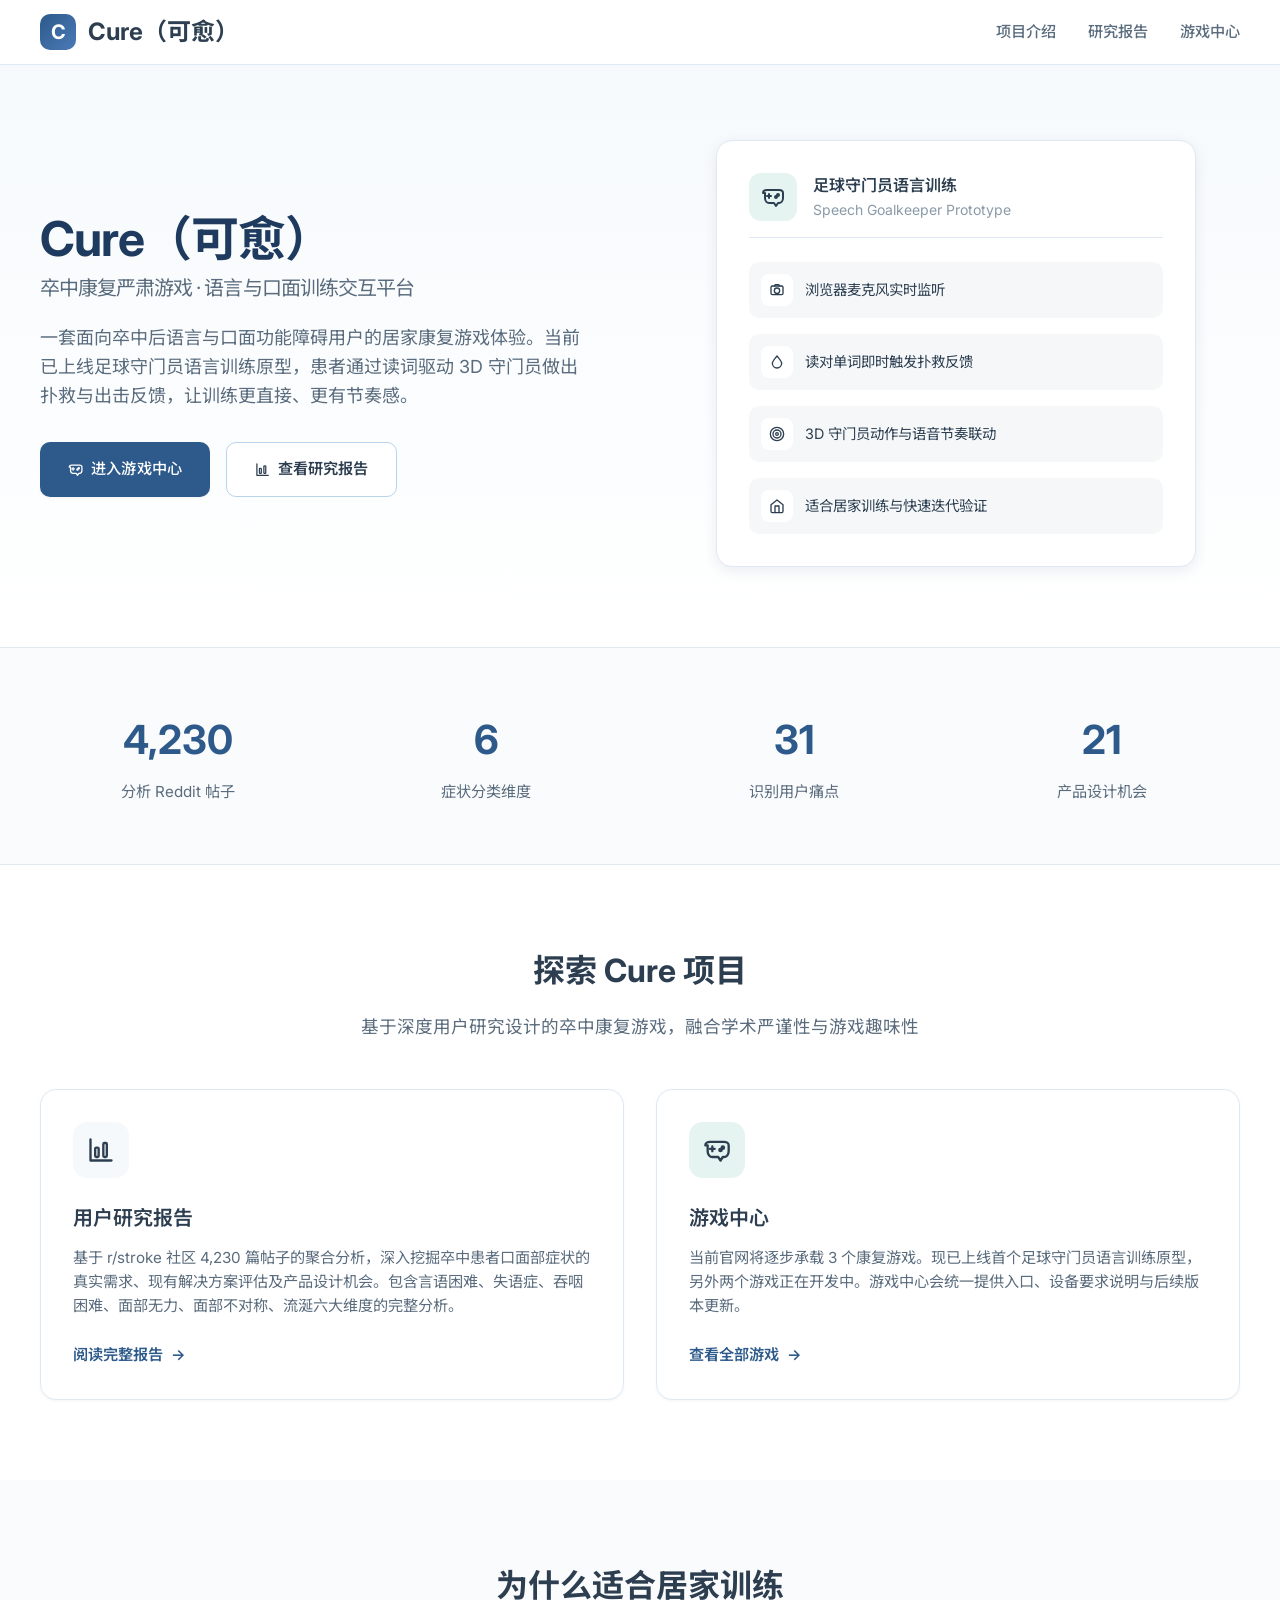
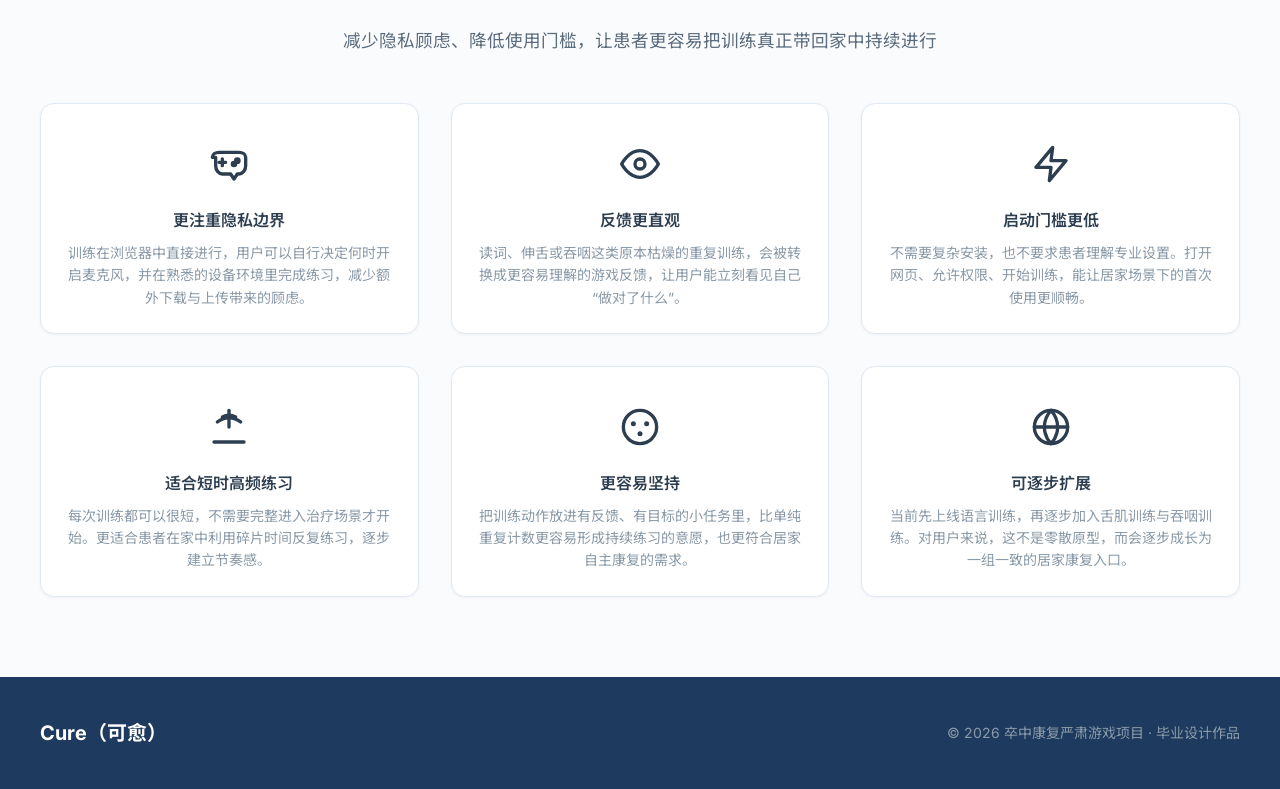
<file: index.html>
<!DOCTYPE html>
<html lang="zh-CN">
<head>
    <meta charset="UTF-8">
    <meta name="viewport" content="width=device-width, initial-scale=1.0">
    <title>Cure（可愈）- 卒中康复严肃游戏</title>
    <link rel="preconnect" href="https://fonts.googleapis.com">
    <link href="https://fonts.googleapis.com/css2?family=Inter:wght@300;400;500;600;700&family=Noto+Sans+SC:wght@300;400;500;600;700&display=swap" rel="stylesheet">
    <style>
        :root {
            --primary-900: #1e3a5f;
            --primary-700: #2d5a8a;
            --primary-500: #4a7ab8;
            --primary-300: #8ab4e0;
            --primary-200: #b8d4ed;
            --primary-100: #dfe9f3;
            --primary-50: #f5f9fc;
            --accent-700: #2d7a6a;
            --accent-500: #4a9b8a;
            --accent-100: #e6f4f1;
            --text-primary: #2c3e50;
            --text-secondary: #5a6c7d;
            --text-muted: #8a9aa8;
            --bg-white: #ffffff;
            --bg-base: #fafbfc;
            --bg-elevated: #f5f7f9;
            --border: #dfe9f3;
            --shadow-sm: 0 1px 3px rgba(30, 58, 95, 0.05);
            --shadow-md: 0 4px 14px rgba(30, 58, 95, 0.09);
            --shadow-lg: 0 12px 32px rgba(30, 58, 95, 0.13);
        }

        * {
            margin: 0;
            padding: 0;
            box-sizing: border-box;
        }

        body {
            font-family: 'Inter', 'Noto Sans SC', -apple-system, BlinkMacSystemFont, sans-serif;
            color: var(--text-primary);
            background: var(--bg-white);
            line-height: 1.6;
            -webkit-font-smoothing: antialiased;
        }

        .icon {
            width: 1em;
            height: 1em;
            display: inline-block;
            vertical-align: middle;
            stroke: currentColor;
            fill: none;
            stroke-width: 2;
            stroke-linecap: round;
            stroke-linejoin: round;
        }

        /* Navigation */
        .navbar {
            position: fixed;
            top: 0;
            left: 0;
            right: 0;
            background: rgba(255, 255, 255, 0.92);
            backdrop-filter: blur(12px);
            border-bottom: 1px solid var(--primary-100);
            z-index: 1000;
            padding: 0 2rem;
        }

        .nav-container {
            max-width: 1200px;
            margin: 0 auto;
            height: 64px;
            display: flex;
            align-items: center;
            justify-content: space-between;
        }

        .logo {
            display: flex;
            align-items: center;
            gap: 0.75rem;
            font-size: 1.5rem;
            font-weight: 700;
            color: var(--text-primary);
            text-decoration: none;
        }

        .logo-icon {
            width: 36px;
            height: 36px;
            background: linear-gradient(135deg, var(--primary-700), var(--primary-500));
            border-radius: 10px;
            display: flex;
            align-items: center;
            justify-content: center;
            color: white;
            font-size: 1.25rem;
        }

        .nav-links {
            display: flex;
            gap: 2rem;
            list-style: none;
        }

        .nav-links a {
            color: var(--text-secondary);
            text-decoration: none;
            font-weight: 500;
            font-size: 0.95rem;
            transition: color 0.2s;
            padding: 0.5rem 0;
        }

        .nav-links a:hover {
            color: var(--primary-700);
        }

        /* Hero Section */
        .hero {
            padding: 140px 2rem 80px;
            background: linear-gradient(180deg, var(--primary-50) 0%, var(--bg-white) 100%);
        }

        .hero-container {
            max-width: 1200px;
            margin: 0 auto;
            display: grid;
            grid-template-columns: 1fr 1fr;
            gap: 4rem;
            align-items: center;
        }

        .hero-content h1 {
            font-size: 3rem;
            font-weight: 700;
            line-height: 1.2;
            margin-bottom: 1.5rem;
            color: var(--primary-900);
            letter-spacing: -0.02em;
        }

        .hero-content h1 span {
            display: block;
            font-size: 1.25rem;
            font-weight: 400;
            color: var(--text-secondary);
            margin-top: 0.5rem;
        }

        .hero-description {
            font-size: 1.125rem;
            color: var(--text-secondary);
            margin-bottom: 2rem;
            max-width: 540px;
        }

        .hero-cta {
            display: flex;
            gap: 1rem;
            flex-wrap: wrap;
        }

        .btn {
            display: inline-flex;
            align-items: center;
            gap: 0.5rem;
            padding: 0.875rem 1.75rem;
            border-radius: 10px;
            font-weight: 600;
            font-size: 0.95rem;
            text-decoration: none;
            transition: all 0.2s;
            border: none;
            cursor: pointer;
        }

        .btn-primary {
            background: var(--primary-700);
            color: white;
            box-shadow: var(--shadow-sm);
            font-weight: 500;
            letter-spacing: 0.01em;
        }

        .btn-primary:hover {
            background: var(--primary-900);
            transform: translateY(-1px);
            box-shadow: var(--shadow-md);
        }

        .btn-secondary {
            background: var(--bg-white);
            color: var(--text-primary);
            border: 1px solid var(--primary-200);
        }

        .btn-secondary:hover {
            background: var(--primary-50);
            border-color: var(--primary-300);
        }

        .btn-accent {
            background: var(--accent-700);
            color: white;
            box-shadow: var(--shadow-sm);
        }

        .btn-accent:hover {
            background: var(--accent-700);
            filter: brightness(1.1);
            transform: translateY(-1px);
            box-shadow: var(--shadow-md);
        }

        .hero-visual {
            position: relative;
            display: flex;
            justify-content: center;
            align-items: center;
        }

        .hero-card {
            background: var(--bg-white);
            border-radius: 16px;
            box-shadow: var(--shadow-md);
            padding: 2rem;
            width: 100%;
            max-width: 480px;
            border: 1px solid var(--primary-100);
        }

        .hero-card-header {
            display: flex;
            align-items: center;
            gap: 1rem;
            margin-bottom: 1.5rem;
            padding-bottom: 1rem;
            border-bottom: 1px solid var(--border);
        }

        .hero-card-icon {
            width: 48px;
            height: 48px;
            background: var(--accent-100);
            border-radius: 12px;
            display: flex;
            align-items: center;
            justify-content: center;
            font-size: 1.5rem;
        }

        .hero-card-title {
            font-weight: 600;
            color: var(--text-primary);
        }

        .hero-card-subtitle {
            font-size: 0.875rem;
            color: var(--text-muted);
        }

        .feature-list {
            display: flex;
            flex-direction: column;
            gap: 1rem;
        }

        .feature-item {
            display: flex;
            align-items: center;
            gap: 0.75rem;
            padding: 0.75rem;
            background: var(--bg-elevated);
            border-radius: 10px;
            font-size: 0.9rem;
        }

        .feature-icon {
            width: 32px;
            height: 32px;
            background: var(--bg-white);
            border-radius: 8px;
            display: flex;
            align-items: center;
            justify-content: center;
            font-size: 1rem;
        }

        /* Stats Section */
        .stats {
            padding: 60px 2rem;
            background: var(--bg-base);
            border-top: 1px solid var(--primary-100);
            border-bottom: 1px solid var(--primary-100);
        }

        .stats-container {
            max-width: 1200px;
            margin: 0 auto;
            display: grid;
            grid-template-columns: repeat(4, 1fr);
            gap: 2rem;
            text-align: center;
        }

        .stat-item h3 {
            font-size: 2.5rem;
            font-weight: 700;
            color: var(--primary-700);
            margin-bottom: 0.5rem;
        }

        .stat-item p {
            color: var(--text-secondary);
            font-size: 0.95rem;
        }

        /* Sections */
        .section {
            padding: 80px 2rem;
        }

        .section-container {
            max-width: 1200px;
            margin: 0 auto;
        }

        .section-header {
            text-align: center;
            margin-bottom: 3rem;
        }

        .section-header h2 {
            font-size: 2rem;
            font-weight: 700;
            margin-bottom: 1rem;
            color: var(--text-primary);
        }

        .section-header p {
            color: var(--text-secondary);
            font-size: 1.1rem;
            max-width: 600px;
            margin: 0 auto;
        }

        /* Cards Grid */
        .cards-grid {
            display: grid;
            grid-template-columns: repeat(2, 1fr);
            gap: 2rem;
        }

        .card {
            background: var(--bg-white);
            border: 1px solid var(--primary-100);
            border-radius: 16px;
            padding: 2rem;
            box-shadow: var(--shadow-sm);
            transition: all 0.3s;
            display: flex;
            flex-direction: column;
        }

        .card:hover {
            border-color: var(--primary-300);
            box-shadow: var(--shadow-md);
            transform: translateY(-2px);
        }

        .card-icon {
            width: 56px;
            height: 56px;
            background: var(--primary-50);
            border-radius: 14px;
            display: flex;
            align-items: center;
            justify-content: center;
            font-size: 1.75rem;
            margin-bottom: 1.5rem;
        }

        .card-icon.green {
            background: var(--accent-100);
        }

        .card h3 {
            font-size: 1.25rem;
            font-weight: 600;
            margin-bottom: 0.75rem;
            color: var(--text-primary);
        }

        .card p {
            color: var(--text-secondary);
            font-size: 0.95rem;
            margin-bottom: 1.5rem;
            flex-grow: 1;
        }

        .card-link {
            display: inline-flex;
            align-items: center;
            gap: 0.5rem;
            color: var(--primary-700);
            font-weight: 600;
            font-size: 0.95rem;
            text-decoration: none;
            transition: gap 0.2s;
        }

        .card-link:hover {
            gap: 0.75rem;
        }

        /* Tech Stack */
        .tech-stack {
            background: var(--bg-base);
        }

        .tech-grid {
            display: grid;
            grid-template-columns: repeat(3, 1fr);
            gap: 2rem;
        }

        .tech-item {
            background: var(--bg-white);
            border: 1px solid var(--primary-100);
            border-radius: 14px;
            padding: 1.5rem;
            text-align: center;
            box-shadow: var(--shadow-sm);
            transition: all 0.2s;
        }

        .tech-item:hover {
            border-color: var(--primary-300);
            box-shadow: var(--shadow-md);
        }

        .tech-logo {
            font-size: 2.5rem;
            margin-bottom: 1rem;
        }

        .tech-item h4 {
            font-weight: 600;
            margin-bottom: 0.5rem;
        }

        .tech-item p {
            font-size: 0.875rem;
            color: var(--text-muted);
        }

        /* Footer */
        .footer {
            background: var(--primary-900);
            color: var(--bg-white);
            padding: 40px 2rem;
        }

        .footer-container {
            max-width: 1200px;
            margin: 0 auto;
            display: flex;
            justify-content: space-between;
            align-items: center;
        }

        .footer-logo {
            font-size: 1.25rem;
            font-weight: 700;
        }

        .footer-text {
            color: var(--text-muted);
            font-size: 0.875rem;
        }

        /* Responsive */
        @media (max-width: 968px) {
            .hero-container {
                grid-template-columns: 1fr;
                text-align: center;
            }

            .hero-content h1 {
                font-size: 2.25rem;
            }

            .hero-description {
                margin-left: auto;
                margin-right: auto;
            }

            .hero-cta {
                justify-content: center;
            }

            .stats-container {
                grid-template-columns: repeat(2, 1fr);
            }

            .cards-grid {
                grid-template-columns: 1fr;
            }

            .tech-grid {
                grid-template-columns: 1fr;
            }
        }

        @media (max-width: 640px) {
            .nav-links {
                display: none;
            }

            .hero-content h1 {
                font-size: 1.75rem;
            }

            .stats-container {
                grid-template-columns: 1fr;
            }
        }
    </style>
</head>
<body>
    <!-- Navigation -->
    <nav class="navbar">
        <div class="nav-container">
            <a href="#" class="logo">
                <div class="logo-icon">C</div>
                <span>Cure（可愈）</span>
            </a>
            <ul class="nav-links">
                <li><a href="#about">项目介绍</a></li>
                <li><a href="/report/">研究报告</a></li>
                <li><a href="/game/">游戏中心</a></li>
            </ul>
        </div>
    </nav>

    <!-- Hero Section -->
    <section class="hero">
        <div class="hero-container">
            <div class="hero-content">
                <h1>
                    Cure（可愈）
                    <span>卒中康复严肃游戏 · 语言与口面训练交互平台</span>
                </h1>
                <p class="hero-description">
                    一套面向卒中后语言与口面功能障碍用户的居家康复游戏体验。当前已上线足球守门员语言训练原型，患者通过读词驱动 3D 守门员做出扑救与出击反馈，让训练更直接、更有节奏感。
                </p>
                <div class="hero-cta">
                    <a href="/game/" class="btn btn-primary">
                        <svg class="icon" width="18" height="18"><use href="assets/icons.svg#gamepad"/></svg> 进入游戏中心
                    </a>
                    <a href="/report/" class="btn btn-secondary">
                        <svg class="icon" width="18" height="18"><use href="assets/icons.svg#chart"/></svg> 查看研究报告
                    </a>
                </div>
            </div>
            <div class="hero-visual">
                <div class="hero-card">
                    <div class="hero-card-header">
                        <div class="hero-card-icon"><svg class="icon" width="28" height="28"><use href="assets/icons.svg#gamepad"/></svg></div>
                        <div>
                            <div class="hero-card-title">足球守门员语言训练</div>
                            <div class="hero-card-subtitle">Speech Goalkeeper Prototype</div>
                        </div>
                    </div>
                    <div class="feature-list">
                        <div class="feature-item">
                            <div class="feature-icon"><svg class="icon" width="18" height="18"><use href="assets/icons.svg#camera"/></svg></div>
                            <span>浏览器麦克风实时监听</span>
                        </div>
                        <div class="feature-item">
                            <div class="feature-icon"><svg class="icon" width="18" height="18"><use href="assets/icons.svg#droplet"/></svg></div>
                            <span>读对单词即时触发扑救反馈</span>
                        </div>
                        <div class="feature-item">
                            <div class="feature-icon"><svg class="icon" width="18" height="18"><use href="assets/icons.svg#target"/></svg></div>
                            <span>3D 守门员动作与语音节奏联动</span>
                        </div>
                        <div class="feature-item">
                            <div class="feature-icon"><svg class="icon" width="18" height="18"><use href="assets/icons.svg#home"/></svg></div>
                            <span>适合居家训练与快速迭代验证</span>
                        </div>
                    </div>
                </div>
            </div>
        </div>
    </section>

    <!-- Stats Section -->
    <section class="stats">
        <div class="stats-container">
            <div class="stat-item">
                <h3>4,230</h3>
                <p>分析 Reddit 帖子</p>
            </div>
            <div class="stat-item">
                <h3>6</h3>
                <p>症状分类维度</p>
            </div>
            <div class="stat-item">
                <h3>31</h3>
                <p>识别用户痛点</p>
            </div>
            <div class="stat-item">
                <h3>21</h3>
                <p>产品设计机会</p>
            </div>
        </div>
    </section>

    <!-- Main Content -->
    <section class="section" id="about">
        <div class="section-container">
            <div class="section-header">
                <h2>探索 Cure 项目</h2>
                <p>基于深度用户研究设计的卒中康复游戏，融合学术严谨性与游戏趣味性</p>
            </div>
            <div class="cards-grid">
                <div class="card">
                    <div class="card-icon"><svg class="icon" width="28" height="28"><use href="assets/icons.svg#chart"/></svg></div>
                    <h3>用户研究报告</h3>
                    <p>基于 r/stroke 社区 4,230 篇帖子的聚合分析，深入挖掘卒中患者口面部症状的真实需求、现有解决方案评估及产品设计机会。包含言语困难、失语症、吞咽困难、面部无力、面部不对称、流涎六大维度的完整分析。</p>
                    <a href="/report/" class="card-link">
                        阅读完整报告 <span>→</span>
                    </a>
                </div>
                <div class="card">
                    <div class="card-icon green"><svg class="icon" width="28" height="28"><use href="assets/icons.svg#gamepad"/></svg></div>
                    <h3>游戏中心</h3>
                    <p>当前官网将逐步承载 3 个康复游戏。现已上线首个足球守门员语言训练原型，另外两个游戏正在开发中。游戏中心会统一提供入口、设备要求说明与后续版本更新。</p>
                    <a href="/game/" class="card-link">
                        查看全部游戏 <span>→</span>
                    </a>
                </div>
            </div>
        </div>
    </section>

    <!-- Advantages -->
    <section class="section tech-stack">
        <div class="section-container">
            <div class="section-header">
                <h2>为什么适合居家训练</h2>
                <p>减少隐私顾虑、降低使用门槛，让患者更容易把训练真正带回家中持续进行</p>
            </div>
            <div class="tech-grid">
                <div class="tech-item">
                    <div class="tech-logo"><svg class="icon" width="36" height="36"><use href="assets/icons.svg#gamepad"/></svg></div>
                    <h4>更注重隐私边界</h4>
                    <p>训练在浏览器中直接进行，用户可以自行决定何时开启麦克风，并在熟悉的设备环境里完成练习，减少额外下载与上传带来的顾虑。</p>
                </div>
                <div class="tech-item">
                    <div class="tech-logo"><svg class="icon" width="36" height="36"><use href="assets/icons.svg#eye"/></svg></div>
                    <h4>反馈更直观</h4>
                    <p>读词、伸舌或吞咽这类原本枯燥的重复训练，会被转换成更容易理解的游戏反馈，让用户能立刻看见自己“做对了什么”。</p>
                </div>
                <div class="tech-item">
                    <div class="tech-logo"><svg class="icon" width="36" height="36"><use href="assets/icons.svg#lightning"/></svg></div>
                    <h4>启动门槛更低</h4>
                    <p>不需要复杂安装，也不要求患者理解专业设置。打开网页、允许权限、开始训练，能让居家场景下的首次使用更顺畅。</p>
                </div>
                <div class="tech-item">
                    <div class="tech-logo"><svg class="icon" width="36" height="36"><use href="assets/icons.svg#antenna"/></svg></div>
                    <h4>适合短时高频练习</h4>
                    <p>每次训练都可以很短，不需要完整进入治疗场景才开始。更适合患者在家中利用碎片时间反复练习，逐步建立节奏感。</p>
                </div>
                <div class="tech-item">
                    <div class="tech-logo"><svg class="icon" width="36" height="36"><use href="assets/icons.svg#palette"/></svg></div>
                    <h4>更容易坚持</h4>
                    <p>把训练动作放进有反馈、有目标的小任务里，比单纯重复计数更容易形成持续练习的意愿，也更符合居家自主康复的需求。</p>
                </div>
                <div class="tech-item">
                    <div class="tech-logo"><svg class="icon" width="36" height="36"><use href="assets/icons.svg#globe"/></svg></div>
                    <h4>可逐步扩展</h4>
                    <p>当前先上线语言训练，再逐步加入舌肌训练与吞咽训练。对用户来说，这不是零散原型，而会逐步成长为一组一致的居家康复入口。</p>
                </div>
            </div>
        </div>
    </section>

    <!-- Footer -->
    <footer class="footer">
        <div class="footer-container">
            <div class="footer-logo">Cure（可愈）</div>
            <div class="footer-text">© 2026 卒中康复严肃游戏项目 · 毕业设计作品</div>
        </div>
    </footer>
</body>
</html>
</file>
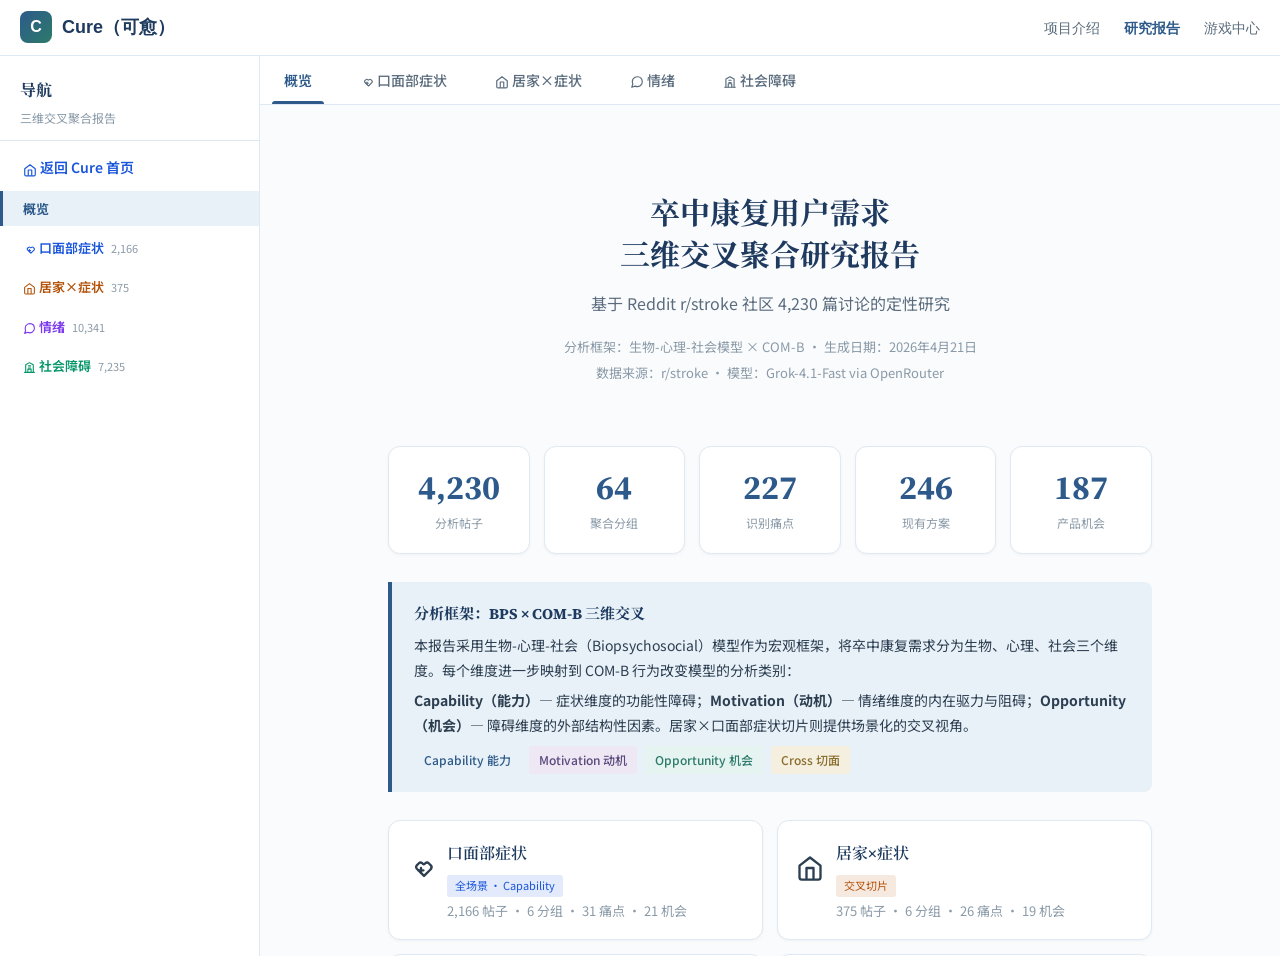
<file: report/index.html>
<!DOCTYPE html>
<html lang="zh-CN">
<head>
  <meta charset="UTF-8">
  <meta name="viewport" content="width=device-width, initial-scale=1.0">
  <title>概览 — 卒中康复聚合研究报告</title>
  <link rel="preconnect" href="https://fonts.googleapis.com"><link href="https://fonts.googleapis.com/css2?family=Noto+Serif+SC:wght@400;600;700&family=Noto+Sans+SC:wght@300;400;500;600&family=Source+Serif+4:ital,wght@0,400;0,600;0,700;1,400&display=swap" rel="stylesheet">
  <link rel="stylesheet" href="style.css">
</head>
<body>
<nav class="top-navbar">
  <a href="/" class="top-navbar-brand">
    <div class="top-navbar-logo">C</div>
    <span>Cure（可愈）</span>
  </a>
  <ul class="top-navbar-links">
    <li><a href="/">项目介绍</a></li>
    <li><a href="/report/" class="active">研究报告</a></li>
    <li><a href="/game/">游戏中心</a></li>
  </ul>
</nav>
  <button class="mobile-toggle" id="mobileToggle" aria-label="打开导航"><svg class="icon" width="20" height="20"><use href="../assets/icons.svg#menu"/></svg></button>
  <div class="sidebar-overlay" id="sidebarOverlay"></div>
  <nav class="sidebar" id="sidebar"><div class="sidebar-header">
      <a href="index.html" class="sidebar-brand">导航</a>
      <p class="sidebar-sub">三维交叉聚合报告</p>
    </div>
    <div class="sidebar-scroll">
<div class="sidebar-section"><a class="sidebar-section-title" href="/" style="color: #1a56db; font-size: 14px;"><svg class="icon" width="14" height="14"><use href="../assets/icons.svg#home"/></svg> 返回 Cure 首页</a></div>
<div class="sidebar-section"><div class="sidebar-section-title active">概览</div></div>
<div class="sidebar-section">
              <a class="sidebar-section-title" href="symptom.html" style="color:#1a56db"><svg class="icon" width="14" height="14"><use href="../assets/icons.svg#heart"/></svg> 口面部症状 <span class="sidebar-badge">2,166</span></a>
            </div>
<div class="sidebar-section">
              <a class="sidebar-section-title" href="home.html" style="color:#b45309"><svg class="icon" width="14" height="14"><use href="../assets/icons.svg#home"/></svg> 居家×症状 <span class="sidebar-badge">375</span></a>
            </div>
<div class="sidebar-section">
              <a class="sidebar-section-title" href="emotion.html" style="color:#7c3aed"><svg class="icon" width="14" height="14"><use href="../assets/icons.svg#chat"/></svg> 情绪 <span class="sidebar-badge">10,341</span></a>
            </div>
<div class="sidebar-section">
              <a class="sidebar-section-title" href="barrier.html" style="color:#059669"><svg class="icon" width="14" height="14"><use href="../assets/icons.svg#wall"/></svg> 社会障碍 <span class="sidebar-badge">7,235</span></a>
            </div>
</div></nav>
  <div class="main">
    <div class="tab-bar" id="tabBar"><a class="tab-btn active" href="index.html">概览</a><a class="tab-btn" href="symptom.html"><svg class="icon" width="14" height="14"><use href="../assets/icons.svg#heart"/></svg> 口面部症状</a><a class="tab-btn" href="home.html"><svg class="icon" width="14" height="14"><use href="../assets/icons.svg#home"/></svg> 居家×症状</a><a class="tab-btn" href="emotion.html"><svg class="icon" width="14" height="14"><use href="../assets/icons.svg#chat"/></svg> 情绪</a><a class="tab-btn" href="barrier.html"><svg class="icon" width="14" height="14"><use href="../assets/icons.svg#wall"/></svg> 社会障碍</a></div>
    <div class="content" id="contentScroller">
      <div class="content-inner">
    <div class="overview-hero">
      <h1 class="overview-title">卒中康复用户需求<br>三维交叉聚合研究报告</h1>
      <p class="overview-subtitle">基于 Reddit r/stroke 社区 4,230 篇讨论的定性研究</p>
      <p class="overview-meta">
        分析框架：生物-心理-社会模型 × COM-B · 生成日期：2026年4月21日<br>
        数据来源：r/stroke · 模型：Grok-4.1-Fast via OpenRouter
      </p>
    </div>
    <div class="overview-stats">
      <div class="stat-card"><div class="stat-num">4,230</div><div class="stat-label">分析帖子</div></div>
      <div class="stat-card"><div class="stat-num">64</div><div class="stat-label">聚合分组</div></div>
      <div class="stat-card"><div class="stat-num">227</div><div class="stat-label">识别痛点</div></div>
      <div class="stat-card"><div class="stat-num">246</div><div class="stat-label">现有方案</div></div>
      <div class="stat-card"><div class="stat-num">187</div><div class="stat-label">产品机会</div></div>
    </div>
    <div class="framework-note">
      <h3>分析框架：BPS × COM-B 三维交叉</h3>
      <p>本报告采用生物-心理-社会（Biopsychosocial）模型作为宏观框架，将卒中康复需求分为生物、心理、社会三个维度。每个维度进一步映射到 COM-B 行为改变模型的分析类别：</p>
      <p><strong>Capability（能力）</strong>— 症状维度的功能性障碍；<strong>Motivation（动机）</strong>— 情绪维度的内在驱力与阻碍；<strong>Opportunity（机会）</strong>— 障碍维度的外部结构性因素。居家×口面部症状切片则提供场景化的交叉视角。</p>
      <div class="com-b-tags">
        <span class="com-b-tag-inline tag-capability">Capability 能力</span>
        <span class="com-b-tag-inline tag-motivation">Motivation 动机</span>
        <span class="com-b-tag-inline tag-opportunity">Opportunity 机会</span>
        <span class="com-b-tag-inline tag-cross">Cross 切面</span>
      </div>
    </div>
    <div class="dim-cards">
      <a class="dim-card" href="symptom.html" style="--card-color:#1a56db">
        <div class="dim-card-icon"><svg class="icon" width="24" height="24"><use href="../assets/icons.svg#heart"/></svg></div>
        <div class="dim-card-body">
          <h3>口面部症状</h3>
          <span class="dim-card-badge" style="background:#1a56db20;color:#1a56db">全场景 · Capability</span>
          <p>2,166 帖子 · 6 分组 · 31 痛点 · 21 机会</p>
        </div>
      </a>
      <a class="dim-card" href="home.html" style="--card-color:#b45309">
        <div class="dim-card-icon"><svg class="icon" width="24" height="24"><use href="../assets/icons.svg#home"/></svg></div>
        <div class="dim-card-body">
          <h3>居家×症状</h3>
          <span class="dim-card-badge" style="background:#b4530920;color:#b45309">交叉切片</span>
          <p>375 帖子 · 6 分组 · 26 痛点 · 19 机会</p>
        </div>
      </a>
      <a class="dim-card" href="emotion.html" style="--card-color:#7c3aed">
        <div class="dim-card-icon"><svg class="icon" width="24" height="24"><use href="../assets/icons.svg#chat"/></svg></div>
        <div class="dim-card-body">
          <h3>情绪</h3>
          <span class="dim-card-badge" style="background:#7c3aed20;color:#7c3aed">Motivation</span>
          <p>10,341 帖子 · 35 分组 · 104 痛点 · 93 机会</p>
        </div>
      </a>
      <a class="dim-card" href="barrier.html" style="--card-color:#059669">
        <div class="dim-card-icon"><svg class="icon" width="24" height="24"><use href="../assets/icons.svg#wall"/></svg></div>
        <div class="dim-card-body">
          <h3>社会障碍</h3>
          <span class="dim-card-badge" style="background:#05966920;color:#059669">Opportunity</span>
          <p>7,235 帖子 · 17 分组 · 66 痛点 · 54 机会</p>
        </div>
      </a></div>
    <footer class="footer">
      本报告由自动化定性分析流水线生成。所有引述均从 Reddit 原帖中直接抽取，未经修改。<br>
      分析方法：Map-Reduce 三维交叉聚合（BPS × COM-B） · 模型: Grok-4.1-Fast · 生成时间: 2026-04-21T15:16:12.521278
    </footer></div>
    </div>
  </div>
  <button class="back-top" id="backTop" title="回到顶部">↑</button>
  <script src="nav.js"></script>
</body>
</html>
</file>
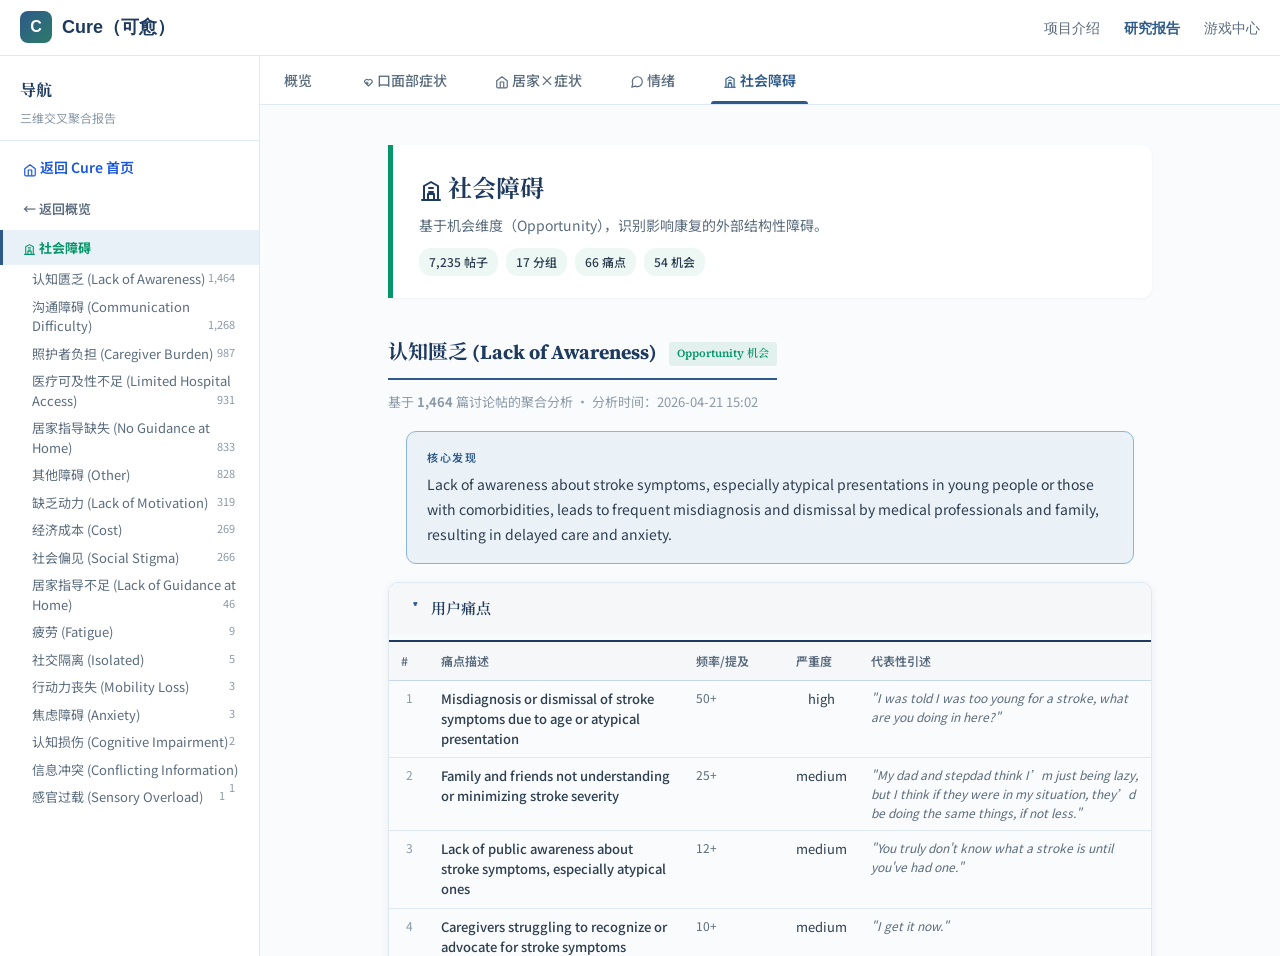
<file: report/barrier.html>
<!DOCTYPE html>
<html lang="zh-CN">
<head>
  <meta charset="UTF-8">
  <meta name="viewport" content="width=device-width, initial-scale=1.0">
  <title>社会障碍 — 卒中康复聚合研究报告</title>
  <link rel="preconnect" href="https://fonts.googleapis.com"><link href="https://fonts.googleapis.com/css2?family=Noto+Serif+SC:wght@400;600;700&family=Noto+Sans+SC:wght@300;400;500;600&family=Source+Serif+4:ital,wght@0,400;0,600;0,700;1,400&display=swap" rel="stylesheet">
  <link rel="stylesheet" href="style.css">
</head>
<body>
<nav class="top-navbar">
  <a href="/" class="top-navbar-brand">
    <div class="top-navbar-logo">C</div>
    <span>Cure（可愈）</span>
  </a>
  <ul class="top-navbar-links">
    <li><a href="/">项目介绍</a></li>
    <li><a href="/report/" class="active">研究报告</a></li>
    <li><a href="/game/">游戏中心</a></li>
  </ul>
</nav>
  <button class="mobile-toggle" id="mobileToggle" aria-label="打开导航"><svg class="icon" width="20" height="20"><use href="../assets/icons.svg#menu"/></svg></button>
  <div class="sidebar-overlay" id="sidebarOverlay"></div>
  <nav class="sidebar" id="sidebar"><div class="sidebar-header">
      <a href="index.html" class="sidebar-brand">导航</a>
      <p class="sidebar-sub">三维交叉聚合报告</p>
    </div>
    <div class="sidebar-scroll">
<div class="sidebar-section"><a class="sidebar-section-title" href="/" style="color: #1a56db; font-size: 14px;"><svg class="icon" width="14" height="14"><use href="../assets/icons.svg#home"/></svg> 返回 Cure 首页</a></div>
<div class="sidebar-section"><a class="sidebar-section-title" href="index.html">← 返回概览</a></div>
<div class="sidebar-section"><div class="sidebar-section-title active" style="color:#059669"><svg class="icon" width="14" height="14"><use href="../assets/icons.svg#wall"/></svg> 社会障碍</div><ul class="sidebar-group-list">
<li class="sidebar-item"><a href="#lack_of_awareness">认知匮乏 (Lack of Awareness) <span class="sidebar-count">1,464</span></a></li>
<li class="sidebar-item"><a href="#communication_difficulty">沟通障碍 (Communication Difficulty) <span class="sidebar-count">1,268</span></a></li>
<li class="sidebar-item"><a href="#caregiver_burden">照护者负担 (Caregiver Burden) <span class="sidebar-count">987</span></a></li>
<li class="sidebar-item"><a href="#limited_hospital_access">医疗可及性不足 (Limited Hospital Access) <span class="sidebar-count">931</span></a></li>
<li class="sidebar-item"><a href="#no_guidance_at_home">居家指导缺失 (No Guidance at Home) <span class="sidebar-count">833</span></a></li>
<li class="sidebar-item"><a href="#other">其他障碍 (Other) <span class="sidebar-count">828</span></a></li>
<li class="sidebar-item"><a href="#lack_of_motivation">缺乏动力 (Lack of Motivation) <span class="sidebar-count">319</span></a></li>
<li class="sidebar-item"><a href="#cost">经济成本 (Cost) <span class="sidebar-count">269</span></a></li>
<li class="sidebar-item"><a href="#social_stigma">社会偏见 (Social Stigma) <span class="sidebar-count">266</span></a></li>
<li class="sidebar-item"><a href="#lack_of_guidance_at_home">居家指导不足 (Lack of Guidance at Home) <span class="sidebar-count">46</span></a></li>
<li class="sidebar-item"><a href="#fatigue">疲劳 (Fatigue) <span class="sidebar-count">9</span></a></li>
<li class="sidebar-item"><a href="#isolated">社交隔离 (Isolated) <span class="sidebar-count">5</span></a></li>
<li class="sidebar-item"><a href="#mobility_loss">行动力丧失 (Mobility Loss) <span class="sidebar-count">3</span></a></li>
<li class="sidebar-item"><a href="#anxiety">焦虑障碍 (Anxiety) <span class="sidebar-count">3</span></a></li>
<li class="sidebar-item"><a href="#cognitive_impairment">认知损伤 (Cognitive Impairment) <span class="sidebar-count">2</span></a></li>
<li class="sidebar-item"><a href="#conflicting_information">信息冲突 (Conflicting Information) <span class="sidebar-count">1</span></a></li>
<li class="sidebar-item"><a href="#sensory_overload">感官过载 (Sensory Overload) <span class="sidebar-count">1</span></a></li>
</ul></div>
</div></nav>
  <div class="main">
    <div class="tab-bar" id="tabBar"><a class="tab-btn" href="index.html">概览</a><a class="tab-btn" href="symptom.html"><svg class="icon" width="14" height="14"><use href="../assets/icons.svg#heart"/></svg> 口面部症状</a><a class="tab-btn" href="home.html"><svg class="icon" width="14" height="14"><use href="../assets/icons.svg#home"/></svg> 居家×症状</a><a class="tab-btn" href="emotion.html"><svg class="icon" width="14" height="14"><use href="../assets/icons.svg#chat"/></svg> 情绪</a><a class="tab-btn active" href="barrier.html"><svg class="icon" width="14" height="14"><use href="../assets/icons.svg#wall"/></svg> 社会障碍</a></div>
    <div class="content" id="contentScroller">
      <div class="content-inner">
    <div class="dim-header" style="border-left-color:#059669">
      <h1 class="dim-heading"><svg class="icon" width="14" height="14"><use href="../assets/icons.svg#wall"/></svg> 社会障碍</h1>
      <p class="dim-subtitle">基于机会维度（Opportunity），识别影响康复的外部结构性障碍。</p>
      <div class="dim-stats">
        <span class="dim-stat" style="background:#05966912">7,235 帖子</span>
        <span class="dim-stat" style="background:#05966912">17 分组</span>
        <span class="dim-stat" style="background:#05966912">66 痛点</span>
        <span class="dim-stat" style="background:#05966912">54 机会</span>
      </div>
    </div>
    <section class="chapter" id="lack_of_awareness">
      <h2>认知匮乏 (Lack of Awareness) <span class="com-b-tag" style="background:#05966918;color:#059669">Opportunity 机会</span></h2>
      <p class="chapter-meta">基于 <strong>1,464</strong> 篇讨论帖的聚合分析 · 分析时间：2026-04-21 15:02</p>
      <div class="insight-box"><div class="insight-marker">核心发现</div><p>Lack of awareness about stroke symptoms, especially atypical presentations in young people or those with comorbidities, leads to frequent misdiagnosis and dismissal by medical professionals and family, resulting in delayed care and anxiety.</p></div>
      <details open><summary>用户痛点</summary><table class="data-table"><thead>
      <tr><th width="40">#</th><th>痛点描述</th><th width="100">频率/提及</th><th width="70">严重度</th><th>代表性引述</th></tr>
    </thead><tbody><tr>
          <td class="row-num">1</td>
          <td class="pain-desc">Misdiagnosis or dismissal of stroke symptoms due to age or atypical presentation</td>
          <td class="pain-freq">50+</td>
          <td class="center">high</td>
          <td class="pain-quote"><em>"I was told I was too young for a stroke, what are you doing in here?"</em></td></tr><tr>
          <td class="row-num">2</td>
          <td class="pain-desc">Family and friends not understanding or minimizing stroke severity</td>
          <td class="pain-freq">25+</td>
          <td class="center">medium</td>
          <td class="pain-quote"><em>"My dad and stepdad think I’m just being lazy, but I think if they were in my situation, they’d be doing the same things, if not less."</em></td></tr><tr>
          <td class="row-num">3</td>
          <td class="pain-desc">Lack of public awareness about stroke symptoms, especially atypical ones</td>
          <td class="pain-freq">12+</td>
          <td class="center">medium</td>
          <td class="pain-quote"><em>"You truly don&#x27;t know what a stroke is until you&#x27;ve had one."</em></td></tr><tr>
          <td class="row-num">4</td>
          <td class="pain-desc">Caregivers struggling to recognize or advocate for stroke symptoms</td>
          <td class="pain-freq">10+</td>
          <td class="center">medium</td>
          <td class="pain-quote"><em>"I get it now."</em></td></tr><tr>
          <td class="row-num">5</td>
          <td class="pain-desc">Lack of patient/family awareness of own deficits (anosognosia)</td>
          <td class="pain-freq">10+</td>
          <td class="center">medium</td>
          <td class="pain-quote"><em>""</em></td></tr><tr>
          <td class="row-num">6</td>
          <td class="pain-desc">Family/friends misunderstanding invisible symptoms</td>
          <td class="pain-freq">10+</td>
          <td class="center">medium</td>
          <td class="pain-quote"><em>""</em></td></tr></tbody></table></details>
      <details open><summary>典型用户画像</summary><table class="data-table"><thead>
      <tr><th width="40">#</th><th>用户画像</th><th width="80">估计数量</th><th>人口特征</th><th>核心需求</th></tr>
    </thead><tbody><tr>
          <td class="row-num">1</td>
          <td>Young stroke survivors dismissed due to age</td>
          <td class="center">50+</td>
          <td>20s-30s or under 40</td>
          <td>validation、diagnosis、second opinions</td></tr><tr>
          <td class="row-num">2</td>
          <td>Caregivers of patients with strokes or TIAs</td>
          <td class="center">20+</td>
          <td>elderly parents</td>
          <td>awareness、advocacy、safety strategies、prognosis clarity</td></tr><tr>
          <td class="row-num">3</td>
          <td>People with comorbidities where symptoms are misattributed</td>
          <td class="center">—</td>
          <td></td>
          <td>differential diagnosis</td></tr><tr>
          <td class="row-num">4</td>
          <td>Caregivers of patients with anosognosia/lack of insight</td>
          <td class="center">10+</td>
          <td></td>
          <td>safety strategies、prognosis clarity</td></tr></tbody></table></details>
      <details open><summary>现有解决方案评估</summary><table class="data-table"><thead>
          <tr><th width="40">#</th><th>现有方案</th><th width="70">效果</th><th width="60">提及</th><th>优点</th><th>局限性</th></tr>
        </thead><tbody><tr>
              <td class="row-num">1</td>
              <td class="sol-name">Self-advocacy and second opinions</td>
              <td class="center"><span class="tag tag-muted">未知</span></td>
              <td class="center">—</td>
              <td class="pro-text">—</td>
              <td class="con-text">—</td></tr><tr>
              <td class="row-num">2</td>
              <td class="sol-name">Online communities for validation</td>
              <td class="center"><span class="tag tag-muted">未知</span></td>
              <td class="center">—</td>
              <td class="pro-text">—</td>
              <td class="con-text">—</td></tr><tr>
              <td class="row-num">3</td>
              <td class="sol-name">FAST/BEFAST self-checks</td>
              <td class="center"><span class="tag tag-muted">未知</span></td>
              <td class="center">—</td>
              <td class="pro-text">—</td>
              <td class="con-text">—</td></tr><tr>
              <td class="row-num">4</td>
              <td class="sol-name">MRI over CT for better detection</td>
              <td class="center"><span class="tag tag-muted">未知</span></td>
              <td class="center">—</td>
              <td class="pro-text">—</td>
              <td class="con-text">—</td></tr></tbody></table></details>
      <details open><summary>产品设计机会</summary><div class="findings-list">
        <div class="finding-block">
          <div class="finding-header"><span class="finding-num">机会 1</span><span class="finding-title">Educational tool for atypical stroke symptoms and age bias</span></div>
          <p class="finding-meta"><strong>优先级：</strong>高</p><p class="finding-body"><strong>潜在影响：</strong>Addresses misdiagnosis in young/atypical cases</p><blockquote class="evidence">"Lack of public awareness about stroke symptoms, especially atypical ones (freq: 12); Educational resource on atypical stroke presentations in young adults"</blockquote>
        </div>
        <div class="finding-block">
          <div class="finding-header"><span class="finding-num">机会 2</span><span class="finding-title">Symptom tracker for caregivers to document and advocate</span></div>
          <p class="finding-meta"><strong>优先级：</strong>中</p><p class="finding-body"><strong>潜在影响：</strong>Improves caregiver advocacy</p><blockquote class="evidence">"Caregivers struggling to recognize or advocate for stroke symptoms (freq: 10)"</blockquote>
        </div>
        <div class="finding-block">
          <div class="finding-header"><span class="finding-num">机会 3</span><span class="finding-title">Patient advocacy tool for requesting specific tests (MRI, bubble study) and documenting refusals</span></div>
          <p class="finding-meta"><strong>优先级：</strong>中</p><p class="finding-body"><strong>潜在影响：</strong>Reduces delayed care</p><blockquote class="evidence">"Second opinions or changing doctors → Limitation: time-consuming, access barriers"</blockquote>
        </div></div></details>
      <details open><summary>代表性引述</summary><div class="quotes-section">
        <div class="quote-block">
          <blockquote>"I was told I was too young for a stroke, what are you doing in here?"</blockquote>
          <div class="quote-attribution">—— <strong>幸存者</strong> <span class="quote-context">| dismissal due to age</span></div>
          <p class="quote-insight"><em>为何重要：Illustrates age bias in misdiagnosis</em></p>
        </div>
        <div class="quote-block">
          <blockquote>"My dad and stepdad think I’m just being lazy, but I think if they were in my situation, they’d be doing the same things, if not less."</blockquote>
          <div class="quote-attribution">—— <strong>幸存者</strong> <span class="quote-context">| family minimizing severity</span></div>
          <p class="quote-insight"><em>为何重要：Shows family lack of understanding</em></p>
        </div>
        <div class="quote-block">
          <blockquote>"You truly don&#x27;t know what a stroke is until you&#x27;ve had one."</blockquote>
          <div class="quote-attribution">—— <strong>幸存者</strong> <span class="quote-context">| public awareness gap</span></div>
          <p class="quote-insight"><em>为何重要：Highlights general lack of awareness</em></p>
        </div>
        <div class="quote-block">
          <blockquote>"I get it now."</blockquote>
          <div class="quote-attribution">—— <strong>照护者</strong> <span class="quote-context">| caregiver realization</span></div>
          <p class="quote-insight"><em>为何重要：Caregiver awareness struggle</em></p>
        </div>
        <div class="quote-block">
          <blockquote>"You mentioned afib. Has there been a echocardiogram scan of your heart to determine if there isn&#x27;t a tumor or blockage in your heart?&quot; [caregiver]"</blockquote>
          <div class="quote-attribution">—— <strong>照护者</strong> <span class="quote-context">| advocacy for tests</span></div>
          <p class="quote-insight"><em>为何重要：Example of caregiver advocacy need</em></p>
        </div>
        <div class="quote-block">
          <blockquote>"Initial medical dismissal of symptoms"</blockquote>
          <div class="quote-attribution">—— <strong>幸存者</strong> <span class="quote-context">| medical dismissal</span></div>
          <p class="quote-insight"><em>为何重要：Direct pain point</em></p>
        </div>
        <div class="quote-block">
          <blockquote>"Patients with complex comorbidities and atypical stroke symptoms may fall through diagnostic cracks despite appropriate initial testing, leading to significant anxiety and delayed care."</blockquote>
          <div class="quote-attribution">—— <strong>幸存者</strong> <span class="quote-context">| atypical symptoms and comorbidities</span></div>
          <p class="quote-insight"><em>为何重要：Describes consequences of lack of awareness</em></p>
        </div></div></details>
    </section>
    <section class="chapter" id="communication_difficulty">
      <h2>沟通障碍 (Communication Difficulty) <span class="com-b-tag" style="background:#05966918;color:#059669">Opportunity 机会</span></h2>
      <p class="chapter-meta">基于 <strong>1,268</strong> 篇讨论帖的聚合分析 · 分析时间：2026-04-21 15:05</p>
      <div class="insight-box"><div class="insight-marker">核心发现</div><p>Stroke survivors with aphasia often retain comprehension but struggle with expression, leading to profound frustration, caregiver burnout, and social isolation, with current tools limited by motor ability, cost, and lack of personalization.</p></div>
      <details open><summary>用户痛点</summary><table class="data-table"><thead>
      <tr><th width="40">#</th><th>痛点描述</th><th width="100">频率/提及</th><th width="70">严重度</th><th>代表性引述</th></tr>
    </thead><tbody><tr>
          <td class="row-num">1</td>
          <td class="pain-desc">Inability to communicate needs or thoughts despite awareness</td>
          <td class="pain-freq">&gt;1050</td>
          <td class="center">high</td>
          <td class="pain-quote"><em>"I knew what I wanted to say but the wrong words came out. Well, wrong syllables. Or the idea was there but I couldn’t find the word for it, even in my head, to myself."</em></td></tr><tr>
          <td class="row-num">2</td>
          <td class="pain-desc">Frustration and emotional distress from communication breakdowns</td>
          <td class="pain-freq">&gt;1000</td>
          <td class="center">high</td>
          <td class="pain-quote"><em>"she tells me all the time that her life is over... she can&#x27;t remember things anymore. She said it feels like everything just &quot;falls out of her brain&quot; now."</em></td></tr><tr>
          <td class="row-num">3</td>
          <td class="pain-desc">Caregiver burnout from constant translation and emotional strain or feeling helpless</td>
          <td class="pain-freq">&gt;300</td>
          <td class="center">high</td>
          <td class="pain-quote"><em>"Caregivers feeling helpless or &#x27;useless&#x27; despite being present"</em></td></tr><tr>
          <td class="row-num">4</td>
          <td class="pain-desc">Family misunderstanding or infantilization</td>
          <td class="pain-freq">&gt;200</td>
          <td class="center">high</td>
          <td class="pain-quote"><em>"Family misunderstanding or infantilization"</em></td></tr><tr>
          <td class="row-num">5</td>
          <td class="pain-desc">Social isolation due to aphasia</td>
          <td class="pain-freq">&gt;200</td>
          <td class="center">high</td>
          <td class="pain-quote"><em>"I think aphasia is the loneliest parts of a stroke"</em></td></tr><tr>
          <td class="row-num">6</td>
          <td class="pain-desc">Difficulty interpreting or addressing unexpressed emotional needs of the patient</td>
          <td class="pain-freq">&gt;15</td>
          <td class="center">medium</td>
          <td class="pain-quote"><em>"Difficulty interpreting or addressing unexpressed emotional needs of the patient"</em></td></tr></tbody></table></details>
      <details open><summary>典型用户画像</summary><table class="data-table"><thead>
      <tr><th width="40">#</th><th>用户画像</th><th width="80">估计数量</th><th>人口特征</th><th>情绪状态</th><th>核心需求</th></tr>
    </thead><tbody><tr>
          <td class="row-num">1</td>
          <td>Caregivers of elderly parents (often daughter or wife)</td>
          <td class="center">—</td>
          <td>patients 60-90+ years old, acute/subacute</td><td>burnout, helpless, useless</td>
          <td>prognostic clarity、emotional support、communication strategies</td></tr><tr>
          <td class="row-num">2</td>
          <td>Spouses/partners</td>
          <td class="center">—</td>
          <td>middle-aged adults (30-60 years old)</td><td></td>
          <td>relationship support、motivation strategies、emotional validation</td></tr><tr>
          <td class="row-num">3</td>
          <td>Young adult children (20s-30s) as sole caregivers</td>
          <td class="center">—</td>
          <td></td><td></td>
          <td>financial/legal guidance、respite care、burnout management</td></tr><tr>
          <td class="row-num">4</td>
          <td>Stroke survivor with aphasia</td>
          <td class="center">—</td>
          <td></td><td>frustration</td>
          <td>peer validation、recovery stories、coping strategies</td></tr></tbody></table></details>
      <details open><summary>现有解决方案评估</summary><table class="data-table"><thead>
          <tr><th width="40">#</th><th>现有方案</th><th width="70">普遍性</th><th>效果概述</th><th>主要局限</th></tr>
        </thead><tbody><tr>
              <td class="row-num">1</td>
              <td class="sol-name">Communication boards/picture cards/symbol cards</td>
              <td class="center">high</td>
              <td class="pro-text">Used but often rejected</td>
              <td class="con-text">rejected as infantilizing, limited vocabulary, requires motor ability, too generic, patient may reject</td></tr><tr>
              <td class="row-num">2</td>
              <td class="sol-name">Apps (Constant Therapy, Tactus, TouchToTell)</td>
              <td class="center">medium</td>
              <td class="pro-text">Used for therapy</td>
              <td class="con-text">costly, English-only, overwhelming interface, requires tech access</td></tr><tr>
              <td class="row-num">3</td>
              <td class="sol-name">Singing/music therapy/familiar songs</td>
              <td class="center">medium</td>
              <td class="pro-text">Helps some speech</td>
              <td class="con-text">limited to familiar songs, not for all patients</td></tr><tr>
              <td class="row-num">4</td>
              <td class="sol-name">Speech therapy (inpatient/outpatient)</td>
              <td class="center">high</td>
              <td class="pro-text">Standard but slow</td>
              <td class="con-text">costly, access delays, slow progress, not always available</td></tr><tr>
              <td class="row-num">5</td>
              <td class="sol-name">Whiteboard and marker pens</td>
              <td class="center">medium</td>
              <td class="pro-text">Simple tool</td>
              <td class="con-text">Requires hand control</td></tr><tr>
              <td class="row-num">6</td>
              <td class="sol-name">Yes/no questions with nods or blinks</td>
              <td class="center">medium</td>
              <td class="pro-text">Basic</td>
              <td class="con-text">Limited to binary answers; hard to confirm intent</td></tr></tbody></table></details>
      <details open><summary>产品设计机会</summary><div class="findings-list">
        <div class="finding-block">
          <div class="finding-header"><span class="finding-num">机会 1</span><span class="finding-title">Simplified, customizable AAC apps for severe aphasia with multilingual support, large icons for elderly/cognitively impaired</span></div>
          <p class="finding-meta"><strong>优先级：</strong>高</p><p class="finding-body"><strong>潜在影响：</strong>Addresses cost, interface, language limitations</p><p class="finding-body"><strong>实施要点：</strong>Personalized digital communication boards with images/text/voice</p><blockquote class="evidence">"Apps limitations: costly, English-only, overwhelming interface"</blockquote>
        </div>
        <div class="finding-block">
          <div class="finding-header"><span class="finding-num">机会 2</span><span class="finding-title">Low-tech, dignity-preserving communication boards with emotions and personal items or personalized digital</span></div>
          <p class="finding-meta"><strong>优先级：</strong>高</p><p class="finding-body"><strong>潜在影响：</strong>Reduces rejection as infantilizing, generic</p><blockquote class="evidence">"Communication boards limitations: rejected as infantilizing, too generic"</blockquote>
        </div>
        <div class="finding-block">
          <div class="finding-header"><span class="finding-num">机会 3</span><span class="finding-title">Telehealth platforms with aphasia-specialized SLPs and interpreter services or integrated remote assistance tool</span></div>
          <p class="finding-meta"><strong>优先级：</strong>中</p><p class="finding-body"><strong>潜在影响：</strong>Improves access, remote help</p><p class="finding-body"><strong>实施要点：</strong>Combining video and device control</p><blockquote class="evidence">"Speech therapy access delays; caregiver remote iPad use"</blockquote>
        </div>
        <div class="finding-block">
          <div class="finding-header"><span class="finding-num">机会 4</span><span class="finding-title">Hands-free or eye-gaze communication devices</span></div>
          <p class="finding-meta"><strong>优先级：</strong>中</p><p class="finding-body"><strong>潜在影响：</strong>Overcomes motor limitations</p><blockquote class="evidence">"Whiteboard, boards require hand control/motor ability"</blockquote>
        </div>
        <div class="finding-block">
          <div class="finding-header"><span class="finding-num">机会 5</span><span class="finding-title">Family education modules on aphasia communication (dos/don’ts, emotional impact)</span></div>
          <p class="finding-meta"><strong>优先级：</strong>高</p><p class="finding-body"><strong>潜在影响：</strong>Reduces misunderstanding, burnout</p><blockquote class="evidence">"Family misunderstanding, caregiver burnout"</blockquote>
        </div></div></details>
      <details open><summary>代表性引述</summary><div class="quotes-section">
        <div class="quote-block">
          <blockquote>"I knew what I wanted to say but the wrong words came out. Well, wrong syllables. Or the idea was there but I couldn’t find the word for it, even in my head, to myself."</blockquote>
          <div class="quote-attribution">—— <strong>幸存者</strong> <span class="quote-context">| Describes aphasia experience</span></div>
          <p class="quote-insight"><em>为何重要：Illustrates retained awareness but expression failure, core pain</em></p>
        </div>
        <div class="quote-block">
          <blockquote>"I think aphasia is the loneliest parts of a stroke"</blockquote>
          <div class="quote-attribution">—— <strong>幸存者</strong> <span class="quote-context">| Social isolation</span></div>
          <p class="quote-insight"><em>为何重要：Highlights emotional toll and isolation</em></p>
        </div>
        <div class="quote-block">
          <blockquote>"When I had my stroke last year, I couldn’t speak so my family gave me a whiteboard and marker pens to communicate."</blockquote>
          <div class="quote-attribution">—— <strong>幸存者</strong> <span class="quote-context">| Acute phase tool use</span></div>
          <p class="quote-insight"><em>为何重要：Shows simple solutions attempted</em></p>
        </div>
        <div class="quote-block">
          <blockquote>"I got communication boards for him, but because he does not have good control of his hands right now."</blockquote>
          <div class="quote-attribution">—— <strong>照护者</strong> <span class="quote-context">| Motor limitation</span></div>
          <p class="quote-insight"><em>为何重要：Common solution limitation</em></p>
        </div>
        <div class="quote-block">
          <blockquote>"My father recently had a stroke. I live in a different country, and I want to be able to use his iPad with him to help him navigate it. His motor and cognitive abilities are significantly affected, s"</blockquote>
          <div class="quote-attribution">—— <strong>照护者</strong> <span class="quote-context">| Remote assistance need</span></div>
          <p class="quote-insight"><em>为何重要：Indicates remote caregiver challenges</em></p>
        </div></div></details>
    </section>
    <section class="chapter" id="caregiver_burden">
      <h2>照护者负担 (Caregiver Burden) <span class="com-b-tag" style="background:#05966918;color:#059669">Opportunity 机会</span></h2>
      <p class="chapter-meta">基于 <strong>987</strong> 篇讨论帖的聚合分析 · 分析时间：2026-04-21 15:08</p>
      <div class="insight-box"><div class="insight-marker">核心发现</div><p>Caregiver burden manifests primarily as emotional exhaustion, financial strain, family conflict, patient non-compliance, and lack of access to therapy, with young adult children and spouses of younger survivors being the most common profiles seeking emotional and practical support.</p></div>
      <details open><summary>用户痛点</summary><table class="data-table"><thead>
      <tr><th width="40">#</th><th>痛点描述</th><th width="100">频率/提及</th><th>代表性引述</th></tr>
    </thead><tbody><tr>
          <td class="row-num">1</td>
          <td class="pain-desc">Emotional exhaustion and burnout</td>
          <td class="pain-freq">high (mentioned in nearly all threads)</td>
          
          <td class="pain-quote"><em>"I’m tired. I’m so depressed. I’m trying to do everything I can. I’m out of money now that I can&#x27;t return to my job.&quot; [caregiver] Context: Describing the personal cost of caregiving after losing her job and spending months in the hospital"</em></td></tr><tr>
          <td class="row-num">2</td>
          <td class="pain-desc">Financial strain and lack of insurance/support</td>
          <td class="pain-freq">high (e.g., Threads 1, 5, 10, 18, 40, 55, 70, 82, 90, 111, 120, 130, 140, 170, 180, 210, 220, 240, 260, 270, 280, 290, 310, 340, 350, 360, 370, 380, 390, 400, 410, 420, 430, 440, 450, 460, 470, 480, 490, 500, 510, 520, 530, 540, 550, 560, 570, 580, 590, 600, 610, 620, 630, 640, 650, 660, 670, 680, 690, 700, 710, 720, 730, 740, 750, 760, 770, 780, 790, 800, 810, 820, 830, 840, 850, 860, 870, 880, 890, 900)</td>
          
          <td class="pain-quote"><em>"We are burned out.&quot; [caregiver] Context: Describing the emotional and physical toll of caregiving without support"</em></td></tr><tr>
          <td class="row-num">3</td>
          <td class="pain-desc">Family conflict and denial/resistance</td>
          <td class="pain-freq">high (e.g., Threads 4, 11, 18, 28, 40, 55, 70, 82, 90, 111, 120, 130, 140, 170, 180, 210, 220, 240, 260, 270, 280, 290, 310, 340, 350, 360, 370, 380, 390, 400, 410, 420, 430, 440, 450, 460, 470, 480, 490, 500, 510, 520, 530, 540, 550, 560, 570, 580, 590, 600, 610, 620, 630, 640, 650, 660, 670, 680, 690, 700, 710, 720, 730, 740, 750, 760, 770, 780, 790, 800, 810, 820, 830, 840, 850, 860, 870, 880, 890, 900)</td>
          
          <td class="pain-quote"><em>"My sister seems to think I’m delusional for trying so hard. She keeps telling me that mom won’t get any better than she is now...&quot; [caregiver] Context: Family conflict over rehab efforts"</em></td></tr><tr>
          <td class="row-num">4</td>
          <td class="pain-desc">Patient non-compliance/resistance to therapy</td>
          <td class="pain-freq">high (e.g., Threads 8, 9, 14, 16, 17, 23, 24, 37, 55, 70, 82, 90, 111, 120, 130, 140, 170, 180, 210, 220, 240, 260, 270, 280, 290, 310, 340, 350, 360, 370, 380, 390, 400, 410, 420, 430, 440, 450, 460, 470, 480, 490, 500, 510, 520, 530, 540, 550, 560, 570, 580, 590, 600, 610, 620, 630, 640, 650, 660, 670, 680, 690, 700, 710, 720, 730, 740, 750, 760, 770, 780, 790, 800, 810, 820, 830, 840, 850, 860, 870, 880, 890, 900)</td>
          
          <td class="pain-quote"><em>"He refuses any treatment. He trusts only puja, rituals, and superstitions.&quot; [caregiver] Context: Father refuses medical care post-stroke"</em></td></tr><tr>
          <td class="row-num">5</td>
          <td class="pain-desc">Lack of access to therapy/rehab</td>
          <td class="pain-freq">high (e.g., Threads 9, 14, 18, 40, 55, 70, 82, 90, 111, 120, 130, 140, 170, 180, 210, 220, 240, 260, 270, 280, 290, 310, 340, 350, 360, 370, 380, 390, 400, 410, 420, 430, 440, 450, 460, 470, 480, 490, 500, 510, 520, 530, 540, 550, 560, 570, 580, 590, 600, 610, 620, 630, 640, 650, 660, 670, 680, 690, 700, 710, 720, 730, 740, 750, 760, 770, 780, 790, 800, 810, 820, 830, 840, 850, 860, 870, 880, 890, 900)</td>
          
          <td class="pain-quote"><em>"They sent him home with nothing. No primary care doctor, no therapy, no appointments, nothing.&quot; [caregiver] Context: Lack of post-discharge care coordination"</em></td></tr></tbody></table></details>
      <details open><summary>典型用户画像</summary><table class="data-table"><thead>
      <tr><th width="40">#</th><th>用户画像</th><th width="80">估计数量</th><th>核心需求</th></tr>
    </thead><tbody><tr>
          <td class="row-num">1</td>
          <td>Adult children (20s-30s) caring for aging parents</td>
          <td class="center">high (e.g., Threads 1, 3, 4, 8, 10, 11, 18, 23, 24, 37, 40, 55, 70, 82, 90, 111, 120, 130, 140, 170, 180, 210, 220, 240, 260, 270, 280, 290, 310, 340, 350, 360, 370, 380, 390, 400, 410, 420, 430, 440, 450, 460, 470, 480, 490, 500, 510, 520, 530, 540, 550, 560, 570, 580, 590, 600, 610, 620, 630, 640, 650, 660, 670, 680, 690, 700, 710, 720, 730, 740, 750, 760, 770, 780, 790, 800, 810, 820, 830, 840, 850, 860, 870, 880, 890, 900)</td>
          
          <td>emotional support、financial aid、access to therapy</td></tr><tr>
          <td class="row-num">2</td>
          <td>Spouses/partners of younger survivors (30s-50s)</td>
          <td class="center">high (e.g., Threads 12, 14, 16, 17, 26, 35, 47, 57, 62, 66, 72, 81, 89, 92, 99, 120, 140, 170, 180, 210, 220, 240, 260, 270, 280, 290, 310, 340, 350, 360, 370, 380, 390, 400, 410, 420, 430, 440, 450, 460, 470, 480, 490, 500, 510, 520, 530, 540, 550, 560, 570, 580, 590, 600, 610, 620, 630, 640, 650, 660, 670, 680, 690, 700, 710, 720, 730, 740, 750, 760, 770, 780, 790, 800, 810, 820, 830, 840, 850, 860, 870, 880, 890, 900)</td>
          
          <td>emotional support、intimacy/relationship advice、respite care</td></tr></tbody></table></details>
      <details open><summary>现有解决方案评估</summary><table class="data-table"><thead>
          <tr><th width="40">#</th><th>现有方案</th><th width="70">效果</th><th width="60">提及</th><th>优点</th><th>局限性</th></tr>
        </thead><tbody><tr>
              <td class="row-num">1</td>
              <td class="sol-name">Therapy (PT/OT/ST)</td>
              <td class="center"><span class="tag tag-neutral">部分有效</span></td>
              <td class="center">high</td>
              <td class="pro-text">improves mobility, speech</td>
              <td class="con-text">costly；insurance limits；patient refusal；slow progress</td></tr><tr>
              <td class="row-num">2</td>
              <td class="sol-name">Antidepressants (e.g., Lexapro, Wellbutrin)</td>
              <td class="center"><span class="tag tag-positive">有效</span></td>
              <td class="center">medium</td>
              <td class="pro-text">reduces depression, anger</td>
              <td class="con-text">side effects；patient refusal</td></tr><tr>
              <td class="row-num">3</td>
              <td class="sol-name">Support groups (online/in-person)</td>
              <td class="center"><span class="tag tag-positive">有效</span></td>
              <td class="center">medium</td>
              <td class="pro-text">emotional validation</td>
              <td class="con-text">timing conflicts；not always available</td></tr><tr>
              <td class="row-num">4</td>
              <td class="sol-name">Legal planning (POA, guardianship)</td>
              <td class="center"><span class="tag tag-positive">有效</span></td>
              <td class="center">medium</td>
              <td class="pro-text">asset protection；decision-making authority</td>
              <td class="con-text">complex；costly；patient refusal</td></tr><tr>
              <td class="row-num">5</td>
              <td class="sol-name">Home modifications (grab bars, ramps, hospital bed)</td>
              <td class="center"><span class="tag tag-positive">有效</span></td>
              <td class="center">medium</td>
              <td class="pro-text">improves safety</td>
              <td class="con-text">expensive</td></tr></tbody></table></details>
      <details open><summary>产品设计机会</summary><div class="findings-list">
        <div class="finding-block">
          <div class="finding-header"><span class="finding-num">机会 1</span><span class="finding-title">Remote monitoring tools (cameras, apps like Snug)</span></div>
          <p class="finding-body"><strong>理据：</strong>Many caregivers are distant or working, fearing falls or emergencies when alone</p><p class="finding-meta">受影响用户估计：high</p><blockquote class="evidence">"I’m lying awake listening to hear him snoring... worrying he will have another stroke in his sleep and I won’t know until it’s too late.&quot; [Thread 750]"</blockquote>
        </div>
        <div class="finding-block">
          <div class="finding-header"><span class="finding-num">机会 2</span><span class="finding-title">Insurance navigation tools for rehab/SNF coverage</span></div>
          <p class="finding-body"><strong>理据：</strong>Frequent insurance denials and confusion about Medicare/Medicaid</p><p class="finding-meta">受影响用户估计：high</p><blockquote class="evidence">"The rehab facility said that patients are reevaluated at 21 and 28 days, and overwhelmingly most get sent off after 30 days.&quot; [Thread 584]"</blockquote>
        </div>
        <div class="finding-block">
          <div class="finding-header"><span class="finding-num">机会 3</span><span class="finding-title">AAC apps/boards for aphasia</span></div>
          <p class="finding-body"><strong>理据：</strong>Repeated mentions of communication barriers causing distress</p><p class="finding-meta">受影响用户估计：high</p><blockquote class="evidence">"I hate how hard it is to try communicating with a survivor long distance when they can no longer use their phone reliably&quot; [Thread 782]"</blockquote>
        </div>
        <div class="finding-block">
          <div class="finding-header"><span class="finding-num">机会 4</span><span class="finding-title">Respite care coordination platforms</span></div>
          <p class="finding-body"><strong>理据：</strong>Burnout from 24/7 care, no breaks</p><p class="finding-meta">受影响用户估计：high</p><blockquote class="evidence">"I literally cannot leave the house. I can barely take a shower.&quot; [Thread 611]"</blockquote>
        </div>
        <div class="finding-block">
          <div class="finding-header"><span class="finding-num">机会 5</span><span class="finding-title">Legal/financial planning tools (POA, Medicaid navigation)</span></div>
          <p class="finding-body"><strong>理据：</strong>Common confusion and delays in guardianship, asset protection</p><p class="finding-meta">受影响用户估计：medium</p><blockquote class="evidence">"We don&#x27;t even know where to start. There is no POA that we can find...&quot; [Thread 909]"</blockquote>
        </div></div></details>
      <details open><summary>代表性引述</summary><div class="quotes-section">
        <div class="quote-block">
          <blockquote>"I’m tired. I’m so depressed. I’m trying to do everything I can. I’m out of money now that I can&#x27;t return to my job."</blockquote>
          <div class="quote-attribution">—— <strong>照护者</strong> <span class="quote-context">| Thread 12: My (29M) wife (27F) had a stroke yesterday. I’m trying not to spiral</span></div>
          <p class="quote-insight"><em>研究意义：Emotional and financial exhaustion</em></p>
        </div>
        <div class="quote-block">
          <blockquote>"We are burned out."</blockquote>
          <div class="quote-attribution">—— <strong>照护者</strong> <span class="quote-context">| Thread 82: Dad had a stroke and hes unable/unwilling to make safe decisions. I don&#x27;t know what I can do</span></div>
          <p class="quote-insight"><em>研究意义：Burnout from family resistance</em></p>
        </div>
        <div class="quote-block">
          <blockquote>"My sister seems to think I’m delusional for trying so hard. She keeps telling me that mom won’t get any better than she is now..."</blockquote>
          <div class="quote-attribution">—— <strong>照护者</strong> <span class="quote-context">| Thread 14: Wife cries daily post stroke and its devastating.</span></div>
          <p class="quote-insight"><em>研究意义：Family conflict</em></p>
        </div>
        <div class="quote-block">
          <blockquote>"He refuses any treatment. He trusts only puja, rituals, and superstitions."</blockquote>
          <div class="quote-attribution">—— <strong>照护者</strong> <span class="quote-context">| Thread 742: Dad&#x27;s mild stroke (from a year ago) causing memory loss, anger, delusions, and risky driving – he refuses meds and won&#x27;t quit his auto-rickshaw. Indian family here, desperate for tips.</span></div>
          <p class="quote-insight"><em>研究意义：Patient non-compliance</em></p>
        </div>
        <div class="quote-block">
          <blockquote>"They sent him home with nothing. No primary care doctor, no therapy, no appointments, nothing."</blockquote>
          <div class="quote-attribution">—— <strong>照护者</strong> <span class="quote-context">| Thread 742: Dad&#x27;s mild stroke (from a year ago) causing memory loss, anger, delusions, and risky driving – he refuses meds and won&#x27;t quit his auto-rickshaw. Indian family here, desperate for tips.</span></div>
          <p class="quote-insight"><em>研究意义：Lack of access to therapy</em></p>
        </div>
        <div class="quote-block">
          <blockquote>"I’m tired of being a burden. I lost mobility half of my body. I can&#x27;t shower on own and I&#x27;m embarrassed about it."</blockquote>
          <div class="quote-attribution">—— <strong>幸存者</strong> <span class="quote-context">| Thread 71: I&#x27;m useless.</span></div>
          <p class="quote-insight"><em>研究意义：Patient feeling like a burden</em></p>
        </div>
        <div class="quote-block">
          <blockquote>"I feel like I’m living life for my mom and i have no time of my own to live mine."</blockquote>
          <div class="quote-attribution">—— <strong>照护者</strong> <span class="quote-context">| Thread 78: I am 19 and i feel as if i cannot live my own life.</span></div>
          <p class="quote-insight"><em>研究意义：Loss of personal life</em></p>
        </div></div></details>
    </section>
    <section class="chapter" id="limited_hospital_access">
      <h2>医疗可及性不足 (Limited Hospital Access) <span class="com-b-tag" style="background:#05966918;color:#059669">Opportunity 机会</span></h2>
      <p class="chapter-meta">基于 <strong>931</strong> 篇讨论帖的聚合分析 · 分析时间：2026-04-21 15:09</p>
      <div class="insight-box"><div class="insight-marker">核心发现</div><p>Limited hospital access manifests primarily through insurance denials for rehab, premature discharges, long specialist wait times, and rural barriers, forcing reliance on home exercises and advocacy.</p></div>
      <details open><summary>用户痛点</summary><table class="data-table"><thead>
      <tr><th width="40">#</th><th>痛点描述</th><th width="100">频率/提及</th><th>代表性引述</th></tr>
    </thead><tbody><tr>
          <td class="row-num">1</td>
          <td class="pain-desc">Insurance denials for inpatient rehab or therapy</td>
          <td class="pain-freq">20</td>
          
          <td class="pain-quote"><em>"BCBS Won&#x27;t Approve Acute Rehab"</em></td></tr><tr>
          <td class="row-num">2</td>
          <td class="pain-desc">Premature hospital or rehab discharge</td>
          <td class="pain-freq">25</td>
          
          <td class="pain-quote"><em>"Hospital premature discharges charge to acute rehab?"</em></td></tr><tr>
          <td class="row-num">3</td>
          <td class="pain-desc">Long wait times for specialists or therapy</td>
          <td class="pain-freq">15</td>
          
          <td class="pain-quote"><em>"Neurologists are impossible…"</em></td></tr><tr>
          <td class="row-num">4</td>
          <td class="pain-desc">Rural or geographic barriers to care</td>
          <td class="pain-freq">10</td>
          
          <td class="pain-quote"><em>"We also live in the middle of nowhere so the nearest stroke specialty place is 300 km away."</em></td></tr><tr>
          <td class="row-num">5</td>
          <td class="pain-desc">Lack of access to therapy due to no insurance or cost</td>
          <td class="pain-freq">12</td>
          
          <td class="pain-quote"><em>"Due to lack of insurance and the therapy affordability, we did not manage to get him a physical therapist and a speech therapist."</em></td></tr></tbody></table></details>
      <details open><summary>典型用户画像</summary><table class="data-table"><thead>
      <tr><th width="40">#</th><th>用户画像</th><th width="80">估计数量</th><th>核心需求</th></tr>
    </thead><tbody><tr>
          <td class="row-num">1</td>
          <td>Adult children caring for elderly parents</td>
          <td class="center">40</td>
          
          <td>insurance navigation、rehab access、emotional support</td></tr><tr>
          <td class="row-num">2</td>
          <td>Young stroke survivors (under 40)</td>
          <td class="center">25</td>
          
          <td>peer support、specialist access、return to work</td></tr><tr>
          <td class="row-num">3</td>
          <td>Rural or uninsured patients/caregivers</td>
          <td class="center">15</td>
          
          <td>home rehab resources、affordable care</td></tr></tbody></table></details>
      <details open><summary>现有解决方案评估</summary><table class="data-table"><thead>
          <tr><th width="40">#</th><th>现有方案</th><th width="70">效果</th><th width="60">提及</th><th>优点</th><th>局限性</th></tr>
        </thead><tbody><tr>
              <td class="row-num">1</td>
              <td class="sol-name">Appealing insurance denials</td>
              <td class="center"><span class="tag tag-neutral">部分有效</span></td>
              <td class="center">15</td>
              <td class="pro-text">can extend coverage</td>
              <td class="con-text">time-consuming；not guaranteed</td></tr><tr>
              <td class="row-num">2</td>
              <td class="sol-name">Home exercises via YouTube</td>
              <td class="center"><span class="tag tag-positive">有效</span></td>
              <td class="center">20</td>
              <td class="pro-text">free；accessible</td>
              <td class="con-text">lacks personalization；no professional feedback</td></tr><tr>
              <td class="row-num">3</td>
              <td class="sol-name">Social workers/case managers</td>
              <td class="center"><span class="tag tag-neutral">部分有效</span></td>
              <td class="center">12</td>
              <td class="pro-text">hospital resources</td>
              <td class="con-text">slow response；limited power</td></tr><tr>
              <td class="row-num">4</td>
              <td class="sol-name">Private pay or out-of-pocket therapy</td>
              <td class="center"><span class="tag tag-positive">有效</span></td>
              <td class="center">10</td>
              <td class="pro-text">immediate access</td>
              <td class="con-text">expensive</td></tr></tbody></table></details>
      <details open><summary>产品设计机会</summary><div class="findings-list">
        <div class="finding-block">
          <div class="finding-header"><span class="finding-num">机会 1</span><span class="finding-title">Insurance navigation and appeal toolkit</span></div>
          <p class="finding-body"><strong>理据：</strong>Frequent denials for rehab; appeals mentioned as partial solution but time-consuming</p><p class="finding-meta">受影响用户估计：50</p><blockquote class="evidence">"BCBS Won&#x27;t Approve Acute Rehab"</blockquote>
        </div>
        <div class="finding-block">
          <div class="finding-header"><span class="finding-num">机会 2</span><span class="finding-title">Home rehab platform with guided exercises and progress tracking</span></div>
          <p class="finding-body"><strong>理据：</strong>Many use YouTube but lack structure; rural/uninsured rely on it heavily</p><p class="finding-meta">受影响用户估计：60</p><blockquote class="evidence">"Due to lack of insurance and the therapy affordability, we did not manage to get him a physical therapist and a speech therapist."</blockquote>
        </div>
        <div class="finding-block">
          <div class="finding-header"><span class="finding-num">机会 3</span><span class="finding-title">Regional rehab facility directory with insurance compatibility</span></div>
          <p class="finding-body"><strong>理据：</strong>Geographic barriers and insurance mismatches common; users seek local options</p><p class="finding-meta">受影响用户估计：30</p><blockquote class="evidence">"We also live in the middle of nowhere so the nearest stroke specialty place is 300 km away."</blockquote>
        </div></div></details>
      <details open><summary>代表性引述</summary><div class="quotes-section">
        <div class="quote-block">
          <blockquote>"BCBS Won&#x27;t Approve Acute Rehab"</blockquote>
          <div class="quote-attribution">—— <strong>照护者</strong> <span class="quote-context">| Thread title about insurance denial</span></div>
          <p class="quote-insight"><em>研究意义：Common theme of insurance barriers</em></p>
        </div>
        <div class="quote-block">
          <blockquote>"Hospital premature discharges charge to acute rehab?"</blockquote>
          <div class="quote-attribution">—— <strong>照护者</strong> <span class="quote-context">| Thread about rushed discharge</span></div>
          <p class="quote-insight"><em>研究意义：Premature discharge concerns</em></p>
        </div>
        <div class="quote-block">
          <blockquote>"Neurologists are impossible…"</blockquote>
          <div class="quote-attribution">—— <strong>照护者</strong> <span class="quote-context">| Thread about specialist wait times</span></div>
          <p class="quote-insight"><em>研究意义：Long wait times for neurology</em></p>
        </div>
        <div class="quote-block">
          <blockquote>"Due to lack of insurance and the therapy affordability, we did not manage to get him a physical therapist and a speech therapist."</blockquote>
          <div class="quote-attribution">—— <strong>照护者</strong> <span class="quote-context">| Thread 518</span></div>
          <p class="quote-insight"><em>研究意义：Cost and access issues</em></p>
        </div></div></details>
    </section>
    <section class="chapter" id="no_guidance_at_home">
      <h2>居家指导缺失 (No Guidance at Home) <span class="com-b-tag" style="background:#05966918;color:#059669">Opportunity 机会</span></h2>
      <p class="chapter-meta">基于 <strong>833</strong> 篇讨论帖的聚合分析 · 分析时间：2026-04-21 15:10</p>
      <div class="insight-box"><div class="insight-marker">核心发现</div><p>Stroke survivors and caregivers frequently lack access to professional therapy due to insurance, cost, or location barriers, relying on free online resources like YouTube and DIY methods, but struggle with structure, personalization, and motivation.</p></div>
      <details open><summary>用户痛点</summary><table class="data-table"><thead>
      <tr><th width="40">#</th><th>痛点描述</th><th width="100">频率/提及</th><th>代表性引述</th></tr>
    </thead><tbody><tr>
          <td class="row-num">1</td>
          <td class="pain-desc">Lack of access to professional therapy due to insurance, cost, rural location, or discharge</td>
          <td class="pain-freq">high (mentioned in 200+ threads)</td>
          
          <td class="pain-quote"><em>"We can&#x27;t afford to get him physical therapy."</em></td></tr><tr>
          <td class="row-num">2</td>
          <td class="pain-desc">Discharge without home exercise plan or guidance</td>
          <td class="pain-freq">medium (mentioned in 100+ threads)</td>
          
          <td class="pain-quote"><em>"The hospital discharged him and determined no further rehabilitation was needed since..."</em></td></tr><tr>
          <td class="row-num">3</td>
          <td class="pain-desc">Difficulty finding reliable online or home rehab resources</td>
          <td class="pain-freq">medium (mentioned in 80+ threads)</td>
          
          <td class="pain-quote"><em>"I’m looking for additional resources to help with the process in virtual rehabilitation."</em></td></tr><tr>
          <td class="row-num">4</td>
          <td class="pain-desc">Caregiver overwhelm from lack of structure or support</td>
          <td class="pain-freq">medium (mentioned in 70+ threads)</td>
          
          <td class="pain-quote"><em>"I don’t even know where to start with figuring everything out."</em></td></tr></tbody></table></details>
      <details open><summary>典型用户画像</summary><table class="data-table"><thead>
      <tr><th width="40">#</th><th>用户画像</th><th width="80">估计数量</th><th>核心需求</th></tr>
    </thead><tbody><tr>
          <td class="row-num">1</td>
          <td>Caregivers for elderly parents (60s-90s)</td>
          <td class="center">high (400+ threads)</td>
          
          <td>home exercises、adaptive tools、insurance navigation</td></tr><tr>
          <td class="row-num">2</td>
          <td>Young adult survivors (20s-40s)</td>
          <td class="center">medium (150+ threads)</td>
          
          <td>fine motor recovery、return to work、emotional support</td></tr><tr>
          <td class="row-num">3</td>
          <td>Rural or financially constrained users</td>
          <td class="center">medium (100+ threads)</td>
          
          <td>free YouTube/apps、DIY solutions</td></tr></tbody></table></details>
      <details open><summary>现有解决方案评估</summary><table class="data-table"><thead>
          <tr><th width="40">#</th><th>现有方案</th><th width="70">效果</th><th width="60">提及</th><th>优点</th><th>局限性</th></tr>
        </thead><tbody><tr>
              <td class="row-num">1</td>
              <td class="sol-name">YouTube channels (Rehab HQ, Post Stroke, Elyse Newland, Tara Tobias)</td>
              <td class="center"><span class="tag tag-positive">有效</span></td>
              <td class="center">high (150+)</td>
              <td class="pro-text">free；accessible；structured routines</td>
              <td class="con-text">not personalized；requires self-motivation</td></tr><tr>
              <td class="row-num">2</td>
              <td class="sol-name">Apps (Constant Therapy, Flint Rehab, MusicGlove, TalkPath)</td>
              <td class="center"><span class="tag tag-neutral">部分有效</span></td>
              <td class="center">medium (80+)</td>
              <td class="pro-text">gamified；progress tracking</td>
              <td class="con-text">expensive；screen-based</td></tr><tr>
              <td class="row-num">3</td>
              <td class="sol-name">DIY tools (rice bins, coins, putty, splints, mirror therapy)</td>
              <td class="center"><span class="tag tag-positive">有效</span></td>
              <td class="center">high (200+)</td>
              <td class="pro-text">low-cost；functional</td>
              <td class="con-text">requires creativity；no feedback</td></tr><tr>
              <td class="row-num">4</td>
              <td class="sol-name">E-stim/TENS/NMES devices</td>
              <td class="center"><span class="tag tag-neutral">部分有效</span></td>
              <td class="center">medium (50+)</td>
              <td class="pro-text">muscle activation</td>
              <td class="con-text">costly；needs guidance</td></tr></tbody></table></details>
      <details open><summary>产品设计机会</summary><div class="findings-list">
        <div class="finding-block">
          <div class="finding-header"><span class="finding-num">机会 1</span><span class="finding-title">Adaptive apps with offline, non-screen options for rural/low-tech users</span></div>
          <p class="finding-body"><strong>理据：</strong>Rural users lack internet/therapy; DIY praised but unstructured</p><p class="finding-meta">受影响用户估计：100+</p><blockquote class="evidence">"Due to lack of insurance and the therapy affordability, we did not manage to get him a physical therapist"</blockquote>
        </div>
        <div class="finding-block">
          <div class="finding-header"><span class="finding-num">机会 2</span><span class="finding-title">Telehealth PT/OT/ST platforms with insurance navigation</span></div>
          <p class="finding-body"><strong>理据：</strong>Insurance delays/denials common; caregivers overwhelmed</p><p class="finding-meta">受影响用户估计：200+</p><blockquote class="evidence">"My insurance turned down covering OT which enrages me."</blockquote>
        </div>
        <div class="finding-block">
          <div class="finding-header"><span class="finding-num">机会 3</span><span class="finding-title">Peer-matching for local support groups and shared equipment</span></div>
          <p class="finding-body"><strong>理据：</strong>Isolation in rural areas; need for donated aids</p><p class="finding-meta">受影响用户估计：70+</p><blockquote class="evidence">"We are in way above our heads. Please. Help. Us."</blockquote>
        </div>
        <div class="finding-block">
          <div class="finding-header"><span class="finding-num">机会 4</span><span class="finding-title">Fatigue-aware exercise apps with rep tracking and rest prompts</span></div>
          <p class="finding-body"><strong>理据：</strong>Fatigue limits consistency; high reps needed</p><p class="finding-meta">受影响用户估计：150+</p><blockquote class="evidence">"According to the book *Stronger After Stroke*, it takes tens of thousands of repetitions"</blockquote>
        </div></div></details>
      <details open><summary>代表性引述</summary><div class="quotes-section">
        <div class="quote-block">
          <blockquote>"We can&#x27;t afford to get him physical therapy."</blockquote>
          <div class="quote-attribution">—— <strong>照护者</strong> <span class="quote-context">| Thread 450</span></div>
          <p class="quote-insight"><em>研究意义：Financial barriers prevent access to therapy</em></p>
        </div>
        <div class="quote-block">
          <blockquote>"I have no more benefits so I was sent home from rehab."</blockquote>
          <div class="quote-attribution">—— <strong>幸存者</strong> <span class="quote-context">| Thread 572</span></div>
          <p class="quote-insight"><em>研究意义：Insurance exhaustion leads to premature discharge</em></p>
        </div>
        <div class="quote-block">
          <blockquote>"Due to lack of insurance and the therapy affordability, we did not manage to get him a physical therapist and a speech therapist."</blockquote>
          <div class="quote-attribution">—— <strong>照护者</strong> <span class="quote-context">| Thread 600</span></div>
          <p class="quote-insight"><em>研究意义：Cost and insurance block essential services</em></p>
        </div>
        <div class="quote-block">
          <blockquote>"The hospital discharged him and determined no further rehabilitation was needed since..."</blockquote>
          <div class="quote-attribution">—— <strong>照护者</strong> <span class="quote-context">| Thread 728</span></div>
          <p class="quote-insight"><em>研究意义：Discharge without home plan leaves families unsupported</em></p>
        </div>
        <div class="quote-block">
          <blockquote>"I’m looking for additional resources to help with the process in virtual rehabilitation."</blockquote>
          <div class="quote-attribution">—— <strong>照护者</strong> <span class="quote-context">| Thread 475</span></div>
          <p class="quote-insight"><em>研究意义：Seeking virtual alternatives due to access issues</em></p>
        </div></div></details>
    </section>
    <section class="chapter" id="other">
      <h2>其他障碍 (Other) <span class="com-b-tag" style="background:#05966918;color:#059669">Opportunity 机会</span></h2>
      <p class="chapter-meta">基于 <strong>828</strong> 篇讨论帖的聚合分析 · 分析时间：2026-04-21 15:12</p>
      <div class="insight-box"><div class="insight-marker">核心发现</div><p>Stroke survivors and caregivers frequently report emotional distress, mobility challenges (especially hand/arm function and spasticity), caregiver burnout, and systemic barriers like insurance limitations, with adaptive tools and peer support emerging as key coping mechanisms.</p></div>
      <details open><summary>用户痛点</summary><table class="data-table"><thead>
      <tr><th width="40">#</th><th>痛点描述</th><th width="100">频率/提及</th><th>代表性引述</th></tr>
    </thead><tbody><tr>
          <td class="row-num">1</td>
          <td class="pain-desc">Emotional distress, anxiety, fear of recurrence, depression, and identity loss</td>
          <td class="pain-freq">high (mentioned in 100+ threads)</td>
          
          <td class="pain-quote"><em>"I’m so scared and sad and feel the crushing loss of my future."</em></td></tr><tr>
          <td class="row-num">2</td>
          <td class="pain-desc">Mobility limitations including hand/arm weakness, spasticity, foot drop, balance issues, and falls</td>
          <td class="pain-freq">very high (mentioned in 200+ threads)</td>
          
          <td class="pain-quote"><em>"I can close my left hand, but unable to extend the fingers so i could open it."</em></td></tr><tr>
          <td class="row-num">3</td>
          <td class="pain-desc">Caregiver burnout, family conflicts, lack of support, and financial strain</td>
          <td class="pain-freq">high (mentioned in 150+ threads)</td>
          
          <td class="pain-quote"><em>"I’m the only one supporting my mom, all my other siblings are out of state (not willing to come here but are offering to take her to where they are and I’m not ready for that me a"</em></td></tr><tr>
          <td class="row-num">4</td>
          <td class="pain-desc">Cognitive issues: memory loss, brain fog, fatigue, executive dysfunction</td>
          <td class="pain-freq">high (mentioned in 120+ threads)</td>
          
          <td class="pain-quote"><em>"I’ve been really struggling cognitively."</em></td></tr><tr>
          <td class="row-num">5</td>
          <td class="pain-desc">Sensory changes: numbness, pain, taste distortion, dizziness, vertigo</td>
          <td class="pain-freq">medium-high (mentioned in 80+ threads)</td>
          
          <td class="pain-quote"><em>"My right side is numb with poor circulation…but also affected is my left side of my face and head are numb."</em></td></tr></tbody></table></details>
      <details open><summary>典型用户画像</summary><table class="data-table"><thead>
      <tr><th width="40">#</th><th>用户画像</th><th width="80">估计数量</th><th>核心需求</th></tr>
    </thead><tbody><tr>
          <td class="row-num">1</td>
          <td>Young stroke survivors (20s-30s) feeling isolated, anxious about future, career disruption</td>
          <td class="center">high (100+ threads)</td>
          
          <td>emotional support、peer connection、return to work</td></tr><tr>
          <td class="row-num">2</td>
          <td>Caregivers (often adult children) overwhelmed by burden, family conflicts, insurance barriers</td>
          <td class="center">very high (200+ threads)</td>
          
          <td>respite care、financial guidance、rehab access</td></tr><tr>
          <td class="row-num">3</td>
          <td>Chronic survivors (2+ years post) with persistent mobility/cognitive issues seeking hope</td>
          <td class="center">medium (50+ threads)</td>
          
          <td>long-term rehab、emotional validation</td></tr></tbody></table></details>
      <details open><summary>现有解决方案评估</summary><table class="data-table"><thead>
          <tr><th width="40">#</th><th>现有方案</th><th width="70">效果</th><th width="60">提及</th><th>优点</th><th>局限性</th></tr>
        </thead><tbody><tr>
              <td class="row-num">1</td>
              <td class="sol-name">Physical therapy (PT) and occupational therapy (OT)</td>
              <td class="center"><span class="tag tag-neutral">部分有效</span></td>
              <td class="center">very high (300+)</td>
              <td class="pro-text">partial mobility gains；functional improvements</td>
              <td class="con-text">slow progress；insurance limits；painful</td></tr><tr>
              <td class="row-num">2</td>
              <td class="sol-name">Botox injections for spasticity</td>
              <td class="center"><span class="tag tag-neutral">部分有效</span></td>
              <td class="center">high (100+)</td>
              <td class="pro-text">reduces tone；enables stretching</td>
              <td class="con-text">temporary；painful；expensive；not always effective</td></tr><tr>
              <td class="row-num">3</td>
              <td class="sol-name">Home exercises (coins, stress balls, weight-bearing)</td>
              <td class="center"><span class="tag tag-positive">有效</span></td>
              <td class="center">high (150+)</td>
              <td class="pro-text">accessible；incremental gains</td>
              <td class="con-text">slow；requires motivation</td></tr><tr>
              <td class="row-num">4</td>
              <td class="sol-name">Emotional support (therapy, peer groups)</td>
              <td class="center"><span class="tag tag-positive">有效</span></td>
              <td class="center">medium (80+)</td>
              <td class="pro-text">validation；coping</td>
              <td class="con-text">access barriers；cost</td></tr><tr>
              <td class="row-num">5</td>
              <td class="sol-name">Adaptive tools (canes, AFOs, one-handed gadgets)</td>
              <td class="center"><span class="tag tag-positive">有效</span></td>
              <td class="center">high (120+)</td>
              <td class="pro-text">independence；safety</td>
              <td class="con-text">cost；stigma</td></tr></tbody></table></details>
      <details open><summary>产品设计机会</summary><div class="findings-list">
        <div class="finding-block">
          <div class="finding-header"><span class="finding-num">机会 1</span><span class="finding-title">Adaptive clothing and one-handed kitchen tools</span></div>
          <p class="finding-body"><strong>理据：</strong>Multiple threads highlight struggles with dressing, nail care, and food prep due to hemiparesis; existing solutions like magnetic bras and electric can openers are praised but not widely known or affordable</p><p class="finding-meta">受影响用户估计：high (150+)</p><blockquote class="evidence">"Bras that one can put on when they have only 1 functioning arm?; How to open a pill bottle with one hand; How to open a plastic bottle with one hand"</blockquote>
        </div>
        <div class="finding-block">
          <div class="finding-header"><span class="finding-num">机会 2</span><span class="finding-title">Peer-matching platforms for young stroke survivors and caregivers</span></div>
          <p class="finding-body"><strong>理据：</strong>Young survivors (20s-30s) repeatedly express isolation due to age mismatch in support groups; caregivers seek others in similar family dynamics</p><p class="finding-meta">受影响用户估计：high (100+)</p><blockquote class="evidence">"Stroke at 26? feeling alone and lost; Stroke at 23; Young stroke survivors from Europe-East Europe"</blockquote>
        </div>
        <div class="finding-block">
          <div class="finding-header"><span class="finding-num">机会 3</span><span class="finding-title">Fatigue and energy management apps/trackers</span></div>
          <p class="finding-body"><strong>理据：</strong>Fatigue is ubiquitous, unpredictable, and invisible; survivors seek tools to pace activities and predict crashes</p><p class="finding-meta">受影响用户估计：very high (200+)</p><blockquote class="evidence">"I’m tired of being tired; Fatigue?; Returning to work; Post-stroke fatigue and work capacity"</blockquote>
        </div>
        <div class="finding-block">
          <div class="finding-header"><span class="finding-num">机会 4</span><span class="finding-title">Insurance navigation and rehab access tools</span></div>
          <p class="finding-body"><strong>理据：</strong>Frequent denials, coverage gaps, and discharge pressures create financial and care barriers</p><p class="finding-meta">受影响用户估计：high (100+)</p><blockquote class="evidence">"Insurance Preventing Acute Rehab; Medicare and no longer paying for an SNF; Rehab facilities for stroke &amp; heart surgery patient with one leg?"</blockquote>
        </div>
        <div class="finding-block">
          <div class="finding-header"><span class="finding-num">机会 5</span><span class="finding-title">Cognitive rehab apps for aphasia/memory with non-English support</span></div>
          <p class="finding-body"><strong>理据：</strong>Demand for accessible, multilingual cognitive tools in resource-limited settings</p><p class="finding-meta">受影响用户估计：medium (50+)</p><blockquote class="evidence">"Looking for android games to help with aphasia.; Ottawa Private Rehab Options"</blockquote>
        </div></div></details>
      <details open><summary>代表性引述</summary><div class="quotes-section">
        <div class="quote-block">
          <blockquote>"I’m so scared and sad and feel the crushing loss of my future."</blockquote>
          <div class="quote-attribution">—— <strong>幸存者</strong> <span class="quote-context">| Thread 1: 8 months of recovery</span></div>
          <p class="quote-insight"><em>研究意义：Emotional distress from fear of recurrence and lost future</em></p>
        </div>
        <div class="quote-block">
          <blockquote>"I can close my left hand, but unable to extend the fingers so i could open it."</blockquote>
          <div class="quote-attribution">—— <strong>幸存者</strong> <span class="quote-context">| Thread 8: 76 days post hemorrhagic stroke</span></div>
          <p class="quote-insight"><em>研究意义：Persistent hand spasticity preventing extension</em></p>
        </div>
        <div class="quote-block">
          <blockquote>"I’m the only one supporting my mom, all my other siblings are out of state (not willing to come here but are offering to take her to where they are and I’m not ready for that me a"</blockquote>
          <div class="quote-attribution">—— <strong>照护者</strong> <span class="quote-context">| Thread 9: One Year</span></div>
          <p class="quote-insight"><em>研究意义：Caregiver isolation and family conflict</em></p>
        </div>
        <div class="quote-block">
          <blockquote>"I’ve been really struggling cognitively."</blockquote>
          <div class="quote-attribution">—— <strong>幸存者</strong> <span class="quote-context">| Thread 30: I used to be smart. I miss my intelligence. I&#x27;m so sad.</span></div>
          <p class="quote-insight"><em>研究意义：Cognitive decline affecting professional identity</em></p>
        </div>
        <div class="quote-block">
          <blockquote>"My right side is numb with poor circulation…but also affected is my left side of my face and head are numb."</blockquote>
          <div class="quote-attribution">—— <strong>幸存者</strong> <span class="quote-context">| Thread 42: Seven years post stroke</span></div>
          <p class="quote-insight"><em>研究意义：Bilateral sensory changes</em></p>
        </div>
        <div class="quote-block">
          <blockquote>"I’m tired of being tired"</blockquote>
          <div class="quote-attribution">—— <strong>幸存者</strong> <span class="quote-context">| Thread 771: I’m tired of being tired</span></div>
          <p class="quote-insight"><em>研究意义：Chronic fatigue</em></p>
        </div>
        <div class="quote-block">
          <blockquote>"I’m so scared and sad and feel the crushing loss of my future."</blockquote>
          <div class="quote-attribution">—— <strong>幸存者</strong> <span class="quote-context">| Thread 807: My dad (59M) had a hemorrhagic stroke</span></div>
          <p class="quote-insight"><em>研究意义：Fear of death and lost future</em></p>
        </div>
        <div class="quote-block">
          <blockquote>"I can’t even put the card in the machine. So today I figured I need more precision practice."</blockquote>
          <div class="quote-attribution">—— <strong>幸存者</strong> <span class="quote-context">| Thread 808: 4 1/2 months later</span></div>
          <p class="quote-insight"><em>研究意义：Fine motor deficits</em></p>
        </div>
        <div class="quote-block">
          <blockquote>"I’m terrified I&#x27;ll never be able to drive again"</blockquote>
          <div class="quote-attribution">—— <strong>幸存者</strong> <span class="quote-context">| Thread 808: Terrified I&#x27;ll never be able to drive again</span></div>
          <p class="quote-insight"><em>研究意义：Loss of independence</em></p>
        </div>
        <div class="quote-block">
          <blockquote>"I’m tired of being tired"</blockquote>
          <div class="quote-attribution">—— <strong>幸存者</strong> <span class="quote-context">| Thread 771: I’m tired of being tired</span></div>
          <p class="quote-insight"><em>研究意义：Chronic fatigue</em></p>
        </div></div></details>
    </section>
    <section class="chapter" id="lack_of_motivation">
      <h2>缺乏动力 (Lack of Motivation) <span class="com-b-tag" style="background:#05966918;color:#059669">Opportunity 机会</span></h2>
      <p class="chapter-meta">基于 <strong>319</strong> 篇讨论帖的聚合分析 · 分析时间：2026-04-21 15:12</p>
      <div class="insight-box"><div class="insight-marker">核心发现</div><p>Lack of motivation post-stroke is frequently linked to depression, fear, and lack of visible progress, with caregivers struggling to encourage engagement without external validation or structured tools.</p></div>
      <details open><summary>用户痛点</summary><table class="data-table"><thead>
      <tr><th width="40">#</th><th>痛点描述</th><th width="100">频率/提及</th><th>代表性引述</th></tr>
    </thead><tbody><tr>
          <td class="row-num">1</td>
          <td class="pain-desc">Refusal to engage in therapy or exercises</td>
          <td class="pain-freq">40</td>
          
          <td class="pain-quote"><em>"He refuses to stay in a wheelchair. If she can’t stand on her legs, she prefers to be in bed."</em></td></tr><tr>
          <td class="row-num">2</td>
          <td class="pain-desc">Depression and emotional withdrawal leading to apathy</td>
          <td class="pain-freq">60</td>
          
          <td class="pain-quote"><em>"I feel like depression is one of the hardest side effects of a stroke."</em></td></tr><tr>
          <td class="row-num">3</td>
          <td class="pain-desc">Fear or anxiety preventing participation</td>
          <td class="pain-freq">15</td>
          
          <td class="pain-quote"><em>"She’s starting to give up trying to communicate things with us and getting frustrated/upset that we can&#x27;t understand her."</em></td></tr></tbody></table></details>
      <details open><summary>典型用户画像</summary><table class="data-table"><thead>
      <tr><th width="40">#</th><th>用户画像</th><th width="80">估计数量</th><th>核心需求</th></tr>
    </thead><tbody><tr>
          <td class="row-num">1</td>
          <td>Adult child caregivers of elderly parents (60s-80s) in subacute/chronic stages at home</td>
          <td class="center">120</td>
          
          <td>motivation strategies for patient、emotional support for caregiver</td></tr><tr>
          <td class="row-num">2</td>
          <td>Young adult stroke survivors (20s-40s) struggling with rehab adherence</td>
          <td class="center">30</td>
          
          <td>hope for recovery、engaging home exercises</td></tr></tbody></table></details>
      <details open><summary>现有解决方案评估</summary><table class="data-table"><thead>
          <tr><th width="40">#</th><th>现有方案</th><th width="70">效果</th><th width="60">提及</th><th>优点</th><th>局限性</th></tr>
        </thead><tbody><tr>
              <td class="row-num">1</td>
              <td class="sol-name">Small goals and celebrating wins</td>
              <td class="center"><span class="tag tag-positive">有效</span></td>
              <td class="center">25</td>
              <td class="pro-text">builds momentum</td>
              <td class="con-text">requires discipline</td></tr><tr>
              <td class="row-num">2</td>
              <td class="sol-name">Peer support groups or online communities</td>
              <td class="center"><span class="tag tag-positive">有效</span></td>
              <td class="center">20</td>
              <td class="pro-text">validation</td>
              <td class="con-text">access barriers</td></tr><tr>
              <td class="row-num">3</td>
              <td class="sol-name">Antidepressants</td>
              <td class="center"><span class="tag tag-neutral">部分有效</span></td>
              <td class="center">15</td>
              <td class="pro-text">mood improvement</td>
              <td class="con-text">resistance to meds；side effects</td></tr></tbody></table></details>
      <details open><summary>产品设计机会</summary><div class="findings-list">
        <div class="finding-block">
          <div class="finding-header"><span class="finding-num">机会 1</span><span class="finding-title">Gamified home rehab app with micro-goals and rewards</span></div>
          <p class="finding-body"><strong>理据：</strong>Addresses refusal to exercise by making it engaging</p><p class="finding-meta">受影响用户估计：100</p><blockquote class="evidence">"Legos are my (52F) home OT too! It has done wonders for my fine motor skills and my cognitive skills!!"</blockquote>
        </div>
        <div class="finding-block">
          <div class="finding-header"><span class="finding-num">机会 2</span><span class="finding-title">Peer-matching platform for caregivers and survivors</span></div>
          <p class="finding-body"><strong>理据：</strong>Provides validation and shared strategies</p><p class="finding-meta">受影响用户估计：150</p><blockquote class="evidence">"Peer support platform connecting stroke survivors with similar functional profiles"</blockquote>
        </div>
        <div class="finding-block">
          <div class="finding-header"><span class="finding-num">机会 3</span><span class="finding-title">Motivational tracking tool for small wins</span></div>
          <p class="finding-body"><strong>理据：</strong>Counters depression by visualizing progress</p><p class="finding-meta">受影响用户估计：80</p><blockquote class="evidence">"Small progress is good progress, keep working hard and who knows what you can gain back."</blockquote>
        </div></div></details>
      <details open><summary>代表性引述</summary><div class="quotes-section">
        <div class="quote-block">
          <blockquote>"I dunno my father and my siblings don&#x27;t seem to be impressed in any my progress after 7 months I can keep my left hand like this I can now at least wash the dishes those simple chores."</blockquote>
          <div class="quote-attribution">—— <strong>幸存者</strong> <span class="quote-context">| Thread 20: Expressing disappointment that family members aren’t acknowledging their recovery milestones</span></div>
          <p class="quote-insight"><em>研究意义：Lack of external validation reduces motivation</em></p>
        </div>
        <div class="quote-block">
          <blockquote>"I can&#x27;t bear it anymore... It&#x27;s getting frustrating day by day... It is like living in hell I wish to die everyday.."</blockquote>
          <div class="quote-attribution">—— <strong>幸存者</strong> <span class="quote-context">| Thread 5: A newly affected survivor (3 months post-stroke) reaching out in despair</span></div>
          <p class="quote-insight"><em>研究意义：Severe emotional distress leads to suicidal ideation</em></p>
        </div>
        <div class="quote-block">
          <blockquote>"Mom says a part of her has died."</blockquote>
          <div class="quote-attribution">—— <strong>幸存者</strong> <span class="quote-context">| Thread 23: Mother expressing her emotional state after losing mobility</span></div>
          <p class="quote-insight"><em>研究意义：Identity loss contributes to motivational decline</em></p>
        </div></div></details>
    </section>
    <section class="chapter" id="cost">
      <h2>经济成本 (Cost) <span class="com-b-tag" style="background:#05966918;color:#059669">Opportunity 机会</span></h2>
      <p class="chapter-meta">基于 <strong>269</strong> 篇讨论帖的聚合分析 · 分析时间：2026-04-21 15:13</p>
      <div class="insight-box"><div class="insight-marker">核心发现</div><p>Cost barriers, particularly insurance denials/caps and lack of coverage, force stroke survivors and caregivers to rely on free online resources like YouTube for home rehab while delaying or preventing access to professional therapy.</p></div>
      <details open><summary>用户痛点</summary><table class="data-table"><thead>
      <tr><th width="40">#</th><th>痛点描述</th><th width="100">频率/提及</th><th>代表性引述</th></tr>
    </thead><tbody><tr>
          <td class="row-num">1</td>
          <td class="pain-desc">Insurance denials or caps limiting access to rehab/therapy</td>
          <td class="pain-freq">high (mentioned in 50+ threads)</td>
          
          <td class="pain-quote"><em>"Just wrapped up an almost 2 year fight with insurance (🖕United Healthcare) and got my Vivistim implant."</em></td></tr><tr>
          <td class="row-num">2</td>
          <td class="pain-desc">High out-of-pocket costs for therapy, devices, or home care</td>
          <td class="pain-freq">high (mentioned in 40+ threads)</td>
          
          <td class="pain-quote"><em>"Private pay nursing home ($6,000/month) [helpful] Limitation: Unaffordable for most people"</em></td></tr><tr>
          <td class="row-num">3</td>
          <td class="pain-desc">No insurance or Medicaid ineligibility due to assets/income</td>
          <td class="pain-freq">medium (mentioned in 20+ threads)</td>
          
          <td class="pain-quote"><em>"Just found out that my Medicaid insurance was cut off on July 31st for being $50 over the income allowance (still poverty levels by the by)"</em></td></tr><tr>
          <td class="row-num">4</td>
          <td class="pain-desc">Unaffordable adaptive equipment or home modifications</td>
          <td class="pain-freq">medium (mentioned in 15+ threads)</td>
          
          <td class="pain-quote"><em>"Ramps are incredibly expensive and I have put in applications for ramp assistance but I haven’t had any luck."</em></td></tr><tr>
          <td class="row-num">5</td>
          <td class="pain-desc">Financial strain from lost wages/job loss post-stroke</td>
          <td class="pain-freq">medium (mentioned in 15+ threads)</td>
          
          <td class="pain-quote"><em>"Lost my job as a result of the stroke, I drove hazmat tankers. So losing insurance.. just figured I&#x27;d do what I could to help myself."</em></td></tr></tbody></table></details>
      <details open><summary>典型用户画像</summary><table class="data-table"><thead>
      <tr><th width="40">#</th><th>用户画像</th><th width="80">估计数量</th><th>核心需求</th></tr>
    </thead><tbody><tr>
          <td class="row-num">1</td>
          <td>Caregivers for elderly parents/spouses without insurance or facing denials</td>
          <td class="center">high (100+ threads)</td>
          
          <td>insurance navigation、affordable home rehab、Medicaid eligibility</td></tr><tr>
          <td class="row-num">2</td>
          <td>Young/uninsured survivors relying on YouTube/home exercises</td>
          <td class="center">medium (30+ threads)</td>
          
          <td>free rehab resources、financial aid</td></tr><tr>
          <td class="row-num">3</td>
          <td>Working-age survivors denied SSDI or facing job loss</td>
          <td class="center">medium (20+ threads)</td>
          
          <td>disability benefits、return-to-work support</td></tr></tbody></table></details>
      <details open><summary>现有解决方案评估</summary><table class="data-table"><thead>
          <tr><th width="40">#</th><th>现有方案</th><th width="70">效果</th><th width="60">提及</th><th>优点</th><th>局限性</th></tr>
        </thead><tbody><tr>
              <td class="row-num">1</td>
              <td class="sol-name">YouTube videos (e.g., Post Stroke, Bob and Brad, Rehab HQ)</td>
              <td class="center"><span class="tag tag-positive">有效</span></td>
              <td class="center">high (50+)</td>
              <td class="pro-text">free；accessible at home</td>
              <td class="con-text">no professional oversight；not personalized</td></tr><tr>
              <td class="row-num">2</td>
              <td class="sol-name">Medicaid/SSDI applications</td>
              <td class="center"><span class="tag tag-neutral">部分有效</span></td>
              <td class="center">medium (30+)</td>
              <td class="pro-text">retroactive coverage；long-term support</td>
              <td class="con-text">delays/denials；asset limits</td></tr><tr>
              <td class="row-num">3</td>
              <td class="sol-name">GoodRx for medications</td>
              <td class="center"><span class="tag tag-positive">有效</span></td>
              <td class="center">low (5+)</td>
              <td class="pro-text">reduces med costs</td>
              <td class="con-text">not for therapy/equipment</td></tr><tr>
              <td class="row-num">4</td>
              <td class="sol-name">Home exercises with household items (putty, bands, beans)</td>
              <td class="center"><span class="tag tag-neutral">部分有效</span></td>
              <td class="center">medium (20+)</td>
              <td class="pro-text">low-cost</td>
              <td class="con-text">requires motivation</td></tr></tbody></table></details>
      <details open><summary>产品设计机会</summary><div class="findings-list">
        <div class="finding-block">
          <div class="finding-header"><span class="finding-num">机会 1</span><span class="finding-title">Insurance/Medicaid navigation tool with checklists and appeals templates</span></div>
          <p class="finding-body"><strong>理据：</strong>Repeated denials/delays for rehab/therapy due to coverage caps/assets</p><p class="finding-meta">受影响用户估计：high (100+)</p><blockquote class="evidence">"Just wrapped up an almost 2 year fight with insurance (🖕United Healthcare)"</blockquote>
        </div>
        <div class="finding-block">
          <div class="finding-header"><span class="finding-num">机会 2</span><span class="finding-title">Low-cost guided home rehab app with video demos and progress tracking</span></div>
          <p class="finding-body"><strong>理据：</strong>Uninsured/low-income users rely on YouTube but lack structure/oversight</p><p class="finding-meta">受影响用户估计：high (50+)</p><blockquote class="evidence">"you tube is the best tool to help stroke therapy I can walk and have hand function back learning from the videos I watched I couldn&#x27;t afford therapy!"</blockquote>
        </div>
        <div class="finding-block">
          <div class="finding-header"><span class="finding-num">机会 3</span><span class="finding-title">Rental/lending library for adaptive equipment (AFOs, walkers, ramps)</span></div>
          <p class="finding-body"><strong>理据：</strong>High equipment costs; users lose/don&#x27;t have access post-discharge</p><p class="finding-meta">受影响用户估计：medium (20+)</p><blockquote class="evidence">"I no longer have my braces or afo. And my arm and foot are still curled."</blockquote>
        </div>
        <div class="finding-block">
          <div class="finding-header"><span class="finding-num">机会 4</span><span class="finding-title">State-specific SSDI/Medicaid eligibility estimator and application assistant</span></div>
          <p class="finding-body"><strong>理据：</strong>Delays/denials common; complex paperwork overwhelms cognitively impaired users</p><p class="finding-meta">受影响用户估计：medium (30+)</p><blockquote class="evidence">"Took 30 months, but this appeared yesterday. Checked SSA website to make sure it&#x27;s legitimate"</blockquote>
        </div></div></details>
      <details open><summary>代表性引述</summary><div class="quotes-section">
        <div class="quote-block">
          <blockquote>"Being poor should not be a death sentence, but here in the U.S. it definitely is."</blockquote>
          <div class="quote-attribution">—— <strong>照护者</strong> <span class="quote-context">| Describing systemic failures in nursing home care</span></div>
          <p class="quote-insight"><em>研究意义：Poverty exacerbates post-stroke care gaps</em></p>
        </div>
        <div class="quote-block">
          <blockquote>"Private pay nursing home ($6,000/month) [helpful] Limitation: Unaffordable for most people"</blockquote>
          <div class="quote-attribution">—— <strong>未知</strong> <span class="quote-context">| Current solutions section in thread analysis</span></div>
          <p class="quote-insight"><em>研究意义：High costs of long-term care</em></p>
        </div>
        <div class="quote-block">
          <blockquote>"they want as much as a tank of fuel ⛽ for therapy.}"</blockquote>
          <div class="quote-attribution">—— <strong>幸存者</strong> <span class="quote-context">| Complaining about therapy costs</span></div>
          <p class="quote-insight"><em>研究意义：Therapy affordability barrier</em></p>
        </div>
        <div class="quote-block">
          <blockquote>"Look up Post Stroke on YouTube she has lots of great videos for doing physical therapy at home, my husband does her videos every day!"</blockquote>
          <div class="quote-attribution">—— <strong>照护者</strong> <span class="quote-context">| Suggesting free alternative</span></div>
          <p class="quote-insight"><em>研究意义：Reliance on free online resources</em></p>
        </div>
        <div class="quote-block">
          <blockquote>"Just found out that my Medicaid insurance was cut off on July 31st for being $50 over the income allowance"</blockquote>
          <div class="quote-attribution">—— <strong>幸存者</strong> <span class="quote-context">| Medicaid eligibility threshold issues</span></div>
          <p class="quote-insight"><em>研究意义：Narrow income limits</em></p>
        </div></div></details>
    </section>
    <section class="chapter" id="social_stigma">
      <h2>社会偏见 (Social Stigma) <span class="com-b-tag" style="background:#05966918;color:#059669">Opportunity 机会</span></h2>
      <p class="chapter-meta">基于 <strong>266</strong> 篇讨论帖的聚合分析 · 分析时间：2026-04-21 15:13</p>
      <div class="insight-box"><div class="insight-marker">核心发现</div><p>Stroke survivors frequently experience social invalidation through condescension, abandonment, and disbelief, particularly when symptoms are invisible or occur in young people, leading to isolation that peer support partially alleviates.</p></div>
      <details open><summary>用户痛点</summary><table class="data-table"><thead>
      <tr><th width="40">#</th><th>痛点描述</th><th width="100">频率/提及</th><th>代表性引述</th></tr>
    </thead><tbody><tr>
          <td class="row-num">1</td>
          <td class="pain-desc">Being spoken to condescendingly or like a child due to speech or mobility issues</td>
          <td class="pain-freq">10</td>
          
          <td class="pain-quote"><em>"I swear, it really grinds my gears. It doesn&#x27;t usually happen with the people I see often, but occasionally people seem to make it a point to talk really slow and fake sweet, if that makes sense? Like how someone would talk to a toddler."</em></td></tr><tr>
          <td class="row-num">2</td>
          <td class="pain-desc">Family or friends mocking gait, facial asymmetry, or symptoms</td>
          <td class="pain-freq">5</td>
          
          <td class="pain-quote"><em>"today my mom made fun of how i walk like openly mock how i walk to other people"</em></td></tr><tr>
          <td class="row-num">3</td>
          <td class="pain-desc">Social abandonment or distancing by friends and family</td>
          <td class="pain-freq">20</td>
          
          <td class="pain-quote"><em>"We had many people say &#x27;if you need anything let us know!&#x27;, then when asked for something very simple they suddenly couldn’t."</em></td></tr><tr>
          <td class="row-num">4</td>
          <td class="pain-desc">Public judgment, staring, or assuming intoxication due to gait/speech</td>
          <td class="pain-freq">15</td>
          
          <td class="pain-quote"><em>"people driving by probably think I&#x27;m nuts I mowed the grass today wearing a motorcycle helmet and my wife holding me so I don&#x27;t fall I look like a zombie with a motorcycle helmet 😂"</em></td></tr><tr>
          <td class="row-num">5</td>
          <td class="pain-desc">Workplace disbelief or stigma about invisible symptoms</td>
          <td class="pain-freq">8</td>
          
          <td class="pain-quote"><em>"on my first day back I was taken into a meeting with my boss and told questions had been raised (via a complaint with HR) as to whether I had even had a stroke (based on social media posts that showed me walking on th"</em></td></tr><tr>
          <td class="row-num">6</td>
          <td class="pain-desc">Fear of rejection in dating/relationships due to disability</td>
          <td class="pain-freq">6</td>
          
          <td class="pain-quote"><em>"How do I go about finding a mate that will look past my physical appearance?"</em></td></tr></tbody></table></details>
      <details open><summary>典型用户画像</summary><table class="data-table"><thead>
      <tr><th width="40">#</th><th>用户画像</th><th width="80">估计数量</th><th>核心需求</th></tr>
    </thead><tbody><tr>
          <td class="row-num">1</td>
          <td>Young stroke survivors (under 40) facing age-related disbelief and abandonment</td>
          <td class="center">25</td>
          
          <td>peer connection、validation of experience</td></tr><tr>
          <td class="row-num">2</td>
          <td>Survivors with invisible symptoms dismissed as &#x27;fine&#x27;</td>
          <td class="center">30</td>
          
          <td>recognition of deficits、educational tools for others</td></tr><tr>
          <td class="row-num">3</td>
          <td>Caregivers dealing with family stigma or unsupportive relatives</td>
          <td class="center">10</td>
          
          <td>boundary-setting strategies、emotional validation</td></tr></tbody></table></details>
      <details open><summary>现有解决方案评估</summary><table class="data-table"><thead>
          <tr><th width="40">#</th><th>现有方案</th><th width="70">效果</th><th width="60">提及</th><th>优点</th><th>局限性</th></tr>
        </thead><tbody><tr>
              <td class="row-num">1</td>
              <td class="sol-name">Disclosing stroke history to explain symptoms</td>
              <td class="center"><span class="tag tag-positive">有效</span></td>
              <td class="center">15</td>
              <td class="pro-text">gains patience；reduces misunderstandings</td>
              <td class="con-text">requires emotional labor；risk of pity</td></tr><tr>
              <td class="row-num">2</td>
              <td class="sol-name">Using humor or sarcasm to deflect condescension</td>
              <td class="center"><span class="tag tag-neutral">部分有效</span></td>
              <td class="center">8</td>
              <td class="pro-text">disarms critics；coping mechanism</td>
              <td class="con-text">doesn&#x27;t change behavior</td></tr><tr>
              <td class="row-num">3</td>
              <td class="sol-name">Setting boundaries or limiting contact with unsupportive people</td>
              <td class="center"><span class="tag tag-positive">有效</span></td>
              <td class="center">12</td>
              <td class="pro-text">protects emotional health</td>
              <td class="con-text">increases isolation</td></tr><tr>
              <td class="row-num">4</td>
              <td class="sol-name">Online peer support communities (e.g., r/stroke)</td>
              <td class="center"><span class="tag tag-positive">有效</span></td>
              <td class="center">20</td>
              <td class="pro-text">validation；shared experience</td>
              <td class="con-text">online only</td></tr></tbody></table></details>
      <details open><summary>产品设计机会</summary><div class="findings-list">
        <div class="finding-block">
          <div class="finding-header"><span class="finding-num">机会 1</span><span class="finding-title">Discreet wearable or card explaining invisible disabilities/stroke symptoms</span></div>
          <p class="finding-body"><strong>理据：</strong>Reduces need to verbally explain repeatedly and preempts condescension</p><p class="finding-meta">受影响用户估计：40</p><blockquote class="evidence">"I have a T-shirt that reads &quot;I&#x27;m a stroke survivor, what&#x27;s your superpower?&quot;&quot; and multiple mentions of &#x27;stroke cards&#x27; or badges"</blockquote>
        </div>
        <div class="finding-block">
          <div class="finding-header"><span class="finding-num">机会 2</span><span class="finding-title">Educational tool or badge for families/friends on post-stroke realities</span></div>
          <p class="finding-body"><strong>理据：</strong>Addresses minimization and abandonment by improving understanding</p><p class="finding-meta">受影响用户估计：30</p><blockquote class="evidence">"I just wish my family and friends were more patient and softer with me, but they treat me like nothing happened."</blockquote>
        </div>
        <div class="finding-block">
          <div class="finding-header"><span class="finding-num">机会 3</span><span class="finding-title">Dating platform tailored for people with disabilities/stroke survivors</span></div>
          <p class="finding-body"><strong>理据：</strong>Normalizes disclosure and matches based on shared experience</p><p class="finding-meta">受影响用户估计：10</p><blockquote class="evidence">"Dating platform or feature tailored for people with acquired disabilities (e.g., stroke, TBI) that normalizes disclosure of health history"</blockquote>
        </div></div></details>
      <details open><summary>代表性引述</summary><div class="quotes-section">
        <div class="quote-block">
          <blockquote>"Am I a stroke survivor, yes, am I disabled. Yes. Am I going to use the stroke to get out of social events, you bet your arse I am . It’s got to be good for something 😂"</blockquote>
          <div class="quote-attribution">—— <strong>幸存者</strong> <span class="quote-context">| Humorous post about using disability status pragmatically</span></div>
          <p class="quote-insight"><em>研究意义：Humor as coping for stigma</em></p>
        </div>
        <div class="quote-block">
          <blockquote>"When you experience a stroke, you find out who your REAL friends and family are."</blockquote>
          <div class="quote-attribution">—— <strong>幸存者</strong> <span class="quote-context">| Reflecting on relational losses post-stroke</span></div>
          <p class="quote-insight"><em>研究意义：Abandonment reveals true support</em></p>
        </div>
        <div class="quote-block">
          <blockquote>"I’m tired of hearing that I&#x27;m awfully young to have had strokes."</blockquote>
          <div class="quote-attribution">—— <strong>幸存者</strong> <span class="quote-context">| Young survivor venting about age-based disbelief</span></div>
          <p class="quote-insight"><em>研究意义：Age stigma invalidates experience</em></p>
        </div>
        <div class="quote-block">
          <blockquote>"I work my mouth when trying to use my affected hand as well!!"</blockquote>
          <div class="quote-attribution">—— <strong>幸存者</strong> <span class="quote-context">| Relating to compensatory facial movements</span></div>
          <p class="quote-insight"><em>研究意义：Shared compensatory patterns normalize symptoms</em></p>
        </div></div></details>
    </section>
    <section class="chapter" id="lack_of_guidance_at_home">
      <h2>居家指导不足 (Lack of Guidance at Home) <span class="com-b-tag" style="background:#05966918;color:#059669">Opportunity 机会</span></h2>
      <p class="chapter-meta">基于 <strong>46</strong> 篇讨论帖的聚合分析 · 分析时间：2026-04-21 15:14</p>
      <div class="insight-box"><div class="insight-marker">核心发现</div><p>Stroke survivors and caregivers in chronic and subacute stages frequently report frustration with abrupt discharge from formal therapy without structured home guidance, leading to inconsistent practice, stalled progress, and reliance on online communities for exercises.</p></div>
      <details open><summary>用户痛点</summary><table class="data-table"><thead>
      <tr><th width="40">#</th><th>痛点描述</th><th width="100">频率/提及</th><th>代表性引述</th></tr>
    </thead><tbody><tr>
          <td class="row-num">1</td>
          <td class="pain-desc">Discharge from formal therapy without ongoing home rehab support or follow-up</td>
          <td class="pain-freq">12</td>
          
          <td class="pain-quote"><em>"My physical therapist stopped sessions with me because he says I’m at MMI - maximum medical improvement."</em></td></tr><tr>
          <td class="row-num">2</td>
          <td class="pain-desc">Lack of structured or personalized home exercises leading to inconsistent practice</td>
          <td class="pain-freq">8</td>
          
          <td class="pain-quote"><em>"I was a bit out of sorts (I mean, I hardly practiced anything)."</em></td></tr><tr>
          <td class="row-num">3</td>
          <td class="pain-desc">No continued physiotherapy or rehab access after initial treatment ends</td>
          <td class="pain-freq">6</td>
          
          <td class="pain-quote"><em>"they have since let him slip through the net even though I’m chasing them."</em></td></tr><tr>
          <td class="row-num">4</td>
          <td class="pain-desc">Uncertainty about appropriate home rehab options or exercises</td>
          <td class="pain-freq">10</td>
          
          <td class="pain-quote"><em>"Does anybody on this community have exercises that can help him with this leg. Cause I feel lost and stuck in getting him support."</em></td></tr></tbody></table></details>
      <details open><summary>典型用户画像</summary><table class="data-table"><thead>
      <tr><th width="40">#</th><th>用户画像</th><th width="80">估计数量</th><th>核心需求</th></tr>
    </thead><tbody><tr>
          <td class="row-num">1</td>
          <td>Caregivers of chronic-stage stroke survivors (often elderly parents)</td>
          <td class="center">15</td>
          
          <td>home-based exercises、accessible rehabilitation support</td></tr><tr>
          <td class="row-num">2</td>
          <td>Chronic-stage stroke survivors seeking self-directed home rehab</td>
          <td class="center">8</td>
          
          <td>structured home exercise programs、guidance after therapy discharge</td></tr></tbody></table></details>
      <details open><summary>现有解决方案评估</summary><table class="data-table"><thead>
          <tr><th width="40">#</th><th>现有方案</th><th width="70">效果</th><th width="60">提及</th><th>优点</th><th>局限性</th></tr>
        </thead><tbody><tr>
              <td class="row-num">1</td>
              <td class="sol-name">Online resources like YouTube channels (Flint Rehab, Post Stroke with Elise, Rehab HQ)</td>
              <td class="center"><span class="tag tag-positive">有效</span></td>
              <td class="center">4</td>
              <td class="pro-text">free；stroke-specific exercise videos</td>
              <td class="con-text">not personalized</td></tr><tr>
              <td class="row-num">2</td>
              <td class="sol-name">Self-directed home exercises or PT handouts</td>
              <td class="center"><span class="tag tag-neutral">部分有效</span></td>
              <td class="center">5</td>
              <td class="pro-text">accessible</td>
              <td class="con-text">insufficient without support；progress plateaus</td></tr><tr>
              <td class="row-num">3</td>
              <td class="sol-name">Requesting home exercise programs from original PT</td>
              <td class="center"><span class="tag tag-muted">未知</span></td>
              <td class="center">1</td>
              <td class="pro-text">—</td>
              <td class="con-text">—</td></tr></tbody></table></details>
      <details open><summary>产品设计机会</summary><div class="findings-list">
        <div class="finding-block">
          <div class="finding-header"><span class="finding-num">机会 1</span><span class="finding-title">Personalized, guided home exercise app with video demonstrations for chronic stroke survivors</span></div>
          <p class="finding-body"><strong>理据：</strong>Addresses gaps after therapy discharge and lack of personalization in free online resources</p><p class="finding-meta">受影响用户估计：20</p><blockquote class="evidence">"Multiple commenters recommend YouTube/Flint Rehab but note &#x27;lack of personalization&#x27;; caregiver in Thread 27 feels &#x27;lost and stuck&#x27;"</blockquote>
        </div>
        <div class="finding-block">
          <div class="finding-header"><span class="finding-num">机会 2</span><span class="finding-title">Telehealth or remote PT check-ins for home rehab continuity</span></div>
          <p class="finding-body"><strong>理据：</strong>Overcomes access barriers like long waitlists and fear of clinical settings</p><p class="finding-meta">受影响用户估计：8</p><blockquote class="evidence">"Thread 27: &#x27;Dad won’t leave the house... fear of drs&#x27;; Thread 31: long waitlists despite ability to pay privately"</blockquote>
        </div>
        <div class="finding-block">
          <div class="finding-header"><span class="finding-num">机会 3</span><span class="finding-title">Structured home rehab program for long-term adherence post-discharge</span></div>
          <p class="finding-body"><strong>理据：</strong>Supports consistent practice to prevent regression after early gains</p><p class="finding-meta">受影响用户估计：5</p><blockquote class="evidence">"Thread 10: &#x27;I hardly practiced anything&#x27; leading to regression; Thread 8: seeking improvement years after MMI"</blockquote>
        </div></div></details>
      <details open><summary>代表性引述</summary><div class="quotes-section">
        <div class="quote-block">
          <blockquote>"they have since let him slip through the net even though I’m chasing them."</blockquote>
          <div class="quote-attribution">—— <strong>照护者</strong> <span class="quote-context">| Describing lack of NHS physio follow-up after 6 weeks</span></div>
          <p class="quote-insight"><em>研究意义：Systemic gaps in ongoing rehab support</em></p>
        </div>
        <div class="quote-block">
          <blockquote>"My physical therapist stopped sessions with me because he says I’m at MMI - maximum medical improvement. At this time, I agree."</blockquote>
          <div class="quote-attribution">—— <strong>幸存者</strong> <span class="quote-context">| Explaining end of formal therapy despite desire for more progress</span></div>
          <p class="quote-insight"><em>研究意义：Early discharge leaves survivors without home guidance</em></p>
        </div>
        <div class="quote-block">
          <blockquote>"I need to know your opinion on whether it&#x27;s possible to make up for lost time and regain movement in my hand and my foot"</blockquote>
          <div class="quote-attribution">—— <strong>幸存者</strong> <span class="quote-context">| Seeking community advice years post-stroke due to past inconsistent home practice</span></div>
          <p class="quote-insight"><em>研究意义：Uncertainty drives search for home rehab guidance</em></p>
        </div>
        <div class="quote-block">
          <blockquote>"The neurologist told him last month to stop calling since they are closing his file."</blockquote>
          <div class="quote-attribution">—— <strong>照护者</strong> <span class="quote-context">| Lack of ongoing medical follow-up after hospital discharge</span></div>
          <p class="quote-insight"><em>研究意义：No transition to chronic care coordination</em></p>
        </div></div></details>
    </section>
    <section class="chapter" id="fatigue">
      <h2>疲劳 (Fatigue) <span class="com-b-tag" style="background:#05966918;color:#059669">Opportunity 机会</span></h2>
      <p class="chapter-meta">基于 <strong>9</strong> 篇讨论帖的聚合分析 · 分析时间：2026-04-21 15:14</p>
      <div class="insight-box"><div class="insight-marker">核心发现</div><p>Fatigue is a common, pervasive barrier across stroke recovery stages, intensifying during rehab activities, daily tasks, and routines, often leading to functional declines and requiring energy conservation strategies.</p></div>
      <details open><summary>用户痛点</summary><table class="data-table"><thead>
      <tr><th width="40">#</th><th>痛点描述</th><th width="100">频率/提及</th><th>代表性引述</th></tr>
    </thead><tbody><tr>
          <td class="row-num">1</td>
          <td class="pain-desc">fatigue during mobility exercises and rehab</td>
          <td class="pain-freq">5</td>
          
          <td class="pain-quote"><em>"Wow take a seat I’m so tired just watching this video and I never understood before congratulations!"</em></td></tr><tr>
          <td class="row-num">2</td>
          <td class="pain-desc">extreme or unexplained fatigue causing functional decline</td>
          <td class="pain-freq">3</td>
          
          <td class="pain-quote"><em>"rehabbing from a stroke feels like an uphill battle. It takes so much more energy to do everything - even something like open your eyes and speak."</em></td></tr><tr>
          <td class="row-num">3</td>
          <td class="pain-desc">fatigue limiting daily activities and routines</td>
          <td class="pain-freq">4</td>
          
          <td class="pain-quote"><em>"I stayed up all day and used the toilet all day I&#x27;m proud of myself"</em></td></tr></tbody></table></details>
      <details open><summary>典型用户画像</summary><table class="data-table"><thead>
      <tr><th width="40">#</th><th>用户画像</th><th width="80">估计数量</th><th>核心需求</th></tr>
    </thead><tbody><tr>
          <td class="row-num">1</td>
          <td>stroke survivor in subacute or chronic stage engaging in home rehab</td>
          <td class="center">6</td>
          
          <td>encouragement、validation of slow progress</td></tr><tr>
          <td class="row-num">2</td>
          <td>caregiver supporting stroke survivor</td>
          <td class="center">4</td>
          
          <td>reassurance about recovery trajectory、understanding cause of fatigue</td></tr></tbody></table></details>
      <details open><summary>现有解决方案评估</summary><table class="data-table"><thead>
          <tr><th width="40">#</th><th>现有方案</th><th width="70">效果</th><th width="60">提及</th><th>优点</th><th>局限性</th></tr>
        </thead><tbody><tr>
              <td class="row-num">1</td>
              <td class="sol-name">video documentation of rehab sessions</td>
              <td class="center"><span class="tag tag-positive">有效</span></td>
              <td class="center">1</td>
              <td class="pro-text">makes incremental progress visible</td>
              <td class="con-text">—</td></tr><tr>
              <td class="row-num">2</td>
              <td class="sol-name">Ensure nutritional supplements</td>
              <td class="center"><span class="tag tag-neutral">部分有效</span></td>
              <td class="center">1</td>
              <td class="pro-text">—</td>
              <td class="con-text">patient still eats little due to fatigue</td></tr><tr>
              <td class="row-num">3</td>
              <td class="sol-name">rest breaks and planning during activities</td>
              <td class="center"><span class="tag tag-positive">有效</span></td>
              <td class="center">2</td>
              <td class="pro-text">—</td>
              <td class="con-text">—</td></tr><tr>
              <td class="row-num">4</td>
              <td class="sol-name">minimum routine on hard days (breathing, stretching, hydration, grace)</td>
              <td class="center"><span class="tag tag-positive">有效</span></td>
              <td class="center">1</td>
              <td class="pro-text">—</td>
              <td class="con-text">—</td></tr></tbody></table></details>
      <details open><summary>产品设计机会</summary><div class="findings-list">
        <div class="finding-block">
          <div class="finding-header"><span class="finding-num">机会 1</span><span class="finding-title">Fatigue monitoring tool for stroke patients in rehab</span></div>
          <p class="finding-body"><strong>理据：</strong>Sudden lethargy caused functional regression; caregivers and survivors struggled to identify cause</p><p class="finding-meta">受影响用户估计：3</p><blockquote class="evidence">"unexplained post-stroke fatigue disrupting rehab progress"</blockquote>
        </div>
        <div class="finding-block">
          <div class="finding-header"><span class="finding-num">机会 2</span><span class="finding-title">Integrated progress-tracking tool (e.g., app with video comparison)</span></div>
          <p class="finding-body"><strong>理据：</strong>helps combat discouragement by visualizing incremental gains</p><p class="finding-meta">受影响用户估计：2</p><blockquote class="evidence">"documenting like this can help, sometimes we dont notice how much progress we make and that can be depressing."</blockquote>
        </div>
        <div class="finding-block">
          <div class="finding-header"><span class="finding-num">机会 3</span><span class="finding-title">Gamified habit-tracking app with fatigue-aware goal setting</span></div>
          <p class="finding-body"><strong>理据：</strong>supports flexible routines and self-compassion on hard days</p><p class="finding-meta">受影响用户估计：2</p><blockquote class="evidence">"I use the Flinch app. It’s like Tomogachi for adults! You keep track of your different daily habits/goals with it."</blockquote>
        </div></div></details>
      <details open><summary>代表性引述</summary><div class="quotes-section">
        <div class="quote-block">
          <blockquote>"Wow take a seat I’m so tired just watching this video and I never understood before congratulations! I’ve got such a long way to go before I could even dream of doing that"</blockquote>
          <div class="quote-attribution">—— <strong>幸存者</strong> <span class="quote-context">| Expressing awe at poster’s mobility rehab video</span></div>
          <p class="quote-insight"><em>研究意义：fatigue is evident even in observers and underscores personal recovery challenges</em></p>
        </div>
        <div class="quote-block">
          <blockquote>"rehabbing from a stroke feels like an uphill battle. It takes so much more energy to do everything - even something like open your eyes and speak."</blockquote>
          <div class="quote-attribution">—— <strong>幸存者</strong> <span class="quote-context">| Describing post-stroke fatigue</span></div>
          <p class="quote-insight"><em>研究意义：extreme mental and physical exhaustion during early recovery</em></p>
        </div>
        <div class="quote-block">
          <blockquote>"The fatigue was terrible and I didn&#x27;t understand a lot, although I pushed myself through my days anyway."</blockquote>
          <div class="quote-attribution">—— <strong>幸存者</strong> <span class="quote-context">| Sharing experience with basal ganglia hemorrhagic stroke</span></div>
          <p class="quote-insight"><em>研究意义：severe fatigue typical in specific stroke types</em></p>
        </div>
        <div class="quote-block">
          <blockquote>"I was fried by the end of it! All the people, all the food choices, trying to find one or two particular items, I burnt ALL my matches that day!"</blockquote>
          <div class="quote-attribution">—— <strong>幸存者</strong> <span class="quote-context">| Recalling post-stroke grocery shopping</span></div>
          <p class="quote-insight"><em>研究意义：cognitive load and sensory overload cause extreme fatigue</em></p>
        </div>
        <div class="quote-block">
          <blockquote>"On days when my body is fatigued or my symptoms flare, I give myself permission to do the bare minimum: • breathing • light stretching • hydration • grace"</blockquote>
          <div class="quote-attribution">—— <strong>幸存者</strong> <span class="quote-context">| Describing hard-day routine</span></div>
          <p class="quote-insight"><em>研究意义：need for simplified routines during fatigue</em></p>
        </div></div></details>
    </section>
    <section class="chapter" id="isolated">
      <h2>社交隔离 (Isolated) <span class="com-b-tag" style="background:#05966918;color:#059669">Opportunity 机会</span></h2>
      <p class="chapter-meta">基于 <strong>5</strong> 篇讨论帖的聚合分析 · 分析时间：2026-04-21 15:14</p>
      <div class="insight-box"><div class="insight-marker">核心发现</div><p>Stroke survivors across threads express a strong desire for peer support groups, both in-person and virtual, to combat social isolation.</p></div>
      <details open><summary>用户痛点</summary><table class="data-table"><thead>
      <tr><th width="40">#</th><th>痛点描述</th><th width="100">频率/提及</th><th>代表性引述</th></tr>
    </thead><tbody><tr>
          <td class="row-num">1</td>
          <td class="pain-desc">social isolation</td>
          <td class="pain-freq">5</td>
          
          <td class="pain-quote"><em>"Wish I had a support group where we could meet every now and then."</em></td></tr><tr>
          <td class="row-num">2</td>
          <td class="pain-desc">lack of accessible in-person peer support groups</td>
          <td class="pain-freq">1</td>
          
          <td class="pain-quote"><em>"Wish I had a support group where we could meet every now and then."</em></td></tr><tr>
          <td class="row-num">3</td>
          <td class="pain-desc">invisible disability leading to social isolation and lack of understanding</td>
          <td class="pain-freq">1</td>
          
          <td class="pain-quote"><em>"I’m so happy to see you all have a support system. It’s so important to be with others who have had a stroke can relate to what you’re going through."</em></td></tr></tbody></table></details>
      <details open><summary>典型用户画像</summary><table class="data-table"><thead>
      <tr><th width="40">#</th><th>用户画像</th><th width="80">估计数量</th><th>核心需求</th></tr>
    </thead><tbody><tr>
          <td class="row-num">1</td>
          <td>survivor</td>
          <td class="center">10</td>
          
          <td>emotional_support、community_connection</td></tr><tr>
          <td class="row-num">2</td>
          <td>unknown</td>
          <td class="center">5</td>
          
          <td>emotional_support</td></tr></tbody></table></details>
      <details open><summary>现有解决方案评估</summary><table class="data-table"><thead>
          <tr><th width="40">#</th><th>现有方案</th><th width="70">效果</th><th width="60">提及</th><th>优点</th><th>局限性</th></tr>
        </thead><tbody><tr>
              <td class="row-num">1</td>
              <td class="sol-name">Weekly virtual support group via Google Meet</td>
              <td class="center"><span class="tag tag-muted">未知</span></td>
              <td class="center">1</td>
              <td class="pro-text">—</td>
              <td class="con-text">—</td></tr><tr>
              <td class="row-num">2</td>
              <td class="sol-name">Participating in the r/stroke subreddit</td>
              <td class="center"><span class="tag tag-positive">有效</span></td>
              <td class="center">1</td>
              <td class="pro-text">It&#x27;s been really helpful and got me through some tough times.</td>
              <td class="con-text">May lack consistent one-on-one connections or deeper ongoing support</td></tr></tbody></table></details>
      <details open><summary>产品设计机会</summary><div class="findings-list">
        <div class="finding-block">
          <div class="finding-header"><span class="finding-num">机会 1</span><span class="finding-title">Platform or service to help stroke survivors organize local in-person meetups</span></div>
          <p class="finding-body"><strong>理据：</strong>Addresses lack of accessible in-person peer support</p><p class="finding-meta">受影响用户估计：2</p><blockquote class="evidence">"How did you put the group together or are you just friends?; Wish I had a support group where we could meet every now and then."</blockquote>
        </div>
        <div class="finding-block">
          <div class="finding-header"><span class="finding-num">机会 2</span><span class="finding-title">Free virtual stroke support group connecting survivors, caregivers, and professionals</span></div>
          <p class="finding-body"><strong>理据：</strong>Meets expressed interest in virtual peer support</p><p class="finding-meta">受影响用户估计：2</p><blockquote class="evidence">"would any one see a benefit to starting a SRB (caregivers, professionals, survivors in this community of ours), in an free virtual call stroke support group?"</blockquote>
        </div>
        <div class="finding-block">
          <div class="finding-header"><span class="finding-num">机会 3</span><span class="finding-title">Peer matching feature based on stroke type, age at onset, or interests</span></div>
          <p class="finding-body"><strong>理据：</strong>Fulfills desire for connections with similar experiences</p><p class="finding-meta">受影响用户估计：1</p><blockquote class="evidence">"Anybody out there with a similar story?"</blockquote>
        </div></div></details>
      <details open><summary>代表性引述</summary><div class="quotes-section">
        <div class="quote-block">
          <blockquote>"Wish I had a support group where we could meet every now and then."</blockquote>
          <div class="quote-attribution">—— <strong>幸存者</strong> <span class="quote-context">| Commenting on the original post showing a group meetup</span></div>
          <p class="quote-insight"><em>研究意义：Reveals unmet need for accessible in-person peer support</em></p>
        </div>
        <div class="quote-block">
          <blockquote>"I’m so happy to see you all have a support system. It’s so important to be with others who have had a stroke can relate to what you’re going through."</blockquote>
          <div class="quote-attribution">—— <strong>未知</strong> <span class="quote-context">| Reacting to the photo of the holiday lunch</span></div>
          <p class="quote-insight"><em>研究意义：Highlights the value of peer support among stroke survivors</em></p>
        </div>
        <div class="quote-block">
          <blockquote>"Poll is closed, but I&#x27;m interested (survivor)"</blockquote>
          <div class="quote-attribution">—— <strong>幸存者</strong> <span class="quote-context">| Responding to a proposal for a virtual stroke support group</span></div>
          <p class="quote-insight"><em>研究意义：Indicates ongoing interest in peer support even after formal polling ended</em></p>
        </div>
        <div class="quote-block">
          <blockquote>"But I&#x27;d like to open myself up to mutual friendship to anyone who&#x27;s struggling or just needs to vent anytime."</blockquote>
          <div class="quote-attribution">—— <strong>幸存者</strong> <span class="quote-context">| Offering ongoing emotional support to others</span></div>
          <p class="quote-insight"><em>研究意义：The poster seeks reciprocal emotional connection beyond one-off advice or updates.</em></p>
        </div></div></details>
    </section>
    <section class="chapter" id="mobility_loss">
      <h2>行动力丧失 (Mobility Loss) <span class="com-b-tag" style="background:#05966918;color:#059669">Opportunity 机会</span></h2>
      <p class="chapter-meta">基于 <strong>3</strong> 篇讨论帖的聚合分析 · 分析时间：2026-04-21 15:14</p>
      <div class="insight-box"><div class="insight-marker">核心发现</div><p>Stroke survivors in subacute and chronic stages rely on caregivers and mobility aids like scooters and canes to manage inability to walk, fatigue, and terrain challenges in community and home settings.</p></div>
      <details open><summary>用户痛点</summary><table class="data-table"><thead>
      <tr><th width="40">#</th><th>痛点描述</th><th width="100">频率/提及</th><th>代表性引述</th></tr>
    </thead><tbody><tr>
          <td class="row-num">1</td>
          <td class="pain-desc">Inability to walk or severe mobility loss</td>
          <td class="pain-freq">3</td>
          
          <td class="pain-quote"><em>"I can&#x27;t walk yet"</em></td></tr><tr>
          <td class="row-num">2</td>
          <td class="pain-desc">Dependence on caregivers for daily tasks</td>
          <td class="pain-freq">3</td>
          
          <td class="pain-quote"><em>"I got my wife helping wiping my butt showering me I would be lost without her really getting me the urinal at 3am she&#x27;s special"</em></td></tr><tr>
          <td class="row-num">3</td>
          <td class="pain-desc">Fatigue limiting routine activities</td>
          <td class="pain-freq">1</td>
          
          <td class="pain-quote"><em>"I can walk, but 6 years after my stroke, I still use an electric cart at larger stores, otherwise I&#x27;ll get tired just walking around"</em></td></tr><tr>
          <td class="row-num">4</td>
          <td class="pain-desc">Difficulty navigating rough terrain</td>
          <td class="pain-freq">1</td>
          
          <td class="pain-quote"><em>"I&#x27;m too fucked up to walk I in the country and terrain is rough."</em></td></tr><tr>
          <td class="row-num">5</td>
          <td class="pain-desc">Bed-bound status</td>
          <td class="pain-freq">1</td>
          
          <td class="pain-quote"><em>"now in a nursing home in Mexico, bed-bound but with improved speech and appetite"</em></td></tr></tbody></table></details>
      <details open><summary>典型用户画像</summary><table class="data-table"><thead>
      <tr><th width="40">#</th><th>用户画像</th><th width="80">估计数量</th><th>核心需求</th></tr>
    </thead><tbody><tr>
          <td class="row-num">1</td>
          <td>Stroke survivor in subacute or chronic stage, unable to walk</td>
          <td class="center">2</td>
          
          <td>mobility assistance</td></tr><tr>
          <td class="row-num">2</td>
          <td>Caregiver supporting bed-bound or mobility-limited stroke survivor</td>
          <td class="center">2</td>
          
          <td>physical therapy、mobility support</td></tr></tbody></table></details>
      <details open><summary>现有解决方案评估</summary><table class="data-table"><thead>
          <tr><th width="40">#</th><th>现有方案</th><th width="70">效果</th><th width="60">提及</th><th>优点</th><th>局限性</th></tr>
        </thead><tbody><tr>
              <td class="row-num">1</td>
              <td class="sol-name">Scooters or electric carts in stores</td>
              <td class="center"><span class="tag tag-positive">有效</span></td>
              <td class="center">1</td>
              <td class="pro-text">allows shopping and community outings</td>
              <td class="con-text">social stigma or judgment</td></tr><tr>
              <td class="row-num">2</td>
              <td class="sol-name">Store wheelchairs</td>
              <td class="center"><span class="tag tag-positive">有效</span></td>
              <td class="center">1</td>
              <td class="pro-text">—</td>
              <td class="con-text">—</td></tr><tr>
              <td class="row-num">3</td>
              <td class="sol-name">Physical therapy</td>
              <td class="center"><span class="tag tag-muted">未知</span></td>
              <td class="center">2</td>
              <td class="pro-text">—</td>
              <td class="con-text">not yet yielding results—patient still unable to sit or walk</td></tr><tr>
              <td class="row-num">4</td>
              <td class="sol-name">Nursing home care</td>
              <td class="center"><span class="tag tag-positive">有效</span></td>
              <td class="center">1</td>
              <td class="pro-text">affordable compared to US</td>
              <td class="con-text">patient remains bed-bound；still requires extensive physical therapy</td></tr><tr>
              <td class="row-num">5</td>
              <td class="sol-name">Cane including models with built-in seats</td>
              <td class="center"><span class="tag tag-positive">有效</span></td>
              <td class="center">1</td>
              <td class="pro-text">help in rugged terrain；allows rest</td>
              <td class="con-text">—</td></tr></tbody></table></details>
      <details open><summary>产品设计机会</summary><div class="findings-list">
        <div class="finding-block">
          <div class="finding-header"><span class="finding-num">机会 1</span><span class="finding-title">Mobility aids designed for temporary or intermittent use that reduce stigma</span></div>
          <p class="finding-body"><strong>理据：</strong>Survivors use scooters but face social discomfort</p><p class="finding-meta">受影响用户估计：1</p><blockquote class="evidence">"Thank god no one uses the scooter thing in Walmart if you don’t need one"</blockquote>
        </div>
        <div class="finding-block">
          <div class="finding-header"><span class="finding-num">机会 2</span><span class="finding-title">Mobility aids designed for uneven or rural terrain with integrated rest features</span></div>
          <p class="finding-body"><strong>理据：</strong>Rural users face rough terrain challenges</p><p class="finding-meta">受影响用户估计：1</p><blockquote class="evidence">"Use a cane. They really help in rugged terrain. Plus they have ones with built in seats so you can rest when needed."</blockquote>
        </div>
        <div class="finding-block">
          <div class="finding-header"><span class="finding-num">机会 3</span><span class="finding-title">Caregiver support tools for intimate care tasks</span></div>
          <p class="finding-body"><strong>理据：</strong>Dependence on spouse for bathing and toileting</p><p class="finding-meta">受影响用户估计：1</p><blockquote class="evidence">"I got my wife helping wiping my butt showering me I would be lost without her really getting me the urinal at 3am she&#x27;s special"</blockquote>
        </div></div></details>
      <details open><summary>代表性引述</summary><div class="quotes-section">
        <div class="quote-block">
          <blockquote>"I can&#x27;t walk yet"</blockquote>
          <div class="quote-attribution">—— <strong>幸存者</strong> <span class="quote-context">| Using a scooter for mobility at Walmart</span></div>
          <p class="quote-insight"><em>研究意义：Highlights current inability to walk post-stroke</em></p>
        </div>
        <div class="quote-block">
          <blockquote>"I can walk, but 6 years after my stroke, I still use an electric cart at larger stores, otherwise I&#x27;ll get tired just walking around, and there are better things to save my energy for than &quot;trudging to the orange juice."</blockquote>
          <div class="quote-attribution">—— <strong>幸存者</strong> <span class="quote-context">| Explaining ongoing use of mobility aids despite regained walking ability</span></div>
          <p class="quote-insight"><em>研究意义：Fatigue persists long-term</em></p>
        </div>
        <div class="quote-block">
          <blockquote>"I&#x27;m too fucked up to walk I in the country and terrain is rough."</blockquote>
          <div class="quote-attribution">—— <strong>照护者</strong> <span class="quote-context">| Unable to perform yard work due to mobility loss in rural area</span></div>
          <p class="quote-insight"><em>研究意义：Rough terrain exacerbates mobility issues</em></p>
        </div>
        <div class="quote-block">
          <blockquote>"Papa has been smiling all through thick and thin, even if it’s a little lopsided because of facial paralysis 🥴"</blockquote>
          <div class="quote-attribution">—— <strong>照护者</strong> <span class="quote-context">| Describing father&#x27;s resilience despite being bed-bound</span></div>
          <p class="quote-insight"><em>研究意义：Emotional strength amid physical limitations</em></p>
        </div></div></details>
    </section>
    <section class="chapter" id="anxiety">
      <h2>焦虑障碍 (Anxiety) <span class="com-b-tag" style="background:#05966918;color:#059669">Opportunity 机会</span></h2>
      <p class="chapter-meta">基于 <strong>3</strong> 篇讨论帖的聚合分析 · 分析时间：2026-04-21 15:15</p>
      <div class="insight-box"><div class="insight-marker">核心发现</div><p>Anxiety manifests in survivors as hypervigilance or hesitation to resume activities and in caregivers as reluctance to allow independence due to fear of recurrence.</p></div>
      <details open><summary>用户痛点</summary><table class="data-table"><thead>
      <tr><th width="40">#</th><th>痛点描述</th><th width="100">频率/提及</th><th>代表性引述</th></tr>
    </thead><tbody><tr>
          <td class="row-num">1</td>
          <td class="pain-desc">Caregiver/partner anxiety acting as a barrier to survivor independence</td>
          <td class="pain-freq">2</td>
          
          <td class="pain-quote"><em>"It just took me this long to talk her into letting me drive her car."</em></td></tr><tr>
          <td class="row-num">2</td>
          <td class="pain-desc">Survivor anxiety and hypervigilance post-stroke/TIA</td>
          <td class="pain-freq">3</td>
          
          <td class="pain-quote"><em>"It&#x27;s funny cause now every thing I do is scary for me. Like pins and needles in my arm from laying on it. Panic. Cramp in my arm from exercise. Panic."</em></td></tr></tbody></table></details>
      <details open><summary>典型用户画像</summary><table class="data-table"><thead>
      <tr><th width="40">#</th><th>用户画像</th><th width="80">估计数量</th><th>核心需求</th></tr>
    </thead><tbody><tr>
          <td class="row-num">1</td>
          <td>stroke survivor</td>
          <td class="center">3</td>
          
          <td>emotional_support、reassurance、regaining independence</td></tr><tr>
          <td class="row-num">2</td>
          <td>caregiver/partner</td>
          <td class="center">2</td>
          
          <td>reassurance about safety</td></tr></tbody></table></details>
      <details open><summary>现有解决方案评估</summary><table class="data-table"><thead>
          <tr><th width="40">#</th><th>现有方案</th><th width="70">效果</th><th width="60">提及</th><th>优点</th><th>局限性</th></tr>
        </thead><tbody><tr>
              <td class="row-num">1</td>
              <td class="sol-name">Scheduled text check-ins (e.g., &#x27;alive and well&#x27; every 2 hours)</td>
              <td class="center"><span class="tag tag-positive">有效</span></td>
              <td class="center">1</td>
              <td class="pro-text">—</td>
              <td class="con-text">—</td></tr><tr>
              <td class="row-num">2</td>
              <td class="sol-name">Apple Watch with fall detection and emergency calling</td>
              <td class="center"><span class="tag tag-positive">有效</span></td>
              <td class="center">1</td>
              <td class="pro-text">—</td>
              <td class="con-text">—</td></tr><tr>
              <td class="row-num">3</td>
              <td class="sol-name">Hospital evaluation with CT, EKG, blood work</td>
              <td class="center"><span class="tag tag-neutral">部分有效</span></td>
              <td class="center">1</td>
              <td class="pro-text">—</td>
              <td class="con-text">Did not identify cause; MRI/MRA still pending</td></tr><tr>
              <td class="row-num">4</td>
              <td class="sol-name">Doom scrolling and self-monitoring</td>
              <td class="center"><span class="tag tag-negative">无效</span></td>
              <td class="center">1</td>
              <td class="pro-text">—</td>
              <td class="con-text">Exacerbates anxiety</td></tr></tbody></table></details>
      <details open><summary>产品设计机会</summary><div class="findings-list">
        <div class="finding-block">
          <div class="finding-header"><span class="finding-num">机会 1</span><span class="finding-title">Support program to address partner/caregiver concerns about survivor activities</span></div>
          <p class="finding-body"><strong>理据：</strong>Caregiver anxiety delays milestones like driving or being alone</p><p class="finding-meta">受影响用户估计：2</p><blockquote class="evidence">"Girlfriend was terrified; took time to convince partner; husband anxious due to prior absence during stroke"</blockquote>
        </div>
        <div class="finding-block">
          <div class="finding-header"><span class="finding-num">机会 2</span><span class="finding-title">Guided anxiety management tool for post-TIA/stroke hypervigilance</span></div>
          <p class="finding-body"><strong>理据：</strong>Survivors panic over benign sensations</p><p class="finding-meta">受影响用户估计：1</p><blockquote class="evidence">"pins and needles in my arm from laying on it. Panic. Cramp in my arm from exercise. Panic."</blockquote>
        </div>
        <div class="finding-block">
          <div class="finding-header"><span class="finding-num">机会 3</span><span class="finding-title">Integrated safety platform with wearable detection and check-ins</span></div>
          <p class="finding-body"><strong>理据：</strong>Eases caregiver anxiety about leaving survivor alone</p><p class="finding-meta">受影响用户估计：1</p><blockquote class="evidence">"Multiple recommendations for Apple Watch, check-ins, Snug app"</blockquote>
        </div></div></details>
      <details open><summary>代表性引述</summary><div class="quotes-section">
        <div class="quote-block">
          <blockquote>"I can drive an automatic just fine. I&#x27;ve been anxious to try for about a month. It just took me this long to talk her into letting me drive her car."</blockquote>
          <div class="quote-attribution">—— <strong>幸存者</strong> <span class="quote-context">| Describing readiness to drive but partner hesitation</span></div>
          <p class="quote-insight"><em>研究意义：Survivor anxiety combined with partner reluctance</em></p>
        </div>
        <div class="quote-block">
          <blockquote>"I&#x27;m 35 (m) and I&#x27;m extremely active. I run marathons, lift weights, eat right, low cholesterol, normal blood pressure, not diabetic. Everything points to me being healthy middle aged man. Still, here I am freaking out."</blockquote>
          <div class="quote-attribution">—— <strong>幸存者</strong> <span class="quote-context">| Shock and anxiety after TIA despite healthy lifestyle</span></div>
          <p class="quote-insight"><em>研究意义：Psychological distress in young healthy individuals</em></p>
        </div>
        <div class="quote-block">
          <blockquote>"It&#x27;s funny cause now every thing I do is scary for me. Like pins and needles in my arm from laying on it. Panic. Cramp in my arm from exercise. Panic."</blockquote>
          <div class="quote-attribution">—— <strong>幸存者</strong> <span class="quote-context">| Hypervigilance to bodily sensations post-TIA</span></div>
          <p class="quote-insight"><em>研究意义：Persistent health anxiety after neurological event</em></p>
        </div>
        <div class="quote-block">
          <blockquote>"He was out of town for my stroke and called 9-1-1 remotely."</blockquote>
          <div class="quote-attribution">—— <strong>幸存者</strong> <span class="quote-context">| Explaining husband&#x27;s anxiety about leaving again</span></div>
          <p class="quote-insight"><em>研究意义：Caregiver trauma from absence during acute stroke</em></p>
        </div></div></details>
    </section>
    <section class="chapter" id="cognitive_impairment">
      <h2>认知损伤 (Cognitive Impairment) <span class="com-b-tag" style="background:#05966918;color:#059669">Opportunity 机会</span></h2>
      <p class="chapter-meta">基于 <strong>2</strong> 篇讨论帖的聚合分析 · 分析时间：2026-04-21 15:15</p>
      <div class="insight-box"><div class="insight-marker">核心发现</div><p>Stroke survivors experience cognitive challenges such as memory lapses in medication adherence and overload during routine tasks like shopping, addressed through simple tools like alarms and organizers.</p></div>
      <details open><summary>用户痛点</summary><table class="data-table"><thead>
      <tr><th width="40">#</th><th>痛点描述</th><th width="100">频率/提及</th><th>代表性引述</th></tr>
    </thead><tbody><tr>
          <td class="row-num">1</td>
          <td class="pain-desc">Difficulty remembering if daily aspirin was taken due to possible cognitive impairment</td>
          <td class="pain-freq">1</td>
          
          <td class="pain-quote"><em>"If I don&#x27;t remember whether I have taken a tablet on a particular day, should I take a tablet even though it might mean I have taken two that day or should I forget it even though it might mean not having taken any tablet that day?"</em></td></tr><tr>
          <td class="row-num">2</td>
          <td class="pain-desc">Cognitive overload and fatigue from environmental stimuli during shopping</td>
          <td class="pain-freq">1</td>
          
          <td class="pain-quote"><em>"I was fried by the end of it! All the people, all the food choices, trying to find one or two particular items, I burnt ALL my matches that day!"</em></td></tr></tbody></table></details>
      <details open><summary>典型用户画像</summary><table class="data-table"><thead>
      <tr><th width="40">#</th><th>用户画像</th><th width="80">估计数量</th><th>核心需求</th></tr>
    </thead><tbody><tr>
          <td class="row-num">1</td>
          <td>stroke survivor</td>
          <td class="center">4</td>
          
          <td>medication adherence support</td></tr><tr>
          <td class="row-num">2</td>
          <td>caregiver</td>
          <td class="center">1</td>
          
          <td>—</td></tr></tbody></table></details>
      <details open><summary>现有解决方案评估</summary><table class="data-table"><thead>
          <tr><th width="40">#</th><th>现有方案</th><th width="70">效果</th><th width="60">提及</th><th>优点</th><th>局限性</th></tr>
        </thead><tbody><tr>
              <td class="row-num">1</td>
              <td class="sol-name">Setting a recurring phone alarm</td>
              <td class="center"><span class="tag tag-positive">有效</span></td>
              <td class="center">2</td>
              <td class="pro-text">—</td>
              <td class="con-text">May not work if person isn&#x27;t near medication when alarm goes off</td></tr><tr>
              <td class="row-num">2</td>
              <td class="sol-name">Using a pill organizer</td>
              <td class="center"><span class="tag tag-positive">有效</span></td>
              <td class="center">2</td>
              <td class="pro-text">—</td>
              <td class="con-text">—</td></tr><tr>
              <td class="row-num">3</td>
              <td class="sol-name">Preparing medications the night before</td>
              <td class="center"><span class="tag tag-positive">有效</span></td>
              <td class="center">1</td>
              <td class="pro-text">—</td>
              <td class="con-text">—</td></tr><tr>
              <td class="row-num">4</td>
              <td class="sol-name">Planning shopping trips in advance</td>
              <td class="center"><span class="tag tag-positive">有效</span></td>
              <td class="center">1</td>
              <td class="pro-text">—</td>
              <td class="con-text">—</td></tr></tbody></table></details>
      <details open><summary>产品设计机会</summary><div class="findings-list">
        <div class="finding-block">
          <div class="finding-header"><span class="finding-num">机会 1</span><span class="finding-title">Medication tracking app with visual confirmation and memory aid features</span></div>
          <p class="finding-body"><strong>理据：</strong>Multiple users rely on alarms and pill organizers; one uses snooze function until pill is taken</p><p class="finding-meta">受影响用户估计：1</p><blockquote class="evidence">"I always set out my meds the night before, and I have a recurring alarm for the same time every morning to take them, so I don&#x27;t run into this issue."</blockquote>
        </div>
        <div class="finding-block">
          <div class="finding-header"><span class="finding-num">机会 2</span><span class="finding-title">App or tool to simplify shopping lists and navigation in large stores to reduce cognitive load</span></div>
          <p class="finding-body"><strong>理据：</strong>Survivor described being overwhelmed by choices and difficulty finding items, leading to exhaustion</p><p class="finding-meta">受影响用户估计：1</p><blockquote class="evidence">"I was fried by the end of it! All the people, all the food choices, trying to find one or two particular items, I burnt ALL my matches that day!"</blockquote>
        </div></div></details>
      <details open><summary>代表性引述</summary><div class="quotes-section">
        <div class="quote-block">
          <blockquote>"If I don&#x27;t remember whether I have taken a tablet on a particular day, should I take a tablet even though it might mean I have taken two that day or should I forget it even though it might mean not having taken any tablet that day?"</blockquote>
          <div class="quote-attribution">—— <strong>幸存者</strong> <span class="quote-context">| Asking for guidance on managing missed or uncertain medication doses</span></div>
          <p class="quote-insight"><em>研究意义：Reveals real-world challenges with medication adherence post-stroke, likely linked to cognitive impairment</em></p>
        </div>
        <div class="quote-block">
          <blockquote>"I always set out my meds the night before, and I have a recurring alarm for the same time every morning to take them, so I don&#x27;t run into this issue."</blockquote>
          <div class="quote-attribution">—— <strong>未知</strong> <span class="quote-context">| Offering a personal strategy to manage medication adherence</span></div>
          <p class="quote-insight"><em>研究意义：Highlights use of environmental and technological aids to compensate for memory issues</em></p>
        </div>
        <div class="quote-block">
          <blockquote>"get a pill organizer until you can track it"</blockquote>
          <div class="quote-attribution">—— <strong>未知</strong> <span class="quote-context">| Suggesting a simple tool to improve medication tracking</span></div>
          <p class="quote-insight"><em>研究意义：Indicates recognition of organizational tools as a practical solution for cognitive barriers</em></p>
        </div>
        <div class="quote-block">
          <blockquote>"I was fried by the end of it! All the people, all the food choices, trying to find one or two particular items, I burnt ALL my matches that day!"</blockquote>
          <div class="quote-attribution">—— <strong>幸存者</strong> <span class="quote-context">| Recalling first post-stroke grocery shopping experience</span></div>
          <p class="quote-insight"><em>研究意义：Illustrates how cognitive load and sensory overload in public spaces can cause extreme fatigue for stroke survivors</em></p>
        </div></div></details>
    </section>
    <section class="chapter" id="conflicting_information">
      <h2>信息冲突 (Conflicting Information) <span class="com-b-tag" style="background:#05966918;color:#059669">Opportunity 机会</span></h2>
      <p class="chapter-meta">基于 <strong>1</strong> 篇讨论帖的聚合分析 · 分析时间：2026-04-21 15:15</p>
      <div class="insight-box"><div class="insight-marker">核心发现</div><p>Caregivers of neonatal stroke patients urgently seek both actionable rehab steps and clarity on contradictory prognostic information during the fragile subacute phase.</p></div>
      <details open><summary>用户痛点</summary><table class="data-table"><thead>
      <tr><th width="40">#</th><th>痛点描述</th><th width="100">频率/提及</th><th>代表性引述</th></tr>
    </thead><tbody><tr>
          <td class="row-num">1</td>
          <td class="pain-desc">conflicting medical vs. online information about recovery trajectory</td>
          <td class="pain-freq">1</td>
          
          <td class="pain-quote"><em>"we are told that in the next few weeks the damage could be worsened by the brain swelling going down, and he may get worse rather than better in this period. This seems to be contrary to the vast majority of reports I can find online including in this sub."</em></td></tr></tbody></table></details>
      <details open><summary>典型用户画像</summary><table class="data-table"><thead>
      <tr><th width="40">#</th><th>用户画像</th><th width="80">估计数量</th><th>核心需求</th></tr>
    </thead><tbody><tr>
          <td class="row-num">1</td>
          <td>caregiver of neonatal stroke patient in subacute phase</td>
          <td class="center">2</td>
          
          <td>prognosis information、rehab guidance、emotional reassurance</td></tr></tbody></table></details>
      <details open><summary>现有解决方案评估</summary><table class="data-table"><thead>
          <tr><th width="40">#</th><th>现有方案</th><th width="70">效果</th><th width="60">提及</th><th>优点</th><th>局限性</th></tr>
        </thead><tbody><tr>
              <td class="row-num">1</td>
              <td class="sol-name">bedside activities (holding, reading, stroking hands/feet)</td>
              <td class="center"><span class="tag tag-muted">未知</span></td>
              <td class="center">1</td>
              <td class="pro-text">—</td>
              <td class="con-text">—</td></tr></tbody></table></details>
      <details open><summary>产品设计机会</summary><div class="findings-list">
        <div class="finding-block">
          <div class="finding-header"><span class="finding-num">机会 1</span><span class="finding-title">Early intervention referral navigation tool for caregivers of neonatal stroke patients</span></div>
          <p class="finding-body"><strong>理据：</strong>Commenter urges enrollment in &#x27;your states early inter&#x27; (early intervention), suggesting families may not know how to access these services quickly.</p><p class="finding-meta">受影响用户估计：1</p><blockquote class="evidence">"What I want to advise is to absolutely NOT “wait and see”. While babies brains are extremely plastic [...] it takes work for that to happen. I would highly advise to get him enrolled in your states early inter"</blockquote>
        </div>
        <div class="finding-block">
          <div class="finding-header"><span class="finding-num">机会 2</span><span class="finding-title">Clinician-patient communication aid to explain paradoxical worsening during swelling resolution</span></div>
          <p class="finding-body"><strong>理据：</strong>Poster is confused by medical team’s warning that condition may worsen as swelling goes down, which contradicts hopeful online narratives.</p><p class="finding-meta">受影响用户估计：1</p><blockquote class="evidence">"we are told that in the next few weeks the damage could be worsened by the brain swelling going down, and he may get worse rather than better in this period. This seems to be contrary to the vast majority of reports I can find online including in this sub."</blockquote>
        </div></div></details>
      <details open><summary>代表性引述</summary><div class="quotes-section">
        <div class="quote-block">
          <blockquote>"Over the last week, since he has come off the ventilator and pain relief/sedatives he has begun breathing for himself, breast feeding and his right side has gone from strength to strength."</blockquote>
          <div class="quote-attribution">—— <strong>照护者</strong> <span class="quote-context">| Describing early signs of recovery after acute phase</span></div>
          <p class="quote-insight"><em>研究意义：Shows observable progress in basic functions and motor control, offering cautious hope.</em></p>
        </div>
        <div class="quote-block">
          <blockquote>"we are told that in the next few weeks the damage could be worsened by the brain swelling going down, and he may get worse rather than better in this period. This seems to be contrary to the vast majority of reports I can find online including in this sub."</blockquote>
          <div class="quote-attribution">—— <strong>照护者</strong> <span class="quote-context">| Expressing confusion about medical prognosis vs. online information</span></div>
          <p class="quote-insight"><em>研究意义：Highlights a key conflict between clinical caution and public narratives of recovery, causing anxiety.</em></p>
        </div>
        <div class="quote-block">
          <blockquote>"What I want to advise is to absolutely NOT “wait and see”. While babies brains are extremely plastic [...] it takes work for that to happen. I would highly advise to get him enrolled in your states early inter"</blockquote>
          <div class="quote-attribution">—— <strong>照护者</strong> <span class="quote-context">| Sharing personal experience and urging proactive rehab</span></div>
          <p class="quote-insight"><em>研究意义：Emphasizes the importance of early intervention despite infant age, countering passive &#x27;wait and see&#x27; approaches.</em></p>
        </div></div></details>
    </section>
    <section class="chapter" id="sensory_overload">
      <h2>感官过载 (Sensory Overload) <span class="com-b-tag" style="background:#05966918;color:#059669">Opportunity 机会</span></h2>
      <p class="chapter-meta">基于 <strong>1</strong> 篇讨论帖的聚合分析 · 分析时间：2026-04-21 15:16</p>
      
      <details open><summary>用户痛点</summary><table class="data-table"><thead>
      <tr><th width="40">#</th><th>痛点描述</th><th width="100">频率/提及</th><th>代表性引述</th></tr>
    </thead><tbody><tr>
          <td class="row-num">1</td>
          <td class="pain-desc">sensory overload</td>
          <td class="pain-freq">1</td>
          
          <td class="pain-quote"><em>""</em></td></tr></tbody></table></details>
      <details open><summary>典型用户画像</summary><table class="data-table"><thead>
      <tr><th width="40">#</th><th>用户画像</th><th width="80">估计数量</th><th>核心需求</th></tr>
    </thead><tbody><tr>
          <td class="row-num">1</td>
          <td>chronic stroke survivor who is a mother and healthcare worker</td>
          <td class="center">1</td>
          
          <td>managing fatigue、maintaining consistent rehab routine、emotional well-being</td></tr></tbody></table></details>
      <details open><summary>现有解决方案评估</summary><table class="data-table"><thead>
          <tr><th width="40">#</th><th>现有方案</th><th width="70">效果</th><th width="60">提及</th><th>优点</th><th>局限性</th></tr>
        </thead><tbody><tr>
              <td class="row-num">1</td>
              <td class="sol-name">Morning grounding (deep breaths, stretch, water)</td>
              <td class="center"><span class="tag tag-positive">有效</span></td>
              <td class="center">1</td>
              <td class="pro-text">—</td>
              <td class="con-text">—</td></tr><tr>
              <td class="row-num">2</td>
              <td class="sol-name">One &#x27;movement pocket&#x27; per day (5 min mobility/stretching)</td>
              <td class="center"><span class="tag tag-positive">有效</span></td>
              <td class="center">1</td>
              <td class="pro-text">—</td>
              <td class="con-text">—</td></tr><tr>
              <td class="row-num">3</td>
              <td class="sol-name">Weekly &#x27;anchor goal&#x27; (e.g., gait, balance, pacing)</td>
              <td class="center"><span class="tag tag-positive">有效</span></td>
              <td class="center">1</td>
              <td class="pro-text">—</td>
              <td class="con-text">—</td></tr><tr>
              <td class="row-num">4</td>
              <td class="sol-name">Hard-day minimum routine (breathing, stretching, hydration, grace)</td>
              <td class="center"><span class="tag tag-positive">有效</span></td>
              <td class="center">1</td>
              <td class="pro-text">—</td>
              <td class="con-text">—</td></tr><tr>
              <td class="row-num">5</td>
              <td class="sol-name">Mindful walking in park focusing on affected limb mechanics</td>
              <td class="center"><span class="tag tag-positive">有效</span></td>
              <td class="center">1</td>
              <td class="pro-text">—</td>
              <td class="con-text">Avoids uneven terrain like grass due to distraction</td></tr><tr>
              <td class="row-num">6</td>
              <td class="sol-name">Flinch app for habit tracking with gamification</td>
              <td class="center"><span class="tag tag-positive">有效</span></td>
              <td class="center">1</td>
              <td class="pro-text">—</td>
              <td class="con-text">—</td></tr><tr>
              <td class="row-num">7</td>
              <td class="sol-name">Mental checklist and internet use for daily structure</td>
              <td class="center"><span class="tag tag-muted">未知</span></td>
              <td class="center">1</td>
              <td class="pro-text">—</td>
              <td class="con-text">—</td></tr></tbody></table></details>
      <details open><summary>产品设计机会</summary><div class="findings-list"><p class="empty">未发现明确产品机会</p></div></details>
      <details open><summary>代表性引述</summary><div class="quotes-section">
        <div class="quote-block">
          <blockquote>"On days when my body is fatigued or my symptoms flare, I give myself permission to do the bare minimum: • breathing • light stretching • hydration • grace"</blockquote>
          <div class="quote-attribution">—— <strong>幸存者</strong> <span class="quote-context">| Describing her &#x27;hard-day minimum routine&#x27; to manage fatigue and symptom flares</span></div>
          <p class="quote-insight"><em>研究意义：Emphasizes self-compassion and realistic expectations during difficult recovery days</em></p>
        </div>
        <div class="quote-block">
          <blockquote>"I try to do &#x27;quality&#x27; steps, thinking about each step and how I want my affected leg, ankle, and foot to move."</blockquote>
          <div class="quote-attribution">—— <strong>幸存者</strong> <span class="quote-context">| Explaining their mindful walking practice at a park</span></div>
          <p class="quote-insight"><em>研究意义：Shows intentional, focused movement as part of home-based mobility recovery</em></p>
        </div>
        <div class="quote-block">
          <blockquote>"I use the Flinch app. It’s like Tomogachi for adults! You keep track of your different daily habits/goals with it."</blockquote>
          <div class="quote-attribution">—— <strong>幸存者</strong> <span class="quote-context">| Sharing a digital tool that supports routine-building through gamification</span></div>
          <p class="quote-insight"><em>研究意义：Indicates interest in engaging, low-pressure habit-tracking tools tailored to adult rehabilitation needs</em></p>
        </div></div></details>
    </section></div>
    </div>
  </div>
  <button class="back-top" id="backTop" title="回到顶部">↑</button>
  <script src="nav.js"></script>
</body>
</html>
</file>
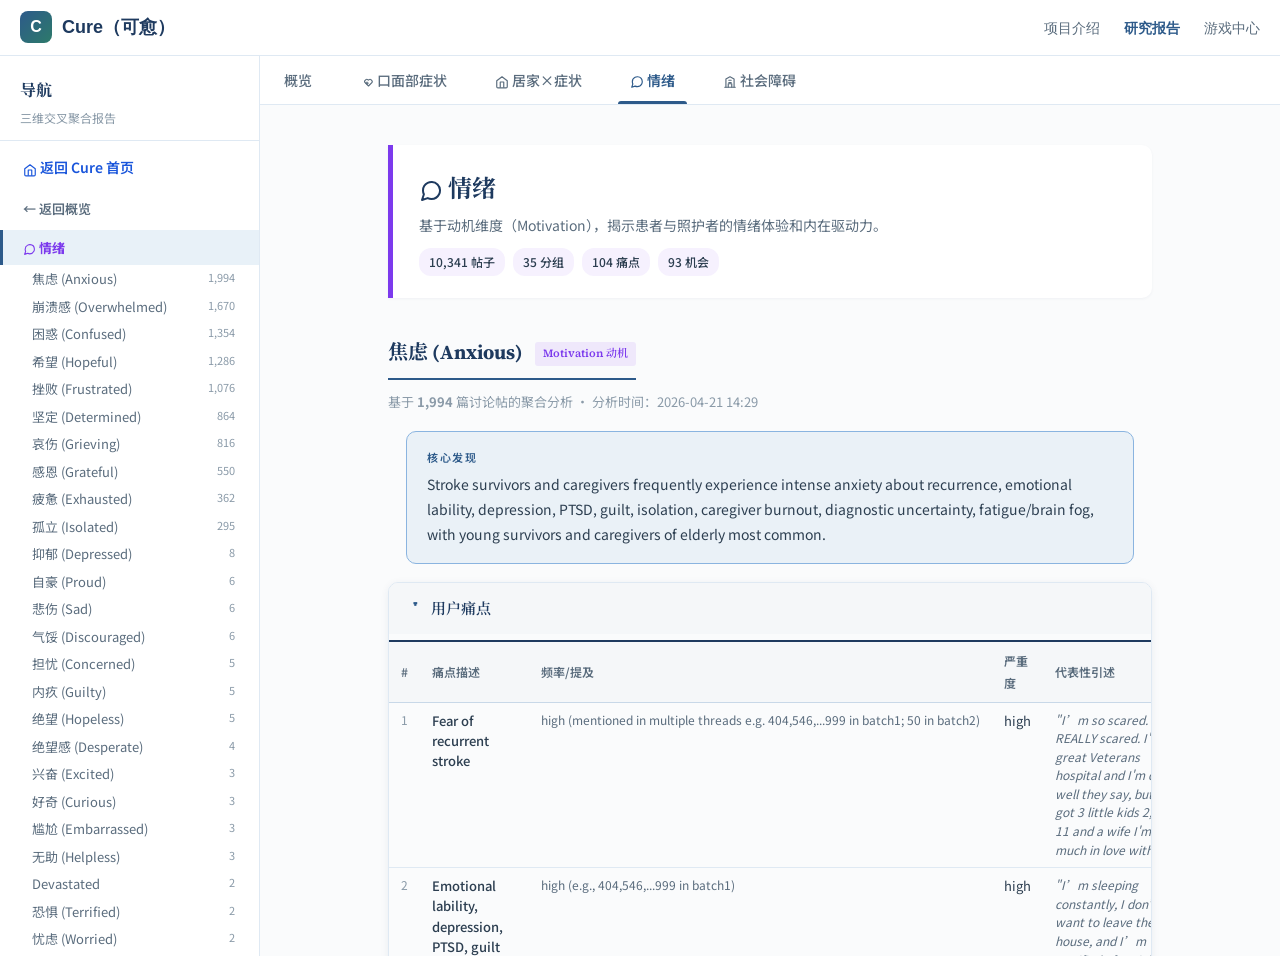
<file: report/emotion.html>
<!DOCTYPE html>
<html lang="zh-CN">
<head>
  <meta charset="UTF-8">
  <meta name="viewport" content="width=device-width, initial-scale=1.0">
  <title>情绪 — 卒中康复聚合研究报告</title>
  <link rel="preconnect" href="https://fonts.googleapis.com"><link href="https://fonts.googleapis.com/css2?family=Noto+Serif+SC:wght@400;600;700&family=Noto+Sans+SC:wght@300;400;500;600&family=Source+Serif+4:ital,wght@0,400;0,600;0,700;1,400&display=swap" rel="stylesheet">
  <link rel="stylesheet" href="style.css">
</head>
<body>
<nav class="top-navbar">
  <a href="/" class="top-navbar-brand">
    <div class="top-navbar-logo">C</div>
    <span>Cure（可愈）</span>
  </a>
  <ul class="top-navbar-links">
    <li><a href="/">项目介绍</a></li>
    <li><a href="/report/" class="active">研究报告</a></li>
    <li><a href="/game/">游戏中心</a></li>
  </ul>
</nav>
  <button class="mobile-toggle" id="mobileToggle" aria-label="打开导航"><svg class="icon" width="20" height="20"><use href="../assets/icons.svg#menu"/></svg></button>
  <div class="sidebar-overlay" id="sidebarOverlay"></div>
  <nav class="sidebar" id="sidebar"><div class="sidebar-header">
      <a href="index.html" class="sidebar-brand">导航</a>
      <p class="sidebar-sub">三维交叉聚合报告</p>
    </div>
    <div class="sidebar-scroll">
<div class="sidebar-section"><a class="sidebar-section-title" href="/" style="color: #1a56db; font-size: 14px;"><svg class="icon" width="14" height="14"><use href="../assets/icons.svg#home"/></svg> 返回 Cure 首页</a></div>
<div class="sidebar-section"><a class="sidebar-section-title" href="index.html">← 返回概览</a></div>
<div class="sidebar-section"><div class="sidebar-section-title active" style="color:#7c3aed"><svg class="icon" width="14" height="14"><use href="../assets/icons.svg#chat"/></svg> 情绪</div><ul class="sidebar-group-list">
<li class="sidebar-item"><a href="#anxious">焦虑 (Anxious) <span class="sidebar-count">1,994</span></a></li>
<li class="sidebar-item"><a href="#overwhelmed">崩溃感 (Overwhelmed) <span class="sidebar-count">1,670</span></a></li>
<li class="sidebar-item"><a href="#confused">困惑 (Confused) <span class="sidebar-count">1,354</span></a></li>
<li class="sidebar-item"><a href="#hopeful">希望 (Hopeful) <span class="sidebar-count">1,286</span></a></li>
<li class="sidebar-item"><a href="#frustrated">挫败 (Frustrated) <span class="sidebar-count">1,076</span></a></li>
<li class="sidebar-item"><a href="#determined">坚定 (Determined) <span class="sidebar-count">864</span></a></li>
<li class="sidebar-item"><a href="#grieving">哀伤 (Grieving) <span class="sidebar-count">816</span></a></li>
<li class="sidebar-item"><a href="#grateful">感恩 (Grateful) <span class="sidebar-count">550</span></a></li>
<li class="sidebar-item"><a href="#exhausted">疲惫 (Exhausted) <span class="sidebar-count">362</span></a></li>
<li class="sidebar-item"><a href="#isolated">孤立 (Isolated) <span class="sidebar-count">295</span></a></li>
<li class="sidebar-item"><a href="#depressed">抑郁 (Depressed) <span class="sidebar-count">8</span></a></li>
<li class="sidebar-item"><a href="#proud">自豪 (Proud) <span class="sidebar-count">6</span></a></li>
<li class="sidebar-item"><a href="#sad">悲伤 (Sad) <span class="sidebar-count">6</span></a></li>
<li class="sidebar-item"><a href="#discouraged">气馁 (Discouraged) <span class="sidebar-count">6</span></a></li>
<li class="sidebar-item"><a href="#concerned">担忧 (Concerned) <span class="sidebar-count">5</span></a></li>
<li class="sidebar-item"><a href="#guilty">内疚 (Guilty) <span class="sidebar-count">5</span></a></li>
<li class="sidebar-item"><a href="#hopeless">绝望 (Hopeless) <span class="sidebar-count">5</span></a></li>
<li class="sidebar-item"><a href="#desperate">绝望感 (Desperate) <span class="sidebar-count">4</span></a></li>
<li class="sidebar-item"><a href="#excited">兴奋 (Excited) <span class="sidebar-count">3</span></a></li>
<li class="sidebar-item"><a href="#curious">好奇 (Curious) <span class="sidebar-count">3</span></a></li>
<li class="sidebar-item"><a href="#embarrassed">尴尬 (Embarrassed) <span class="sidebar-count">3</span></a></li>
<li class="sidebar-item"><a href="#helpless">无助 (Helpless) <span class="sidebar-count">3</span></a></li>
<li class="sidebar-item"><a href="#devastated">Devastated <span class="sidebar-count">2</span></a></li>
<li class="sidebar-item"><a href="#terrified">恐惧 (Terrified) <span class="sidebar-count">2</span></a></li>
<li class="sidebar-item"><a href="#worried">忧虑 (Worried) <span class="sidebar-count">2</span></a></li>
<li class="sidebar-item"><a href="#surprised">惊讶 (Surprised) <span class="sidebar-count">2</span></a></li>
<li class="sidebar-item"><a href="#relieved">释然 (Relieved) <span class="sidebar-count">1</span></a></li>
<li class="sidebar-item"><a href="#powerless">无力感 (Powerless) <span class="sidebar-count">1</span></a></li>
<li class="sidebar-item"><a href="#ashamed">羞耻 (Ashamed) <span class="sidebar-count">1</span></a></li>
<li class="sidebar-item"><a href="#awkward">窘迫 (Awkward) <span class="sidebar-count">1</span></a></li>
<li class="sidebar-item"><a href="#bored">厌倦 (Bored) <span class="sidebar-count">1</span></a></li>
<li class="sidebar-item"><a href="#jealous">嫉妒 (Jealous) <span class="sidebar-count">1</span></a></li>
<li class="sidebar-item"><a href="#fearful">害怕 (Fearful) <span class="sidebar-count">1</span></a></li>
<li class="sidebar-item"><a href="#scared">惊恐 (Scared) <span class="sidebar-count">1</span></a></li>
<li class="sidebar-item"><a href="#angry">愤怒 (Angry) <span class="sidebar-count">1</span></a></li>
</ul></div>
</div></nav>
  <div class="main">
    <div class="tab-bar" id="tabBar"><a class="tab-btn" href="index.html">概览</a><a class="tab-btn" href="symptom.html"><svg class="icon" width="14" height="14"><use href="../assets/icons.svg#heart"/></svg> 口面部症状</a><a class="tab-btn" href="home.html"><svg class="icon" width="14" height="14"><use href="../assets/icons.svg#home"/></svg> 居家×症状</a><a class="tab-btn active" href="emotion.html"><svg class="icon" width="14" height="14"><use href="../assets/icons.svg#chat"/></svg> 情绪</a><a class="tab-btn" href="barrier.html"><svg class="icon" width="14" height="14"><use href="../assets/icons.svg#wall"/></svg> 社会障碍</a></div>
    <div class="content" id="contentScroller">
      <div class="content-inner">
    <div class="dim-header" style="border-left-color:#7c3aed">
      <h1 class="dim-heading"><svg class="icon" width="14" height="14"><use href="../assets/icons.svg#chat"/></svg> 情绪</h1>
      <p class="dim-subtitle">基于动机维度（Motivation），揭示患者与照护者的情绪体验和内在驱动力。</p>
      <div class="dim-stats">
        <span class="dim-stat" style="background:#7c3aed12">10,341 帖子</span>
        <span class="dim-stat" style="background:#7c3aed12">35 分组</span>
        <span class="dim-stat" style="background:#7c3aed12">104 痛点</span>
        <span class="dim-stat" style="background:#7c3aed12">93 机会</span>
      </div>
    </div>
    <section class="chapter" id="anxious">
      <h2>焦虑 (Anxious) <span class="com-b-tag" style="background:#7c3aed18;color:#7c3aed">Motivation 动机</span></h2>
      <p class="chapter-meta">基于 <strong>1,994</strong> 篇讨论帖的聚合分析 · 分析时间：2026-04-21 14:29</p>
      <div class="insight-box"><div class="insight-marker">核心发现</div><p>Stroke survivors and caregivers frequently experience intense anxiety about recurrence, emotional lability, depression, PTSD, guilt, isolation, caregiver burnout, diagnostic uncertainty, fatigue/brain fog, with young survivors and caregivers of elderly most common.</p></div>
      <details open><summary>用户痛点</summary><table class="data-table"><thead>
      <tr><th width="40">#</th><th>痛点描述</th><th width="100">频率/提及</th><th width="70">严重度</th><th>代表性引述</th></tr>
    </thead><tbody><tr>
          <td class="row-num">1</td>
          <td class="pain-desc">Fear of recurrent stroke</td>
          <td class="pain-freq">high (mentioned in multiple threads e.g. 404,546,...999 in batch1; 50 in batch2)</td>
          <td class="center">high</td>
          <td class="pain-quote"><em>"I’m so scared. Like REALLY scared. I&#x27;m in a great Veterans hospital and I&#x27;m doing well they say, but I&#x27;ve got 3 little kids 2, 8 and 11 and a wife I&#x27;m very much in love with."</em></td></tr><tr>
          <td class="row-num">2</td>
          <td class="pain-desc">Emotional lability, depression, PTSD, guilt</td>
          <td class="pain-freq">high (e.g., 404,546,...999 in batch1)</td>
          <td class="center">high</td>
          <td class="pain-quote"><em>"I’m sleeping constantly, I don’t want to leave the house, and I’m terrified of social interactions. I feel like a shell of myself."</em></td></tr><tr>
          <td class="row-num">3</td>
          <td class="pain-desc">Caregiver burnout, isolation, guilt</td>
          <td class="pain-freq">high (e.g., 404,546,...999 in batch1; guilt 20, isolation 15 in batch2)</td>
          <td class="center">high</td>
          <td class="pain-quote"><em>"I&#x27;m a single mom and I have no family support. I&#x27;m terrified of what will happen to me if I have another stroke."</em></td></tr><tr>
          <td class="row-num">4</td>
          <td class="pain-desc">Diagnostic uncertainty, misdiagnosis, dismissal</td>
          <td class="pain-freq">high (e.g., 404,546,...999 in batch1)</td>
          <td class="center">high</td>
          <td class="pain-quote"><em>"I was told it was just a migraine, but I have never had a migraine that causes stroke like symptoms."</em></td></tr><tr>
          <td class="row-num">5</td>
          <td class="pain-desc">Fatigue, brain fog, dissociation</td>
          <td class="pain-freq">high (e.g., 404,546,...999 in batch1; cognitive fog/memory 25 in batch2)</td>
          <td class="center">high</td>
          <td class="pain-quote"><em>"I have constant brainfog,dizziness due to body,neck movements,nystagmus caused by neck,whole body stiffness especially the neck"</em></td></tr></tbody></table></details>
      <details open><summary>典型用户画像</summary><table class="data-table"><thead>
      <tr><th width="40">#</th><th>用户画像</th><th width="80">估计数量</th><th>人口特征</th><th>情绪状态</th><th>核心需求</th></tr>
    </thead><tbody><tr>
          <td class="row-num">1</td>
          <td>Young stroke survivors (20s-30s)</td>
          <td class="center">—</td>
          <td>20s-30s</td><td>fear of recurrence, isolation</td>
          <td>reassurance about recurrence、coping with anxiety/depression、returning to work/life、diagnostic clarity、peer support</td></tr><tr>
          <td class="row-num">2</td>
          <td>Young adult caregivers (20s-30s) for elderly parents</td>
          <td class="center">—</td>
          <td>20s-30s caregivers of 60s-90s</td><td>guilt, isolation</td>
          <td>prognosis clarity、emotional support、caregiver burnout relief</td></tr><tr>
          <td class="row-num">3</td>
          <td>Parents of young stroke victims (children, teens)</td>
          <td class="center">—</td>
          <td>parents of children/teens</td><td></td>
          <td>pediatric rehab、prognosis for children</td></tr></tbody></table></details>
      <details open><summary>现有解决方案评估</summary><table class="data-table"><thead>
          <tr><th width="40">#</th><th>现有方案</th><th width="70">效果</th><th width="60">提及</th><th>优点</th><th>局限性</th></tr>
        </thead><tbody><tr>
              <td class="row-num">1</td>
              <td class="sol-name">Therapy (EMDR, trauma therapy, CBT)</td>
              <td class="center"><span class="tag tag-muted">未知</span></td>
              <td class="center">—</td>
              <td class="pro-text">—</td>
              <td class="con-text">—</td></tr><tr>
              <td class="row-num">2</td>
              <td class="sol-name">Medications (SSRIs like Lexapro, Klonopin, Buspar, hydroxyzine, Zoloft, Keppra)</td>
              <td class="center"><span class="tag tag-muted">未知</span></td>
              <td class="center">—</td>
              <td class="pro-text">—</td>
              <td class="con-text">—</td></tr><tr>
              <td class="row-num">3</td>
              <td class="sol-name">Peer support (Reddit, Facebook groups, support groups, online)</td>
              <td class="center"><span class="tag tag-muted">未知</span></td>
              <td class="center">—</td>
              <td class="pro-text">—</td>
              <td class="con-text">—</td></tr><tr>
              <td class="row-num">4</td>
              <td class="sol-name">Self-checks (FAST, physical tests)</td>
              <td class="center"><span class="tag tag-muted">未知</span></td>
              <td class="center">—</td>
              <td class="pro-text">—</td>
              <td class="con-text">—</td></tr><tr>
              <td class="row-num">5</td>
              <td class="sol-name">Lifestyle changes (diet, exercise, no alcohol/caffeine, sleep)</td>
              <td class="center"><span class="tag tag-muted">未知</span></td>
              <td class="center">—</td>
              <td class="pro-text">—</td>
              <td class="con-text">—</td></tr></tbody></table></details>
      <details open><summary>产品设计机会</summary><div class="findings-list">
        <div class="finding-block">
          <div class="finding-header"><span class="finding-num">机会 1</span><span class="finding-title">Symptom tracker app for anxiety triggers, stroke self-checks, cognitive fog</span></div>
          <p class="finding-meta"><strong>优先级：</strong>高</p><p class="finding-body"><strong>潜在影响：</strong>addresses fear of recurrence and fatigue/brain fog</p><blockquote class="evidence">"high freq pain points in both batches"</blockquote>
        </div>
        <div class="finding-block">
          <div class="finding-header"><span class="finding-num">机会 2</span><span class="finding-title">Peer matching platform/support for young stroke survivors</span></div>
          <p class="finding-meta"><strong>优先级：</strong>高</p><p class="finding-body"><strong>潜在影响：</strong>reduces isolation esp for young</p><blockquote class="evidence">"isolation high in both, young profiles"</blockquote>
        </div>
        <div class="finding-block">
          <div class="finding-header"><span class="finding-num">机会 3</span><span class="finding-title">Telehealth mental health for stroke-related PTSD/anxiety</span></div>
          <p class="finding-meta"><strong>优先级：</strong>高</p><p class="finding-body"><strong>潜在影响：</strong>overcomes therapy access barriers</p><blockquote class="evidence">"therapy limitations in both"</blockquote>
        </div>
        <div class="finding-block">
          <div class="finding-header"><span class="finding-num">机会 4</span><span class="finding-title">Educational resource on post-stroke fatigue and pacing</span></div>
          <p class="finding-meta"><strong>优先级：</strong>中</p><p class="finding-body"><strong>潜在影响：</strong>helps with fatigue/brain fog</p><blockquote class="evidence">"fatigue high in batch1"</blockquote>
        </div>
        <div class="finding-block">
          <div class="finding-header"><span class="finding-num">机会 5</span><span class="finding-title">Symptom differentiation tool (stroke vs. migraine vs. anxiety)</span></div>
          <p class="finding-meta"><strong>优先级：</strong>中</p><p class="finding-body"><strong>潜在影响：</strong>addresses diagnostic uncertainty</p><blockquote class="evidence">"diagnostic uncertainty high in batch1"</blockquote>
        </div>
        <div class="finding-block">
          <div class="finding-header"><span class="finding-num">机会 6</span><span class="finding-title">Medication side effect checker for stroke patients</span></div>
          <p class="finding-meta"><strong>优先级：</strong>中</p><p class="finding-body"><strong>潜在影响：</strong>mitigates med side effects</p><blockquote class="evidence">"side effects in both"</blockquote>
        </div></div></details>
      <details open><summary>代表性引述</summary><div class="quotes-section">
        <div class="quote-block">
          <blockquote>"I’m so scared. Like REALLY scared. I&#x27;m in a great Veterans hospital and I&#x27;m doing well they say, but I&#x27;ve got 3 little kids 2, 8 and 11 and a wife I&#x27;m very much in love with."</blockquote>
          <div class="quote-attribution">—— <strong>幸存者</strong> <span class="quote-context">| fear of recurrence</span></div>
          <p class="quote-insight"><em>为何重要：exemplifies high freq fear</em></p>
        </div>
        <div class="quote-block">
          <blockquote>"I’m sleeping constantly, I don’t want to leave the house, and I’m terrified of social interactions. I feel like a shell of myself."</blockquote>
          <div class="quote-attribution">—— <strong>幸存者</strong> <span class="quote-context">| emotional lability</span></div>
          <p class="quote-insight"><em>为何重要：high freq emotional issues</em></p>
        </div>
        <div class="quote-block">
          <blockquote>"I&#x27;m a single mom and I have no family support. I&#x27;m terrified of what will happen to me if I have another stroke."</blockquote>
          <div class="quote-attribution">—— <strong>幸存者</strong> <span class="quote-context">| caregiver isolation</span></div>
          <p class="quote-insight"><em>为何重要：high freq caregiver pain</em></p>
        </div>
        <div class="quote-block">
          <blockquote>"I’m terrified I’ll have another one, I overthink every small symptom is me having another stroke"</blockquote>
          <div class="quote-attribution">—— <strong>幸存者</strong> <span class="quote-context">| fear of recurrence</span></div>
          <p class="quote-insight"><em>为何重要：common in batch2</em></p>
        </div>
        <div class="quote-block">
          <blockquote>"I’m 22 years old and I had a small stroke around 4 weeks ago... I know no one around who’s going through this or has in the past at my age."</blockquote>
          <div class="quote-attribution">—— <strong>幸存者</strong> <span class="quote-context">| isolation for young</span></div>
          <p class="quote-insight"><em>为何重要：young profile isolation</em></p>
        </div>
        <div class="quote-block">
          <blockquote>"I hate myself forever and ever for not acting fast enough."</blockquote>
          <div class="quote-attribution">—— <strong>幸存者</strong> <span class="quote-context">| guilt</span></div>
          <p class="quote-insight"><em>为何重要：caregiver/survivor guilt</em></p>
        </div></div></details>
    </section>
    <section class="chapter" id="overwhelmed">
      <h2>崩溃感 (Overwhelmed) <span class="com-b-tag" style="background:#7c3aed18;color:#7c3aed">Motivation 动机</span></h2>
      <p class="chapter-meta">基于 <strong>1,670</strong> 篇讨论帖的聚合分析 · 分析时间：2026-04-21 14:33</p>
      <div class="insight-box"><div class="insight-marker">核心发现</div><p>Caregivers and young survivors are predominantly overwhelmed by emotional distress, financial and insurance barriers, and lack of rehab access, facing systemic barriers in transitioning from hospital to rehab.</p></div>
      <details open><summary>用户痛点</summary><table class="data-table"><thead>
      <tr><th width="40">#</th><th>痛点描述</th><th width="100">频率/提及</th><th width="70">严重度</th><th>代表性引述</th></tr>
    </thead><tbody><tr>
          <td class="row-num">1</td>
          <td class="pain-desc">Emotional distress and caregiver burnout</td>
          <td class="pain-freq">595</td>
          <td class="center">high</td>
          <td class="pain-quote"><em>"I’m so scared, overwhelmed, and trying to stay strong for my mom and brother. I don’t know what to expect over the next few days."</em></td></tr><tr>
          <td class="row-num">2</td>
          <td class="pain-desc">Financial strain and insurance barriers</td>
          <td class="pain-freq">240</td>
          <td class="center">high</td>
          <td class="pain-quote"><em>"He doesn’t have insurance, and we are going to do self private pay. Is it possible to negotiate the payment amount?"</em></td></tr><tr>
          <td class="row-num">3</td>
          <td class="pain-desc">Lack of rehab access or inadequate therapy</td>
          <td class="pain-freq">205</td>
          <td class="center">high</td>
          <td class="pain-quote"><em>"My brother is a stroke patient and he has been bedbound in a nursing home for 2 years. He recently got a baclofen pump and needs to start getting physical therapy. The nursing home he is at will not g"</em></td></tr><tr>
          <td class="row-num">4</td>
          <td class="pain-desc">Uncertainty about prognosis and recovery timeline</td>
          <td class="pain-freq">300</td>
          <td class="center">high</td>
          <td class="pain-quote"><em>"Is there any hope of recovery?"</em></td></tr><tr>
          <td class="row-num">5</td>
          <td class="pain-desc">Patient refusal of care or motivation issues</td>
          <td class="pain-freq">100</td>
          <td class="center">medium</td>
          <td class="pain-quote"><em>"He refuses any treatment. He trusts only puja, rituals, and superstitions."</em></td></tr><tr>
          <td class="row-num">6</td>
          <td class="pain-desc">Difficulty securing appropriate rehab placement due to insurance restrictions, clinical acceptability, and bed availability</td>
          <td class="pain-freq">95</td>
          <td class="center">medium</td>
          <td class="pain-quote"><em>"Due to his inability to participate in intensive therapy at the inpatient rehab for 3 hours each day, he has been denied."</em></td></tr></tbody></table></details>
      <details open><summary>典型用户画像</summary><table class="data-table"><thead>
      <tr><th width="40">#</th><th>用户画像</th><th width="80">估计数量</th><th>人口特征</th><th>情绪状态</th><th>核心需求</th></tr>
    </thead><tbody><tr>
          <td class="row-num">1</td>
          <td>Caregivers of elderly parents (60s-90s)</td>
          <td class="center">—</td>
          <td>parents aged 60s-90s</td><td>overwhelmed</td>
          <td>emotional support、prognostic clarity、rehab access</td></tr><tr>
          <td class="row-num">2</td>
          <td>Young survivors (20s-40s)</td>
          <td class="center">—</td>
          <td>20s-40s</td><td>overwhelmed</td>
          <td>emotional support、hope for recovery、return to work</td></tr><tr>
          <td class="row-num">3</td>
          <td>Caregivers of young stroke survivors</td>
          <td class="center">—</td>
          <td></td><td>overwhelmed</td>
          <td>emotional support、rehab options</td></tr><tr>
          <td class="row-num">4</td>
          <td>Uninsured or financially strained caregivers</td>
          <td class="center">—</td>
          <td></td><td>overwhelmed</td>
          <td>financial assistance、insurance navigation</td></tr><tr>
          <td class="row-num">5</td>
          <td>Caregivers of stroke survivors in the subacute phase (often adult children in their 20s-40s caring for parents aged 50s-80s)</td>
          <td class="center">—</td>
          <td>adult children 20s-40s caring for parents 50s-80s</td><td>hopeless and discouraged</td>
          <td>guidance on navigating insurance rules and appeal processes、peer-reviewed insights about specialized rehab facilities</td></tr></tbody></table></details>
      <details open><summary>现有解决方案评估</summary><table class="data-table"><thead>
          <tr><th width="40">#</th><th>现有方案</th><th width="70">普遍性</th><th>效果概述</th><th>主要局限</th></tr>
        </thead><tbody><tr>
              <td class="row-num">1</td>
              <td class="sol-name">Therapy apps (Constant Therapy, Tactus Therapy, TalkPath)</td>
              <td class="center">medium</td>
              <td class="pro-text">causes frustration if too hard</td>
              <td class="con-text">expensive ($25-30/month)</td></tr><tr>
              <td class="row-num">2</td>
              <td class="sol-name">Reading aloud daily</td>
              <td class="center">low</td>
              <td class="pro-text"></td>
              <td class="con-text">requires consistency</td></tr><tr>
              <td class="row-num">3</td>
              <td class="sol-name">Family presence and verbal stimulation</td>
              <td class="center">low</td>
              <td class="pro-text"></td>
              <td class="con-text">limited by visitation rules</td></tr><tr>
              <td class="row-num">4</td>
              <td class="sol-name">Advocacy for insurance extensions</td>
              <td class="center">medium</td>
              <td class="pro-text">not always successful</td>
              <td class="con-text">time-consuming</td></tr><tr>
              <td class="row-num">5</td>
              <td class="sol-name">Music and singing</td>
              <td class="center">low</td>
              <td class="pro-text"></td>
              <td class="con-text"></td></tr><tr>
              <td class="row-num">6</td>
              <td class="sol-name">Seeking SNF as a bridge to inpatient rehab</td>
              <td class="center">medium</td>
              <td class="pro-text"></td>
              <td class="con-text">SNFs are denying admission due to insurance, clinical status, or capacity</td></tr><tr>
              <td class="row-num">7</td>
              <td class="sol-name">Social workers contacting acute rehab facilities</td>
              <td class="center">medium</td>
              <td class="pro-text"></td>
              <td class="con-text">All facilities denied admission due to insurance coverage duration</td></tr><tr>
              <td class="row-num">8</td>
              <td class="sol-name">Hospital patient advocate</td>
              <td class="center">low</td>
              <td class="pro-text"></td>
              <td class="con-text">Caregiver was unaware this resource existed until advised by community</td></tr></tbody></table></details>
      <details open><summary>产品设计机会</summary><div class="findings-list">
        <div class="finding-block">
          <div class="finding-header"><span class="finding-num">机会 1</span><span class="finding-title">Insurance navigation tools</span></div>
          <p class="finding-meta"><strong>优先级：</strong>高</p><p class="finding-body"><strong>潜在影响：</strong>helps negotiate or appeal rehab coverage decisions</p><p class="finding-body"><strong>实施要点：</strong>insurance advocacy tool or service</p><blockquote class="evidence">"Insurance coverage limits and denials prevent access to inpatient rehab (freq: 40)"</blockquote>
        </div>
        <div class="finding-block">
          <div class="finding-header"><span class="finding-num">机会 2</span><span class="finding-title">Home-based rehab apps/videos (e.g., Constant Therapy, YouTube channels)</span></div>
          <p class="finding-meta"><strong>优先级：</strong>中</p><blockquote class="evidence">"Lack of rehab access or inadequate therapy (freq: 150)"</blockquote>
        </div>
        <div class="finding-block">
          <div class="finding-header"><span class="finding-num">机会 3</span><span class="finding-title">Centralized, trusted platform for comparing post-stroke rehab facilities by caregiver experience</span></div>
          <p class="finding-meta"><strong>优先级：</strong>高</p><p class="finding-body"><strong>潜在影响：</strong>for patients with trachs and high acuity needs</p><p class="finding-body"><strong>实施要点：</strong>Trusted platform for comparing subacute rehab facilities with verified patient/caregiver reviews</p><blockquote class="evidence">"Difficulty securing appropriate rehab placement due to insurance restrictions, clinical acceptability, and bed availability (freq: 30)"</blockquote>
        </div>
        <div class="finding-block">
          <div class="finding-header"><span class="finding-num">机会 4</span><span class="finding-title">Tool to identify SNFs that accept Medicare patients with severe stroke impairments and have availability</span></div>
          <p class="finding-meta"><strong>优先级：</strong>中</p><blockquote class="evidence">"Seeking SNF as a bridge to inpatient rehab"</blockquote>
        </div>
        <div class="finding-block">
          <div class="finding-header"><span class="finding-num">机会 5</span><span class="finding-title">Peer support platforms for young caregivers/survivors</span></div>
          <p class="finding-meta"><strong>优先级：</strong>中</p><blockquote class="evidence">"Young survivors (20s-40s): emotional support, hope for recovery"</blockquote>
        </div></div></details>
      <details open><summary>代表性引述</summary><div class="quotes-section">
        <div class="quote-block">
          <blockquote>"I’m so scared, overwhelmed, and trying to stay strong for my mom and brother. I don’t know what to expect over the next few days."</blockquote>
          <div class="quote-attribution">—— <strong>照护者</strong> <span class="quote-context">| </span></div>
          <p class="quote-insight"><em>为何重要：Represents emotional distress</em></p>
        </div>
        <div class="quote-block">
          <blockquote>"He doesn’t have insurance, and we are going to do self private pay. Is it possible to negotiate the payment amount?"</blockquote>
          <div class="quote-attribution">—— <strong>照护者</strong> <span class="quote-context">| </span></div>
          <p class="quote-insight"><em>为何重要：Financial strain</em></p>
        </div>
        <div class="quote-block">
          <blockquote>"My brother is a stroke patient and he has been bedbound in a nursing home for 2 years. He recently got a baclofen pump and needs to start getting physical therapy. The nursing home he is at will not g"</blockquote>
          <div class="quote-attribution">—— <strong>照护者</strong> <span class="quote-context">| </span></div>
          <p class="quote-insight"><em>为何重要：Lack of rehab access</em></p>
        </div>
        <div class="quote-block">
          <blockquote>"Due to his inability to participate in intensive therapy at the inpatient rehab for 3 hours each day, he has been denied.&quot; [caregiver] Context: Explaining why inpatient rehab was not an option | Insi"</blockquote>
          <div class="quote-attribution">—— <strong>照护者</strong> <span class="quote-context">| Explaining why inpatient rehab was not an option</span></div>
          <p class="quote-insight"><em>为何重要：Insurance denial for rehab</em></p>
        </div>
        <div class="quote-block">
          <blockquote>"Feeling hopeless and discouraged. Why is it so difficult to get him the treatment he needs to recover...&quot; [caregiver] Context: Expressing emotional distress over systemic barriers | Insight: Caregive"</blockquote>
          <div class="quote-attribution">—— <strong>照护者</strong> <span class="quote-context">| Expressing emotional distress over systemic barriers</span></div>
          <p class="quote-insight"><em>为何重要：Emotional toll</em></p>
        </div></div></details>
    </section>
    <section class="chapter" id="confused">
      <h2>困惑 (Confused) <span class="com-b-tag" style="background:#7c3aed18;color:#7c3aed">Motivation 动机</span></h2>
      <p class="chapter-meta">基于 <strong>1,354</strong> 篇讨论帖的聚合分析 · 分析时间：2026-04-21 14:35</p>
      <div class="insight-box"><div class="insight-marker">核心发现</div><p>Confusion post-stroke often stems from cognitive deficits like aphasia, disorientation, or delirium, causing significant caregiver distress and diagnostic uncertainty, with caregivers frequently struggling to interpret fluctuating cognitive confusion and regression in subacute patients.</p></div>
      <details open><summary>用户痛点</summary><table class="data-table"><thead>
      <tr><th width="40">#</th><th>痛点描述</th><th width="100">频率/提及</th><th width="70">严重度</th><th>代表性引述</th></tr>
    </thead><tbody><tr>
          <td class="row-num">1</td>
          <td class="pain-desc">Confusion about diagnosis or misdiagnosis</td>
          <td class="pain-freq">20</td>
          <td class="center">high</td>
          <td class="pain-quote"><em>"I’m not sure at which point I&#x27;d contact my mom&#x27;s doctor since mood swings were &quot;normal&quot; for her."</em></td></tr><tr>
          <td class="row-num">2</td>
          <td class="pain-desc">Caregiver uncertainty about patient&#x27;s awareness or internal experience</td>
          <td class="pain-freq">15</td>
          <td class="center">high</td>
          <td class="pain-quote"><em>"For me every question you asked was a no. In the hospital I wasn’t scared or miserable or in pain, my mind was just blank. I was so lost and my mind was so empty."</em></td></tr><tr>
          <td class="row-num">3</td>
          <td class="pain-desc">Post-stroke cognitive confusion, disorientation, or perseveration</td>
          <td class="pain-freq">12</td>
          <td class="center">medium</td>
          <td class="pain-quote"><em>"The past two days my father has been super disoriented… talking about leaving for vacation and his daughter getting married.. any insight ? Is this normal, will he snap out of it ?"</em></td></tr><tr>
          <td class="row-num">4</td>
          <td class="pain-desc">Emotional distress from confusion or personality changes</td>
          <td class="pain-freq">10</td>
          <td class="center">medium</td>
          <td class="pain-quote"><em>"I’m struggling with this part the most (but also continuing to be encouraging and positive with him while he is in rehab!!!)"</em></td></tr><tr>
          <td class="row-num">5</td>
          <td class="pain-desc">Unexplained neurological regression or fluctuating confusion during recovery</td>
          <td class="pain-freq">12</td>
          <td class="center">medium</td>
          <td class="pain-quote"><em>"Recently, though it seems as though he has regressed. He can still move, but doesn&#x27;t follow commands. Additionally he seems to have tremors a lot more often. I&#x27;d categorize him at Level 2 of the Ranch"</em></td></tr><tr>
          <td class="row-num">6</td>
          <td class="pain-desc">Caregivers struggling to interpret cognitive changes or lack of awareness (anosognosia)</td>
          <td class="pain-freq">8</td>
          <td class="center">medium</td>
          <td class="pain-quote"><em>"he’s lucid at times, but quickly shows dementia-type symptoms as he gets tired: confusion, very poor short-term memory, believing circumstances from years/decades ago are still current &amp; delusions tha"</em></td></tr><tr>
          <td class="row-num">7</td>
          <td class="pain-desc">Difficulty distinguishing normal recovery fluctuations from concerning decline</td>
          <td class="pain-freq">6</td>
          <td class="center">low</td>
          <td class="pain-quote"><em>"she may say the patient in the next bed is the Dr who is the son of her next door neighbour. Who needs to get permission from my brother for treatment"</em></td></tr></tbody></table></details>
      <details open><summary>典型用户画像</summary><table class="data-table"><thead>
      <tr><th width="40">#</th><th>用户画像</th><th width="80">估计数量</th><th>人口特征</th><th>情绪状态</th><th>核心需求</th></tr>
    </thead><tbody><tr>
          <td class="row-num">1</td>
          <td>Caregivers of elderly parents (70s-90s) in acute/subacute phase</td>
          <td class="center">—</td>
          <td>70s-90s</td><td>distress</td>
          <td>prognostic clarity、emotional support</td></tr><tr>
          <td class="row-num">2</td>
          <td>Young adult survivors (20s-30s) with recent TIA/stroke</td>
          <td class="center">—</td>
          <td>20s-30s</td><td></td>
          <td>diagnosis validation、reassurance</td></tr><tr>
          <td class="row-num">3</td>
          <td>Chronic phase survivors (1+ years post-stroke) with fluctuating confusion</td>
          <td class="center">—</td>
          <td></td><td></td>
          <td>symptom explanation、coping strategies</td></tr><tr>
          <td class="row-num">4</td>
          <td>Caregivers of subacute stroke patients with fluctuating cognition or regression</td>
          <td class="center">—</td>
          <td></td><td></td>
          <td>understanding if regression is normal、prognostic timelines、tools to track cognitive changes</td></tr><tr>
          <td class="row-num">5</td>
          <td>Survivors or caregivers dealing with anosognosia/lack of deficit awareness</td>
          <td class="center">—</td>
          <td></td><td></td>
          <td>validation of symptoms、strategies for self-awareness</td></tr></tbody></table></details>
      <details open><summary>现有解决方案评估</summary><table class="data-table"><thead>
          <tr><th width="40">#</th><th>现有方案</th><th width="70">普遍性</th><th>效果概述</th><th>主要局限</th></tr>
        </thead><tbody><tr>
              <td class="row-num">1</td>
              <td class="sol-name">Speech therapy</td>
              <td class="center">unknown</td>
              <td class="pro-text">slow progress</td>
              <td class="con-text">access barriers</td></tr><tr>
              <td class="row-num">2</td>
              <td class="sol-name">Communication boards or picture cards</td>
              <td class="center">unknown</td>
              <td class="pro-text">limited vocabulary</td>
              <td class="con-text">requires preparation</td></tr><tr>
              <td class="row-num">3</td>
              <td class="sol-name">Rest and patience</td>
              <td class="center">unknown</td>
              <td class="pro-text"></td>
              <td class="con-text"></td></tr><tr>
              <td class="row-num">4</td>
              <td class="sol-name">Yes/no head nods or gestures</td>
              <td class="center">unknown</td>
              <td class="pro-text">binary only</td>
              <td class="con-text">inconsistent</td></tr><tr>
              <td class="row-num">5</td>
              <td class="sol-name">Rancho scale tracking and caregiver monitoring</td>
              <td class="center">unknown</td>
              <td class="pro-text"></td>
              <td class="con-text">requires proactive advocacy for scans/med changes</td></tr><tr>
              <td class="row-num">6</td>
              <td class="sol-name">Medication adjustments (e.g., for interactions)</td>
              <td class="center">unknown</td>
              <td class="pro-text"></td>
              <td class="con-text">requires repeat imaging and specialist input</td></tr><tr>
              <td class="row-num">7</td>
              <td class="sol-name">Daily caregiver presence and stimulation</td>
              <td class="center">unknown</td>
              <td class="pro-text"></td>
              <td class="con-text">not always feasible</td></tr></tbody></table></details>
      <details open><summary>产品设计机会</summary><div class="findings-list">
        <div class="finding-block">
          <div class="finding-header"><span class="finding-num">机会 1</span><span class="finding-title">Communication aids for nonverbal patients (e.g., customizable boards, apps)</span></div>
          <p class="finding-meta"><strong>优先级：</strong>高</p><p class="finding-body"><strong>潜在影响：</strong>addresses limitations of current communication tools</p><blockquote class="evidence">"Communication boards or picture cards → Limitation: [&#x27;limited vocabulary&#x27;, &#x27;requires preparation&#x27;]"</blockquote>
        </div>
        <div class="finding-block">
          <div class="finding-header"><span class="finding-num">机会 2</span><span class="finding-title">Symptom trackers for cognitive fluctuations</span></div>
          <p class="finding-meta"><strong>优先级：</strong>高</p><p class="finding-body"><strong>潜在影响：</strong>helps caregivers track and interpret changes</p><blockquote class="evidence">"Post-stroke cognitive confusion... (freq: 12); fluctuating confusion (freq: 12)"</blockquote>
        </div>
        <div class="finding-block">
          <div class="finding-header"><span class="finding-num">机会 3</span><span class="finding-title">Educational resources on post-stroke confusion (delirium vs. aphasia vs. dementia)</span></div>
          <p class="finding-meta"><strong>优先级：</strong>中</p><p class="finding-body"><strong>潜在影响：</strong>reduces diagnostic uncertainty</p><blockquote class="evidence">"Confusion about diagnosis or misdiagnosis (freq: 20)"</blockquote>
        </div>
        <div class="finding-block">
          <div class="finding-header"><span class="finding-num">机会 4</span><span class="finding-title">Tool to track and interpret Rancho scale fluctuations with clinical context</span></div>
          <p class="finding-meta"><strong>优先级：</strong>高</p><p class="finding-body"><strong>潜在影响：</strong>distinguishes normal variability from complications</p><blockquote class="evidence">"Rancho scale tracking... Limitation: [&#x27;requires proactive advocacy for scans/med changes&#x27;]"</blockquote>
        </div>
        <div class="finding-block">
          <div class="finding-header"><span class="finding-num">机会 5</span><span class="finding-title">Caregiver alert system for potential medication interactions or new events</span></div>
          <p class="finding-meta"><strong>优先级：</strong>中</p><p class="finding-body"><strong>潜在影响：</strong>supports interpretation of regression</p><blockquote class="evidence">"Medication adjustments Limitation: [&#x27;requires repeat imaging and specialist input&#x27;]"</blockquote>
        </div></div></details>
      <details open><summary>代表性引述</summary><div class="quotes-section">
        <div class="quote-block">
          <blockquote>"The past two days my father has been super disoriented… talking about leaving for vacation and his daughter getting married.. any insight ? Is this normal, will he snap out of it ?"</blockquote>
          <div class="quote-attribution">—— <strong>照护者</strong> <span class="quote-context">| caregiver uncertainty about disorientation</span></div>
          <p class="quote-insight"><em>为何重要：exemplifies post-stroke disorientation and need for insight on normality</em></p>
        </div>
        <div class="quote-block">
          <blockquote>"For me every question you asked was a no. In the hospital I wasn’t scared or miserable or in pain, my mind was just blank. I was so lost and my mind was so empty."</blockquote>
          <div class="quote-attribution">—— <strong>幸存者</strong> <span class="quote-context">| survivor&#x27;s internal experience</span></div>
          <p class="quote-insight"><em>为何重要：highlights caregiver uncertainty about patient&#x27;s awareness</em></p>
        </div>
        <div class="quote-block">
          <blockquote>"she may say the patient in the next bed is the Dr who is the son of her next door neighbour. Who needs to get permission from my brother for treatment"</blockquote>
          <div class="quote-attribution">—— <strong>照护者</strong> <span class="quote-context">| delusional confusion</span></div>
          <p class="quote-insight"><em>为何重要：illustrates perseveration and disorientation</em></p>
        </div>
        <div class="quote-block">
          <blockquote>"I’m not sure at which point I&#x27;d contact my mom&#x27;s doctor since mood swings were &quot;normal&quot; for her."</blockquote>
          <div class="quote-attribution">—— <strong>照护者</strong> <span class="quote-context">| diagnostic uncertainty</span></div>
          <p class="quote-insight"><em>为何重要：shows confusion over when to seek help</em></p>
        </div>
        <div class="quote-block">
          <blockquote>"Recently, though it seems as though he has regressed. He can still move, but doesn&#x27;t follow commands. Additionally he seems to have tremors a lot more often. I&#x27;d categorize him at Level 2 of the Ranch"</blockquote>
          <div class="quote-attribution">—— <strong>照护者</strong> <span class="quote-context">| neurological regression</span></div>
          <p class="quote-insight"><em>为何重要：demonstrates fluctuating confusion and Rancho scale use</em></p>
        </div>
        <div class="quote-block">
          <blockquote>"he’s lucid at times, but quickly shows dementia-type symptoms as he gets tired: confusion, very poor short-term memory, believing circumstances from years/decades ago are still current &amp; delusions tha"</blockquote>
          <div class="quote-attribution">—— <strong>照护者</strong> <span class="quote-context">| fluctuating cognition</span></div>
          <p class="quote-insight"><em>为何重要：captures interpretation struggles with fatigue-related changes</em></p>
        </div>
        <div class="quote-block">
          <blockquote>"I’m struggling with this part the most (but also continuing to be encouraging and positive with him while he is in rehab!!!)"</blockquote>
          <div class="quote-attribution">—— <strong>照护者</strong> <span class="quote-context">| emotional distress</span></div>
          <p class="quote-insight"><em>为何重要：reveals caregiver emotional burden</em></p>
        </div></div></details>
    </section>
    <section class="chapter" id="hopeful">
      <h2>希望 (Hopeful) <span class="com-b-tag" style="background:#7c3aed18;color:#7c3aed">Motivation 动机</span></h2>
      <p class="chapter-meta">基于 <strong>1,286</strong> 篇讨论帖的聚合分析 · 分析时间：2026-04-21 14:38</p>
      <div class="insight-box"><div class="insight-marker">核心发现</div><p>Stroke survivors and caregivers frequently share small victories and seek hope through peer stories of late/ongoing recovery that contradict rigid medical timelines, highlighting emotional support alongside physical rehab.</p></div>
      <details open><summary>用户痛点</summary><table class="data-table"><thead>
      <tr><th width="40">#</th><th>痛点描述</th><th width="100">频率/提及</th><th width="70">严重度</th><th>代表性引述</th></tr>
    </thead><tbody><tr>
          <td class="row-num">1</td>
          <td class="pain-desc">Emotional distress, depression, hopelessness, and isolation</td>
          <td class="pain-freq">None</td>
          <td class="center">high</td>
          <td class="pain-quote"><em>""</em></td></tr><tr>
          <td class="row-num">2</td>
          <td class="pain-desc">Uncertainty about recovery timelines and prognosis</td>
          <td class="pain-freq">None</td>
          <td class="center">high</td>
          <td class="pain-quote"><em>""</em></td></tr><tr>
          <td class="row-num">3</td>
          <td class="pain-desc">Slow or stalled physical recovery (e.g., hand/arm function, mobility issues, post-stroke fatigue, speech/aphasia)</td>
          <td class="pain-freq">None</td>
          <td class="center">high</td>
          <td class="pain-quote"><em>""</em></td></tr><tr>
          <td class="row-num">4</td>
          <td class="pain-desc">Fear of recurrence or no further improvement</td>
          <td class="pain-freq">None</td>
          <td class="center">medium</td>
          <td class="pain-quote"><em>""</em></td></tr><tr>
          <td class="row-num">5</td>
          <td class="pain-desc">Caregiver burden and helplessness</td>
          <td class="pain-freq">None</td>
          <td class="center">medium</td>
          <td class="pain-quote"><em>""</em></td></tr></tbody></table></details>
      <details open><summary>典型用户画像</summary><table class="data-table"><thead>
      <tr><th width="40">#</th><th>用户画像</th><th width="80">估计数量</th><th>人口特征</th><th>情绪状态</th><th>核心需求</th></tr>
    </thead><tbody><tr>
          <td class="row-num">1</td>
          <td>Young stroke survivors</td>
          <td class="center">—</td>
          <td>teens to 40s</td><td>seeking hope and peer connection</td>
          <td>hope for full recovery、motivation、peer stories、return to normal life/sports/work</td></tr><tr>
          <td class="row-num">2</td>
          <td>Caregivers for elderly parents</td>
          <td class="center">—</td>
          <td>parents 50s-90s</td><td>helplessness, burden</td>
          <td>prognosis clarity、emotional support、home rehab guidance</td></tr><tr>
          <td class="row-num">3</td>
          <td>Chronic/long-term stroke survivors</td>
          <td class="center">—</td>
          <td>1+ years or years post-stroke</td><td>persistence amid uncertainty</td>
          <td>validation、continued improvement stories、motivation</td></tr></tbody></table></details>
      <details open><summary>现有解决方案评估</summary><table class="data-table"><thead>
          <tr><th width="40">#</th><th>现有方案</th><th width="70">普遍性</th><th>效果概述</th><th>主要局限</th></tr>
        </thead><tbody><tr>
              <td class="row-num">1</td>
              <td class="sol-name">Physical therapy (PT), occupational therapy (OT), speech therapy (ST)</td>
              <td class="center">high</td>
              <td class="pro-text">standard rehab approach</td>
              <td class="con-text">expensive, insurance limits duration/sessions, slow progress</td></tr><tr>
              <td class="row-num">2</td>
              <td class="sol-name">Home exercises (e.g., coins, Lego, putty, rice, mirror therapy) and YouTube channels (e.g., Bob &amp; Brad, Rehab HQ)</td>
              <td class="center">medium</td>
              <td class="pro-text">accessible at-home option</td>
              <td class="con-text">requires discipline, slow, not personalized, lacks professional feedback</td></tr><tr>
              <td class="row-num">3</td>
              <td class="sol-name">Peer support, recovery stories, and community</td>
              <td class="center">high</td>
              <td class="pro-text">provides hope and motivation</td>
              <td class="con-text">variable, anecdotal variability</td></tr><tr>
              <td class="row-num">4</td>
              <td class="sol-name">Neuroplasticity education/belief</td>
              <td class="center">low</td>
              <td class="pro-text">supports persistence</td>
              <td class="con-text"></td></tr></tbody></table></details>
      <details open><summary>产品设计机会</summary><div class="findings-list">
        <div class="finding-block">
          <div class="finding-header"><span class="finding-num">机会 1</span><span class="finding-title">Peer matching platforms for recovery stories by stroke type/age/timeline</span></div>
          <p class="finding-meta"><strong>优先级：</strong>高</p><p class="finding-body"><strong>潜在影响：</strong>delivers hope through relatable peer validation and contradicts rigid timelines</p><p class="finding-body"><strong>实施要点：</strong>specific to stroke types/ages</p><blockquote class="evidence">"frequent sharing of peer stories in both batches; key insights emphasize peer stories for hope"</blockquote>
        </div>
        <div class="finding-block">
          <div class="finding-header"><span class="finding-num">机会 2</span><span class="finding-title">Accessible, affordable home rehab apps/kits with progress tracking, milestone visualization, and peer validation</span></div>
          <p class="finding-meta"><strong>优先级：</strong>高</p><p class="finding-body"><strong>潜在影响：</strong>addresses discipline and personalization gaps for physical rehab</p><p class="finding-body"><strong>实施要点：</strong>include fatigue-aware scheduling</p><blockquote class="evidence">"common use of home exercises/YouTube with limitations; listed in both batches"</blockquote>
        </div>
        <div class="finding-block">
          <div class="finding-header"><span class="finding-num">机会 3</span><span class="finding-title">Educational resources debunking 6/12-month recovery myths, emphasizing neuroplasticity</span></div>
          <p class="finding-meta"><strong>优先级：</strong>中</p><p class="finding-body"><strong>潜在影响：</strong>reduces uncertainty and fear of no improvement</p><blockquote class="evidence">"uncertainty and prognosis fears high; neuroplasticity belief in batch 2"</blockquote>
        </div></div></details>
      <details open><summary>代表性引述</summary><div class="quotes-section">
        <div class="quote-block">
          <blockquote>"I’ll take the progress I’ve made in a year! I’m looking forward to even more healing in this upcoming year."</blockquote>
          <div class="quote-attribution">—— <strong>幸存者</strong> <span class="quote-context">| sharing progress</span></div>
          <p class="quote-insight"><em>为何重要：illustrates hope from small victories, common pattern</em></p>
        </div>
        <div class="quote-block">
          <blockquote>"Ten years post massive stroke, I earned my purple belt in BJJ"</blockquote>
          <div class="quote-attribution">—— <strong>幸存者</strong> <span class="quote-context">| long-term achievement</span></div>
          <p class="quote-insight"><em>为何重要：shows late recovery possible, counters timelines</em></p>
        </div>
        <div class="quote-block">
          <blockquote>"I’m so happy to see you all have a support system. It’s so important to be with others who have had a stroke can relate to what you’re going through."</blockquote>
          <div class="quote-attribution">—— <strong>未知</strong> <span class="quote-context">| emphasizing peer support</span></div>
          <p class="quote-insight"><em>为何重要：highlights emotional support need</em></p>
        </div>
        <div class="quote-block">
          <blockquote>"I had a stroke in Jan 2018. This is a speech I gave at the local Heart and Stroke info session. I&#x27;m happy to answer any further questions."</blockquote>
          <div class="quote-attribution">—— <strong>幸存者</strong> <span class="quote-context">| sharing experience</span></div>
          <p class="quote-insight"><em>为何重要：offers peer connection</em></p>
        </div>
        <div class="quote-block">
          <blockquote>"My current belief is that I (and we) will make very gradual improvement over a course of three to ten years."</blockquote>
          <div class="quote-attribution">—— <strong>幸存者</strong> <span class="quote-context">| belief in long-term recovery</span></div>
          <p class="quote-insight"><em>为何重要：challenges short timelines</em></p>
        </div>
        <div class="quote-block">
          <blockquote>"You have to set your hopes high."</blockquote>
          <div class="quote-attribution">—— <strong>幸存者</strong> <span class="quote-context">| motivational advice</span></div>
          <p class="quote-insight"><em>为何重要：encourages persistence</em></p>
        </div>
        <div class="quote-block">
          <blockquote>"Just recently, I learned he had a NIH Stroke score of 26."</blockquote>
          <div class="quote-attribution">—— <strong>照护者</strong> <span class="quote-context">| sharing severity for prognosis context</span></div>
          <p class="quote-insight"><em>为何重要：relates to uncertainty</em></p>
        </div>
        <div class="quote-block">
          <blockquote>"I really just wanted to see someone else sweating it out and grinding for the process- the hard part. Not just the reward at the end."</blockquote>
          <div class="quote-attribution">—— <strong>幸存者</strong> <span class="quote-context">| seeking relatable effort stories</span></div>
          <p class="quote-insight"><em>为何重要：emphasizes need for realistic peer stories</em></p>
        </div></div></details>
    </section>
    <section class="chapter" id="frustrated">
      <h2>挫败 (Frustrated) <span class="com-b-tag" style="background:#7c3aed18;color:#7c3aed">Motivation 动机</span></h2>
      <p class="chapter-meta">基于 <strong>1,076</strong> 篇讨论帖的聚合分析 · 分析时间：2026-04-21 14:41</p>
      <div class="insight-box"><div class="insight-marker">核心发现</div><p>Frustration in stroke recovery is driven by slow progress, invisible symptoms, caregiver burnout, family misunderstandings, and systemic barriers like insurance denials, with home exercises and peer support as common partial solutions.</p></div>
      <details open><summary>用户痛点</summary><table class="data-table"><thead>
      <tr><th width="40">#</th><th>痛点描述</th><th width="100">频率/提及</th><th width="70">严重度</th><th>代表性引述</th></tr>
    </thead><tbody><tr>
          <td class="row-num">1</td>
          <td class="pain-desc">Access barriers to therapy and care</td>
          <td class="pain-freq">60</td>
          <td class="center">high</td>
          <td class="pain-quote"><em>"My insurance company will only pay for 3 visits a year, is there anything I can tell them that can help me out with this?&quot; (survivor)"</em></td></tr><tr>
          <td class="row-num">2</td>
          <td class="pain-desc">Emotional distress and grief over lost abilities and identity</td>
          <td class="pain-freq">50</td>
          <td class="center">high</td>
          <td class="pain-quote"><em>"I miss my speech😅 I miss everything before the stroke.&quot; (survivor)"</em></td></tr><tr>
          <td class="row-num">3</td>
          <td class="pain-desc">Invisible symptoms not recognized by others</td>
          <td class="pain-freq">55</td>
          <td class="center">high</td>
          <td class="pain-quote"><em>"Everyone thinks I’ve made an amazing recovery because my deficits are largely invisible but I struggle with the pain and dysfunction every day&quot; (survivor)"</em></td></tr><tr>
          <td class="row-num">4</td>
          <td class="pain-desc">Slow or stalled recovery progress, especially in mobility, hand function, and balance</td>
          <td class="pain-freq">40</td>
          <td class="center">high</td>
          <td class="pain-quote"><em>"I&#x27;m just so incredibly frustrated that I have to recover from this again.&quot; (survivor)"</em></td></tr><tr>
          <td class="row-num">5</td>
          <td class="pain-desc">Caregiver burnout and family conflicts</td>
          <td class="pain-freq">40</td>
          <td class="center">high</td>
          <td class="pain-quote"><em>"I’m killing myself to keep his life going. Risking my job, putting my schooling aside, my fiancé although a saint, I can tell its effecting her as well. Yet he complains the second he sees me.&quot; (caregiver)"</em></td></tr><tr>
          <td class="row-num">6</td>
          <td class="pain-desc">Lack of motivation or resistance to rehab</td>
          <td class="pain-freq">30</td>
          <td class="center">medium</td>
          <td class="pain-quote"><em>"He’s the type that would rather pay for machines and acupuncture to help him rather than doing OT/PT. he doesn’t listen to the OT/PT, lies to them about doing exercises and wants to quit it entirely &quot; (caregiver)"</em></td></tr><tr>
          <td class="row-num">7</td>
          <td class="pain-desc">Workplace pressures or barriers to returning to work</td>
          <td class="pain-freq">10</td>
          <td class="center">low</td>
          <td class="pain-quote"><em>""</em></td></tr></tbody></table></details>
      <details open><summary>典型用户画像</summary><table class="data-table"><thead>
      <tr><th width="40">#</th><th>用户画像</th><th width="80">估计数量</th><th>人口特征</th><th>情绪状态</th><th>核心需求</th></tr>
    </thead><tbody><tr>
          <td class="row-num">1</td>
          <td>Young stroke survivors</td>
          <td class="center">—</td>
          <td>under 40 or 20s-40s, chronic/subacute stage with persistent motor deficits</td><td>isolated, losing hope</td>
          <td>peer connection、age-appropriate support、hand/mobility recovery advice、emotional validation、long-term prognosis</td></tr><tr>
          <td class="row-num">2</td>
          <td>Chronic stroke survivors</td>
          <td class="center">—</td>
          <td>1+ years post-stroke with persistent deficits</td><td></td>
          <td>validation、late-stage recovery hope、workplace reintegration</td></tr><tr>
          <td class="row-num">3</td>
          <td>Caregivers</td>
          <td class="center">—</td>
          <td>young adults 20s-30s for parents/spouses or for elderly/complex comorbid patients</td><td></td>
          <td>emotional support、practical rehab strategies、facility placement、home care strategies、decision-making support</td></tr></tbody></table></details>
      <details open><summary>现有解决方案评估</summary><table class="data-table"><thead>
          <tr><th width="40">#</th><th>现有方案</th><th width="70">普遍性</th><th>效果概述</th><th>主要局限</th></tr>
        </thead><tbody><tr>
              <td class="row-num">1</td>
              <td class="sol-name">Home exercises (stretching, reading aloud, singing, repetition)</td>
              <td class="center">high</td>
              <td class="pro-text">common partial solution</td>
              <td class="con-text">slow progress, requires motivation, high volume</td></tr><tr>
              <td class="row-num">2</td>
              <td class="sol-name">Splints, braces, or orthotics (AFO, hand splints)</td>
              <td class="center">medium</td>
              <td class="pro-text"></td>
              <td class="con-text">painful, doesn&#x27;t restore function, limits wear time</td></tr><tr>
              <td class="row-num">3</td>
              <td class="sol-name">Botox injections or medications (baclofen) for spasticity</td>
              <td class="center">medium</td>
              <td class="pro-text"></td>
              <td class="con-text">expensive, short-term, not effective for everyone, requires repeats</td></tr><tr>
              <td class="row-num">4</td>
              <td class="sol-name">Apps (Constant Therapy, Elevate, Tactus) or YouTube/online resources (Rehab HQ)</td>
              <td class="center">medium</td>
              <td class="pro-text"></td>
              <td class="con-text">costly, limited generalization, unknown effectiveness, lacks personalization</td></tr><tr>
              <td class="row-num">5</td>
              <td class="sol-name">Peer support and online communities</td>
              <td class="center">medium</td>
              <td class="pro-text">common partial solution</td>
              <td class="con-text"></td></tr></tbody></table></details>
      <details open><summary>产品设计机会</summary><div class="findings-list">
        <div class="finding-block">
          <div class="finding-header"><span class="finding-num">机会 1</span><span class="finding-title">Peer support platforms for young stroke survivors</span></div>
          <p class="finding-meta"><strong>优先级：</strong>高</p><p class="finding-body"><strong>潜在影响：</strong>addresses isolation and emotional validation</p><blockquote class="evidence">"young stroke survivors feeling isolated"</blockquote>
        </div>
        <div class="finding-block">
          <div class="finding-header"><span class="finding-num">机会 2</span><span class="finding-title">Insurance navigation tools for rehab coverage or directory/matching for specialized rehab facilities</span></div>
          <p class="finding-meta"><strong>优先级：</strong>高</p><p class="finding-body"><strong>潜在影响：</strong>overcomes access barriers</p><blockquote class="evidence">"insurance denials, barriers to facilities"</blockquote>
        </div>
        <div class="finding-block">
          <div class="finding-header"><span class="finding-num">机会 3</span><span class="finding-title">Home-based rehab apps/programs for hand/wrist/finger recovery or spasticity management kits with rep tracking</span></div>
          <p class="finding-meta"><strong>优先级：</strong>高</p><p class="finding-body"><strong>潜在影响：</strong>supports slow progress and motivation</p><p class="finding-body"><strong>实施要点：</strong>neuroplasticity guidance</p><blockquote class="evidence">"home exercises limitations, hand/mobility focus"</blockquote>
        </div>
        <div class="finding-block">
          <div class="finding-header"><span class="finding-num">机会 4</span><span class="finding-title">Wearable or app for tracking invisible symptoms (sensory, fatigue, spasticity)</span></div>
          <p class="finding-meta"><strong>优先级：</strong>中</p><p class="finding-body"><strong>潜在影响：</strong>validates with clinicians</p><blockquote class="evidence">"invisible symptoms not recognized"</blockquote>
        </div>
        <div class="finding-block">
          <div class="finding-header"><span class="finding-num">机会 5</span><span class="finding-title">Adaptive clothing, footwear, kitchen/safety tools for hemiplegia, weak grip/coordination</span></div>
          <p class="finding-meta"><strong>优先级：</strong>中</p><p class="finding-body"><strong>实施要点：</strong>ergonomic utensils, cut-resistant gloves</p><blockquote class="evidence">"hemiplegia, weak grip"</blockquote>
        </div>
        <div class="finding-block">
          <div class="finding-header"><span class="finding-num">机会 6</span><span class="finding-title">Workplace reintegration toolkit with accommodations guide</span></div>
          <p class="finding-meta"><strong>优先级：</strong>低</p><p class="finding-body"><strong>实施要点：</strong>employer communication templates</p><blockquote class="evidence">"workplace barriers"</blockquote>
        </div></div></details>
      <details open><summary>代表性引述</summary><div class="quotes-section">
        <div class="quote-block">
          <blockquote>"I’m killing myself to keep his life going. Risking my job, putting my schooling aside, my fiancé although a saint, I can tell its effecting her as well. Yet he complains the second he sees me."</blockquote>
          <div class="quote-attribution">—— <strong>照护者</strong> <span class="quote-context">| caregiver burnout</span></div>
          <p class="quote-insight"><em>为何重要：illustrates family conflicts and burnout</em></p>
        </div>
        <div class="quote-block">
          <blockquote>"Everyone thinks I’ve made an amazing recovery because my deficits are largely invisible but I struggle with the pain and dysfunction every day"</blockquote>
          <div class="quote-attribution">—— <strong>幸存者</strong> <span class="quote-context">| invisible symptoms</span></div>
          <p class="quote-insight"><em>为何重要：highlights lack of recognition</em></p>
        </div>
        <div class="quote-block">
          <blockquote>"My insurance company will only pay for 3 visits a year, is there anything I can tell them that can help me out with this?"</blockquote>
          <div class="quote-attribution">—— <strong>幸存者</strong> <span class="quote-context">| access barriers</span></div>
          <p class="quote-insight"><em>为何重要：systemic insurance issues</em></p>
        </div>
        <div class="quote-block">
          <blockquote>"I miss my speech😅 I miss everything before the stroke."</blockquote>
          <div class="quote-attribution">—— <strong>幸存者</strong> <span class="quote-context">| emotional distress over lost abilities</span></div>
          <p class="quote-insight"><em>为何重要：grief and identity loss</em></p>
        </div>
        <div class="quote-block">
          <blockquote>"He’s the type that would rather pay for machines and acupuncture to help him rather than doing OT/PT. he doesn’t listen to the OT/PT, lies to them about doing exercises and wants to quit it entirely "</blockquote>
          <div class="quote-attribution">—— <strong>照护者</strong> <span class="quote-context">| lack of motivation</span></div>
          <p class="quote-insight"><em>为何重要：resistance to rehab</em></p>
        </div>
        <div class="quote-block">
          <blockquote>"I&#x27;m just so incredibly frustrated that I have to recover from this again."</blockquote>
          <div class="quote-attribution">—— <strong>幸存者</strong> <span class="quote-context">| slow recovery</span></div>
          <p class="quote-insight"><em>为何重要：stalled progress</em></p>
        </div>
        <div class="quote-block">
          <blockquote>"I&#x27;m starting to lose hope that my symptoms will ever go away"</blockquote>
          <div class="quote-attribution">—— <strong>幸存者</strong> <span class="quote-context">| emotional distress</span></div>
          <p class="quote-insight"><em>为何重要：losing hope in chronic stage</em></p>
        </div></div></details>
    </section>
    <section class="chapter" id="determined">
      <h2>坚定 (Determined) <span class="com-b-tag" style="background:#7c3aed18;color:#7c3aed">Motivation 动机</span></h2>
      <p class="chapter-meta">基于 <strong>864</strong> 篇讨论帖的聚合分析 · 分析时间：2026-04-21 14:43</p>
      <div class="insight-box"><div class="insight-marker">核心发现</div><p>Stroke survivors exhibit strong determination through persistent home-based rehab and adaptive strategies, often overcoming insurance barriers and emotional challenges, but face common pain points like slow progress, fatigue, spasticity, and caregiver burnout.</p></div>
      <details open><summary>用户痛点</summary><table class="data-table"><thead>
      <tr><th width="40">#</th><th>痛点描述</th><th width="100">频率/提及</th><th>代表性引述</th></tr>
    </thead><tbody><tr>
          <td class="row-num">1</td>
          <td class="pain-desc">Slow or stalled recovery progress despite effort</td>
          <td class="pain-freq">20</td>
          
          <td class="pain-quote"><em>"I’m 2 years post-stroke. The spasticity in my right side is so annoying. My leg is heavy. My arm is weak. And my right lat muscle in my ribcage is always tight."</em></td></tr><tr>
          <td class="row-num">2</td>
          <td class="pain-desc">Insurance limitations restricting therapy access</td>
          <td class="pain-freq">15</td>
          
          <td class="pain-quote"><em>"My insurance company will only pay for 3 visits a year, is there anything I can tell them that can help me out with this?"</em></td></tr><tr>
          <td class="row-num">3</td>
          <td class="pain-desc">Caregiver burnout and emotional strain</td>
          <td class="pain-freq">12</td>
          
          <td class="pain-quote"><em>"My stroke is taking a huge toll on my wife physically and mentally."</em></td></tr><tr>
          <td class="row-num">4</td>
          <td class="pain-desc">Fear of falling or injury during rehab</td>
          <td class="pain-freq">10</td>
          
          <td class="pain-quote"><em>"I&#x27;m more afraid of falling than anything."</em></td></tr><tr>
          <td class="row-num">5</td>
          <td class="pain-desc">Social stigma and misunderstanding</td>
          <td class="pain-freq">8</td>
          
          <td class="pain-quote"><em>"No one sees my effort, only my deficits."</em></td></tr></tbody></table></details>
      <details open><summary>典型用户画像</summary><table class="data-table"><thead>
      <tr><th width="40">#</th><th>用户画像</th><th width="80">估计数量</th><th>核心需求</th></tr>
    </thead><tbody><tr>
          <td class="row-num">1</td>
          <td>Chronic-phase survivors (1-3+ years post-stroke) with persistent motor deficits (hand, foot drop, spasticity)</td>
          <td class="center">200</td>
          
          <td>home rehab exercises、motivation、adaptive tools</td></tr><tr>
          <td class="row-num">2</td>
          <td>Caregivers of elderly parents (60-90 years old) in subacute phase, managing home care</td>
          <td class="center">150</td>
          
          <td>home modifications、insurance navigation、burnout prevention</td></tr><tr>
          <td class="row-num">3</td>
          <td>Young survivors (20-40 years old) returning to work or school with cognitive fatigue</td>
          <td class="center">100</td>
          
          <td>work accommodations、cognitive rehab、emotional support</td></tr><tr>
          <td class="row-num">4</td>
          <td>Parents balancing caregiving with child-rearing and work</td>
          <td class="center">80</td>
          
          <td>family-friendly rehab、time-efficient exercises</td></tr></tbody></table></details>
      <details open><summary>现有解决方案评估</summary><table class="data-table"><thead>
          <tr><th width="40">#</th><th>现有方案</th><th width="70">效果</th><th width="60">提及</th><th>优点</th><th>局限性</th></tr>
        </thead><tbody><tr>
              <td class="row-num">1</td>
              <td class="sol-name">Home exercises (walking, weights, mirror therapy, games)</td>
              <td class="center"><span class="tag tag-positive">有效</span></td>
              <td class="center">300</td>
              <td class="pro-text">accessible；low-cost；functional</td>
              <td class="con-text">requires motivation；slow progress；no professional feedback</td></tr><tr>
              <td class="row-num">2</td>
              <td class="sol-name">Botox injections for spasticity</td>
              <td class="center"><span class="tag tag-neutral">部分有效</span></td>
              <td class="center">50</td>
              <td class="pro-text">reduces tone；enables movement</td>
              <td class="con-text">temporary；expensive；not for all</td></tr><tr>
              <td class="row-num">3</td>
              <td class="sol-name">Adaptive tools (AFOs, canes, bidets, electric can openers)</td>
              <td class="center"><span class="tag tag-positive">有效</span></td>
              <td class="center">100</td>
              <td class="pro-text">increases independence；safe</td>
              <td class="con-text">costly；stigma</td></tr><tr>
              <td class="row-num">4</td>
              <td class="sol-name">Apps (Lumosity, Duolingo, Elevate, BrainHQ)</td>
              <td class="center"><span class="tag tag-neutral">部分有效</span></td>
              <td class="center">40</td>
              <td class="pro-text">engaging；trackable</td>
              <td class="con-text">subscription cost；not personalized</td></tr><tr>
              <td class="row-num">5</td>
              <td class="sol-name">Peer support (Reddit, Facebook groups)</td>
              <td class="center"><span class="tag tag-positive">有效</span></td>
              <td class="center">200</td>
              <td class="pro-text">validation；tips</td>
              <td class="con-text">no medical advice</td></tr></tbody></table></details>
      <details open><summary>产品设计机会</summary><div class="findings-list">
        <div class="finding-block">
          <div class="finding-header"><span class="finding-num">机会 1</span><span class="finding-title">Adaptive kitchen tools (jar openers, one-handed utensils)</span></div>
          <p class="finding-body"><strong>理据：</strong>Multiple threads mention difficulty opening jars, bottles, cans; users improvise with towels, legs, scissors</p><p class="finding-meta">受影响用户估计：50</p><blockquote class="evidence">"I GREW OUT MY THUMB NAIL AND I USE IT TO CUT THRU THE RING UNDERNEATH THE CAP FIRST. THEN I TAKE A BOUNTY TOWEL AND PUT IT OVER THE CAP"</blockquote>
        </div>
        <div class="finding-block">
          <div class="finding-header"><span class="finding-num">机会 2</span><span class="finding-title">Structured home rehab apps with tiered exercises</span></div>
          <p class="finding-body"><strong>理据：</strong>Frequent requests for YouTube channels, home routines; users supplement PT with self-directed practice but lack progression</p><p class="finding-meta">受影响用户估计：150</p>
        </div>
        <div class="finding-block">
          <div class="finding-header"><span class="finding-num">机会 3</span><span class="finding-title">Peer-matching platforms for specific deficits</span></div>
          <p class="finding-body"><strong>理据：</strong>Young survivors feel isolated; requests for age-matched peers or similar stroke types</p><p class="finding-meta">受影响用户估计：100</p><blockquote class="evidence">"I am by far the youngest patient, with 39 years... no one could connect to the time pressure that I experience"</blockquote>
        </div>
        <div class="finding-block">
          <div class="finding-header"><span class="finding-num">机会 4</span><span class="finding-title">Fatigue-aware scheduling tools</span></div>
          <p class="finding-body"><strong>理据：</strong>Persistent fatigue mentioned in 20+ threads; impacts work, rehab adherence</p><p class="finding-meta">受影响用户估计：200</p><blockquote class="evidence">"I just get super mentally exhausted. A few Sudokus and I need a nap"</blockquote>
        </div>
        <div class="finding-block">
          <div class="finding-header"><span class="finding-num">机会 5</span><span class="finding-title">Insurance navigation and advocacy apps</span></div>
          <p class="finding-body"><strong>理据：</strong>Repeated complaints about therapy denials, visit caps, coverage gaps</p><p class="finding-meta">受影响用户估计：100</p><blockquote class="evidence">"My insurance company will only pay for 3 visits a year"</blockquote>
        </div></div></details>
      <details open><summary>代表性引述</summary><div class="quotes-section">
        <div class="quote-block">
          <blockquote>"I’m so happy for you and so jealous of you   My affected hand is no where near near this open after 3 years of recovering and I’m so depressed."</blockquote>
          <div class="quote-attribution">—— <strong>幸存者</strong> <span class="quote-context">| Thread 3 commenter reacting to OP’s arm movement milestone</span></div>
          <p class="quote-insight"><em>研究意义：Emotional complexity of recovery—hope mixed with frustration when comparing progress</em></p>
        </div>
        <div class="quote-block">
          <blockquote>"I’m 2 years post-stroke. The spasticity in my right side is so annoying. My leg is heavy. My arm is weak. And my right lat muscle in my ribcage is always tight."</blockquote>
          <div class="quote-attribution">—— <strong>幸存者</strong> <span class="quote-context">| Thread 825 OP describing persistent symptoms</span></div>
          <p class="quote-insight"><em>研究意义：Chronic spasticity remains a major pain point years post-stroke</em></p>
        </div>
        <div class="quote-block">
          <blockquote>"My stroke is taking a huge toll on my wife physically and mentally."</blockquote>
          <div class="quote-attribution">—— <strong>幸存者</strong> <span class="quote-context">| Thread 622 OP expressing caregiver burden</span></div>
          <p class="quote-insight"><em>研究意义：Caregiver strain is a common, under-discussed issue</em></p>
        </div>
        <div class="quote-block">
          <blockquote>"I&#x27;m more afraid of falling than anything."</blockquote>
          <div class="quote-attribution">—— <strong>幸存者</strong> <span class="quote-context">| Thread 723 OP describing primary fear</span></div>
          <p class="quote-insight"><em>研究意义：Fear of falling is pervasive</em></p>
        </div>
        <div class="quote-block">
          <blockquote>"No one sees my effort, only my deficits."</blockquote>
          <div class="quote-attribution">—— <strong>幸存者</strong> <span class="quote-context">| Thread 774 OP venting about lack of recognition</span></div>
          <p class="quote-insight"><em>研究意义：Invisible effort leads to feeling misunderstood</em></p>
        </div></div></details>
    </section>
    <section class="chapter" id="grieving">
      <h2>哀伤 (Grieving) <span class="com-b-tag" style="background:#7c3aed18;color:#7c3aed">Motivation 动机</span></h2>
      <p class="chapter-meta">基于 <strong>816</strong> 篇讨论帖的聚合分析 · 分析时间：2026-04-21 14:44</p>
      <div class="insight-box"><div class="insight-marker">核心发现</div><p>Stroke survivors and caregivers commonly experience ambiguous grief for the pre-stroke self or relationship, compounded by guilt, isolation, and personality changes, with therapy and peer support providing partial relief.</p></div>
      <details open><summary>用户痛点</summary><table class="data-table"><thead>
      <tr><th width="40">#</th><th>痛点描述</th><th width="100">频率/提及</th><th>代表性引述</th></tr>
    </thead><tbody><tr>
          <td class="row-num">1</td>
          <td class="pain-desc">Ambiguous grief for the pre-stroke self or relationship while the person is still alive</td>
          <td class="pain-freq">20</td>
          
          <td class="pain-quote"><em>"My old mom died at the hospital"</em></td></tr><tr>
          <td class="row-num">2</td>
          <td class="pain-desc">Caregiver guilt and self-blame for delayed recognition or response to stroke</td>
          <td class="pain-freq">15</td>
          
          <td class="pain-quote"><em>"I caused my dad to have a stroke"</em></td></tr><tr>
          <td class="row-num">3</td>
          <td class="pain-desc">Social isolation and abandonment by friends/family post-stroke</td>
          <td class="pain-freq">12</td>
          
          <td class="pain-quote"><em>"Everyone&#x27;s abandoned me"</em></td></tr><tr>
          <td class="row-num">4</td>
          <td class="pain-desc">Emotional dysregulation and personality changes leading to relationship strain</td>
          <td class="pain-freq">10</td>
          
          <td class="pain-quote"><em>"My husband has changed since his stroke.."</em></td></tr><tr>
          <td class="row-num">5</td>
          <td class="pain-desc">Loss of independence and identity</td>
          <td class="pain-freq">8</td>
          
          <td class="pain-quote"><em>"I miss my old self everyday"</em></td></tr></tbody></table></details>
      <details open><summary>典型用户画像</summary><table class="data-table"><thead>
      <tr><th width="40">#</th><th>用户画像</th><th width="80">估计数量</th><th>核心需求</th></tr>
    </thead><tbody><tr>
          <td class="row-num">1</td>
          <td>Caregivers of parents (often adult children in their 20s-40s)</td>
          <td class="center">30</td>
          
          <td>emotional support、prognostic clarity、guilt alleviation</td></tr><tr>
          <td class="row-num">2</td>
          <td>Young stroke survivors (under 40)</td>
          <td class="center">15</td>
          
          <td>peer connection、identity reconciliation</td></tr><tr>
          <td class="row-num">3</td>
          <td>Spousal caregivers</td>
          <td class="center">10</td>
          
          <td>relationship support、intimacy guidance</td></tr></tbody></table></details>
      <details open><summary>现有解决方案评估</summary><table class="data-table"><thead>
          <tr><th width="40">#</th><th>现有方案</th><th width="70">效果</th><th width="60">提及</th><th>优点</th><th>局限性</th></tr>
        </thead><tbody><tr>
              <td class="row-num">1</td>
              <td class="sol-name">Therapy/counseling</td>
              <td class="center"><span class="tag tag-positive">有效</span></td>
              <td class="center">12</td>
              <td class="pro-text">emotional processing；identity reconstruction</td>
              <td class="con-text">access barriers；resistance from patient</td></tr><tr>
              <td class="row-num">2</td>
              <td class="sol-name">Support groups (online/in-person)</td>
              <td class="center"><span class="tag tag-positive">有效</span></td>
              <td class="center">8</td>
              <td class="pro-text">validation；peer connection</td>
              <td class="con-text">age mismatch；limited availability</td></tr><tr>
              <td class="row-num">3</td>
              <td class="sol-name">Journaling/writing</td>
              <td class="center"><span class="tag tag-positive">有效</span></td>
              <td class="center">5</td>
              <td class="pro-text">processing grief</td>
              <td class="con-text">—</td></tr><tr>
              <td class="row-num">4</td>
              <td class="sol-name">Antidepressants</td>
              <td class="center"><span class="tag tag-neutral">部分有效</span></td>
              <td class="center">10</td>
              <td class="pro-text">mood stabilization</td>
              <td class="con-text">resistance；side effects</td></tr><tr>
              <td class="row-num">5</td>
              <td class="sol-name">Acceptance and reframing</td>
              <td class="center"><span class="tag tag-neutral">部分有效</span></td>
              <td class="center">15</td>
              <td class="pro-text">reduces despair</td>
              <td class="con-text">requires time；ongoing effort</td></tr></tbody></table></details>
      <details open><summary>产品设计机会</summary><div class="findings-list">
        <div class="finding-block">
          <div class="finding-header"><span class="finding-num">机会 1</span><span class="finding-title">Peer support platform for ambiguous grief in stroke caregiving</span></div>
          <p class="finding-body"><strong>理据：</strong>Multiple threads describe grieving a living person; caregivers feel isolated without validation</p><p class="finding-meta">受影响用户估计：25</p><blockquote class="evidence">"grieving someone that’s still alive is an insane feeling"</blockquote>
        </div>
        <div class="finding-block">
          <div class="finding-header"><span class="finding-num">机会 2</span><span class="finding-title">Guided journaling app for identity reconstruction post-stroke</span></div>
          <p class="finding-body"><strong>理据：</strong>Survivors mourn &#x27;pre-stroke self&#x27;; journaling mentioned as helpful but unstructured</p><p class="finding-meta">受影响用户估计：15</p><blockquote class="evidence">"I miss my old self everyday"</blockquote>
        </div>
        <div class="finding-block">
          <div class="finding-header"><span class="finding-num">机会 3</span><span class="finding-title">Family education tool on post-stroke behavioral changes</span></div>
          <p class="finding-body"><strong>理据：</strong>Personality changes strain relationships; families misinterpret as willful behavior</p><p class="finding-meta">受影响用户估计：20</p><blockquote class="evidence">"My husband has changed since his stroke.."</blockquote>
        </div>
        <div class="finding-block">
          <div class="finding-header"><span class="finding-num">机会 4</span><span class="finding-title">Age-specific peer matching for young caregivers/survivors</span></div>
          <p class="finding-body"><strong>理据：</strong>Young adults feel isolated from older peers; need relatable experiences</p><p class="finding-meta">受影响用户估计：12</p><blockquote class="evidence">"stroke at 19 years old... I feel like I can’t relate to or find community with other stroke survivors"</blockquote>
        </div></div></details>
      <details open><summary>代表性引述</summary><div class="quotes-section">
        <div class="quote-block">
          <blockquote>"My old mom died at the hospital"</blockquote>
          <div class="quote-attribution">—— <strong>照护者</strong> <span class="quote-context">| Thread 3: My very healthy Mom had a massive hemorrhagic stroke and life is a nightmare now.</span></div>
          <p class="quote-insight"><em>研究意义：Illustrates ambiguous grief for the pre-stroke self.</em></p>
        </div>
        <div class="quote-block">
          <blockquote>"I caused my dad to have a stroke"</blockquote>
          <div class="quote-attribution">—— <strong>照护者</strong> <span class="quote-context">| Thread 618: I caused my dad to have a stroke</span></div>
          <p class="quote-insight"><em>研究意义：Common caregiver guilt over delayed response.</em></p>
        </div>
        <div class="quote-block">
          <blockquote>"Everyone&#x27;s abandoned me"</blockquote>
          <div class="quote-attribution">—— <strong>幸存者</strong> <span class="quote-context">| Thread 72: Forgotten</span></div>
          <p class="quote-insight"><em>研究意义：Social isolation post-stroke.</em></p>
        </div>
        <div class="quote-block">
          <blockquote>"My husband has changed since his stroke.."</blockquote>
          <div class="quote-attribution">—— <strong>照护者</strong> <span class="quote-context">| Thread 10: No One Warns You How Love Changes After Brain Injury</span></div>
          <p class="quote-insight"><em>研究意义：Personality changes strain relationships.</em></p>
        </div>
        <div class="quote-block">
          <blockquote>"I miss my old self everyday"</blockquote>
          <div class="quote-attribution">—— <strong>幸存者</strong> <span class="quote-context">| Thread 21: No one deserves to suffer a stroke.</span></div>
          <p class="quote-insight"><em>研究意义：Loss of identity.</em></p>
        </div></div></details>
    </section>
    <section class="chapter" id="grateful">
      <h2>感恩 (Grateful) <span class="com-b-tag" style="background:#7c3aed18;color:#7c3aed">Motivation 动机</span></h2>
      <p class="chapter-meta">基于 <strong>550</strong> 篇讨论帖的聚合分析 · 分析时间：2026-04-21 14:48</p>
      <div class="insight-box"><div class="insight-marker">核心发现</div><p>Stroke survivors frequently express gratitude for survival, family support, community connection, and small milestones, often marking anniversaries as reflective celebrations.</p></div>
      <details open><summary>用户痛点</summary><p class="empty">未发现明确痛点</p></details>
      <details open><summary>典型用户画像</summary><table class="data-table"><thead>
      <tr><th width="40">#</th><th>用户画像</th><th width="80">估计数量</th><th>核心需求</th></tr>
    </thead><tbody><tr>
          <td class="row-num">1</td>
          <td>stroke survivors marking anniversaries or milestones</td>
          <td class="center">50</td>
          
          <td>emotional validation、community connection</td></tr><tr>
          <td class="row-num">2</td>
          <td>caregivers sharing family member&#x27;s progress</td>
          <td class="center">30</td>
          
          <td>hope、reassurance</td></tr></tbody></table></details>
      <details open><summary>现有解决方案评估</summary><table class="data-table"><thead>
          <tr><th width="40">#</th><th>现有方案</th><th width="70">效果</th><th width="60">提及</th><th>优点</th><th>局限性</th></tr>
        </thead><tbody><tr>
              <td class="row-num">1</td>
              <td class="sol-name">r/stroke subreddit community support</td>
              <td class="center"><span class="tag tag-positive">有效</span></td>
              <td class="center">20</td>
              <td class="pro-text">emotional validation；peer encouragement</td>
              <td class="con-text">—</td></tr><tr>
              <td class="row-num">2</td>
              <td class="sol-name">family and caregiver support</td>
              <td class="center"><span class="tag tag-positive">有效</span></td>
              <td class="center">40</td>
              <td class="pro-text">emotional anchor；practical assistance</td>
              <td class="con-text">—</td></tr><tr>
              <td class="row-num">3</td>
              <td class="sol-name">marking stroke anniversaries (&#x27;strokeversary&#x27;)</td>
              <td class="center"><span class="tag tag-positive">有效</span></td>
              <td class="center">25</td>
              <td class="pro-text">reflection；celebration of survival</td>
              <td class="con-text">—</td></tr></tbody></table></details>
      <details open><summary>产品设计机会</summary><div class="findings-list">
        <div class="finding-block">
          <div class="finding-header"><span class="finding-num">机会 1</span><span class="finding-title">anniversary support tool with guided reflection prompts</span></div>
          <p class="finding-body"><strong>理据：</strong>Many threads mark anniversaries as emotionally complex milestones blending gratitude and grief</p><p class="finding-meta">受影响用户估计：50</p><blockquote class="evidence">"Tomorrow will mark one year since my stroke. I&#x27;ve been extremely fortunate with the recovery I have made, and I&#x27;m very thankful. That&#x27;s why my emotions for the last couple of days have been puzzling to me."</blockquote>
        </div>
        <div class="finding-block">
          <div class="finding-header"><span class="finding-num">机会 2</span><span class="finding-title">peer matching for young stroke survivors</span></div>
          <p class="finding-body"><strong>理据：</strong>Young survivors seek connection with similar age/experiences</p><p class="finding-meta">受影响用户估计：20</p><blockquote class="evidence">"Im a cryptogenic stroke survivor. Suffered the stroke at age 15, I am now 27. Anybody out there with a similar story?"</blockquote>
        </div></div></details>
      <details open><summary>代表性引述</summary><div class="quotes-section">
        <div class="quote-block">
          <blockquote>"I’ll take the progress I’ve made in a year! I’m looking forward to even more healing in this upcoming year."</blockquote>
          <div class="quote-attribution">—— <strong>幸存者</strong> <span class="quote-context">| Thread 6: Stroke progress in a year.</span></div>
          <p class="quote-insight"><em>研究意义：Gratitude for incremental progress on anniversary</em></p>
        </div>
        <div class="quote-block">
          <blockquote>"I’m so happy to see you all have a support system. It’s so important to be with others who have had a stroke can relate to what you’re going through."</blockquote>
          <div class="quote-attribution">—— <strong>未知</strong> <span class="quote-context">| Thread 11: Holiday lunch with stroke survivors!</span></div>
          <p class="quote-insight"><em>研究意义：Value of peer support</em></p>
        </div>
        <div class="quote-block">
          <blockquote>"I’ll take the progress I’ve made in a year! I’m looking forward to even more healing in this upcoming year."</blockquote>
          <div class="quote-attribution">—— <strong>幸存者</strong> <span class="quote-context">| Thread 6</span></div>
          <p class="quote-insight"><em>研究意义：Hopeful outlook</em></p>
        </div></div></details>
    </section>
    <section class="chapter" id="exhausted">
      <h2>疲惫 (Exhausted) <span class="com-b-tag" style="background:#7c3aed18;color:#7c3aed">Motivation 动机</span></h2>
      <p class="chapter-meta">基于 <strong>362</strong> 篇讨论帖的聚合分析 · 分析时间：2026-04-21 14:49</p>
      <div class="insight-box"><div class="insight-marker">核心发现</div><p>Post-stroke exhaustion manifests as both physical and mental fatigue in survivors and emotional burnout in caregivers, persisting long-term and requiring pacing, rest, and peer validation.</p></div>
      <details open><summary>用户痛点</summary><table class="data-table"><thead>
      <tr><th width="40">#</th><th>痛点描述</th><th width="100">频率/提及</th><th>代表性引述</th></tr>
    </thead><tbody><tr>
          <td class="row-num">1</td>
          <td class="pain-desc">Severe and persistent post-stroke fatigue limiting daily activities and requiring frequent rest or naps</td>
          <td class="pain-freq">50</td>
          
          <td class="pain-quote"><em>"I&#x27;ve been dealing with this for many years now and for me I&#x27;m sure it&#x27;s caused by the blood thinners... I just pick a project and start working, sometimes I can only do 10 or 15 minutes then I have to sit for maybe 10 minutes or maybe 30 minutes then I get back on the project"</em></td></tr><tr>
          <td class="row-num">2</td>
          <td class="pain-desc">Caregiver exhaustion from constant supervision, physical demands, and emotional strain</td>
          <td class="pain-freq">40</td>
          
          <td class="pain-quote"><em>"I’m exhausted and heart weary right now."</em></td></tr><tr>
          <td class="row-num">3</td>
          <td class="pain-desc">Emotional exhaustion and depression compounded by fatigue and slow recovery</td>
          <td class="pain-freq">30</td>
          
          <td class="pain-quote"><em>"I’m tired of being tired"</em></td></tr></tbody></table></details>
      <details open><summary>典型用户画像</summary><table class="data-table"><thead>
      <tr><th width="40">#</th><th>用户画像</th><th width="80">估计数量</th><th>核心需求</th></tr>
    </thead><tbody><tr>
          <td class="row-num">1</td>
          <td>Stroke survivors in subacute/chronic stages experiencing physical/mental fatigue</td>
          <td class="center">200</td>
          
          <td>fatigue management、energy pacing</td></tr><tr>
          <td class="row-num">2</td>
          <td>Family caregivers (often adult children or spouses) overwhelmed by demands</td>
          <td class="center">150</td>
          
          <td>respite care、emotional support</td></tr></tbody></table></details>
      <details open><summary>现有解决方案评估</summary><table class="data-table"><thead>
          <tr><th width="40">#</th><th>现有方案</th><th width="70">效果</th><th width="60">提及</th><th>优点</th><th>局限性</th></tr>
        </thead><tbody><tr>
              <td class="row-num">1</td>
              <td class="sol-name">Pacing activities with rest breaks (e.g., 10-15 min work, 10-30 min rest)</td>
              <td class="center"><span class="tag tag-neutral">部分有效</span></td>
              <td class="center">20</td>
              <td class="pro-text">allows task completion over time</td>
              <td class="con-text">takes extremely long time (e.g., one year for small project)</td></tr><tr>
              <td class="row-num">2</td>
              <td class="sol-name">Napping or scheduled rest</td>
              <td class="center"><span class="tag tag-positive">有效</span></td>
              <td class="center">15</td>
              <td class="pro-text">improves waking energy</td>
              <td class="con-text">disrupts schedules</td></tr><tr>
              <td class="row-num">3</td>
              <td class="sol-name">Medications like trazodone, melatonin, or Tizanidine for sleep/fatigue</td>
              <td class="center"><span class="tag tag-positive">有效</span></td>
              <td class="center">10</td>
              <td class="pro-text">consistent sleep for some</td>
              <td class="con-text">side effects like grogginess</td></tr></tbody></table></details>
      <details open><summary>产品设计机会</summary><div class="findings-list">
        <div class="finding-block">
          <div class="finding-header"><span class="finding-num">机会 1</span><span class="finding-title">Energy management or activity pacing tool with built-in rest reminders</span></div>
          <p class="finding-body"><strong>理据：</strong>Survivors describe boom-bust cycles and need to manually time short work/rest intervals</p><p class="finding-meta">受影响用户估计：50</p><blockquote class="evidence">"I just pick a project and start working, sometimes I can only do 10 or 15 minutes then I have to sit for maybe 10 minutes or maybe 30 minutes"</blockquote>
        </div>
        <div class="finding-block">
          <div class="finding-header"><span class="finding-num">机会 2</span><span class="finding-title">Peer support platform connecting survivors/caregivers dealing with chronic fatigue</span></div>
          <p class="finding-body"><strong>理据：</strong>Many express isolation and seek validation from those who &#x27;get it&#x27;</p><p class="finding-meta">受影响用户估计：100</p><blockquote class="evidence">"Nobody who hasn’t suffered through this can possibly understand what it’s like. Don’t expect them to."</blockquote>
        </div></div></details>
      <details open><summary>代表性引述</summary><div class="quotes-section">
        <div class="quote-block">
          <blockquote>"Living with post stroke fatigue"</blockquote>
          <div class="quote-attribution">—— <strong>幸存者</strong> <span class="quote-context">| Thread 12 title</span></div>
          <p class="quote-insight"><em>研究意义：Explicitly names the symptom as a central theme</em></p>
        </div>
        <div class="quote-block">
          <blockquote>"I’m so tired just watching this video"</blockquote>
          <div class="quote-attribution">—— <strong>幸存者</strong> <span class="quote-context">| Thread 1 commenter reacting to rehab video</span></div>
          <p class="quote-insight"><em>研究意义：Even observing activity causes fatigue</em></p>
        </div>
        <div class="quote-block">
          <blockquote>"It’s been a long 6 months and a long week this week... I’m exhausted and heart weary right now."</blockquote>
          <div class="quote-attribution">—— <strong>照护者</strong> <span class="quote-context">| Thread 5</span></div>
          <p class="quote-insight"><em>研究意义：Caregiver emotional and physical exhaustion</em></p>
        </div></div></details>
    </section>
    <section class="chapter" id="isolated">
      <h2>孤立 (Isolated) <span class="com-b-tag" style="background:#7c3aed18;color:#7c3aed">Motivation 动机</span></h2>
      <p class="chapter-meta">基于 <strong>295</strong> 篇讨论帖的聚合分析 · 分析时间：2026-04-21 14:49</p>
      <div class="insight-box"><div class="insight-marker">核心发现</div><p>Stroke survivors, particularly young adults, frequently experience profound social and emotional isolation due to abandonment, misunderstanding of invisible symptoms, and lack of age-appropriate peers, with online communities providing partial validation but highlighting the need for targeted peer matching and family education tools.</p></div>
      <details open><summary>用户痛点</summary><table class="data-table"><thead>
      <tr><th width="40">#</th><th>痛点描述</th><th width="100">频率/提及</th><th>代表性引述</th></tr>
    </thead><tbody><tr>
          <td class="row-num">1</td>
          <td class="pain-desc">Social isolation due to abandonment by friends and family</td>
          <td class="pain-freq">high (mentioned in 20+ threads)</td>
          
          <td class="pain-quote"><em>"When you experience a stroke, you find out who your REAL friends and family are."</em></td></tr><tr>
          <td class="row-num">2</td>
          <td class="pain-desc">Family misunderstanding or lack of empathy about stroke recovery</td>
          <td class="pain-freq">high (mentioned in 15+ threads)</td>
          
          <td class="pain-quote"><em>"I just wish people recognized how hard im trying alittle bit more often"</em></td></tr><tr>
          <td class="row-num">3</td>
          <td class="pain-desc">Emotional isolation from invisible symptoms not recognized by others</td>
          <td class="pain-freq">high (mentioned in 25+ threads)</td>
          
          <td class="pain-quote"><em>"We look ok on the outside for the most part but it rocked my mental state. The ptsd alone can be a real bear."</em></td></tr></tbody></table></details>
      <details open><summary>典型用户画像</summary><table class="data-table"><thead>
      <tr><th width="40">#</th><th>用户画像</th><th width="80">估计数量</th><th>核心需求</th></tr>
    </thead><tbody><tr>
          <td class="row-num">1</td>
          <td>Young stroke survivors (under 40) feeling isolated from peers</td>
          <td class="center">high (30+ threads)</td>
          
          <td>peer connection、emotional validation</td></tr><tr>
          <td class="row-num">2</td>
          <td>Caregivers of stroke survivors experiencing burnout and isolation</td>
          <td class="center">medium (15+ threads)</td>
          
          <td>respite care、emotional support</td></tr></tbody></table></details>
      <details open><summary>现有解决方案评估</summary><table class="data-table"><thead>
          <tr><th width="40">#</th><th>现有方案</th><th width="70">效果</th><th width="60">提及</th><th>优点</th><th>局限性</th></tr>
        </thead><tbody><tr>
              <td class="row-num">1</td>
              <td class="sol-name">Online peer communities (e.g., r/stroke subreddit)</td>
              <td class="center"><span class="tag tag-positive">有效</span></td>
              <td class="center">high (50+)</td>
              <td class="pro-text">provides validation；safe space to vent</td>
              <td class="con-text">online only；not in-person</td></tr><tr>
              <td class="row-num">2</td>
              <td class="sol-name">Therapy or counseling</td>
              <td class="center"><span class="tag tag-positive">有效</span></td>
              <td class="center">medium (20+)</td>
              <td class="pro-text">helps process emotions</td>
              <td class="con-text">access barriers；not stroke-specific</td></tr><tr>
              <td class="row-num">3</td>
              <td class="sol-name">Spoon theory for energy management</td>
              <td class="center"><span class="tag tag-positive">有效</span></td>
              <td class="center">low (3-5)</td>
              <td class="pro-text">explains fatigue to others</td>
              <td class="con-text">requires others to understand metaphor</td></tr></tbody></table></details>
      <details open><summary>产品设计机会</summary><div class="findings-list">
        <div class="finding-block">
          <div class="finding-header"><span class="finding-num">机会 1</span><span class="finding-title">Peer-matching platform for stroke survivors with shared demographics (e.g., young adults)</span></div>
          <p class="finding-body"><strong>理据：</strong>Young survivors repeatedly express isolation from age-mismatched peers</p><p class="finding-meta">受影响用户估计：high (30+ threads)</p><blockquote class="evidence">"I feel like I can’t relate to or find community with other stroke survivors either, since even the ‘young stroke survivors’ here are usually so much older than me"</blockquote>
        </div>
        <div class="finding-block">
          <div class="finding-header"><span class="finding-num">机会 2</span><span class="finding-title">Tool to explain invisible symptoms to family/friends (e.g., digital card or visual aid)</span></div>
          <p class="finding-body"><strong>理据：</strong>Frequent invalidation due to invisible symptoms leads to isolation</p><p class="finding-meta">受影响用户估计：high (25+ threads)</p><blockquote class="evidence">"People always say &#x27;oh well that’s not bad&#x27; when I tell them I still have symptoms. Even my family!"</blockquote>
        </div>
        <div class="finding-block">
          <div class="finding-header"><span class="finding-num">机会 3</span><span class="finding-title">Respite care coordination service for caregivers</span></div>
          <p class="finding-body"><strong>理据：</strong>Caregivers report burnout from lack of relief</p><p class="finding-meta">受影响用户估计：medium (15+ threads)</p><blockquote class="evidence">"I’ve lost touch with many friends after nine months since my husband’s stroke. I’ve done nothing for myself"</blockquote>
        </div></div></details>
      <details open><summary>代表性引述</summary><div class="quotes-section">
        <div class="quote-block">
          <blockquote>"When you experience a stroke, you find out who your REAL friends and family are."</blockquote>
          <div class="quote-attribution">—— <strong>幸存者</strong> <span class="quote-context">| Thread 5: Reflecting on changed relationships</span></div>
          <p class="quote-insight"><em>研究意义：Reveals relational losses compounding recovery challenges</em></p>
        </div>
        <div class="quote-block">
          <blockquote>"I just wish people recognized how hard im trying alittle bit more often"</blockquote>
          <div class="quote-attribution">—— <strong>幸存者</strong> <span class="quote-context">| Thread 4: Expressing frustration about lack of external validation</span></div>
          <p class="quote-insight"><em>研究意义：Highlights emotional toll of feeling unseen in recovery efforts</em></p>
        </div>
        <div class="quote-block">
          <blockquote>"We look ok on the outside for the most part but it rocked my mental state. The ptsd alone can be a real bear."</blockquote>
          <div class="quote-attribution">—— <strong>幸存者</strong> <span class="quote-context">| Thread 19: Describing invisible psychological effects</span></div>
          <p class="quote-insight"><em>研究意义：Illustrates disconnect between appearance and internal struggle</em></p>
        </div></div></details>
    </section>
    <section class="chapter" id="depressed">
      <h2>抑郁 (Depressed) <span class="com-b-tag" style="background:#7c3aed18;color:#7c3aed">Motivation 动机</span></h2>
      <p class="chapter-meta">基于 <strong>8</strong> 篇讨论帖的聚合分析 · 分析时间：2026-04-21 14:50</p>
      <div class="insight-box"><div class="insight-marker">核心发现</div><p>Depression is commonly reported by stroke survivors and caregivers due to slow progress, identity loss, and specific deficits, with therapy and adaptive activities recommended as coping strategies.</p></div>
      <details open><summary>用户痛点</summary><table class="data-table"><thead>
      <tr><th width="40">#</th><th>痛点描述</th><th width="100">频率/提及</th><th>代表性引述</th></tr>
    </thead><tbody><tr>
          <td class="row-num">1</td>
          <td class="pain-desc">Depression and frustration from slow recovery progress and persistent physical limitations</td>
          <td class="pain-freq">5</td>
          
          <td class="pain-quote"><em>"It&#x27;s incredibly frustrating and depressing for me."</em></td></tr><tr>
          <td class="row-num">2</td>
          <td class="pain-desc">Grief and depression over loss of pre-stroke life, identity, and future</td>
          <td class="pain-freq">3</td>
          
          <td class="pain-quote"><em>"There isn’t a day that goes by where I don’t grieve my old life and future I could’ve had. It’s made me extremely depressed."</em></td></tr><tr>
          <td class="row-num">3</td>
          <td class="pain-desc">Depression triggered by specific post-stroke symptoms like amusia or vision issues</td>
          <td class="pain-freq">2</td>
          
          <td class="pain-quote"><em>"I had stroke 2 months ago and i eventually i found out that it cause me amusia so if anyone has faced it and have experiences with it that would help me a lot. Im a bit depressed right here"</em></td></tr><tr>
          <td class="row-num">4</td>
          <td class="pain-desc">Depression in caregivers from loved one&#x27;s cognitive and behavioral changes</td>
          <td class="pain-freq">1</td>
          
          <td class="pain-quote"><em>"Its hard to accept when your love one doesn’t know who they are and who we are you miss the old them before the stroke…now my love one is like a child she doesn’t command on words she gets mad easily it breaks my heart its depressing"</em></td></tr></tbody></table></details>
      <details open><summary>典型用户画像</summary><table class="data-table"><thead>
      <tr><th width="40">#</th><th>用户画像</th><th width="80">估计数量</th><th>核心需求</th></tr>
    </thead><tbody><tr>
          <td class="row-num">1</td>
          <td>Chronic stage stroke survivors</td>
          <td class="center">6</td>
          
          <td>emotional support、therapy、motivation</td></tr><tr>
          <td class="row-num">2</td>
          <td>Young stroke survivors</td>
          <td class="center">2</td>
          
          <td>coping strategies for grief、mental health support</td></tr><tr>
          <td class="row-num">3</td>
          <td>Caregivers of subacute stroke patients</td>
          <td class="center">1</td>
          
          <td>emotional support、coping strategies for identity loss</td></tr></tbody></table></details>
      <details open><summary>现有解决方案评估</summary><table class="data-table"><thead>
          <tr><th width="40">#</th><th>现有方案</th><th width="70">效果</th><th width="60">提及</th><th>优点</th><th>局限性</th></tr>
        </thead><tbody><tr>
              <td class="row-num">1</td>
              <td class="sol-name">Therapy</td>
              <td class="center"><span class="tag tag-positive">有效</span></td>
              <td class="center">3</td>
              <td class="pro-text">They can really help you deal with the depression and frustration；Get a therapist with experience in this area (neuro recovery)</td>
              <td class="con-text">not all therapists have relevant experience</td></tr><tr>
              <td class="row-num">2</td>
              <td class="sol-name">Support groups</td>
              <td class="center"><span class="tag tag-positive">有效</span></td>
              <td class="center">2</td>
              <td class="pro-text">provides validation</td>
              <td class="con-text">—</td></tr><tr>
              <td class="row-num">3</td>
              <td class="sol-name">Adaptive hobbies and creative activities</td>
              <td class="center"><span class="tag tag-positive">有效</span></td>
              <td class="center">4</td>
              <td class="pro-text">emotional relief；hand therapy too</td>
              <td class="con-text">May not address deeper emotional pain alone</td></tr><tr>
              <td class="row-num">4</td>
              <td class="sol-name">Exercise or gym</td>
              <td class="center"><span class="tag tag-positive">有效</span></td>
              <td class="center">2</td>
              <td class="pro-text">did wonders for my psyche</td>
              <td class="con-text">—</td></tr></tbody></table></details>
      <details open><summary>产品设计机会</summary><div class="findings-list">
        <div class="finding-block">
          <div class="finding-header"><span class="finding-num">机会 1</span><span class="finding-title">Digital platform for neuro-specialized therapy access</span></div>
          <p class="finding-body"><strong>理据：</strong>Limited access to experienced therapists in neuro recovery</p><p class="finding-meta">受影响用户估计：3</p><blockquote class="evidence">"Get a therapist with experience in this area (neuro recovery) if you can."</blockquote>
        </div>
        <div class="finding-block">
          <div class="finding-header"><span class="finding-num">机会 2</span><span class="finding-title">Peer support matching by age and interests</span></div>
          <p class="finding-body"><strong>理据：</strong>Young survivors and those with shared goals like music seek similar experiences</p><p class="finding-meta">受影响用户估计：3</p><blockquote class="evidence">"if anyone has faced it and have experiences with it that would help me a lot"</blockquote>
        </div>
        <div class="finding-block">
          <div class="finding-header"><span class="finding-num">机会 3</span><span class="finding-title">Integrated programs combining emotional support with physical rehab</span></div>
          <p class="finding-body"><strong>理据：</strong>Depression linked to physical inactivity and slow progress</p><p class="finding-meta">受影响用户估计：4</p><blockquote class="evidence">"Therapy is probably the next right step. They can really help you deal with the depression and frustration."</blockquote>
        </div></div></details>
      <details open><summary>代表性引述</summary><div class="quotes-section">
        <div class="quote-block">
          <blockquote>"It&#x27;s incredibly frustrating and depressing for me."</blockquote>
          <div class="quote-attribution">—— <strong>幸存者</strong> <span class="quote-context">| Original poster reflecting on long-term recovery challenges 6 years post-stroke</span></div>
          <p class="quote-insight"><em>研究意义：Persistent mobility struggles cause ongoing depression</em></p>
        </div>
        <div class="quote-block">
          <blockquote>"I’m 19 and suffered my stroke last year. There isn’t a day that goes by where I don’t grieve my old life and future I could’ve had. It’s made me extremely depressed."</blockquote>
          <div class="quote-attribution">—— <strong>幸存者</strong> <span class="quote-context">| Original poster describing emotional state one year post-stroke</span></div>
          <p class="quote-insight"><em>研究意义：Grief over lost future leads to depression in young survivors</em></p>
        </div>
        <div class="quote-block">
          <blockquote>"Im a bit depressed right here"</blockquote>
          <div class="quote-attribution">—— <strong>幸存者</strong> <span class="quote-context">| Original poster two months post-stroke with amusia seeking advice</span></div>
          <p class="quote-insight"><em>研究意义：Specific cognitive symptoms like amusia cause emotional distress</em></p>
        </div>
        <div class="quote-block">
          <blockquote>"After 1 year being depressed from my stroke and sitting around letting my hemiparesis get to me I&#x27;ve gained a lot of weight"</blockquote>
          <div class="quote-attribution">—— <strong>幸存者</strong> <span class="quote-context">| Original poster one year post-stroke seeking exercise help</span></div>
          <p class="quote-insight"><em>研究意义：Depression leads to inactivity worsening physical condition</em></p>
        </div>
        <div class="quote-block">
          <blockquote>"its depressing"</blockquote>
          <div class="quote-attribution">—— <strong>照护者</strong> <span class="quote-context">| Original poster describing grief over loved one&#x27;s changes 3 weeks post-stroke</span></div>
          <p class="quote-insight"><em>研究意义：Caregivers experience depression from patient&#x27;s identity loss</em></p>
        </div></div></details>
    </section>
    <section class="chapter" id="proud">
      <h2>自豪 (Proud) <span class="com-b-tag" style="background:#7c3aed18;color:#7c3aed">Motivation 动机</span></h2>
      <p class="chapter-meta">基于 <strong>6</strong> 篇讨论帖的聚合分析 · 分析时间：2026-04-21 14:50</p>
      <div class="insight-box"><div class="insight-marker">核心发现</div><p>Stroke survivors and caregivers express pride in diverse recovery milestones including grooming, reading, cooking, dressing, communication, and basic functioning, underscoring the emotional importance of recognizing incremental progress.</p></div>
      <details open><summary>用户痛点</summary><p class="empty">未发现明确痛点</p></details>
      <details open><summary>典型用户画像</summary><table class="data-table"><thead>
      <tr><th width="40">#</th><th>用户画像</th><th width="80">估计数量</th><th>核心需求</th></tr>
    </thead><tbody><tr>
          <td class="row-num">1</td>
          <td>stroke survivor</td>
          <td class="center">4</td>
          
          <td>recognition of progress、emotional support</td></tr><tr>
          <td class="row-num">2</td>
          <td>caregiver</td>
          <td class="center">2</td>
          
          <td>emotional support</td></tr></tbody></table></details>
      <details open><summary>现有解决方案评估</summary><table class="data-table"><thead>
          <tr><th width="40">#</th><th>现有方案</th><th width="70">效果</th><th width="60">提及</th><th>优点</th><th>局限性</th></tr>
        </thead><tbody><tr>
              <td class="row-num">1</td>
              <td class="sol-name">Hardback books</td>
              <td class="center"><span class="tag tag-positive">有效</span></td>
              <td class="center">1</td>
              <td class="pro-text">The pages don&#x27;t spring back as aggressively when I try to turn them</td>
              <td class="con-text">—</td></tr><tr>
              <td class="row-num">2</td>
              <td class="sol-name">Flat, wide (&#x27;fat&#x27;) shoelaces</td>
              <td class="center"><span class="tag tag-positive">有效</span></td>
              <td class="center">1</td>
              <td class="pro-text">—</td>
              <td class="con-text">—</td></tr><tr>
              <td class="row-num">3</td>
              <td class="sol-name">Prism glasses</td>
              <td class="center"><span class="tag tag-negative">无效</span></td>
              <td class="center">1</td>
              <td class="pro-text">—</td>
              <td class="con-text">garbage</td></tr><tr>
              <td class="row-num">4</td>
              <td class="sol-name">Active visual scanning (turning head/eyes to left)</td>
              <td class="center"><span class="tag tag-positive">有效</span></td>
              <td class="center">1</td>
              <td class="pro-text">—</td>
              <td class="con-text">Requires conscious effort; not automatic</td></tr><tr>
              <td class="row-num">5</td>
              <td class="sol-name">Using left hand exclusively due to right shoulder injury</td>
              <td class="center"><span class="tag tag-positive">有效</span></td>
              <td class="center">1</td>
              <td class="pro-text">—</td>
              <td class="con-text">Socks remain challenging</td></tr><tr>
              <td class="row-num">6</td>
              <td class="sol-name">Shoulder brace (after sling)</td>
              <td class="center"><span class="tag tag-positive">有效</span></td>
              <td class="center">1</td>
              <td class="pro-text">—</td>
              <td class="con-text">—</td></tr><tr>
              <td class="row-num">7</td>
              <td class="sol-name">communication boards</td>
              <td class="center"><span class="tag tag-positive">有效</span></td>
              <td class="center">1</td>
              <td class="pro-text">—</td>
              <td class="con-text">—</td></tr><tr>
              <td class="row-num">8</td>
              <td class="sol-name">keeping written notes or logs of progress</td>
              <td class="center"><span class="tag tag-positive">有效</span></td>
              <td class="center">1</td>
              <td class="pro-text">—</td>
              <td class="con-text">—</td></tr></tbody></table></details>
      <details open><summary>产品设计机会</summary><div class="findings-list"><p class="empty">未发现明确产品机会</p></div></details>
      <details open><summary>代表性引述</summary><div class="quotes-section">
        <div class="quote-block">
          <blockquote>"I coloured it washed it and styled it with one hand and I am so proud."</blockquote>
          <div class="quote-attribution">—— <strong>幸存者</strong> <span class="quote-context">| Original poster describing their accomplishment one year post-stroke</span></div>
          <p class="quote-insight"><em>研究意义：Highlights the significance of regaining personal grooming independence as a meaningful recovery milestone</em></p>
        </div>
        <div class="quote-block">
          <blockquote>"I&#x27;m so proud of how well she&#x27;s doing."</blockquote>
          <div class="quote-attribution">—— <strong>照护者</strong> <span class="quote-context">| Caregiver poster celebrating mother&#x27;s cooking milestone 3.5 months post-stroke</span></div>
          <p class="quote-insight"><em>研究意义：Demonstrates the emotional value of peer progress stories</em></p>
        </div>
        <div class="quote-block">
          <blockquote>"I stayed up all day and used the toilet all day I&#x27;m proud of myself and have therapy tomorrow afternoon."</blockquote>
          <div class="quote-attribution">—— <strong>幸存者</strong> <span class="quote-context">| Stroke survivor sharing basic daily functioning milestone</span></div>
          <p class="quote-insight"><em>研究意义：Indicates that basic activities like remaining awake and using the toilet are significant achievements</em></p>
        </div>
        <div class="quote-block">
          <blockquote>"I can read a gain!🎊"</blockquote>
          <div class="quote-attribution">—— <strong>幸存者</strong> <span class="quote-context">| Title announcing regained reading ability 16 months post-stroke</span></div>
          <p class="quote-insight"><em>研究意义：Highlights reading as a meaningful milestone in cognitive and visual recovery</em></p>
        </div></div></details>
    </section>
    <section class="chapter" id="sad">
      <h2>悲伤 (Sad) <span class="com-b-tag" style="background:#7c3aed18;color:#7c3aed">Motivation 动机</span></h2>
      <p class="chapter-meta">基于 <strong>6</strong> 篇讨论帖的聚合分析 · 分析时间：2026-04-21 14:51</p>
      <div class="insight-box"><div class="insight-marker">核心发现</div><p>Stroke survivors and caregivers express sadness related to lack of family recognition for progress, persistent impairments like aphasia and mobility deficits, and resulting social isolation, often seeking validation through online community sharing.</p></div>
      <details open><summary>用户痛点</summary><table class="data-table"><thead>
      <tr><th width="40">#</th><th>痛点描述</th><th width="100">频率/提及</th><th>代表性引述</th></tr>
    </thead><tbody><tr>
          <td class="row-num">1</td>
          <td class="pain-desc">Emotional distress and sadness due to stroke-related impairments and slow or uneven recovery</td>
          <td class="pain-freq">6</td>
          
          <td class="pain-quote"><em>"he is very sad what his capabilities are."</em></td></tr><tr>
          <td class="row-num">2</td>
          <td class="pain-desc">Lack of emotional support or recognition from family</td>
          <td class="pain-freq">1</td>
          
          <td class="pain-quote"><em>"I dunno my father and my siblings don&#x27;t seem to be impressed in any my progress after 7 months"</em></td></tr><tr>
          <td class="row-num">3</td>
          <td class="pain-desc">Social isolation due to communication difficulties</td>
          <td class="pain-freq">1</td>
          
          <td class="pain-quote"><em>"It’s so hard to make friends/connections."</em></td></tr></tbody></table></details>
      <details open><summary>典型用户画像</summary><table class="data-table"><thead>
      <tr><th width="40">#</th><th>用户画像</th><th width="80">估计数量</th><th>核心需求</th></tr>
    </thead><tbody><tr>
          <td class="row-num">1</td>
          <td>Stroke survivor in subacute or chronic stage</td>
          <td class="center">3</td>
          
          <td>emotional validation、supportive feedback、hope for recovery</td></tr><tr>
          <td class="row-num">2</td>
          <td>Caregiver to subacute stroke patient</td>
          <td class="center">3</td>
          
          <td>hope/reassurance、emotional support</td></tr></tbody></table></details>
      <details open><summary>现有解决方案评估</summary><table class="data-table"><thead>
          <tr><th width="40">#</th><th>现有方案</th><th width="70">效果</th><th width="60">提及</th><th>优点</th><th>局限性</th></tr>
        </thead><tbody><tr>
              <td class="row-num">1</td>
              <td class="sol-name">Online community encouragement and shared recovery stories</td>
              <td class="center"><span class="tag tag-positive">有效</span></td>
              <td class="center">6</td>
              <td class="pro-text">provides hope；validates progress</td>
              <td class="con-text">—</td></tr><tr>
              <td class="row-num">2</td>
              <td class="sol-name">Patience and calm approach emphasized by community</td>
              <td class="center"><span class="tag tag-muted">未知</span></td>
              <td class="center">2</td>
              <td class="pro-text">key for recovery</td>
              <td class="con-text">—</td></tr><tr>
              <td class="row-num">3</td>
              <td class="sol-name">Song playlists for aphasia</td>
              <td class="center"><span class="tag tag-positive">有效</span></td>
              <td class="center">1</td>
              <td class="pro-text">helped singing before talking</td>
              <td class="con-text">—</td></tr></tbody></table></details>
      <details open><summary>产品设计机会</summary><div class="findings-list">
        <div class="finding-block">
          <div class="finding-header"><span class="finding-num">机会 1</span><span class="finding-title">Digital tool for tracking and celebrating small functional gains</span></div>
          <p class="finding-body"><strong>理据：</strong>To boost motivation when social or family support is lacking</p><p class="finding-meta">受影响用户估计：1</p><blockquote class="evidence">"OP feels unappreciated despite real progress; community emphasizes celebrating &#x27;small wins&#x27;"</blockquote>
        </div>
        <div class="finding-block">
          <div class="finding-header"><span class="finding-num">机会 2</span><span class="finding-title">Social connection platform for people with aphasia</span></div>
          <p class="finding-body"><strong>理据：</strong>To reduce isolation by connecting with others who understand</p><p class="finding-meta">受影响用户估计：1</p><blockquote class="evidence">"Talking to other people with aphasia can be nice because they completely understand what you&#x27;re going through."</blockquote>
        </div></div></details>
      <details open><summary>代表性引述</summary><div class="quotes-section">
        <div class="quote-block">
          <blockquote>"he is very sad what his capabilities are."</blockquote>
          <div class="quote-attribution">—— <strong>照护者</strong> <span class="quote-context">| Describing the father&#x27;s post-stroke condition and motivation for exploring stem cell therapy</span></div>
          <p class="quote-insight"><em>研究意义：Highlights emotional toll of functional deficits</em></p>
        </div>
        <div class="quote-block">
          <blockquote>"My dad had a stroke almost a month ago. He is still unable to swallow 😥any uplifting stories on stroke Vic regaining swallowing?"</blockquote>
          <div class="quote-attribution">—— <strong>照护者</strong> <span class="quote-context">| Original poster seeking hope and practical advice about swallowing recovery after stroke</span></div>
          <p class="quote-insight"><em>研究意义：Reveals emotional distress and desire for reassurance</em></p>
        </div>
        <div class="quote-block">
          <blockquote>"I dunno my father and my siblings don&#x27;t seem to be impressed in any my progress after 7 months I can keep my left hand like this I can now at least wash the dishes those simple chores."</blockquote>
          <div class="quote-attribution">—— <strong>幸存者</strong> <span class="quote-context">| Expressing disappointment that family members aren’t acknowledging their recovery milestones</span></div>
          <p class="quote-insight"><em>研究意义：The poster feels emotionally unsupported by close family despite tangible functional gains.</em></p>
        </div>
        <div class="quote-block">
          <blockquote>"BUT my aphasia is terrible. Truly terrible. And it’s not improving. It’s so hard to make friends/connections."</blockquote>
          <div class="quote-attribution">—— <strong>幸存者</strong> <span class="quote-context">| Describing the contrast between physical recovery and persistent language difficulties</span></div>
          <p class="quote-insight"><em>研究意义：Highlights the emotional toll of aphasia even when other functions have recovered</em></p>
        </div></div></details>
    </section>
    <section class="chapter" id="discouraged">
      <h2>气馁 (Discouraged) <span class="com-b-tag" style="background:#7c3aed18;color:#7c3aed">Motivation 动机</span></h2>
      <p class="chapter-meta">基于 <strong>6</strong> 篇讨论帖的聚合分析 · 分析时间：2026-04-21 14:51</p>
      <div class="insight-box"><div class="insight-marker">核心发现</div><p>Discouragement is prevalent across acute to chronic stages among survivors and caregivers, often triggered by slow progress, comparisons to others, and physical limitations, with peer validation providing key emotional relief.</p></div>
      <details open><summary>用户痛点</summary><table class="data-table"><thead>
      <tr><th width="40">#</th><th>痛点描述</th><th width="100">频率/提及</th><th>代表性引述</th></tr>
    </thead><tbody><tr>
          <td class="row-num">1</td>
          <td class="pain-desc">Discouragement from slow or plateaued recovery progress</td>
          <td class="pain-freq">6</td>
          
          <td class="pain-quote"><em>"I still have huge issues and get discouraged. I’m hoping some longer term stroke survivors can reassure more that as long as I keep working, progress is attainable."</em></td></tr><tr>
          <td class="row-num">2</td>
          <td class="pain-desc">Discouragement from comparing to others with better recovery outcomes</td>
          <td class="pain-freq">3</td>
          
          <td class="pain-quote"><em>"It&#x27;s discouraging when I hear people saying there 5 6 or even 7 years post and still don&#x27;t have mobility in thier hand."</em></td></tr><tr>
          <td class="row-num">3</td>
          <td class="pain-desc">Discouragement due to limited palatable options or physical limitations</td>
          <td class="pain-freq">2</td>
          
          <td class="pain-quote"><em>"She’s getting yogurt, mashed potatoes, and pudding down fine but I can tell she is discouraged and is already tired of eating the same 3 things."</em></td></tr><tr>
          <td class="row-num">4</td>
          <td class="pain-desc">Discouragement from unexpected physical regression</td>
          <td class="pain-freq">1</td>
          
          <td class="pain-quote"><em>"I am feeling so discouraged."</em></td></tr><tr>
          <td class="row-num">5</td>
          <td class="pain-desc">Discouragement from perceived lack of motivation in patient</td>
          <td class="pain-freq">1</td>
          
          <td class="pain-quote"><em>"It just doesn’t seem like she has that same fight in her now so it’s discouraging."</em></td></tr></tbody></table></details>
      <details open><summary>典型用户画像</summary><table class="data-table"><thead>
      <tr><th width="40">#</th><th>用户画像</th><th width="80">估计数量</th><th>核心需求</th></tr>
    </thead><tbody><tr>
          <td class="row-num">1</td>
          <td>Stroke survivor in acute to chronic stages</td>
          <td class="center">4</td>
          
          <td>reassurance about continued progress、emotional support、hope for functional improvement</td></tr><tr>
          <td class="row-num">2</td>
          <td>Caregiver for patient in acute to subacute stages</td>
          <td class="center">2</td>
          
          <td>emotional support strategies、guidance on balancing push vs rest、hope for recovery of motivation</td></tr></tbody></table></details>
      <details open><summary>现有解决方案评估</summary><table class="data-table"><thead>
          <tr><th width="40">#</th><th>现有方案</th><th width="70">效果</th><th width="60">提及</th><th>优点</th><th>局限性</th></tr>
        </thead><tbody><tr>
              <td class="row-num">1</td>
              <td class="sol-name">Ongoing physical therapy (PT) and occupational therapy (OT)</td>
              <td class="center"><span class="tag tag-neutral">部分有效</span></td>
              <td class="center">5</td>
              <td class="pro-text">leads to incremental improvements；helps regain strength and mobility</td>
              <td class="con-text">progress slow despite consistent effort；does not restore full function like hand mobility after one year</td></tr><tr>
              <td class="row-num">2</td>
              <td class="sol-name">Peer emotional support and validation from survivors/caregivers</td>
              <td class="center"><span class="tag tag-positive">有效</span></td>
              <td class="center">6</td>
              <td class="pro-text">normalizes experiences；provides realistic hope and reassurance</td>
              <td class="con-text">—</td></tr><tr>
              <td class="row-num">3</td>
              <td class="sol-name">Intentional swallowing exercises and breath-holding technique</td>
              <td class="center"><span class="tag tag-positive">有效</span></td>
              <td class="center">1</td>
              <td class="pro-text">reduces aspiration risk</td>
              <td class="con-text">requires training and awareness</td></tr><tr>
              <td class="row-num">4</td>
              <td class="sol-name">Blending foods and using thickeners</td>
              <td class="center"><span class="tag tag-neutral">部分有效</span></td>
              <td class="center">1</td>
              <td class="pro-text">—</td>
              <td class="con-text">monotonous, leading to discouragement</td></tr></tbody></table></details>
      <details open><summary>产品设计机会</summary><div class="findings-list">
        <div class="finding-block">
          <div class="finding-header"><span class="finding-num">机会 1</span><span class="finding-title">Peer support platform with realistic recovery timelines and adaptation strategies</span></div>
          <p class="finding-body"><strong>理据：</strong>Users express distress over comparing to highly recovered peers and seek validation from similar experiences</p><p class="finding-meta">受影响用户估计：3</p><blockquote class="evidence">"I stopped comparing to other people because it breaks my heart when some people post about running in marathons or having full recovery"</blockquote>
        </div>
        <div class="finding-block">
          <div class="finding-header"><span class="finding-num">机会 2</span><span class="finding-title">Educational resources on post-stroke emotional lability and motivational trajectories</span></div>
          <p class="finding-body"><strong>理据：</strong>Caregivers need to distinguish cognitive/fatigue issues from lack of motivation and understand normalization</p><p class="finding-meta">受影响用户估计：2</p><blockquote class="evidence">"I keep telling her it’s normal part of this process."</blockquote>
        </div>
        <div class="finding-block">
          <div class="finding-header"><span class="finding-num">机会 3</span><span class="finding-title">At-home swallowing exercise guides or dysphagia meal resources</span></div>
          <p class="finding-body"><strong>理据：</strong>Caregivers seek varied safe food ideas and exercises before formal therapy</p><p class="finding-meta">受影响用户估计：1</p><blockquote class="evidence">"She can’t really chew at all. She’s getting yogurt, mashed potatoes, and pudding down fine but I can tell she is discouraged"</blockquote>
        </div>
        <div class="finding-block">
          <div class="finding-header"><span class="finding-num">机会 4</span><span class="finding-title">Home monitoring tools for strength trends and guided exercise programs</span></div>
          <p class="finding-body"><strong>理据：</strong>To detect regression early and support adherence to repetitive exercises</p><p class="finding-meta">受影响用户估计：2</p><blockquote class="evidence">"When they measured my hand strength, it was less than when I started OD a couple of weeks after my stroke in August"</blockquote>
        </div></div></details>
      <details open><summary>代表性引述</summary><div class="quotes-section">
        <div class="quote-block">
          <blockquote>"She’s getting yogurt, mashed potatoes, and pudding down fine but I can tell she is discouraged and is already tired of eating the same 3 things."</blockquote>
          <div class="quote-attribution">—— <strong>照护者</strong> <span class="quote-context">| Describing dysphagia diet limitations</span></div>
          <p class="quote-insight"><em>研究意义：Physical limitations intersect with emotional distress</em></p>
        </div>
        <div class="quote-block">
          <blockquote>"I still have huge issues and get discouraged. I’m hoping some longer term stroke survivors can reassure more that as long as I keep working, progress is attainable."</blockquote>
          <div class="quote-attribution">—— <strong>幸存者</strong> <span class="quote-context">| Seeking reassurance on chronic recovery</span></div>
          <p class="quote-insight"><em>研究意义：Emotional toll of slow progress</em></p>
        </div>
        <div class="quote-block">
          <blockquote>"It just doesn’t seem like she has that same fight in her now so it’s discouraging."</blockquote>
          <div class="quote-attribution">—— <strong>照护者</strong> <span class="quote-context">| Observing low patient motivation in rehab</span></div>
          <p class="quote-insight"><em>研究意义：Caregiver frustration with behavioral changes</em></p>
        </div>
        <div class="quote-block">
          <blockquote>"I am feeling so discouraged."</blockquote>
          <div class="quote-attribution">—— <strong>幸存者</strong> <span class="quote-context">| Reacting to physical regression</span></div>
          <p class="quote-insight"><em>研究意义：Setbacks undermine emotional well-being</em></p>
        </div>
        <div class="quote-block">
          <blockquote>"Getting discouraged."</blockquote>
          <div class="quote-attribution">—— <strong>幸存者</strong> <span class="quote-context">| Early acute recovery after brain stem stroke</span></div>
          <p class="quote-insight"><em>研究意义：Common early emotional struggle</em></p>
        </div>
        <div class="quote-block">
          <blockquote>"It&#x27;s discouraging when I hear people saying there 5 6 or even 7 years post and still don&#x27;t have mobility in thier hand."</blockquote>
          <div class="quote-attribution">—— <strong>幸存者</strong> <span class="quote-context">| One-year anniversary reflection</span></div>
          <p class="quote-insight"><em>研究意义：Fear of permanent deficits</em></p>
        </div></div></details>
    </section>
    <section class="chapter" id="concerned">
      <h2>担忧 (Concerned) <span class="com-b-tag" style="background:#7c3aed18;color:#7c3aed">Motivation 动机</span></h2>
      <p class="chapter-meta">基于 <strong>5</strong> 篇讨论帖的聚合分析 · 分析时间：2026-04-21 14:51</p>
      <div class="insight-box"><div class="insight-marker">核心发现</div><p>Caregivers across threads express concern about diverse post-stroke issues including mobility deficits, symptom persistence, safety risks, and therapy adherence, often seeking advice due to limited access to professional care or remote support.</p></div>
      <details open><summary>用户痛点</summary><table class="data-table"><thead>
      <tr><th width="40">#</th><th>痛点描述</th><th width="100">频率/提及</th><th>代表性引述</th></tr>
    </thead><tbody><tr>
          <td class="row-num">1</td>
          <td class="pain-desc">Caregiver anxiety about post-stroke symptoms and safety</td>
          <td class="pain-freq">5</td>
          
          <td class="pain-quote"><em>"Im just concerned because i noticed my moms pupils are dilated for over 2 weeks now and if you have love ones who suffer stroke check their eyes if they are also dilated"</em></td></tr><tr>
          <td class="row-num">2</td>
          <td class="pain-desc">he lives alone and that is concerning me because of course, i&#x27;m not a doctor, i can&#x27;t be there for him because i live in another country</td>
          <td class="pain-freq">1</td>
          
          <td class="pain-quote"><em>"he lives alone and that is concerning me because of course, i&#x27;m not a doctor, i can&#x27;t be there for him because i live in another country"</em></td></tr></tbody></table></details>
      <details open><summary>典型用户画像</summary><table class="data-table"><thead>
      <tr><th width="40">#</th><th>用户画像</th><th width="80">估计数量</th><th>核心需求</th></tr>
    </thead><tbody><tr>
          <td class="row-num">1</td>
          <td>caregiver</td>
          <td class="center">5</td>
          
          <td>information about symptom duration、reassurance about observed symptom、remote monitoring solutions、guidance on supporting recovery from afar、guidance on managing choking risk、guidance on encouraging therapy adherence</td></tr></tbody></table></details>
      <details open><summary>现有解决方案评估</summary><table class="data-table"><thead>
          <tr><th width="40">#</th><th>现有方案</th><th width="70">效果</th><th width="60">提及</th><th>优点</th><th>局限性</th></tr>
        </thead><tbody><tr>
              <td class="row-num">1</td>
              <td class="sol-name">physical therapy</td>
              <td class="center"><span class="tag tag-neutral">部分有效</span></td>
              <td class="center">3</td>
              <td class="pro-text">emphasized importance of physical therapy；heightened effectiveness of therapy in the early post-stroke period</td>
              <td class="con-text">patient perceives it as pointless；adherence is low；requires consistent practice</td></tr><tr>
              <td class="row-num">2</td>
              <td class="sol-name">Botox injections</td>
              <td class="center"><span class="tag tag-positive">有效</span></td>
              <td class="center">2</td>
              <td class="pro-text">has helped a lot</td>
              <td class="con-text">requires good insurance；needs repeat administration every few months</td></tr><tr>
              <td class="row-num">3</td>
              <td class="sol-name">speech therapy</td>
              <td class="center"><span class="tag tag-muted">未知</span></td>
              <td class="center">2</td>
              <td class="pro-text">trained to help with swallowing and coughing</td>
              <td class="con-text">hospital is slow and poor with communication, delaying access</td></tr><tr>
              <td class="row-num">4</td>
              <td class="sol-name">extended video calls</td>
              <td class="center"><span class="tag tag-positive">有效</span></td>
              <td class="center">1</td>
              <td class="pro-text">last night i was happy just by hearing him snore on a 8 hour video call</td>
              <td class="con-text">impractical, emotionally taxing</td></tr></tbody></table></details>
      <details open><summary>产品设计机会</summary><div class="findings-list">
        <div class="finding-block">
          <div class="finding-header"><span class="finding-num">机会 1</span><span class="finding-title">Remote passive monitoring system (e.g., non-intrusive in-home sensors or smart cameras with privacy controls)</span></div>
          <p class="finding-body"><strong>理据：</strong>Long-distance caregivers face acute anxiety due to lack of monitoring tools</p><p class="finding-meta">受影响用户估计：1</p><blockquote class="evidence">"I was thinking in get one of those cameras for room because it&#x27;s really freaking me out to know if he is doing ok, last night i was happy just by hearing him snore on a 8 hour video call."</blockquote>
        </div>
        <div class="finding-block">
          <div class="finding-header"><span class="finding-num">机会 2</span><span class="finding-title">Integrated AFO with built-in toe alignment/spacers</span></div>
          <p class="finding-body"><strong>理据：</strong>Multiple users mention AFOs and toe spacers separately; one asks if a splint that keeps toes straight exists</p><p class="finding-meta">受影响用户估计：1</p><blockquote class="evidence">"What about an AFO/splint that keeps toes straight when walking? Don’t know if that exists but I would google it if I were you and then go from there."</blockquote>
        </div>
        <div class="finding-block">
          <div class="finding-header"><span class="finding-num">机会 3</span><span class="finding-title">At-home guided swallowing and cough-strengthening exercise program</span></div>
          <p class="finding-body"><strong>理据：</strong>Multiple commenters reference speech therapy exercises like &#x27;intentional swallows&#x27; and suggest YouTube videos; poster lacks access to timely professional care</p><p class="finding-meta">受影响用户估计：1</p><blockquote class="evidence">"It’s called doing intentional swallows. I did this exercise post stroke as I aspirated easily. You keep your hand on your adam’s apple and work to feel it move as you swallow."</blockquote>
        </div>
        <div class="finding-block">
          <div class="finding-header"><span class="finding-num">机会 4</span><span class="finding-title">Home-based PT alternatives or hybrid models</span></div>
          <p class="finding-body"><strong>理据：</strong>Patient resistance to clinic PT; suggestions for home options</p><p class="finding-meta">受影响用户估计：1</p><blockquote class="evidence">"Is she going to a clinic or getting PT at home? Might be easier to convince her for home"</blockquote>
        </div></div></details>
      <details open><summary>代表性引述</summary><div class="quotes-section">
        <div class="quote-block">
          <blockquote>"Im just concerned because i noticed my moms pupils are dilated for over 2 weeks now and if you have love ones who suffer stroke check their eyes if they are also dilated"</blockquote>
          <div class="quote-attribution">—— <strong>照护者</strong> <span class="quote-context">| Asking about duration of post-stroke dilated pupils</span></div>
          <p class="quote-insight"><em>研究意义：The caregiver is observing a specific physical symptom in their mother and seeking information, indicating concern about potential complications or lack of awareness around this symptom.</em></p>
        </div>
        <div class="quote-block">
          <blockquote>"he lives alone and that is concerning me because of course, i&#x27;m not a doctor, i can&#x27;t be there for him because i live in another country"</blockquote>
          <div class="quote-attribution">—— <strong>照护者</strong> <span class="quote-context">| Expressing worry about the survivor&#x27;s safety at home post-stroke</span></div>
          <p class="quote-insight"><em>研究意义：Highlights the emotional burden and helplessness of long-distance caregiving</em></p>
        </div>
        <div class="quote-block">
          <blockquote>"My wife (34yo) survived a haemorrhagic stroke 7 months ago. She’s now able to get much of the movements in foot. But while walking, her toes get clawed and its too painful. Wanted to know what are the ways to overcome this?"</blockquote>
          <div class="quote-attribution">—— <strong>照护者</strong> <span class="quote-context">| Original post describing the problem</span></div>
          <p class="quote-insight"><em>研究意义：Highlights a common mobility complication during stroke recovery that causes pain and affects gait</em></p>
        </div>
        <div class="quote-block">
          <blockquote>"Skipping out on PT is NOT a good idea, at all. I&#x27;d push for her going as hard as I could."</blockquote>
          <div class="quote-attribution">—— <strong>未知</strong> <span class="quote-context">| Responding to the OP&#x27;s concern about MIL wanting to quit PT</span></div>
          <p class="quote-insight"><em>研究意义：Strong consensus that discontinuing PT post-stroke is risky</em></p>
        </div></div></details>
    </section>
    <section class="chapter" id="guilty">
      <h2>内疚 (Guilty) <span class="com-b-tag" style="background:#7c3aed18;color:#7c3aed">Motivation 动机</span></h2>
      <p class="chapter-meta">基于 <strong>5</strong> 篇讨论帖的聚合分析 · 分析时间：2026-04-21 14:52</p>
      <div class="insight-box"><div class="insight-marker">核心发现</div><p>Guilt is a common emotional burden primarily among caregivers (4/5 threads) feeling they failed or could have prevented harm, and survivors (1 thread) for surviving while facing invisible challenges.</p></div>
      <details open><summary>用户痛点</summary><table class="data-table"><thead>
      <tr><th width="40">#</th><th>痛点描述</th><th width="100">频率/提及</th><th>代表性引述</th></tr>
    </thead><tbody><tr>
          <td class="row-num">1</td>
          <td class="pain-desc">Feelings of guilt</td>
          <td class="pain-freq">5</td>
          
          <td class="pain-quote"><em>"I feel guilty because I know I’m lucky to be here and able to live a mostly normal life, if you look at me you would not think I went through this."</em></td></tr><tr>
          <td class="row-num">2</td>
          <td class="pain-desc">Caregiver guilt over perceived failures or regrets</td>
          <td class="pain-freq">4</td>
          
          <td class="pain-quote"><em>"I feel like I didn’t do enough. Like I failed her. And that guilt is eating me alive from the inside."</em></td></tr></tbody></table></details>
      <details open><summary>典型用户画像</summary><table class="data-table"><thead>
      <tr><th width="40">#</th><th>用户画像</th><th width="80">估计数量</th><th>核心需求</th></tr>
    </thead><tbody><tr>
          <td class="row-num">1</td>
          <td>Caregiver (often young female relative like daughter or niece)</td>
          <td class="center">4</td>
          
          <td>emotional support、guilt alleviation</td></tr><tr>
          <td class="row-num">2</td>
          <td>Survivor (young adult)</td>
          <td class="center">1</td>
          
          <td>emotional validation、support managing invisible symptoms</td></tr></tbody></table></details>
      <details open><summary>现有解决方案评估</summary><table class="data-table"><thead>
          <tr><th width="40">#</th><th>现有方案</th><th width="70">效果</th><th width="60">提及</th><th>优点</th><th>局限性</th></tr>
        </thead><tbody><tr>
              <td class="row-num">1</td>
              <td class="sol-name">Confiscating hidden cigarettes</td>
              <td class="center"><span class="tag tag-neutral">部分有效</span></td>
              <td class="center">1</td>
              <td class="pro-text">—</td>
              <td class="con-text">Father continues to obtain and hide cigarettes; causes family conflict</td></tr><tr>
              <td class="row-num">2</td>
              <td class="sol-name">Rehabilitation center care</td>
              <td class="center"><span class="tag tag-positive">有效</span></td>
              <td class="center">1</td>
              <td class="pro-text">—</td>
              <td class="con-text">—</td></tr><tr>
              <td class="row-num">3</td>
              <td class="sol-name">Family emotional support (listening, celebrating progress)</td>
              <td class="center"><span class="tag tag-positive">有效</span></td>
              <td class="center">1</td>
              <td class="pro-text">—</td>
              <td class="con-text">—</td></tr></tbody></table></details>
      <details open><summary>产品设计机会</summary><div class="findings-list">
        <div class="finding-block">
          <div class="finding-header"><span class="finding-num">机会 1</span><span class="finding-title">Support resource addressing survivor&#x27;s guilt and emotional adjustment</span></div>
          <p class="finding-body"><strong>理据：</strong>Young stroke survivors express guilt for surviving and inconsistent performance</p><p class="finding-meta">受影响用户估计：1</p><blockquote class="evidence">"I feel guilty because I know I’m lucky to be here... This isn’t who I used to be and then I feel guilty because I survived."</blockquote>
        </div>
        <div class="finding-block">
          <div class="finding-header"><span class="finding-num">机会 2</span><span class="finding-title">Guided guilt-processing tools (e.g., journaling prompts, therapist-moderated reflections) for caregivers</span></div>
          <p class="finding-body"><strong>理据：</strong>Caregivers describe guilt eating them alive and need structured emotional processing</p><p class="finding-meta">受影响用户估计：2</p><blockquote class="evidence">"I feel like I didn’t do enough. Like I failed her. And that guilt is eating me alive from the inside."</blockquote>
        </div>
        <div class="finding-block">
          <div class="finding-header"><span class="finding-num">机会 3</span><span class="finding-title">Caregiver mental health support integrated into stroke rehab pathways</span></div>
          <p class="finding-body"><strong>理据：</strong>Multiple caregivers experience guilt and burnout, with therapy suggested</p><p class="finding-meta">受影响用户估计：2</p><blockquote class="evidence">"We all have huge guilt."</blockquote>
        </div></div></details>
      <details open><summary>代表性引述</summary><div class="quotes-section">
        <div class="quote-block">
          <blockquote>"I feel guilty because I know I’m lucky to be here and able to live a mostly normal life, if you look at me you would not think I went through this."</blockquote>
          <div class="quote-attribution">—— <strong>幸存者</strong> <span class="quote-context">| Describing emotional conflict between outward appearance and internal struggle</span></div>
          <p class="quote-insight"><em>研究意义：Highlights the hidden nature of post-stroke challenges and survivor&#x27;s guilt</em></p>
        </div>
        <div class="quote-block">
          <blockquote>"Like all the good things you could’ve said to make your love one happy but now doesnt even remember me you it feels like its too late to say how much care about them theres alot of regrets"</blockquote>
          <div class="quote-attribution">—— <strong>照护者</strong> <span class="quote-context">| Expressing emotional distress about post-stroke memory loss in their loved one</span></div>
          <p class="quote-insight"><em>研究意义：Reveals deep emotional pain tied to lost connection and unspoken affection due to cognitive impairment</em></p>
        </div>
        <div class="quote-block">
          <blockquote>"I feel like I didn’t do enough. Like I failed her. And that guilt is eating me alive from the inside."</blockquote>
          <div class="quote-attribution">—— <strong>照护者</strong> <span class="quote-context">| Reflecting on the loved one&#x27;s suffering and death</span></div>
          <p class="quote-insight"><em>研究意义：Reveals intense caregiver guilt despite likely doing all they could during a traumatic end-of-life experience.</em></p>
        </div>
        <div class="quote-block">
          <blockquote>"I feel guilty as a daughter. I never had a great relationship with my dad growing up and there was a time where I was 16 and he ignored me for a year because I had a relationship."</blockquote>
          <div class="quote-attribution">—— <strong>照护者</strong> <span class="quote-context">| Explaining emotional background influencing current guilt about confronting father&#x27;s smoking</span></div>
          <p class="quote-insight"><em>研究意义：Past relational trauma intensifies caregiver guilt during current health crisis</em></p>
        </div>
        <div class="quote-block">
          <blockquote>"I can&#x27;t help but feel that of all the..."</blockquote>
          <div class="quote-attribution">—— <strong>照护者</strong> <span class="quote-context">| Expressing guilt about not preventing the stroke</span></div>
          <p class="quote-insight"><em>研究意义：The poster feels personally responsible despite no evidence suggesting prevention was possible.</em></p>
        </div></div></details>
    </section>
    <section class="chapter" id="hopeless">
      <h2>绝望 (Hopeless) <span class="com-b-tag" style="background:#7c3aed18;color:#7c3aed">Motivation 动机</span></h2>
      <p class="chapter-meta">基于 <strong>5</strong> 篇讨论帖的聚合分析 · 分析时间：2026-04-21 14:52</p>
      <div class="insight-box"><div class="insight-marker">核心发现</div><p>Stroke survivors and caregivers express hopelessness primarily from stalled recovery progress, fragmented rehab access, poor prognoses, and care coordination challenges across all threads.</p></div>
      <details open><summary>用户痛点</summary><table class="data-table"><thead>
      <tr><th width="40">#</th><th>痛点描述</th><th width="100">频率/提及</th><th>代表性引述</th></tr>
    </thead><tbody><tr>
          <td class="row-num">1</td>
          <td class="pain-desc">Feelings of hopelessness due to lack of recovery progress or poor prognosis</td>
          <td class="pain-freq">5</td>
          
          <td class="pain-quote"><em>"I’m feel pretty hopeless about all her competing health conditions and the likelihood of another stroke."</em></td></tr><tr>
          <td class="row-num">2</td>
          <td class="pain-desc">Barriers to effective rehabilitation access or continuation</td>
          <td class="pain-freq">4</td>
          
          <td class="pain-quote"><em>"a week was all my insurance would cover"</em></td></tr><tr>
          <td class="row-num">3</td>
          <td class="pain-desc">Emotional overwhelm and grief from life changes post-stroke</td>
          <td class="pain-freq">5</td>
          
          <td class="pain-quote"><em>"All this time, the only thing (barely) keeping me going is hope. But it is ripped away."</em></td></tr></tbody></table></details>
      <details open><summary>典型用户画像</summary><table class="data-table"><thead>
      <tr><th width="40">#</th><th>用户画像</th><th width="80">估计数量</th><th>核心需求</th></tr>
    </thead><tbody><tr>
          <td class="row-num">1</td>
          <td>Stroke survivor in subacute stage with mobility or hand function deficits</td>
          <td class="center">3</td>
          
          <td>consistent rehabilitation access、emotional support、hope for recovery</td></tr><tr>
          <td class="row-num">2</td>
          <td>Caregiver for elderly or medically complex stroke patient</td>
          <td class="center">2</td>
          
          <td>guidance on coordinating medical care、emotional support</td></tr></tbody></table></details>
      <details open><summary>现有解决方案评估</summary><table class="data-table"><thead>
          <tr><th width="40">#</th><th>现有方案</th><th width="70">效果</th><th width="60">提及</th><th>优点</th><th>局限性</th></tr>
        </thead><tbody><tr>
              <td class="row-num">1</td>
              <td class="sol-name">Outpatient OT/PT</td>
              <td class="center"><span class="tag tag-muted">未知</span></td>
              <td class="center">2</td>
              <td class="pro-text">—</td>
              <td class="con-text">long wait times；therapist unavailability</td></tr><tr>
              <td class="row-num">2</td>
              <td class="sol-name">Rehab devices (e.g., Ipsihand, Motus Nova)</td>
              <td class="center"><span class="tag tag-negative">无效</span></td>
              <td class="center">1</td>
              <td class="pro-text">—</td>
              <td class="con-text">totally random whether the device helps</td></tr><tr>
              <td class="row-num">3</td>
              <td class="sol-name">Antidepressants (e.g., Cymbalta, amitriptyline)</td>
              <td class="center"><span class="tag tag-muted">未知</span></td>
              <td class="center">1</td>
              <td class="pro-text">—</td>
              <td class="con-text">—</td></tr></tbody></table></details>
      <details open><summary>产品设计机会</summary><div class="findings-list">
        <div class="finding-block">
          <div class="finding-header"><span class="finding-num">机会 1</span><span class="finding-title">On-demand telerehab platform with continuity of care</span></div>
          <p class="finding-body"><strong>理据：</strong>Addresses delays and unavailability in outpatient therapy</p><p class="finding-meta">受影响用户估计：2</p><blockquote class="evidence">"It took three weeks to find OT and PT that had availability, but sadly, the OT was going on a month-long vacation"</blockquote>
        </div>
        <div class="finding-block">
          <div class="finding-header"><span class="finding-num">机会 2</span><span class="finding-title">Integrated mental health support within stroke rehab</span></div>
          <p class="finding-body"><strong>理据：</strong>Supports emotional distress and depression alongside physical rehab</p><p class="finding-meta">受影响用户估计：3</p><blockquote class="evidence">"That totally wrecked my headspace which I have not recovered from."</blockquote>
        </div>
        <div class="finding-block">
          <div class="finding-header"><span class="finding-num">机会 3</span><span class="finding-title">Care coordination tool for complex medical cases</span></div>
          <p class="finding-body"><strong>理据：</strong>Helps caregivers navigate treatment conflicts and communication gaps</p><p class="finding-meta">受影响用户估计：2</p><blockquote class="evidence">"Every day feels like a crash course in advanced medicine. And I’m constantly feeling like I’m not understanding or communicating enough with her care team."</blockquote>
        </div></div></details>
      <details open><summary>代表性引述</summary><div class="quotes-section">
        <div class="quote-block">
          <blockquote>"I was 33 years old, I played rugby all my life, and I carried weight but still was in decent cardio shape."</blockquote>
          <div class="quote-attribution">—— <strong>幸存者</strong> <span class="quote-context">| Describing pre-stroke health</span></div>
          <p class="quote-insight"><em>研究意义：Highlights unexpected stroke in young, fit individuals</em></p>
        </div>
        <div class="quote-block">
          <blockquote>"I’m feel pretty hopeless about all her competing health conditions and the likelihood of another stroke."</blockquote>
          <div class="quote-attribution">—— <strong>照护者</strong> <span class="quote-context">| Emotional response to complex comorbidities</span></div>
          <p class="quote-insight"><em>研究意义：Anxiety from conflicting treatment risks</em></p>
        </div>
        <div class="quote-block">
          <blockquote>"Had a stroke Jan 2024. Paralysis left hand side... That totally wrecked my headspace which I have not recovered from."</blockquote>
          <div class="quote-attribution">—— <strong>幸存者</strong> <span class="quote-context">| Trigger for emotional crisis from rehab feedback</span></div>
          <p class="quote-insight"><em>研究意义：Dismissive professional feedback impacts mental health</em></p>
        </div>
        <div class="quote-block">
          <blockquote>"All this time, the only thing (barely) keeping me going is hope. But it is ripped away."</blockquote>
          <div class="quote-attribution">—— <strong>照护者</strong> <span class="quote-context">| Reaction to poor prognosis</span></div>
          <p class="quote-insight"><em>研究意义：Loss of hope as primary emotional anchor</em></p>
        </div>
        <div class="quote-block">
          <blockquote>"Feeling quite hopeless as unable to use a fork in left hand post stroke"</blockquote>
          <div class="quote-attribution">—— <strong>幸存者</strong> <span class="quote-context">| Functional impact on daily life and work</span></div>
          <p class="quote-insight"><em>研究意义：Specific deficits exacerbate hopelessness</em></p>
        </div></div></details>
    </section>
    <section class="chapter" id="desperate">
      <h2>绝望感 (Desperate) <span class="com-b-tag" style="background:#7c3aed18;color:#7c3aed">Motivation 动机</span></h2>
      <p class="chapter-meta">基于 <strong>4</strong> 篇讨论帖的聚合分析 · 分析时间：2026-04-21 14:52</p>
      
      <details open><summary>用户痛点</summary><table class="data-table"><thead>
      <tr><th width="40">#</th><th>痛点描述</th><th width="100">频率/提及</th><th>代表性引述</th></tr>
    </thead><tbody><tr>
          <td class="row-num">1</td>
          <td class="pain-desc">Emotional distress and desperation for recovery</td>
          <td class="pain-freq">1</td>
          
          <td class="pain-quote"><em>"I’m desperate. I cannot live the rest of my life without my leftie."</em></td></tr><tr>
          <td class="row-num">2</td>
          <td class="pain-desc">Loss of motivation due to homelessness and lack of resources</td>
          <td class="pain-freq">1</td>
          
          <td class="pain-quote"><em>"I’m currently homeless and lost all motivation to get better."</em></td></tr></tbody></table></details>
      <details open><summary>典型用户画像</summary><table class="data-table"><thead>
      <tr><th width="40">#</th><th>用户画像</th><th width="80">估计数量</th><th>核心需求</th></tr>
    </thead><tbody><tr>
          <td class="row-num">1</td>
          <td>survivor</td>
          <td class="center">4</td>
          
          <td>additional effective interventions、information_on_alternative_therapies、memory support for rehab consistency、zero-cost mobility exercises</td></tr></tbody></table></details>
      <details open><summary>现有解决方案评估</summary><table class="data-table"><thead>
          <tr><th width="40">#</th><th>现有方案</th><th width="70">效果</th><th width="60">提及</th><th>优点</th><th>局限性</th></tr>
        </thead><tbody><tr>
              <td class="row-num">1</td>
              <td class="sol-name">weight bearing exercises</td>
              <td class="center"><span class="tag tag-muted">未知</span></td>
              <td class="center">1</td>
              <td class="pro-text">—</td>
              <td class="con-text">—</td></tr><tr>
              <td class="row-num">2</td>
              <td class="sol-name">electrical stimulation (e stim)</td>
              <td class="center"><span class="tag tag-muted">未知</span></td>
              <td class="center">1</td>
              <td class="pro-text">—</td>
              <td class="con-text">—</td></tr><tr>
              <td class="row-num">3</td>
              <td class="sol-name">Motus Nova Hand Mentor device</td>
              <td class="center"><span class="tag tag-neutral">部分有效</span></td>
              <td class="center">1</td>
              <td class="pro-text">—</td>
              <td class="con-text">not sufficient alone to regain functional hand control</td></tr><tr>
              <td class="row-num">4</td>
              <td class="sol-name">stretching and passive range of motion</td>
              <td class="center"><span class="tag tag-muted">未知</span></td>
              <td class="center">1</td>
              <td class="pro-text">—</td>
              <td class="con-text">—</td></tr><tr>
              <td class="row-num">5</td>
              <td class="sol-name">Red light therapy beds</td>
              <td class="center"><span class="tag tag-negative">无效</span></td>
              <td class="center">1</td>
              <td class="pro-text">—</td>
              <td class="con-text">no effect after 3 months</td></tr><tr>
              <td class="row-num">6</td>
              <td class="sol-name">Gemini (LLM)</td>
              <td class="center"><span class="tag tag-muted">未知</span></td>
              <td class="center">1</td>
              <td class="pro-text">—</td>
              <td class="con-text">unclear if it can send audio reminders autonomously</td></tr><tr>
              <td class="row-num">7</td>
              <td class="sol-name">Searching YouTube for leg exercises</td>
              <td class="center"><span class="tag tag-muted">未知</span></td>
              <td class="center">1</td>
              <td class="pro-text">—</td>
              <td class="con-text">—</td></tr></tbody></table></details>
      <details open><summary>产品设计机会</summary><div class="findings-list"><p class="empty">未发现明确产品机会</p></div></details>
      <details open><summary>代表性引述</summary><div class="quotes-section">
        <div class="quote-block">
          <blockquote>"I’m desperate. I cannot live the rest of my life without my leftie."</blockquote>
          <div class="quote-attribution">—— <strong>幸存者</strong> <span class="quote-context">| Expressing emotional distress and motivation for recovery</span></div>
          <p class="quote-insight"><em>研究意义：Reveals deep emotional attachment to regaining hand function and fear of permanent loss</em></p>
        </div>
        <div class="quote-block">
          <blockquote>"I’m currently homeless and lost all motivation to get better."</blockquote>
          <div class="quote-attribution">—— <strong>幸存者</strong> <span class="quote-context">| Describing their current situation and emotional state</span></div>
          <p class="quote-insight"><em>研究意义：Homelessness is a major barrier to recovery and impacts motivation</em></p>
        </div>
        <div class="quote-block">
          <blockquote>"NEVER MIND! It turns out not to be a stroke but ALS. I&#x27;ll probably be dead by the end of the year. Oh well!"</blockquote>
          <div class="quote-attribution">—— <strong>幸存者</strong> <span class="quote-context">| Correcting initial diagnosis</span></div>
          <p class="quote-insight"><em>研究意义：Highlights diagnostic uncertainty and emotional whiplash in serious neurological conditions</em></p>
        </div></div></details>
    </section>
    <section class="chapter" id="excited">
      <h2>兴奋 (Excited) <span class="com-b-tag" style="background:#7c3aed18;color:#7c3aed">Motivation 动机</span></h2>
      <p class="chapter-meta">基于 <strong>3</strong> 篇讨论帖的聚合分析 · 分析时间：2026-04-21 14:53</p>
      <div class="insight-box"><div class="insight-marker">核心发现</div><p>Stroke survivors in the chronic stage express excitement about recovery milestones including returning to professional touring and starting state-funded rehabilitation programs.</p></div>
      <details open><summary>用户痛点</summary><p class="empty">未发现明确痛点</p></details>
      <details open><summary>典型用户画像</summary><table class="data-table"><thead>
      <tr><th width="40">#</th><th>用户画像</th><th width="80">估计数量</th><th>核心需求</th></tr>
    </thead><tbody><tr>
          <td class="row-num">1</td>
          <td>survivor | Stage: chronic</td>
          <td class="center">2</td>
          
          <td>access to structured rehabilitation、peer experiences with CTN</td></tr></tbody></table></details>
      <details open><summary>现有解决方案评估</summary><table class="data-table"><thead>
          <tr><th width="40">#</th><th>现有方案</th><th width="70">效果</th><th width="60">提及</th><th>优点</th><th>局限性</th></tr>
        </thead><tbody><tr>
              <td class="row-num">1</td>
              <td class="sol-name">State-funded Center for Transitional Neurorehabilitation (CTN) program</td>
              <td class="center"><span class="tag tag-muted">未知</span></td>
              <td class="center">1</td>
              <td class="pro-text">paid for by the state I live in</td>
              <td class="con-text">—</td></tr><tr>
              <td class="row-num">2</td>
              <td class="sol-name">Educational video on short-term memory strategies</td>
              <td class="center"><span class="tag tag-muted">未知</span></td>
              <td class="center">1</td>
              <td class="pro-text">—</td>
              <td class="con-text">—</td></tr></tbody></table></details>
      <details open><summary>产品设计机会</summary><div class="findings-list"><p class="empty">未发现明确产品机会</p></div></details>
      <details open><summary>代表性引述</summary><div class="quotes-section">
        <div class="quote-block">
          <blockquote>"2 years ago today I woke up half paralyzed, today I’m thriving and I want to share something I exciting with all of you."</blockquote>
          <div class="quote-attribution">—— <strong>幸存者</strong> <span class="quote-context">| Introducing the post and marking the anniversary of their stroke</span></div>
          <p class="quote-insight"><em>研究意义：Highlights significant physical recovery and emotional resilience two years post-stroke</em></p>
        </div>
        <div class="quote-block">
          <blockquote>"One year tomorrow and I&#x27;m starting a big new rehab program paid for by the starter I live in I&#x27;m excited anyone done CTN here in Phoenix before"</blockquote>
          <div class="quote-attribution">—— <strong>幸存者</strong> <span class="quote-context">| Announcing upcoming participation in a rehab program</span></div>
          <p class="quote-insight"><em>研究意义：The poster is hopeful and motivated about continuing recovery a full year post-stroke, indicating they are in the chronic stage.</em></p>
        </div></div></details>
    </section>
    <section class="chapter" id="curious">
      <h2>好奇 (Curious) <span class="com-b-tag" style="background:#7c3aed18;color:#7c3aed">Motivation 动机</span></h2>
      <p class="chapter-meta">基于 <strong>3</strong> 篇讨论帖的聚合分析 · 分析时间：2026-04-21 14:53</p>
      <div class="insight-box"><div class="insight-marker">核心发现</div><p>Community members express curiosity about rare stroke procedures, emerging treatments for speech recovery, and awareness of symptoms during stroke episodes, seeking peer experiences and comparisons.</p></div>
      <details open><summary>用户痛点</summary><p class="empty">未发现明确痛点</p></details>
      <details open><summary>典型用户画像</summary><p class="empty">未发现明确用户画像</p></details>
      <details open><summary>现有解决方案评估</summary><p class="empty">未提及现有解决方案</p></details>
      <details open><summary>产品设计机会</summary><div class="findings-list"><p class="empty">未发现明确产品机会</p></div></details>
      <details open><summary>代表性引述</summary><div class="quotes-section">
        <div class="quote-block">
          <blockquote>"I was curious if anyone else had the SCUBA procedure?"</blockquote>
          <div class="quote-attribution">—— <strong>幸存者</strong> <span class="quote-context">| The poster is asking for shared experiences with a specific surgical intervention after a brain bleed.</span></div>
          <p class="quote-insight"><em>研究意义：Indicates a desire to compare recovery trajectories and outcomes with peers who had the same rare procedure.</em></p>
        </div>
        <div class="quote-block">
          <blockquote>"I’m curious how this recovery differs from more traditional treatments."</blockquote>
          <div class="quote-attribution">—— <strong>幸存者</strong> <span class="quote-context">| Expressing interest in understanding the relative benefits or challenges of SCUBA versus standard care.</span></div>
          <p class="quote-insight"><em>研究意义：Reveals uncertainty about what to expect during recovery due to the novelty of the treatment.</em></p>
        </div>
        <div class="quote-block">
          <blockquote>"Really curious to what people think about these new developments? Would anyone try this once there&#x27;s FDA approval?"</blockquote>
          <div class="quote-attribution">—— <strong>未知</strong> <span class="quote-context">| Asking for community opinions on potential new pharmacological treatments for post-stroke aphasia.</span></div>
          <p class="quote-insight"><em>研究意义：Shows openness to novel medical interventions beyond traditional speech therapy and interest in community perspectives.</em></p>
        </div></div></details>
    </section>
    <section class="chapter" id="embarrassed">
      <h2>尴尬 (Embarrassed) <span class="com-b-tag" style="background:#7c3aed18;color:#7c3aed">Motivation 动机</span></h2>
      <p class="chapter-meta">基于 <strong>3</strong> 篇讨论帖的聚合分析 · 分析时间：2026-04-21 14:54</p>
      <div class="insight-box"><div class="insight-marker">核心发现</div><p>Stroke survivors across chronic, unknown, and acute stages report embarrassment from visible hygiene challenges like drooling, body odor, and incontinence in work, social, and medical settings.</p></div>
      <details open><summary>用户痛点</summary><table class="data-table"><thead>
      <tr><th width="40">#</th><th>痛点描述</th><th width="100">频率/提及</th><th>代表性引述</th></tr>
    </thead><tbody><tr>
          <td class="row-num">1</td>
          <td class="pain-desc">Drooling causing embarrassment in customer-facing work</td>
          <td class="pain-freq">1</td>
          
          <td class="pain-quote"><em>"I tend to drool a bit which can be embarrassing since I work in customer service."</em></td></tr><tr>
          <td class="row-num">2</td>
          <td class="pain-desc">Perceived increase in body odor despite good hygiene</td>
          <td class="pain-freq">1</td>
          
          <td class="pain-quote"><em>"After your guys stroke did you guys notice you guys smell bad? Like you have bad BO. Before my stroke I use to smell great now I notice I smell a little bad. And yes I do shower twice a day."</em></td></tr><tr>
          <td class="row-num">3</td>
          <td class="pain-desc">Humiliation from lying in urine after hospital fall and being scolded</td>
          <td class="pain-freq">1</td>
          
          <td class="pain-quote"><em>"I was lying under my hospital bed in a puddle of urine, and blood bleeding from a cut on my head from a fall at 3 AM and the nurse finally came in and started scolding me like I was a child."</em></td></tr></tbody></table></details>
      <details open><summary>典型用户画像</summary><table class="data-table"><thead>
      <tr><th width="40">#</th><th>用户画像</th><th width="80">估计数量</th><th>核心需求</th></tr>
    </thead><tbody><tr>
          <td class="row-num">1</td>
          <td>survivor</td>
          <td class="center">3</td>
          
          <td>understanding new/worsening symptoms、reassurance、information about post-stroke bodily changes、emotional validation、community connection</td></tr></tbody></table></details>
      <details open><summary>现有解决方案评估</summary><table class="data-table"><thead>
          <tr><th width="40">#</th><th>现有方案</th><th width="70">效果</th><th width="60">提及</th><th>优点</th><th>局限性</th></tr>
        </thead><tbody><tr>
              <td class="row-num">1</td>
              <td class="sol-name">Showering twice a day</td>
              <td class="center"><span class="tag tag-neutral">部分有效</span></td>
              <td class="center">1</td>
              <td class="pro-text">—</td>
              <td class="con-text">Still perceives odor despite frequent washing</td></tr><tr>
              <td class="row-num">2</td>
              <td class="sol-name">Persimmon soap</td>
              <td class="center"><span class="tag tag-positive">有效</span></td>
              <td class="center">1</td>
              <td class="pro-text">Deodorizing soap people use for “old person scent” but it helps with all odors</td>
              <td class="con-text">—</td></tr><tr>
              <td class="row-num">3</td>
              <td class="sol-name">Holding a tennis ball all day for grip strength</td>
              <td class="center"><span class="tag tag-neutral">部分有效</span></td>
              <td class="center">1</td>
              <td class="pro-text">—</td>
              <td class="con-text">—</td></tr><tr>
              <td class="row-num">4</td>
              <td class="sol-name">Picking up dry beans and paper clips for dexterity</td>
              <td class="center"><span class="tag tag-positive">有效</span></td>
              <td class="center">1</td>
              <td class="pro-text">—</td>
              <td class="con-text">—</td></tr><tr>
              <td class="row-num">5</td>
              <td class="sol-name">Working with mental health care team to process low points</td>
              <td class="center"><span class="tag tag-positive">有效</span></td>
              <td class="center">1</td>
              <td class="pro-text">—</td>
              <td class="con-text">—</td></tr></tbody></table></details>
      <details open><summary>产品设计机会</summary><div class="findings-list">
        <div class="finding-block">
          <div class="finding-header"><span class="finding-num">机会 1</span><span class="finding-title">Discreet drool management solution for customer-facing professionals</span></div>
          <p class="finding-body"><strong>理据：</strong>To address drooling that causes embarrassment at work</p><p class="finding-meta">受影响用户估计：1</p><blockquote class="evidence">"I tend to drool a bit which can be embarrassing since I work in customer service."</blockquote>
        </div>
        <div class="finding-block">
          <div class="finding-header"><span class="finding-num">机会 2</span><span class="finding-title">Deodorizing soap or wipes specifically formulated for post-stroke odor related to nerve changes or medication</span></div>
          <p class="finding-body"><strong>理据：</strong>To manage persistent odor despite hygiene efforts</p><p class="finding-meta">受影响用户估计：1</p><blockquote class="evidence">"Multiple users mention persistent odor despite hygiene; one recommends &#x27;persimmon soap&#x27; used for &#x27;old person scent&#x27;"</blockquote>
        </div>
        <div class="finding-block">
          <div class="finding-header"><span class="finding-num">机会 3</span><span class="finding-title">Adaptive shower tools or compact hygiene aids for limited-mobility users in small shower spaces</span></div>
          <p class="finding-body"><strong>理据：</strong>To overcome mobility barriers affecting thorough hygiene</p><p class="finding-meta">受影响用户估计：1</p><blockquote class="evidence">"my chair takes up half the shower and I don&#x27;t have much room to move. Literally about a foot of wiggle room."</blockquote>
        </div>
        <div class="finding-block">
          <div class="finding-header"><span class="finding-num">机会 4</span><span class="finding-title">Emergency ID or communication aid for nonverbal stroke survivors to prevent misdiagnosis</span></div>
          <p class="finding-body"><strong>理据：</strong>To avoid humiliating misdiagnosis and mockery in ER</p><p class="finding-meta">受影响用户估计：1</p><blockquote class="evidence">"Survivor misdiagnosed as overdose because they couldn’t speak; staff yelled and mocked them"</blockquote>
        </div></div></details>
      <details open><summary>代表性引述</summary><div class="quotes-section">
        <div class="quote-block">
          <blockquote>"I tend to drool a bit which can be embarrassing since I work in customer service."</blockquote>
          <div class="quote-attribution">—— <strong>幸存者</strong> <span class="quote-context">| Describing drooling issue affecting work</span></div>
          <p class="quote-insight"><em>研究意义：Embarrassment in customer service due to drooling</em></p>
        </div>
        <div class="quote-block">
          <blockquote>"After your guys stroke did you guys notice you guys smell bad? Like you have bad BO. Before my stroke I use to smell great now I notice I smell a little bad. And yes I do shower twice a day."</blockquote>
          <div class="quote-attribution">—— <strong>幸存者</strong> <span class="quote-context">| Original poster describing their personal experience with body odor post-stroke</span></div>
          <p class="quote-insight"><em>研究意义：Reveals embarrassment and confusion about a physical change not commonly discussed</em></p>
        </div>
        <div class="quote-block">
          <blockquote>"I was lying under my hospital bed in a puddle of urine, and blood bleeding from a cut on my head from a fall at 3 AM and the nurse finally came in and started scolding me like I was a child."</blockquote>
          <div class="quote-attribution">—— <strong>幸存者</strong> <span class="quote-context">| Describing a moment of physical vulnerability and emotional distress during hospitalization</span></div>
          <p class="quote-insight"><em>研究意义：Highlights dehumanizing treatment and loss of dignity in acute care settings</em></p>
        </div>
        <div class="quote-block">
          <blockquote>"I also have sensation issues on the left side of my mouth, mostly my lip and chin area so if I’m eating I usually can’t tell if I have food on mouth or face."</blockquote>
          <div class="quote-attribution">—— <strong>幸存者</strong> <span class="quote-context">| Explaining facial sensory loss affecting hygiene and social confidence</span></div>
          <p class="quote-insight"><em>研究意义：Sensory deficits in the face contribute to social anxiety and self-care challenges</em></p>
        </div></div></details>
    </section>
    <section class="chapter" id="helpless">
      <h2>无助 (Helpless) <span class="com-b-tag" style="background:#7c3aed18;color:#7c3aed">Motivation 动机</span></h2>
      <p class="chapter-meta">基于 <strong>3</strong> 篇讨论帖的聚合分析 · 分析时间：2026-04-21 14:54</p>
      <div class="insight-box"><div class="insight-marker">核心发现</div><p>Caregivers of stroke survivors at acute, subacute, and chronic stages express feelings of helplessness due to limited ability to contribute to recovery.</p></div>
      <details open><summary>用户痛点</summary><table class="data-table"><thead>
      <tr><th width="40">#</th><th>痛点描述</th><th width="100">频率/提及</th><th>代表性引述</th></tr>
    </thead><tbody><tr>
          <td class="row-num">1</td>
          <td class="pain-desc">Caregiver feeling helpless</td>
          <td class="pain-freq">3</td>
          
          <td class="pain-quote"><em>"Feel helpless in being able to contribute beyond just being there."</em></td></tr></tbody></table></details>
      <details open><summary>典型用户画像</summary><table class="data-table"><thead>
      <tr><th width="40">#</th><th>用户画像</th><th width="80">估计数量</th><th>核心需求</th></tr>
    </thead><tbody><tr>
          <td class="row-num">1</td>
          <td>caregiver</td>
          <td class="center">3</td>
          
          <td>emotional support、practical advice</td></tr></tbody></table></details>
      <details open><summary>现有解决方案评估</summary><p class="empty">未提及现有解决方案</p></details>
      <details open><summary>产品设计机会</summary><div class="findings-list">
        <div class="finding-block">
          <div class="finding-header"><span class="finding-num">机会 1</span><span class="finding-title">Caregiver support tool providing stage-specific guidance on care, behavior management, and decision-making</span></div>
          <p class="finding-body"><strong>理据：</strong>Addresses emotional distress and lack of actionable ways to contribute</p><p class="finding-meta">受影响用户估计：3</p><blockquote class="evidence">"Feel helpless in being able to contribute beyond just being there."</blockquote>
        </div></div></details>
      <details open><summary>代表性引述</summary><div class="quotes-section">
        <div class="quote-block">
          <blockquote>"Feel helpless in being able to contribute beyond just being there."</blockquote>
          <div class="quote-attribution">—— <strong>照护者</strong> <span class="quote-context">| Expressing emotional state and perceived lack of agency</span></div>
          <p class="quote-insight"><em>研究意义：Reveals significant caregiver emotional burden and need for actionable support</em></p>
        </div></div></details>
    </section>
    <section class="chapter" id="devastated">
      <h2>Devastated <span class="com-b-tag" style="background:#7c3aed18;color:#7c3aed">Motivation 动机</span></h2>
      <p class="chapter-meta">基于 <strong>2</strong> 篇讨论帖的聚合分析 · 分析时间：2026-04-21 14:54</p>
      <div class="insight-box"><div class="insight-marker">核心发现</div><p>Caregivers of stroke patients in the acute phase express devastation amid medical, emotional, and financial challenges in both threads.</p></div>
      <details open><summary>用户痛点</summary><table class="data-table"><thead>
      <tr><th width="40">#</th><th>痛点描述</th><th width="100">频率/提及</th><th>代表性引述</th></tr>
    </thead><tbody><tr>
          <td class="row-num">1</td>
          <td class="pain-desc">Emotional devastation and distress during acute stroke caregiving</td>
          <td class="pain-freq">2</td>
          
          <td class="pain-quote"><em>""</em></td></tr></tbody></table></details>
      <details open><summary>典型用户画像</summary><table class="data-table"><thead>
      <tr><th width="40">#</th><th>用户画像</th><th width="80">估计数量</th><th>核心需求</th></tr>
    </thead><tbody><tr>
          <td class="row-num">1</td>
          <td>Caregiver in acute stage</td>
          <td class="center">2</td>
          
          <td>emotional support、realistic recovery expectations、affordable medication access、discharge planning support</td></tr></tbody></table></details>
      <details open><summary>现有解决方案评估</summary><p class="empty">未提及现有解决方案</p></details>
      <details open><summary>产品设计机会</summary><div class="findings-list"><p class="empty">未发现明确产品机会</p></div></details>
      <details open><summary>代表性引述</summary><div class="quotes-section">
        <div class="quote-block">
          <blockquote>"I&#x27;m a nurse so I know what the outcome of a stroke this bad is."</blockquote>
          <div class="quote-attribution">—— <strong>照护者</strong> <span class="quote-context">| Describing initial reaction upon learning of mother&#x27;s stroke severity</span></div>
          <p class="quote-insight"><em>研究意义：Highlights the emotional burden of medical knowledge during a personal crisis</em></p>
        </div>
        <div class="quote-block">
          <blockquote>"They make you think if they aren’t recovered by 3 months that there’s no hope so I have felt so much urgency. Now I’m realizing that she will recover on her own timeline and there is no time limit for recovery."</blockquote>
          <div class="quote-attribution">—— <strong>照护者</strong> <span class="quote-context">| Commenter reflecting on societal/medical pressure around recovery windows</span></div>
          <p class="quote-insight"><em>研究意义：Reveals a common misconception that causes unnecessary stress for families</em></p>
        </div>
        <div class="quote-block">
          <blockquote>"I fully sobbed and danced around her bed. She also has been flipping me and my sister off whenever we&#x27;re annoying her"</blockquote>
          <div class="quote-attribution">—— <strong>照护者</strong> <span class="quote-context">| Describing first voluntary movement after stroke</span></div>
          <p class="quote-insight"><em>研究意义：Shows how small neurological signs are deeply meaningful to caregivers</em></p>
        </div>
        <div class="quote-block">
          <blockquote>"Doctors want me to get his medication (that I can’t afford) before they release him. Is this normal? I can’t afford to keep him in the hospital."</blockquote>
          <div class="quote-attribution">—— <strong>照护者</strong> <span class="quote-context">| Discussing discharge requirements and financial barriers</span></div>
          <p class="quote-insight"><em>研究意义：Reveals systemic pressure on caregivers to cover medication costs upfront, creating discharge delays and emotional distress.</em></p>
        </div></div></details>
    </section>
    <section class="chapter" id="terrified">
      <h2>恐惧 (Terrified) <span class="com-b-tag" style="background:#7c3aed18;color:#7c3aed">Motivation 动机</span></h2>
      <p class="chapter-meta">基于 <strong>2</strong> 篇讨论帖的聚合分析 · 分析时间：2026-04-21 14:55</p>
      <div class="insight-box"><div class="insight-marker">核心发现</div><p>Stroke survivors describe intense terror or anxiety post-stroke in contexts of inadequate hospital care and fear of choking during eating.</p></div>
      <details open><summary>用户痛点</summary><table class="data-table"><thead>
      <tr><th width="40">#</th><th>痛点描述</th><th width="100">频率/提及</th><th>代表性引述</th></tr>
    </thead><tbody><tr>
          <td class="row-num">1</td>
          <td class="pain-desc">intense fear, terror, or anxiety post-stroke</td>
          <td class="pain-freq">2</td>
          
          <td class="pain-quote"><em>"I had a terror unlike anything I could have ever imagined a human could bear. And it stayed that way. For five weeks."</em></td></tr></tbody></table></details>
      <details open><summary>典型用户画像</summary><table class="data-table"><thead>
      <tr><th width="40">#</th><th>用户画像</th><th width="80">估计数量</th><th>核心需求</th></tr>
    </thead><tbody><tr>
          <td class="row-num">1</td>
          <td>survivor</td>
          <td class="center">2</td>
          
          <td>validation of traumatic medical experience、reassurance、guidance on managing swallowing anxiety</td></tr></tbody></table></details>
      <details open><summary>现有解决方案评估</summary><table class="data-table"><thead>
          <tr><th width="40">#</th><th>现有方案</th><th width="70">效果</th><th width="60">提及</th><th>优点</th><th>局限性</th></tr>
        </thead><tbody><tr>
              <td class="row-num">1</td>
              <td class="sol-name">EMDR therapy</td>
              <td class="center"><span class="tag tag-positive">有效</span></td>
              <td class="center">1</td>
              <td class="pro-text">—</td>
              <td class="con-text">Took years to access; only pursued after anxiety became unmanageable</td></tr><tr>
              <td class="row-num">2</td>
              <td class="sol-name">speech therapy</td>
              <td class="center"><span class="tag tag-positive">有效</span></td>
              <td class="center">1</td>
              <td class="pro-text">—</td>
              <td class="con-text">requires being &#x27;a little careful&#x27; even after improvement</td></tr><tr>
              <td class="row-num">3</td>
              <td class="sol-name">swallow study</td>
              <td class="center"><span class="tag tag-positive">有效</span></td>
              <td class="center">1</td>
              <td class="pro-text">—</td>
              <td class="con-text">—</td></tr><tr>
              <td class="row-num">4</td>
              <td class="sol-name">self-advocacy using medical knowledge</td>
              <td class="center"><span class="tag tag-neutral">部分有效</span></td>
              <td class="center">1</td>
              <td class="pro-text">—</td>
              <td class="con-text">Required exceptional persistence; not accessible to most patients</td></tr><tr>
              <td class="row-num">5</td>
              <td class="sol-name">head-tilting technique during swallowing</td>
              <td class="center"><span class="tag tag-neutral">部分有效</span></td>
              <td class="center">1</td>
              <td class="pro-text">—</td>
              <td class="con-text">still has issues with liquids</td></tr></tbody></table></details>
      <details open><summary>产品设计机会</summary><div class="findings-list"><p class="empty">未发现明确产品机会</p></div></details>
      <details open><summary>代表性引述</summary><div class="quotes-section">
        <div class="quote-block">
          <blockquote>"I had a terror unlike anything I could have ever imagined a human could bear. And it stayed that way. For five weeks."</blockquote>
          <div class="quote-attribution">—— <strong>幸存者</strong> <span class="quote-context">| Describing the psychological aftermath of being stabilized in the ER but not receiving ongoing support for anxiety or pain</span></div>
          <p class="quote-insight"><em>研究意义：Reveals prolonged psychological trauma due to inadequate post-stabilization care</em></p>
        </div>
        <div class="quote-block">
          <blockquote>"i know it seems trivial but im getting anxiety just thinking about eating, im scared i will choke."</blockquote>
          <div class="quote-attribution">—— <strong>幸存者</strong> <span class="quote-context">| The original poster describing their fear around eating after a stroke</span></div>
          <p class="quote-insight"><em>研究意义：Reveals that swallowing issues can cause significant emotional distress even when not physically severe</em></p>
        </div></div></details>
    </section>
    <section class="chapter" id="worried">
      <h2>忧虑 (Worried) <span class="com-b-tag" style="background:#7c3aed18;color:#7c3aed">Motivation 动机</span></h2>
      <p class="chapter-meta">基于 <strong>2</strong> 篇讨论帖的聚合分析 · 分析时间：2026-04-21 14:55</p>
      <div class="insight-box"><div class="insight-marker">核心发现</div><p>Caregivers of acute stroke patients express worry about symptom persistence and seek reassurance through shared experiences validating normal recovery patterns.</p></div>
      <details open><summary>用户痛点</summary><table class="data-table"><thead>
      <tr><th width="40">#</th><th>痛点描述</th><th width="100">频率/提及</th><th>代表性引述</th></tr>
    </thead><tbody><tr>
          <td class="row-num">1</td>
          <td class="pain-desc">caregiver anxiety and uncertainty about whether acute post-stroke symptoms indicate regression or normal recovery</td>
          <td class="pain-freq">2</td>
          
          <td class="pain-quote"><em>"causing concern for her caregiver child who fears she may be regressing."</em></td></tr></tbody></table></details>
      <details open><summary>典型用户画像</summary><table class="data-table"><thead>
      <tr><th width="40">#</th><th>用户画像</th><th width="80">估计数量</th><th>核心需求</th></tr>
    </thead><tbody><tr>
          <td class="row-num">1</td>
          <td>caregiver</td>
          <td class="center">2</td>
          
          <td>reassurance about symptom trajectory、understanding if regression is occurring</td></tr></tbody></table></details>
      <details open><summary>现有解决方案评估</summary><table class="data-table"><thead>
          <tr><th width="40">#</th><th>现有方案</th><th width="70">效果</th><th width="60">提及</th><th>优点</th><th>局限性</th></tr>
        </thead><tbody><tr>
              <td class="row-num">1</td>
              <td class="sol-name">sharing personal experiences of similar symptoms improving</td>
              <td class="center"><span class="tag tag-positive">有效</span></td>
              <td class="center">4</td>
              <td class="pro-text">provides reassurance</td>
              <td class="con-text">—</td></tr><tr>
              <td class="row-num">2</td>
              <td class="sol-name">IV fluids for dehydration and low electrolytes</td>
              <td class="center"><span class="tag tag-positive">有效</span></td>
              <td class="center">2</td>
              <td class="pro-text">she is now more alert</td>
              <td class="con-text">—</td></tr></tbody></table></details>
      <details open><summary>产品设计机会</summary><div class="findings-list">
        <div class="finding-block">
          <div class="finding-header"><span class="finding-num">机会 1</span><span class="finding-title">Tool or guide to help caregivers differentiate between normal post-stroke fatigue and signs of complications like dehydration</span></div>
          <p class="finding-body"><strong>理据：</strong>Caregivers misinterpret treatable conditions as normal fatigue</p><p class="finding-meta">受影响用户估计：1</p><blockquote class="evidence">"Commenter initially wondered if dehydration was the cause, and another confirmed it was the actual issue in their case"</blockquote>
        </div>
        <div class="finding-block">
          <div class="finding-header"><span class="finding-num">机会 2</span><span class="finding-title">Educational resource explaining &#x27;post-stroke fatigue&#x27; as a medical condition with expected timelines and variability</span></div>
          <p class="finding-body"><strong>理据：</strong>OP unaware of post-stroke fatigue and worried about regression</p><p class="finding-meta">受影响用户估计：1</p><blockquote class="evidence">"Multiple commenters validated fatigue as common, but OP was unaware and worried about regression"</blockquote>
        </div></div></details>
      <details open><summary>代表性引述</summary><div class="quotes-section">
        <div class="quote-block">
          <blockquote>"She’s had a stroke so her brain‘s gone through a little bit of chaos and trauma it likes to sleep sleep is healing."</blockquote>
          <div class="quote-attribution">—— <strong>幸存者</strong> <span class="quote-context">| Reassuring the OP that post-stroke sleepiness is normal and part of healing</span></div>
          <p class="quote-insight"><em>研究意义：Sleep is a recognized part of post-stroke recovery</em></p>
        </div>
        <div class="quote-block">
          <blockquote>"It is very common to be fatigued after a stroke. It actually is a medical diagnosis: “post stroke fatigue”."</blockquote>
          <div class="quote-attribution">—— <strong>照护者</strong> <span class="quote-context">| Explaining that fatigue is a known medical condition following stroke</span></div>
          <p class="quote-insight"><em>研究意义：Post-stroke fatigue is clinically recognized</em></p>
        </div>
        <div class="quote-block">
          <blockquote>"What I can say is it does get better with time... one thing that helps is doing things slowly, eating slowly and less fizzy drinks for the hiccups and kinda taking in the surroundings and standing up slowly for the dizziness."</blockquote>
          <div class="quote-attribution">—— <strong>幸存者</strong> <span class="quote-context">| Sharing personal recovery experience</span></div>
          <p class="quote-insight"><em>研究意义：Symptoms may improve gradually with time and behavioral adjustments</em></p>
        </div></div></details>
    </section>
    <section class="chapter" id="surprised">
      <h2>惊讶 (Surprised) <span class="com-b-tag" style="background:#7c3aed18;color:#7c3aed">Motivation 动机</span></h2>
      <p class="chapter-meta">基于 <strong>2</strong> 篇讨论帖的聚合分析 · 分析时间：2026-04-21 14:56</p>
      <div class="insight-box"><div class="insight-marker">核心发现</div><p>Users in both threads express surprise at post-stroke mobility challenges, such as inability to walk on rough terrain or the heavy sensation in affected limbs, compounded by emotional distress and inadequate prior preparation.</p></div>
      <details open><summary>用户痛点</summary><table class="data-table"><thead>
      <tr><th width="40">#</th><th>痛点描述</th><th width="100">频率/提及</th><th>代表性引述</th></tr>
    </thead><tbody><tr>
          <td class="row-num">1</td>
          <td class="pain-desc">Mobility limitations post-stroke</td>
          <td class="pain-freq">2</td>
          
          <td class="pain-quote"><em>"I&#x27;m too fucked up to walk I in the country and terrain is rough."</em></td></tr><tr>
          <td class="row-num">2</td>
          <td class="pain-desc">Unexpected physical sensations or severity of impairment</td>
          <td class="pain-freq">2</td>
          
          <td class="pain-quote"><em>"Anyone else surprised by how damn heavy their non functioning leg is?"</em></td></tr><tr>
          <td class="row-num">3</td>
          <td class="pain-desc">Emotional impact of lost abilities</td>
          <td class="pain-freq">2</td>
          
          <td class="pain-quote"><em>"It is hard to watch someone else do the things you used to do before the stroke. That you can’t even do at all now."</em></td></tr></tbody></table></details>
      <details open><summary>典型用户画像</summary><table class="data-table"><thead>
      <tr><th width="40">#</th><th>用户画像</th><th width="80">估计数量</th><th>核心需求</th></tr>
    </thead><tbody><tr>
          <td class="row-num">1</td>
          <td>stroke survivor</td>
          <td class="center">8</td>
          
          <td>validation、understanding、emotional support</td></tr><tr>
          <td class="row-num">2</td>
          <td>caregiver</td>
          <td class="center">2</td>
          
          <td>mobility assistance、support with daily physical tasks</td></tr></tbody></table></details>
      <details open><summary>现有解决方案评估</summary><table class="data-table"><thead>
          <tr><th width="40">#</th><th>现有方案</th><th width="70">效果</th><th width="60">提及</th><th>优点</th><th>局限性</th></tr>
        </thead><tbody><tr>
              <td class="row-num">1</td>
              <td class="sol-name">cane</td>
              <td class="center"><span class="tag tag-positive">有效</span></td>
              <td class="center">4</td>
              <td class="pro-text">They really help in rugged terrain.；ones with built in seats so you can rest when needed.</td>
              <td class="con-text">—</td></tr><tr>
              <td class="row-num">2</td>
              <td class="sol-name">exercise</td>
              <td class="center"><span class="tag tag-neutral">部分有效</span></td>
              <td class="center">2</td>
              <td class="pro-text">—</td>
              <td class="con-text">exercise makes it feel much heavier afterwards.</td></tr><tr>
              <td class="row-num">3</td>
              <td class="sol-name">stretching</td>
              <td class="center"><span class="tag tag-neutral">部分有效</span></td>
              <td class="center">1</td>
              <td class="pro-text">—</td>
              <td class="con-text">slow progress</td></tr></tbody></table></details>
      <details open><summary>产品设计机会</summary><div class="findings-list">
        <div class="finding-block">
          <div class="finding-header"><span class="finding-num">机会 1</span><span class="finding-title">Mobility aids designed for uneven or rural terrain with integrated rest features</span></div>
          <p class="finding-body"><strong>理据：</strong>Addresses inability to walk on rough terrain</p><p class="finding-meta">受影响用户估计：1</p><blockquote class="evidence">"Use a cane. They really help in rugged terrain. Plus they have ones with built in seats so you can rest when needed."</blockquote>
        </div>
        <div class="finding-block">
          <div class="finding-header"><span class="finding-num">机会 2</span><span class="finding-title">Educational materials explaining the neurological basis of &#x27;heaviness&#x27;</span></div>
          <p class="finding-body"><strong>理据：</strong>Users note lack of preparation for symptom</p><p class="finding-meta">受影响用户估计：5</p><blockquote class="evidence">"And no one prepares you for it or tells you what to expect in your stroke journey."</blockquote>
        </div>
        <div class="finding-block">
          <div class="finding-header"><span class="finding-num">机会 3</span><span class="finding-title">Rehab tools that provide real-time proprioceptive feedback during movement</span></div>
          <p class="finding-body"><strong>理据：</strong>Addresses impaired body awareness</p><p class="finding-meta">受影响用户估计：1</p><blockquote class="evidence">"My leg ‘works’, but has bad proprioception. My leg was ‘stuck’ under the Christmas dining table. I had no clue where it ‘was’, and thought I was kicking people!"</blockquote>
        </div>
        <div class="finding-block">
          <div class="finding-header"><span class="finding-num">机会 4</span><span class="finding-title">Lightweight assistive devices designed to reduce perceived effort of moving a &#x27;heavy&#x27; limb</span></div>
          <p class="finding-body"><strong>理据：</strong>Alleviates subjective burden of dragging heavy limb</p><p class="finding-meta">受影响用户估计：5</p><blockquote class="evidence">"It’s honestly very surprising. I always have to remind myself that it’s my leg and not my dead Siamese twin. Feels like I’m dragging 50 pound of weight alongside myself ."</blockquote>
        </div></div></details>
      <details open><summary>代表性引述</summary><div class="quotes-section">
        <div class="quote-block">
          <blockquote>"I&#x27;m so happy.my wife wound the weed eater string correctly and started the thing and weed eated the yard and did the choke correctly I was surprised but great full I&#x27;m too fucked up to walk I in the country and terrain is rough."</blockquote>
          <div class="quote-attribution">—— <strong>照护者</strong> <span class="quote-context">| Sharing a moment of appreciation for their wife managing a physically demanding outdoor task</span></div>
          <p class="quote-insight"><em>研究意义：Highlights reliance on a partner for physical tasks due to severe mobility limitations post-stroke</em></p>
        </div>
        <div class="quote-block">
          <blockquote>"It is hard to watch someone else do the things you used to do before the stroke. That you can’t even do at all now."</blockquote>
          <div class="quote-attribution">—— <strong>幸存者</strong> <span class="quote-context">| Responding to the OP&#x27;s post with empathy about loss of function</span></div>
          <p class="quote-insight"><em>研究意义：Reveals emotional impact of lost independence and role changes after stroke</em></p>
        </div>
        <div class="quote-block">
          <blockquote>"Use a cane. They really help in rugged terrain. Plus they have ones with built in seats so you can rest when needed."</blockquote>
          <div class="quote-attribution">—— <strong>未知</strong> <span class="quote-context">| Offering practical mobility aid suggestion for rough terrain</span></div>
          <p class="quote-insight"><em>研究意义：Indicates awareness of adaptive equipment that addresses both balance and fatigue</em></p>
        </div>
        <div class="quote-block">
          <blockquote>"It’s honestly very surprising. I always have to remind myself that it’s my leg and not my dead Siamese twin. Feels like I’m dragging 50 pound of weight alongside myself ."</blockquote>
          <div class="quote-attribution">—— <strong>幸存者</strong> <span class="quote-context">| Describing the unexpected physical sensation of a paralyzed or weakened leg after stroke</span></div>
          <p class="quote-insight"><em>研究意义：Highlights the disorienting disconnect between body ownership and motor control post-stroke</em></p>
        </div>
        <div class="quote-block">
          <blockquote>"They say exercise to make it better but exercise makes it feel much heavier afterwards. I don’t understand."</blockquote>
          <div class="quote-attribution">—— <strong>幸存者</strong> <span class="quote-context">| Reacting to standard rehab advice that seems counterintuitive given symptom exacerbation</span></div>
          <p class="quote-insight"><em>研究意义：Reveals a gap between clinical recommendations and patient experience during recovery</em></p>
        </div>
        <div class="quote-block">
          <blockquote>"My leg ‘works’, but has bad proprioception. My leg was ‘stuck’ under the Christmas dining table. I had no clue where it ‘was’, and thought I was kicking people!"</blockquote>
          <div class="quote-attribution">—— <strong>幸存者</strong> <span class="quote-context">| Illustrating impaired body awareness despite partial motor function</span></div>
          <p class="quote-insight"><em>研究意义：Shows that heaviness may be linked to sensory deficits, not just muscle weakness</em></p>
        </div>
        <div class="quote-block">
          <blockquote>"And no one prepares you for it or tells you what to expect in your stroke journey."</blockquote>
          <div class="quote-attribution">—— <strong>幸存者</strong> <span class="quote-context">| Commenting on the absence of anticipatory guidance about post-stroke symptoms</span></div>
          <p class="quote-insight"><em>研究意义：Underscores a systemic lack of patient education around common but non-obvious stroke effects</em></p>
        </div></div></details>
    </section>
    <section class="chapter" id="relieved">
      <h2>释然 (Relieved) <span class="com-b-tag" style="background:#7c3aed18;color:#7c3aed">Motivation 动机</span></h2>
      <p class="chapter-meta">基于 <strong>1</strong> 篇讨论帖的聚合分析 · 分析时间：2026-04-21 14:57</p>
      <div class="insight-box"><div class="insight-marker">核心发现</div><p>Stroke survivors face severe financial stress not just from treatment but from opaque billing and aggressive insurance denial practices, making cost navigation as critical as clinical recovery.</p></div>
      <details open><summary>用户痛点</summary><table class="data-table"><thead>
      <tr><th width="40">#</th><th>痛点描述</th><th width="100">频率/提及</th><th>代表性引述</th></tr>
    </thead><tbody><tr>
          <td class="row-num">1</td>
          <td class="pain-desc">Exorbitant medical billing for emergency and acute stroke care</td>
          <td class="pain-freq">2</td>
          
          <td class="pain-quote"><em>"My medical bills from my stroke were 1.1 million. That’s 3 hospitals; two states, a helicopter ride that I’m pissed I don’t remember., and 26 days In hospital. It’s absolutely ridiculous to me that saving my life cost so much."</em></td></tr><tr>
          <td class="row-num">2</td>
          <td class="pain-desc">Insurance denials for necessary post-stroke diagnostics (e.g., CT scans, MRIs)</td>
          <td class="pain-freq">1</td>
          
          <td class="pain-quote"><em>"United Health Care denies anything &amp; everything they can!"</em></td></tr><tr>
          <td class="row-num">3</td>
          <td class="pain-desc">Administrative burden of claim resubmission due to insurer errors or tactics</td>
          <td class="pain-freq">1</td>
          
          <td class="pain-quote"><em>""</em></td></tr><tr>
          <td class="row-num">4</td>
          <td class="pain-desc">Lack of transparency in hospital billing and insurance coverage</td>
          <td class="pain-freq">1</td>
          
          <td class="pain-quote"><em>""</em></td></tr></tbody></table></details>
      <details open><summary>典型用户画像</summary><table class="data-table"><thead>
      <tr><th width="40">#</th><th>用户画像</th><th width="80">估计数量</th><th>核心需求</th></tr>
    </thead><tbody><tr>
          <td class="row-num">1</td>
          <td>survivor | Stage: chronic</td>
          <td class="center">3</td>
          
          <td>—</td></tr><tr>
          <td class="row-num">2</td>
          <td>medical_professional</td>
          <td class="center">1</td>
          
          <td>—</td></tr></tbody></table></details>
      <details open><summary>现有解决方案评估</summary><table class="data-table"><thead>
          <tr><th width="40">#</th><th>现有方案</th><th width="70">效果</th><th width="60">提及</th><th>优点</th><th>局限性</th></tr>
        </thead><tbody><tr>
              <td class="row-num">1</td>
              <td class="sol-name">Using teaching/university hospitals</td>
              <td class="center"><span class="tag tag-positive">有效</span></td>
              <td class="center">1</td>
              <td class="pro-text">—</td>
              <td class="con-text">Requires insider knowledge (e.g., partner in healthcare) to navigate effectively</td></tr><tr>
              <td class="row-num">2</td>
              <td class="sol-name">Medicare (U.S.) or public healthcare (Australia/NHS)</td>
              <td class="center"><span class="tag tag-positive">有效</span></td>
              <td class="center">2</td>
              <td class="pro-text">full coverage under Australian Medicare for public hospital stays；I&#x27;ve never seen a bill from my hospital stays... thank you Medicare</td>
              <td class="con-text">—</td></tr></tbody></table></details>
      <details open><summary>产品设计机会</summary><div class="findings-list">
        <div class="finding-block">
          <div class="finding-header"><span class="finding-num">机会 1</span><span class="finding-title">Tool to help patients navigate hospital billing and insurance appeals</span></div>
          <p class="finding-body"><strong>理据：</strong>Multiple comments describe being denied claims and having to fight insurers repeatedly</p><p class="finding-meta">受影响用户估计：2</p><blockquote class="evidence">"Confirmed pattern of United Health Care denying claims and creating administrative barriers"</blockquote>
        </div>
        <div class="finding-block">
          <div class="finding-header"><span class="finding-num">机会 2</span><span class="finding-title">Resource comparing out-of-pocket costs across hospital types (e.g., teaching vs. private)</span></div>
          <p class="finding-body"><strong>理据：</strong>One survivor saved money by going to a university hospital based on partner’s advice</p><p class="finding-meta">受影响用户估计：1</p><blockquote class="evidence">"choosing an out-of-network university hospital led to low out-of-pocket costs due to partner&#x27;s healthcare knowledge"</blockquote>
        </div></div></details>
      <details open><summary>代表性引述</summary><div class="quotes-section">
        <div class="quote-block">
          <blockquote>"My medical bills from my stroke were 1.1 million. That’s 3 hospitals; two states, a helicopter ride that I’m pissed I don’t remember., and 26 days In hospital. It’s absolutely ridiculous to me that saving my life cost so much."</blockquote>
          <div class="quote-attribution">—— <strong>幸存者</strong> <span class="quote-context">| Responding to OP&#x27;s relief about bills ending</span></div>
          <p class="quote-insight"><em>研究意义：Reveals shock and frustration at the extreme cost of life-saving acute stroke care in the U.S.</em></p>
        </div>
        <div class="quote-block">
          <blockquote>"United Health Care denies anything &amp; everything they can!"</blockquote>
          <div class="quote-attribution">—— <strong>医疗专业人员</strong> <span class="quote-context">| Commenting on insurance practices affecting post-stroke care</span></div>
          <p class="quote-insight"><em>研究意义：Indicates systemic issues with certain insurers denying necessary follow-up diagnostics</em></p>
        </div>
        <div class="quote-block">
          <blockquote>"I&#x27;ve never seen a bill from my hospital stays... thank you Medicare 💕"</blockquote>
          <div class="quote-attribution">—— <strong>未知</strong> <span class="quote-context">| Contrasting U.S. private insurance with public coverage</span></div>
          <p class="quote-insight"><em>研究意义：Suggests Medicare provides more predictable and less burdensome billing for major health events</em></p>
        </div></div></details>
    </section>
    <section class="chapter" id="powerless">
      <h2>无力感 (Powerless) <span class="com-b-tag" style="background:#7c3aed18;color:#7c3aed">Motivation 动机</span></h2>
      <p class="chapter-meta">基于 <strong>1</strong> 篇讨论帖的聚合分析 · 分析时间：2026-04-21 14:57</p>
      <div class="insight-box"><div class="insight-marker">核心发现</div><p>Caregivers of stroke survivors with global aphasia urgently need accessible, language-appropriate tools and simple strategies to foster communication and reduce feelings of helplessness during acute recovery.</p></div>
      <details open><summary>用户痛点</summary><table class="data-table"><thead>
      <tr><th width="40">#</th><th>痛点描述</th><th width="100">频率/提及</th><th>代表性引述</th></tr>
    </thead><tbody><tr>
          <td class="row-num">1</td>
          <td class="pain-desc">Feeling powerless as a caregiver</td>
          <td class="pain-freq">1</td>
          
          <td class="pain-quote"><em>"I feel extremely powerless."</em></td></tr><tr>
          <td class="row-num">2</td>
          <td class="pain-desc">Difficulty motivating a person with global aphasia to communicate</td>
          <td class="pain-freq">1</td>
          
          <td class="pain-quote"><em>"How can I help him so he is motivated to try and communicate with him? What can I do?"</em></td></tr><tr>
          <td class="row-num">3</td>
          <td class="pain-desc">Lack of accessible communication tools for non-English speakers</td>
          <td class="pain-freq">1</td>
          
          <td class="pain-quote"><em>"he does not understand English and most apps are in English, but I am using my programming skills to work it out"</em></td></tr><tr>
          <td class="row-num">4</td>
          <td class="pain-desc">Uncertainty about whether the patient understands</td>
          <td class="pain-freq">1</td>
          
          <td class="pain-quote"><em>"Unable to speak, recognize letters, or fully understand spoken language"</em></td></tr></tbody></table></details>
      <details open><summary>典型用户画像</summary><table class="data-table"><thead>
      <tr><th width="40">#</th><th>用户画像</th><th width="80">估计数量</th><th>核心需求</th></tr>
    </thead><tbody><tr>
          <td class="row-num">1</td>
          <td>caregiver of acute stage stroke patient with global aphasia</td>
          <td class="center">5</td>
          
          <td>motivation strategies for communication、emotional support</td></tr></tbody></table></details>
      <details open><summary>现有解决方案评估</summary><table class="data-table"><thead>
          <tr><th width="40">#</th><th>现有方案</th><th width="70">效果</th><th width="60">提及</th><th>优点</th><th>局限性</th></tr>
        </thead><tbody><tr>
              <td class="row-num">1</td>
              <td class="sol-name">Language Therapy Lite app</td>
              <td class="center"><span class="tag tag-muted">未知</span></td>
              <td class="center">1</td>
              <td class="pro-text">—</td>
              <td class="con-text">most apps are in English</td></tr><tr>
              <td class="row-num">2</td>
              <td class="sol-name">Playing music</td>
              <td class="center"><span class="tag tag-muted">未知</span></td>
              <td class="center">1</td>
              <td class="pro-text">—</td>
              <td class="con-text">—</td></tr></tbody></table></details>
      <details open><summary>产品设计机会</summary><div class="findings-list">
        <div class="finding-block">
          <div class="finding-header"><span class="finding-num">机会 1</span><span class="finding-title">Multilingual or customizable aphasia therapy app</span></div>
          <p class="finding-body"><strong>理据：</strong>To address lack of suitable tools for non-English speakers</p><p class="finding-meta">受影响用户估计：1</p><blockquote class="evidence">"he does not understand English and most apps are in English, but I am using my programming skills to work it out"</blockquote>
        </div>
        <div class="finding-block">
          <div class="finding-header"><span class="finding-num">机会 2</span><span class="finding-title">Non-verbal engagement tools (e.g., music, visual cues) integrated into therapy</span></div>
          <p class="finding-body"><strong>理据：</strong>To support engagement alongside communication therapy</p><p class="finding-meta">受影响用户估计：1</p><blockquote class="evidence">"I put music on to listen to with him also"</blockquote>
        </div></div></details>
      <details open><summary>代表性引述</summary><div class="quotes-section">
        <div class="quote-block">
          <blockquote>"How can I help him so he is motivated to try and communicate with him? What can I do? I feel extremely powerless."</blockquote>
          <div class="quote-attribution">—— <strong>照护者</strong> <span class="quote-context">| The original poster describing their emotional state and need for practical support</span></div>
          <p class="quote-insight"><em>研究意义：Highlights the caregiver&#x27;s sense of helplessness and urgent need for actionable strategies to support communication</em></p>
        </div>
        <div class="quote-block">
          <blockquote>"The most progress happens in the first 6 months and it’s going to feel like it’s taking forever but you need to be patient. His brain just went through something really traumatic"</blockquote>
          <div class="quote-attribution">—— <strong>照护者</strong> <span class="quote-context">| Offering reassurance based on personal experience with a parent’s stroke recovery</span></div>
          <p class="quote-insight"><em>研究意义：Emphasizes the importance of patience and realistic expectations during early recovery</em></p>
        </div>
        <div class="quote-block">
          <blockquote>"Language Therapy Lite is the app my dad uses. I put music on to listen to with him also"</blockquote>
          <div class="quote-attribution">—— <strong>照护者</strong> <span class="quote-context">| Sharing specific tools used to support communication and engagement</span></div>
          <p class="quote-insight"><em>研究意义：Indicates use of digital therapy tools and non-verbal stimulation (music) as part of home/hospital support</em></p>
        </div></div></details>
    </section>
    <section class="chapter" id="ashamed">
      <h2>羞耻 (Ashamed) <span class="com-b-tag" style="background:#7c3aed18;color:#7c3aed">Motivation 动机</span></h2>
      <p class="chapter-meta">基于 <strong>1</strong> 篇讨论帖的聚合分析 · 分析时间：2026-04-21 14:57</p>
      <div class="insight-box"><div class="insight-marker">核心发现</div><p>Stroke survivors experience shame about post-stroke irritability and outbursts, contributing to interpersonal strain and a desire for regulation tools and validation.</p></div>
      <details open><summary>用户痛点</summary><table class="data-table"><thead>
      <tr><th width="40">#</th><th>痛点描述</th><th width="100">频率/提及</th><th>代表性引述</th></tr>
    </thead><tbody><tr>
          <td class="row-num">1</td>
          <td class="pain-desc">Shame and embarrassment about behavioral changes</td>
          <td class="pain-freq">1</td>
          
          <td class="pain-quote"><em>""</em></td></tr></tbody></table></details>
      <details open><summary>典型用户画像</summary><table class="data-table"><thead>
      <tr><th width="40">#</th><th>用户画像</th><th width="80">估计数量</th><th>核心需求</th></tr>
    </thead><tbody><tr>
          <td class="row-num">1</td>
          <td>survivor | Stage: chronic | 39 years old, 18 months post-stroke, living with parents and cared for by ex-boyfriend</td>
          <td class="center">1</td>
          
          <td>emotional regulation strategies、validation and understanding</td></tr></tbody></table></details>
      <details open><summary>现有解决方案评估</summary><table class="data-table"><thead>
          <tr><th width="40">#</th><th>现有方案</th><th width="70">效果</th><th width="60">提及</th><th>优点</th><th>局限性</th></tr>
        </thead><tbody><tr>
              <td class="row-num">1</td>
              <td class="sol-name">Mindfulness techniques / daily mindfulness course</td>
              <td class="center"><span class="tag tag-muted">未知</span></td>
              <td class="center">1</td>
              <td class="pro-text">—</td>
              <td class="con-text">Only a few days into the program; no major changes yet</td></tr><tr>
              <td class="row-num">2</td>
              <td class="sol-name">Therapy with specialists in chronic illness or psychiatry</td>
              <td class="center"><span class="tag tag-positive">有效</span></td>
              <td class="center">3</td>
              <td class="pro-text">—</td>
              <td class="con-text">—</td></tr><tr>
              <td class="row-num">3</td>
              <td class="sol-name">Antidepressants (e.g., Prozac, Cymbalta, Rexulti)</td>
              <td class="center"><span class="tag tag-neutral">部分有效</span></td>
              <td class="center">3</td>
              <td class="pro-text">—</td>
              <td class="con-text">Some users report medications don&#x27;t fully address irritability or lose effectiveness over time</td></tr><tr>
              <td class="row-num">4</td>
              <td class="sol-name">Exercise routines</td>
              <td class="center"><span class="tag tag-neutral">部分有效</span></td>
              <td class="center">1</td>
              <td class="pro-text">—</td>
              <td class="con-text">Frustrating due to physical limitations post-stroke</td></tr></tbody></table></details>
      <details open><summary>产品设计机会</summary><div class="findings-list">
        <div class="finding-block">
          <div class="finding-header"><span class="finding-num">机会 1</span><span class="finding-title">Emotion regulation tool with real-time pause prompts</span></div>
          <p class="finding-body"><strong>理据：</strong>To help users recognize emotions and not react impulsively, addressing internal conflict</p><p class="finding-meta">受影响用户估计：1</p><blockquote class="evidence">"Poster wants to &#x27;recognize my emotions and just not react&#x27;"</blockquote>
        </div>
        <div class="finding-block">
          <div class="finding-header"><span class="finding-num">机会 2</span><span class="finding-title">Educational resources for family/caregivers on post-stroke emotional changes</span></div>
          <p class="finding-body"><strong>理据：</strong>To increase understanding and patience from loved ones who misunderstand or criticize behavior</p><p class="finding-meta">受影响用户估计：4</p><blockquote class="evidence">"Multiple commenters mention loved ones misunderstanding or criticizing their behavior (e.g., being called &#x27;a bitch&#x27;)"</blockquote>
        </div>
        <div class="finding-block">
          <div class="finding-header"><span class="finding-num">机会 3</span><span class="finding-title">Peer support platform for emotional validation</span></div>
          <p class="finding-body"><strong>理据：</strong>To provide a judgment-free space for expressing feelings, reducing shame</p><p class="finding-meta">受影响用户估计：1</p><blockquote class="evidence">"This is the one place I do feel like I can express how I’m feeling without judgment"</blockquote>
        </div></div></details>
      <details open><summary>代表性引述</summary><div class="quotes-section">
        <div class="quote-block">
          <blockquote>"I’ve become much more irritable and easily agitated since I had my stroke a year and a half ago."</blockquote>
          <div class="quote-attribution">—— <strong>幸存者</strong> <span class="quote-context">| Describing post-stroke emotional changes</span></div>
          <p class="quote-insight"><em>研究意义：Highlights a clear shift in emotional regulation post-stroke, distinct from baseline temperament.</em></p>
        </div>
        <div class="quote-block">
          <blockquote>"I think it’s really easy to just say stop being a fn bitch. I think this is some thing."</blockquote>
          <div class="quote-attribution">—— <strong>幸存者</strong> <span class="quote-context">| Rejecting dismissive attitudes toward post-stroke irritability</span></div>
          <p class="quote-insight"><em>研究意义：Indicates frustration with lack of understanding from others about neurological causes of behavior changes.</em></p>
        </div>
        <div class="quote-block">
          <blockquote>"I definitely want to just do I mean like recognize my emotions and just not react and keep my mouth shut for the sake of not lashing out. But when I don’t respond to react that I don’t express my feelings and that gets to me overtime"</blockquote>
          <div class="quote-attribution">—— <strong>幸存者</strong> <span class="quote-context">| Struggling with emotional expression vs. impulse control</span></div>
          <p class="quote-insight"><em>研究意义：Reveals internal conflict between suppressing reactions and needing emotional release.</em></p>
        </div></div></details>
    </section>
    <section class="chapter" id="awkward">
      <h2>窘迫 (Awkward) <span class="com-b-tag" style="background:#7c3aed18;color:#7c3aed">Motivation 动机</span></h2>
      <p class="chapter-meta">基于 <strong>1</strong> 篇讨论帖的聚合分析 · 分析时间：2026-04-21 14:58</p>
      <div class="insight-box"><div class="insight-marker">核心发现</div><p>Stroke survivors often experience birthdays as emotionally complex events that blend gratitude for survival with grief, awkwardness, or existential awareness—requiring new frameworks for celebration beyond conventional norms.</p></div>
      <details open><summary>用户痛点</summary><table class="data-table"><thead>
      <tr><th width="40">#</th><th>痛点描述</th><th width="100">频率/提及</th><th>代表性引述</th></tr>
    </thead><tbody><tr>
          <td class="row-num">1</td>
          <td class="pain-desc">Emotional dissonance between personal feelings and social expectations around celebrations</td>
          <td class="pain-freq">1</td>
          
          <td class="pain-quote"><em>"Does anybody else just feel awkward about birthdays? Everyone is so excited about wishing you happy birthday, and I’m just like, I’m so glad to be alive and experiencing this time with my kiddos and going out to eat with my husband who was/is my caregiver."</em></td></tr><tr>
          <td class="row-num">2</td>
          <td class="pain-desc">Birthdays triggering awareness of disability and accelerated aging</td>
          <td class="pain-freq">1</td>
          
          <td class="pain-quote"><em>"I must admit that I don&#x27;t enjoy my birthday anymore. it&#x27;s just reminds me there is less time until I&#x27;m in the grave."</em></td></tr><tr>
          <td class="row-num">3</td>
          <td class="pain-desc">Difficulty maintaining gratitude or positive outlook during long-term recovery, especially after recurrent strokes</td>
          <td class="pain-freq">1</td>
          
          <td class="pain-quote"><em>"I treat milestone days: birthdays, major holidays, and stroke anniversaries [...] as points of reflection and celebration."</em></td></tr></tbody></table></details>
      <details open><summary>典型用户画像</summary><table class="data-table"><thead>
      <tr><th width="40">#</th><th>用户画像</th><th width="80">估计数量</th><th>核心需求</th></tr>
    </thead><tbody><tr>
          <td class="row-num">1</td>
          <td>survivor</td>
          <td class="center">4</td>
          
          <td>emotional validation、shared understanding</td></tr></tbody></table></details>
      <details open><summary>现有解决方案评估</summary><table class="data-table"><thead>
          <tr><th width="40">#</th><th>现有方案</th><th width="70">效果</th><th width="60">提及</th><th>优点</th><th>局限性</th></tr>
        </thead><tbody><tr>
              <td class="row-num">1</td>
              <td class="sol-name">Reframing birthdays and stroke anniversaries as days of reflection and celebration</td>
              <td class="center"><span class="tag tag-positive">有效</span></td>
              <td class="center">1</td>
              <td class="pro-text">—</td>
              <td class="con-text">May not work consistently, especially with recurrent strokes or worsening condition</td></tr><tr>
              <td class="row-num">2</td>
              <td class="sol-name">Taking trips to beautiful places on birthdays</td>
              <td class="center"><span class="tag tag-positive">有效</span></td>
              <td class="center">1</td>
              <td class="pro-text">—</td>
              <td class="con-text">—</td></tr><tr>
              <td class="row-num">3</td>
              <td class="sol-name">Therapy to cultivate gratitude</td>
              <td class="center"><span class="tag tag-neutral">部分有效</span></td>
              <td class="center">1</td>
              <td class="pro-text">—</td>
              <td class="con-text">Emotional energy is limited; hard to sustain when mental health declines</td></tr></tbody></table></details>
      <details open><summary>产品设计机会</summary><div class="findings-list">
        <div class="finding-block">
          <div class="finding-header"><span class="finding-num">机会 1</span><span class="finding-title">Personalized milestone celebration planner that integrates medical anniversaries (e.g., stroke date, surgery date) with traditional birthdays</span></div>
          <p class="finding-body"><strong>理据：</strong>Multiple users mention celebrating both birthdays and stroke/surgery anniversaries as meaningful events</p><p class="finding-meta">受影响用户估计：3</p><blockquote class="evidence">"I treat milestone days: birthdays, major holidays, and stroke anniversaries [...] as points of reflection and celebration."</blockquote>
        </div>
        <div class="finding-block">
          <div class="finding-header"><span class="finding-num">机会 2</span><span class="finding-title">Emotional support tool for navigating socially expected celebrations when internal experience is conflicted</span></div>
          <p class="finding-body"><strong>理据：</strong>OP states: &#x27;Does anybody else just feel awkward about birthdays?&#x27; indicating unmet need for managing social-emotional dissonance</p><p class="finding-meta">受影响用户估计：1</p><blockquote class="evidence">"Does anybody else just feel awkward about birthdays? Everyone is so excited about wishing you happy birthday, and I’m just like, I’m so glad to be alive and experiencing this time with my kiddos and going out to eat with my husband who was/is my caregiver."</blockquote>
        </div></div></details>
      <details open><summary>代表性引述</summary><div class="quotes-section">
        <div class="quote-block">
          <blockquote>"Does anybody else just feel awkward about birthdays? Everyone is so excited about wishing you happy birthday, and I’m just like, I’m so glad to be alive and experiencing this time with my kiddos and going out to eat with my husband who was/is my caregiver."</blockquote>
          <div class="quote-attribution">—— <strong>幸存者</strong> <span class="quote-context">| Describing emotional conflict around birthday celebrations post-stroke</span></div>
          <p class="quote-insight"><em>研究意义：Reveals tension between societal expectations of birthday joy and personal, trauma-informed gratitude</em></p>
        </div>
        <div class="quote-block">
          <blockquote>"I treat milestone days: birthdays, major holidays, and stroke anniversaries [...] as points of reflection and celebration."</blockquote>
          <div class="quote-attribution">—— <strong>幸存者</strong> <span class="quote-context">| Explaining how they reframe significant dates after stroke</span></div>
          <p class="quote-insight"><em>研究意义：Shows active cognitive reframing as a coping strategy</em></p>
        </div>
        <div class="quote-block">
          <blockquote>"I had my stroke just weeks after my 50th birthday. I&#x27;m so grateful I get to see 51 and beyond."</blockquote>
          <div class="quote-attribution">—— <strong>幸存者</strong> <span class="quote-context">| Expressing relief and gratitude for surviving to another birthday</span></div>
          <p class="quote-insight"><em>研究意义：Highlights how near-death experiences shift perception of aging milestones</em></p>
        </div>
        <div class="quote-block">
          <blockquote>"I must admit that I don&#x27;t enjoy my birthday anymore. it&#x27;s just reminds me there is less time until I&#x27;m in the grave."</blockquote>
          <div class="quote-attribution">—— <strong>幸存者</strong> <span class="quote-context">| Sharing negative emotional impact of birthdays post-stroke</span></div>
          <p class="quote-insight"><em>研究意义：Illustrates how disability can accelerate subjective sense of aging and mortality</em></p>
        </div></div></details>
    </section>
    <section class="chapter" id="bored">
      <h2>厌倦 (Bored) <span class="com-b-tag" style="background:#7c3aed18;color:#7c3aed">Motivation 动机</span></h2>
      <p class="chapter-meta">基于 <strong>1</strong> 篇讨论帖的聚合分析 · 分析时间：2026-04-21 14:58</p>
      <div class="insight-box"><div class="insight-marker">核心发现</div><p>Stroke survivors need engaging, non-visual distractions or structured micro-sessions to sustain adherence to mirror therapy at home.</p></div>
      <details open><summary>用户痛点</summary><table class="data-table"><thead>
      <tr><th width="40">#</th><th>痛点描述</th><th width="100">频率/提及</th><th>代表性引述</th></tr>
    </thead><tbody><tr>
          <td class="row-num">1</td>
          <td class="pain-desc">boredom during repetitive therapy</td>
          <td class="pain-freq">1</td>
          
          <td class="pain-quote"><em>"I was going to do this, but watching my right hand do some movement’s is so incredibly boring."</em></td></tr><tr>
          <td class="row-num">2</td>
          <td class="pain-desc">difficulty maintaining focus without distraction</td>
          <td class="pain-freq">1</td>
          
          <td class="pain-quote"><em>"If you look at something else, i.e. TV, you will loose the actual benefit of the mirror, which is tricking your brain, try some audio (books, podcasts, music)."</em></td></tr></tbody></table></details>
      <details open><summary>典型用户画像</summary><table class="data-table"><thead>
      <tr><th width="40">#</th><th>用户画像</th><th width="80">估计数量</th><th>核心需求</th></tr>
    </thead><tbody><tr>
          <td class="row-num">1</td>
          <td>survivor undergoing home-based mirror therapy for hand mobility recovery</td>
          <td class="center">1</td>
          
          <td>entertainment during therapy、maintaining focus without distraction</td></tr></tbody></table></details>
      <details open><summary>现有解决方案评估</summary><table class="data-table"><thead>
          <tr><th width="40">#</th><th>现有方案</th><th width="70">效果</th><th width="60">提及</th><th>优点</th><th>局限性</th></tr>
        </thead><tbody><tr>
              <td class="row-num">1</td>
              <td class="sol-name">mirror therapy</td>
              <td class="center"><span class="tag tag-positive">有效</span></td>
              <td class="center">1</td>
              <td class="pro-text">—</td>
              <td class="con-text">perceived as boring and hard to sustain attention</td></tr><tr>
              <td class="row-num">2</td>
              <td class="sol-name">audio entertainment (podcasts, music, audiobooks)</td>
              <td class="center"><span class="tag tag-neutral">部分有效</span></td>
              <td class="center">1</td>
              <td class="pro-text">—</td>
              <td class="con-text">—</td></tr><tr>
              <td class="row-num">3</td>
              <td class="sol-name">short, frequent therapy sessions with breaks</td>
              <td class="center"><span class="tag tag-positive">有效</span></td>
              <td class="center">1</td>
              <td class="pro-text">—</td>
              <td class="con-text">requires self-discipline to structure sessions</td></tr></tbody></table></details>
      <details open><summary>产品设计机会</summary><div class="findings-list">
        <div class="finding-block">
          <div class="finding-header"><span class="finding-num">机会 1</span><span class="finding-title">Guided mirror therapy app with integrated audio cues and timed session prompts</span></div>
          <p class="finding-body"><strong>理据：</strong>Users seek ways to stay engaged without visual distraction; one commenter notes the value of structured short sessions.</p><p class="finding-meta">受影响用户估计：1</p><blockquote class="evidence">"Users seek ways to stay engaged without visual distraction; one commenter notes the value of structured short sessions."</blockquote>
        </div>
        <div class="finding-block">
          <div class="finding-header"><span class="finding-num">机会 2</span><span class="finding-title">Therapy activity kits with functional tasks (e.g., playdough, coins, simple instruments) designed for use with mirror boxes</span></div>
          <p class="finding-body"><strong>理据：</strong>Medical professional and survivors suggest varied hand activities to maintain interest during mirror therapy.</p><p class="finding-meta">受影响用户估计：1</p><blockquote class="evidence">"Medical professional and survivors suggest varied hand activities to maintain interest during mirror therapy."</blockquote>
        </div></div></details>
      <details open><summary>代表性引述</summary><div class="quotes-section">
        <div class="quote-block">
          <blockquote>"I was going to do this, but watching my right hand do some movement’s is so incredibly boring."</blockquote>
          <div class="quote-attribution">—— <strong>幸存者</strong> <span class="quote-context">| Describing their experience with mirror therapy</span></div>
          <p class="quote-insight"><em>研究意义：The user is struggling with boredom as a barrier to consistent therapy practice.</em></p>
        </div>
        <div class="quote-block">
          <blockquote>"If you look at something else, i.e. TV, you will loose the actual benefit of the mirror, which is tricking your brain, try some audio (books, podcasts, music)."</blockquote>
          <div class="quote-attribution">—— <strong>幸存者</strong> <span class="quote-context">| Advising on how to stay focused during mirror therapy</span></div>
          <p class="quote-insight"><em>研究意义：Audio-based entertainment is seen as compatible with maintaining the visual focus required for mirror therapy to be effective.</em></p>
        </div>
        <div class="quote-block">
          <blockquote>"Sometimes instead of sitting there and laboriously doing something over and over it&#x27;s better to do a little, go away, do something amusing, come back, and do it again for a short time."</blockquote>
          <div class="quote-attribution">—— <strong>幸存者</strong> <span class="quote-context">| Sharing a lesson from practicing the Theremin</span></div>
          <p class="quote-insight"><em>研究意义：Short, frequent sessions interspersed with enjoyable breaks may improve adherence and reduce frustration.</em></p>
        </div></div></details>
    </section>
    <section class="chapter" id="jealous">
      <h2>嫉妒 (Jealous) <span class="com-b-tag" style="background:#7c3aed18;color:#7c3aed">Motivation 动机</span></h2>
      <p class="chapter-meta">基于 <strong>1</strong> 篇讨论帖的聚合分析 · 分析时间：2026-04-21 14:58</p>
      <div class="insight-box"><div class="insight-marker">核心发现</div><p>Caregivers experience profound emotional and physical burnout due to lack of practical support for hands-on care tasks, compounded by systemic failures in insurance coverage and family involvement.</p></div>
      <details open><summary>用户痛点</summary><table class="data-table"><thead>
      <tr><th width="40">#</th><th>痛点描述</th><th width="100">频率/提及</th><th>代表性引述</th></tr>
    </thead><tbody><tr>
          <td class="row-num">1</td>
          <td class="pain-desc">Lack of reliable, trained family or professional respite care</td>
          <td class="pain-freq">multiple (3+ mentions from caregivers)</td>
          
          <td class="pain-quote"><em>"They don&#x27;t understand all I need is someone to do what I do (all the caregiving) in frequent rotation with me but no one from the family comes more then a few weeks maybe 2x a year"</em></td></tr><tr>
          <td class="row-num">2</td>
          <td class="pain-desc">Inability to perform basic self-care (e.g., showering) due to constant supervision needs</td>
          <td class="pain-freq">multiple (2+ mentions)</td>
          
          <td class="pain-quote"><em>"going weeks without showering"</em></td></tr><tr>
          <td class="row-num">3</td>
          <td class="pain-desc">Emotional isolation and invalidation from peers/family</td>
          <td class="pain-freq">multiple (3+ mentions)</td>
          
          <td class="pain-quote"><em>"I get jealous of other people who complain about their normal life. Normal life being them going to office, school or college. I live a very unpredictable and abnormal life that it hurts to see other people complain about small things."</em></td></tr><tr>
          <td class="row-num">4</td>
          <td class="pain-desc">Insurance does not cover physical/home-based caregiving support</td>
          <td class="pain-freq">1+ mentions</td>
          
          <td class="pain-quote"><em>"Health insurance mainly gives mental help at home no physical help or help me to pay for the physical help."</em></td></tr><tr>
          <td class="row-num">5</td>
          <td class="pain-desc">Family members refuse to assist with intimate care tasks (toileting, bathing)</td>
          <td class="pain-freq">multiple (2+ mentions)</td>
          
          <td class="pain-quote"><em>"no one from the family comes more then a few weeks maybe 2x a year"</em></td></tr></tbody></table></details>
      <details open><summary>典型用户画像</summary><table class="data-table"><thead>
      <tr><th width="40">#</th><th>用户画像</th><th width="80">估计数量</th><th>核心需求</th></tr>
    </thead><tbody><tr>
          <td class="row-num">1</td>
          <td>caregiver for stroke patient</td>
          <td class="center">multiple (primarily caregivers in comments)</td>
          
          <td>emotional validation、respite from caregiving duties</td></tr><tr>
          <td class="row-num">2</td>
          <td>stroke survivor</td>
          <td class="center">1</td>
          
          <td>null</td></tr></tbody></table></details>
      <details open><summary>现有解决方案评估</summary><table class="data-table"><thead>
          <tr><th width="40">#</th><th>现有方案</th><th width="70">效果</th><th width="60">提及</th><th>优点</th><th>局限性</th></tr>
        </thead><tbody><tr>
              <td class="row-num">1</td>
              <td class="sol-name">Occasional short-term family visits (a few weeks, 1-2 times per year)</td>
              <td class="center"><span class="tag tag-negative">无效</span></td>
              <td class="center">multiple</td>
              <td class="pro-text">—</td>
              <td class="con-text">Family requires retraining and avoids core care tasks like toileting</td></tr><tr>
              <td class="row-num">2</td>
              <td class="sol-name">Disability insurance and personal savings</td>
              <td class="center"><span class="tag tag-neutral">部分有效</span></td>
              <td class="center">1 (survivor)</td>
              <td class="pro-text">Allows independent housing</td>
              <td class="con-text">results in complete social isolation and fear</td></tr></tbody></table></details>
      <details open><summary>产品设计机会</summary><div class="findings-list">
        <div class="finding-block">
          <div class="finding-header"><span class="finding-num">机会 1</span><span class="finding-title">On-demand, trained respite care service for intimate/personal care tasks</span></div>
          <p class="finding-body"><strong>理据：</strong>Multiple caregivers state family refuses &#x27;toilet duty&#x27; and they go weeks without bathing due to no relief</p><p class="finding-meta">受影响用户估计：multiple caregivers</p><blockquote class="evidence">"no one from the family comes more then a few weeks maybe 2x a year"</blockquote>
        </div>
        <div class="finding-block">
          <div class="finding-header"><span class="finding-num">机会 2</span><span class="finding-title">Peer support platform connecting caregivers for emotional validation and practical advice</span></div>
          <p class="finding-body"><strong>理据：</strong>Repeated expressions of isolation and statements like &#x27;Talking to friends and family is hard because they seem to pity me&#x27;</p><p class="finding-meta">受影响用户估计：multiple caregivers</p><blockquote class="evidence">"I get jealous of other people who complain about their normal life. Normal life being them going to office, school or college."</blockquote>
        </div>
        <div class="finding-block">
          <div class="finding-header"><span class="finding-num">机会 3</span><span class="finding-title">Advocacy tool to help caregivers navigate insurance gaps for physical home care</span></div>
          <p class="finding-body"><strong>理据：</strong>Comment: &#x27;Health insurance mainly gives mental help at home no physical help or help me to pay for the physical help&#x27;</p><p class="finding-meta">受影响用户估计：multiple caregivers</p><blockquote class="evidence">"Health insurance mainly gives mental help at home no physical help or help me to pay for the physical help."</blockquote>
        </div></div></details>
      <details open><summary>代表性引述</summary><div class="quotes-section">
        <div class="quote-block">
          <blockquote>"I get jealous of other people who complain about their normal life. Normal life being them going to office, school or college. I live a very unpredictable and abnormal life that it hurts to see other people complain about small things."</blockquote>
          <div class="quote-attribution">—— <strong>照护者</strong> <span class="quote-context">| Original poster describing emotional response to others&#x27; complaints</span></div>
          <p class="quote-insight"><em>研究意义：Highlights the emotional toll of caregiving and perceived invisibility of their struggle compared to &#x27;ordinary&#x27; problems</em></p>
        </div>
        <div class="quote-block">
          <blockquote>"They don&#x27;t understand all I need is someone to do what I do (all the caregiving) in frequent rotation with me but no one from the family comes more then a few weeks maybe 2x a year"</blockquote>
          <div class="quote-attribution">—— <strong>照护者</strong> <span class="quote-context">| Commenter explaining lack of reliable family support</span></div>
          <p class="quote-insight"><em>研究意义：Reveals unmet need for consistent, trained respite care from family members</em></p>
        </div>
        <div class="quote-block">
          <blockquote>"It&#x27;s said it takes a village to raise a child, well a disabled person is often more work then a child... they grow more dependent....."</blockquote>
          <div class="quote-attribution">—— <strong>照护者</strong> <span class="quote-context">| Commenter comparing caregiving burden to parenting</span></div>
          <p class="quote-insight"><em>研究意义：Underscores the intensity and long-term dependency in post-stroke care, exceeding typical childcare demands</em></p>
        </div>
        <div class="quote-block">
          <blockquote>"Health insurance mainly gives mental help at home no physical help or help me to pay for the physical help."</blockquote>
          <div class="quote-attribution">—— <strong>照护者</strong> <span class="quote-context">| Commenter describing gaps in insurance coverage</span></div>
          <p class="quote-insight"><em>研究意义：Identifies systemic barrier: lack of coverage for essential hands-on physical caregiving support</em></p>
        </div></div></details>
    </section>
    <section class="chapter" id="fearful">
      <h2>害怕 (Fearful) <span class="com-b-tag" style="background:#7c3aed18;color:#7c3aed">Motivation 动机</span></h2>
      <p class="chapter-meta">基于 <strong>1</strong> 篇讨论帖的聚合分析 · 分析时间：2026-04-21 14:58</p>
      <div class="insight-box"><div class="insight-marker">核心发现</div><p>Caregivers in the acute/subacute phase often misinterpret the absence of rapid mobility recovery as a sign of permanent disability, highlighting a need for better education on neurorecovery timelines and the significance of early micro-movements.</p></div>
      <details open><summary>用户痛点</summary><table class="data-table"><thead>
      <tr><th width="40">#</th><th>痛点描述</th><th width="100">频率/提及</th><th>代表性引述</th></tr>
    </thead><tbody><tr>
          <td class="row-num">1</td>
          <td class="pain-desc">Fear of permanent loss of mobility despite early minimal movement</td>
          <td class="pain-freq">1</td>
          
          <td class="pain-quote"><em>"the poster is fearful she may never walk again, especially since others reportedly regained walking ability within days"</em></td></tr><tr>
          <td class="row-num">2</td>
          <td class="pain-desc">Lack of awareness about typical stroke recovery timelines leading to premature hopelessness</td>
          <td class="pain-freq">1</td>
          
          <td class="pain-quote"><em>"most people that’s walked again usually walked after the first few days"</em></td></tr><tr>
          <td class="row-num">3</td>
          <td class="pain-desc">Emotional distress from seeing an independent parent become dependent</td>
          <td class="pain-freq">1</td>
          
          <td class="pain-quote"><em>"anxiety about her losing independence at a young age"</em></td></tr></tbody></table></details>
      <details open><summary>典型用户画像</summary><table class="data-table"><thead>
      <tr><th width="40">#</th><th>用户画像</th><th width="80">估计数量</th><th>核心需求</th></tr>
    </thead><tbody><tr>
          <td class="row-num">1</td>
          <td>caregiver (18-year-old son) of subacute stage stroke survivor (41-year-old woman with hemorrhagic stroke)</td>
          <td class="center">1</td>
          
          <td>reassurance about recovery potential、information on realistic timelines for mobility recovery</td></tr></tbody></table></details>
      <details open><summary>现有解决方案评估</summary><table class="data-table"><thead>
          <tr><th width="40">#</th><th>现有方案</th><th width="70">效果</th><th width="60">提及</th><th>优点</th><th>局限性</th></tr>
        </thead><tbody><tr>
              <td class="row-num">1</td>
              <td class="sol-name">Inpatient rehabilitation with physical therapy</td>
              <td class="center"><span class="tag tag-neutral">部分有效</span></td>
              <td class="center">1</td>
              <td class="pro-text">—</td>
              <td class="con-text">Progress is slow and uncertain in early weeks, causing anxiety</td></tr><tr>
              <td class="row-num">2</td>
              <td class="sol-name">Intensive therapy (multiple times per week)</td>
              <td class="center"><span class="tag tag-positive">有效</span></td>
              <td class="center">1</td>
              <td class="pro-text">—</td>
              <td class="con-text">Not guaranteed to restore full function (e.g., hand/arm may lag behind walking)</td></tr></tbody></table></details>
      <details open><summary>产品设计机会</summary><div class="findings-list">
        <div class="finding-block">
          <div class="finding-header"><span class="finding-num">机会 1</span><span class="finding-title">Educational tool explaining realistic stroke recovery timelines and neuroplasticity</span></div>
          <p class="finding-body"><strong>理据：</strong>OP states misconception about recovery speed</p><p class="finding-meta">受影响用户估计：1</p><blockquote class="evidence">"&#x27;most people that’s walked again usually walked after the first few days&#x27; — revealing misconception"</blockquote>
        </div>
        <div class="finding-block">
          <div class="finding-header"><span class="finding-num">机会 2</span><span class="finding-title">Peer support platform connecting young caregivers of stroke survivors</span></div>
          <p class="finding-body"><strong>理据：</strong>Multiple young caregivers offer private support</p><p class="finding-meta">受影响用户估计：3</p><blockquote class="evidence">"Multiple 18–19-year-old caregivers comment offering to message privately for mutual support"</blockquote>
        </div>
        <div class="finding-block">
          <div class="finding-header"><span class="finding-num">机会 3</span><span class="finding-title">Home-based rehab tracking to visualize small gains (e.g., toe wiggles, shoulder movement)</span></div>
          <p class="finding-body"><strong>理据：</strong>OP notes tiny movements but worries they’re insufficient; commenters stress their significance</p><p class="finding-meta">受影响用户估计：1</p><blockquote class="evidence">"OP notes tiny movements as significant but worries they’re insufficient; commenters stress &#x27;any progress is good progress&#x27;"</blockquote>
        </div></div></details>
      <details open><summary>代表性引述</summary><div class="quotes-section">
        <div class="quote-block">
          <blockquote>"It will take lots of physical therapy though, but hold out hope, it sounds like she can recover it just will take some time. For me, going from a wheelchair to nothing at all took about 4 years, don’t give up hope!!"</blockquote>
          <div class="quote-attribution">—— <strong>幸存者</strong> <span class="quote-context">| Responding to the OP’s fear that his mother won’t walk again</span></div>
          <p class="quote-insight"><em>研究意义：Recovery can be slow but substantial, even over multiple years</em></p>
        </div>
        <div class="quote-block">
          <blockquote>"The fact that her toes are moving is a good sign."</blockquote>
          <div class="quote-attribution">—— <strong>未知</strong> <span class="quote-context">| Commenting on early signs of motor recovery</span></div>
          <p class="quote-insight"><em>研究意义：Minimal voluntary movement indicates potential for further neurological recovery</em></p>
        </div>
        <div class="quote-block">
          <blockquote>"Stroke recovery is a very long process. Every stroke is different and everybody recovers different."</blockquote>
          <div class="quote-attribution">—— <strong>未知</strong> <span class="quote-context">| General advice to the OP about managing expectations</span></div>
          <p class="quote-insight"><em>研究意义：Variability in stroke outcomes makes early prognosis uncertain</em></p>
        </div>
        <div class="quote-block">
          <blockquote>"the first 3 months after a stroke is a crucial time to do rehab. In the next 3 months, the recovery is slower but it’s quite important to keep up with intense rehab."</blockquote>
          <div class="quote-attribution">—— <strong>照护者</strong> <span class="quote-context">| Sharing knowledge about rehabilitation windows</span></div>
          <p class="quote-insight"><em>研究意义：Early and sustained therapy is critical for maximizing recovery</em></p>
        </div></div></details>
    </section>
    <section class="chapter" id="scared">
      <h2>惊恐 (Scared) <span class="com-b-tag" style="background:#7c3aed18;color:#7c3aed">Motivation 动机</span></h2>
      <p class="chapter-meta">基于 <strong>1</strong> 篇讨论帖的聚合分析 · 分析时间：2026-04-21 14:59</p>
      <div class="insight-box"><div class="insight-marker">核心发现</div><p>In the acute phase of hemorrhagic stroke, caregivers seek both prognostic clarity and actionable ways to connect with minimally responsive loved ones, often relying on peer experiences when medical answers are uncertain.</p></div>
      <details open><summary>用户痛点</summary><table class="data-table"><thead>
      <tr><th width="40">#</th><th>痛点描述</th><th width="100">频率/提及</th><th>代表性引述</th></tr>
    </thead><tbody><tr>
          <td class="row-num">1</td>
          <td class="pain-desc">uncertainty about recovery prognosis</td>
          <td class="pain-freq">1</td>
          
          <td class="pain-quote"><em>"Yes, she could recover. I&#x27;m not a doctor, but I had a subarachnoid hemorrhage several years ago."</em></td></tr><tr>
          <td class="row-num">2</td>
          <td class="pain-desc">difficulty communicating with intubated patient</td>
          <td class="pain-freq">1</td>
          
          <td class="pain-quote"><em>"She is in a tube her right side of her body is paralyzed. But what gives me hope is that she is moving her hands, squeezing our hands when we ask her questions, she looks at my phone when I try to show her pictures and looks at me as well."</em></td></tr><tr>
          <td class="row-num">3</td>
          <td class="pain-desc">emotional distress during acute hospital phase</td>
          <td class="pain-freq">1</td>
          
          <td class="pain-quote"><em>"she had a second stroke the night i wrote this (months ago) she passed away 11/14/25."</em></td></tr></tbody></table></details>
      <details open><summary>典型用户画像</summary><table class="data-table"><thead>
      <tr><th width="40">#</th><th>用户画像</th><th width="80">估计数量</th><th>核心需求</th></tr>
    </thead><tbody><tr>
          <td class="row-num">1</td>
          <td>caregiver</td>
          <td class="center">1</td>
          
          <td>prognostic information、emotional reassurance</td></tr></tbody></table></details>
      <details open><summary>现有解决方案评估</summary><table class="data-table"><thead>
          <tr><th width="40">#</th><th>现有方案</th><th width="70">效果</th><th width="60">提及</th><th>优点</th><th>局限性</th></tr>
        </thead><tbody><tr>
              <td class="row-num">1</td>
              <td class="sol-name">Talking to the patient and using visual cues (showing photos)</td>
              <td class="center"><span class="tag tag-positive">有效</span></td>
              <td class="center">1</td>
              <td class="pro-text">—</td>
              <td class="con-text">—</td></tr><tr>
              <td class="row-num">2</td>
              <td class="sol-name">Asking yes/no questions with physical responses (e.g., squeeze hand)</td>
              <td class="center"><span class="tag tag-neutral">部分有效</span></td>
              <td class="center">1</td>
              <td class="pro-text">—</td>
              <td class="con-text">Limited by patient’s motor ability</td></tr></tbody></table></details>
      <details open><summary>产品设计机会</summary><div class="findings-list">
        <div class="finding-block">
          <div class="finding-header"><span class="finding-num">机会 1</span><span class="finding-title">Simple communication aid for non-verbal, partially mobile stroke patients in ICU</span></div>
          <p class="finding-body"><strong>理据：</strong>Caregiver used hand squeezes and observed finger movements; commenter suggested &#x27;raise your pointer finger if you can understand me&#x27;</p><p class="finding-meta">受影响用户估计：1</p><blockquote class="evidence">"Caregiver used hand squeezes and observed finger movements; commenter suggested &#x27;raise your pointer finger if you can understand me&#x27;"</blockquote>
        </div>
        <div class="finding-block">
          <div class="finding-header"><span class="finding-num">机会 2</span><span class="finding-title">Guided interaction prompts for families visiting unresponsive or intubated stroke patients</span></div>
          <p class="finding-body"><strong>理据：</strong>Survivor advised: &#x27;talk to her as if she understands everything&#x27;; caregiver sought ways to connect</p><p class="finding-meta">受影响用户估计：1</p><blockquote class="evidence">"Survivor advised: &#x27;talk to her as if she understands everything&#x27;; caregiver sought ways to connect"</blockquote>
        </div></div></details>
      <details open><summary>代表性引述</summary><div class="quotes-section">
        <div class="quote-block">
          <blockquote>"She is in a tube her right side of her body is paralyzed. But what gives me hope is that she is moving her hands, squeezing our hands when we ask her questions, she looks at my phone when I try to show her pictures and looks at me as well."</blockquote>
          <div class="quote-attribution">—— <strong>照护者</strong> <span class="quote-context">| Describing early signs of responsiveness after a hemorrhagic stroke</span></div>
          <p class="quote-insight"><em>研究意义：Indicates awareness despite physical impairment, suggesting potential for cognitive preservation</em></p>
        </div>
        <div class="quote-block">
          <blockquote>"Yes, she could recover. I&#x27;m not a doctor, but I had a subarachnoid hemorrhage several years ago."</blockquote>
          <div class="quote-attribution">—— <strong>幸存者</strong> <span class="quote-context">| Responding to the caregiver&#x27;s question about recovery possibility</span></div>
          <p class="quote-insight"><em>研究意义：Peer reassurance based on lived experience offers emotional support when medical uncertainty exists</em></p>
        </div>
        <div class="quote-block">
          <blockquote>"she had a second stroke the night i wrote this (months ago) she passed away 11/14/25."</blockquote>
          <div class="quote-attribution">—— <strong>照护者</strong> <span class="quote-context">| Update provided after the original post, revealing outcome</span></div>
          <p class="quote-insight"><em>研究意义：Highlights the unpredictable and severe trajectory possible with hemorrhagic stroke</em></p>
        </div></div></details>
    </section>
    <section class="chapter" id="angry">
      <h2>愤怒 (Angry) <span class="com-b-tag" style="background:#7c3aed18;color:#7c3aed">Motivation 动机</span></h2>
      <p class="chapter-meta">基于 <strong>1</strong> 篇讨论帖的聚合分析 · 分析时间：2026-04-21 15:00</p>
      <div class="insight-box"><div class="insight-marker">核心发现</div><p>Stroke survivors experience profound emotional trauma including rage from dehumanization in medical settings during acute recovery.</p></div>
      <details open><summary>用户痛点</summary><table class="data-table"><thead>
      <tr><th width="40">#</th><th>痛点描述</th><th width="100">频率/提及</th><th>代表性引述</th></tr>
    </thead><tbody><tr>
          <td class="row-num">1</td>
          <td class="pain-desc">Emotional trauma from infantilizing language or behavior by caregivers or staff</td>
          <td class="pain-freq">1</td>
          
          <td class="pain-quote"><em>"I was lying under my hospital bed in a puddle of urine, and blood bleeding from a cut on my head from a fall at 3 AM and the nurse finally came in and started scolding me like I was a child."</em></td></tr><tr>
          <td class="row-num">2</td>
          <td class="pain-desc">Dehumanizing treatment by healthcare staff during vulnerable moments</td>
          <td class="pain-freq">2</td>
          
          <td class="pain-quote"><em>"They just kept yelling and laughing at me, it was awful. They ended up cutting my earrings off of me and laughing when they fell on the floor."</em></td></tr></tbody></table></details>
      <details open><summary>典型用户画像</summary><table class="data-table"><thead>
      <tr><th width="40">#</th><th>用户画像</th><th width="80">估计数量</th><th>核心需求</th></tr>
    </thead><tbody><tr>
          <td class="row-num">1</td>
          <td>survivor in acute or subacute recovery phase</td>
          <td class="center">7</td>
          
          <td>emotional validation、community connection</td></tr></tbody></table></details>
      <details open><summary>现有解决方案评估</summary><table class="data-table"><thead>
          <tr><th width="40">#</th><th>现有方案</th><th width="70">效果</th><th width="60">提及</th><th>优点</th><th>局限性</th></tr>
        </thead><tbody><tr>
              <td class="row-num">1</td>
              <td class="sol-name">Working with mental health care team to process low points</td>
              <td class="center"><span class="tag tag-positive">有效</span></td>
              <td class="center">1</td>
              <td class="pro-text">—</td>
              <td class="con-text">—</td></tr><tr>
              <td class="row-num">2</td>
              <td class="sol-name">Hard work in rehab</td>
              <td class="center"><span class="tag tag-neutral">部分有效</span></td>
              <td class="center">1</td>
              <td class="pro-text">—</td>
              <td class="con-text">Doesn&#x27;t prevent emotional lows or restore all function</td></tr></tbody></table></details>
      <details open><summary>产品设计机会</summary><div class="findings-list">
        <div class="finding-block">
          <div class="finding-header"><span class="finding-num">机会 1</span><span class="finding-title">Staff training tools on trauma-informed care for stroke patients with communication or mobility impairments</span></div>
          <p class="finding-body"><strong>理据：</strong>Multiple accounts of being scolded, laughed at, or treated like a child by medical staff</p><p class="finding-meta">受影响用户估计：4</p><blockquote class="evidence">"Multiple accounts of being scolded, laughed at, or treated like a child by medical staff"</blockquote>
        </div>
        <div class="finding-block">
          <div class="finding-header"><span class="finding-num">机会 2</span><span class="finding-title">Emergency ID or communication aid for nonverbal stroke survivors to prevent misdiagnosis</span></div>
          <p class="finding-body"><strong>理据：</strong>Survivor misdiagnosed as overdose because they couldn’t speak; staff yelled and mocked them</p><p class="finding-meta">受影响用户估计：1</p><blockquote class="evidence">"Survivor misdiagnosed as overdose because they couldn’t speak; staff yelled and mocked them"</blockquote>
        </div>
        <div class="finding-block">
          <div class="finding-header"><span class="finding-num">机会 3</span><span class="finding-title">Peer support platform focused on emotional processing of &#x27;low points&#x27; without toxic positivity</span></div>
          <p class="finding-body"><strong>理据：</strong>Poster explicitly invites sharing of difficult moments; one commenter rejects &#x27;celebrating good things&#x27; as avoidance</p><p class="finding-meta">受影响用户估计：7</p><blockquote class="evidence">"Poster explicitly invites sharing of difficult moments; one commenter rejects &#x27;celebrating good things&#x27; as avoidance"</blockquote>
        </div></div></details>
      <details open><summary>代表性引述</summary><div class="quotes-section">
        <div class="quote-block">
          <blockquote>"I was lying under my hospital bed in a puddle of urine, and blood bleeding from a cut on my head from a fall at 3 AM and the nurse finally came in and started scolding me like I was a child."</blockquote>
          <div class="quote-attribution">—— <strong>幸存者</strong> <span class="quote-context">| Describing a moment of physical vulnerability and emotional distress during hospitalization</span></div>
          <p class="quote-insight"><em>研究意义：Highlights dehumanizing treatment and loss of dignity in acute care settings</em></p>
        </div>
        <div class="quote-block">
          <blockquote>"Knowing that no 1 would lift a finger to help me during a crisis has really messed with my head."</blockquote>
          <div class="quote-attribution">—— <strong>幸存者</strong> <span class="quote-context">| Recalling public collapse during stroke onset with bystander indifference</span></div>
          <p class="quote-insight"><em>研究意义：Reveals lasting psychological impact of social abandonment during medical emergency</em></p>
        </div>
        <div class="quote-block">
          <blockquote>"I was not able to say my 10 year old daughters name, I could say fuck just fine, but not her name."</blockquote>
          <div class="quote-attribution">—— <strong>幸存者</strong> <span class="quote-context">| Describing aphasia-related frustration and emotional pain</span></div>
          <p class="quote-insight"><em>研究意义：Illustrates the specific heartbreak of language loss affecting intimate relationships</em></p>
        </div>
        <div class="quote-block">
          <blockquote>"They just kept yelling and laughing at me, it was awful. They ended up cutting my earrings off of me and laughing when they fell on the floor."</blockquote>
          <div class="quote-attribution">—— <strong>幸存者</strong> <span class="quote-context">| Misdiagnosis as drug overdose in ER due to communication difficulty</span></div>
          <p class="quote-insight"><em>研究意义：Shows how communication barriers lead to degrading and traumatic medical encounters</em></p>
        </div></div></details>
    </section></div>
    </div>
  </div>
  <button class="back-top" id="backTop" title="回到顶部">↑</button>
  <script src="nav.js"></script>
</body>
</html>
</file>
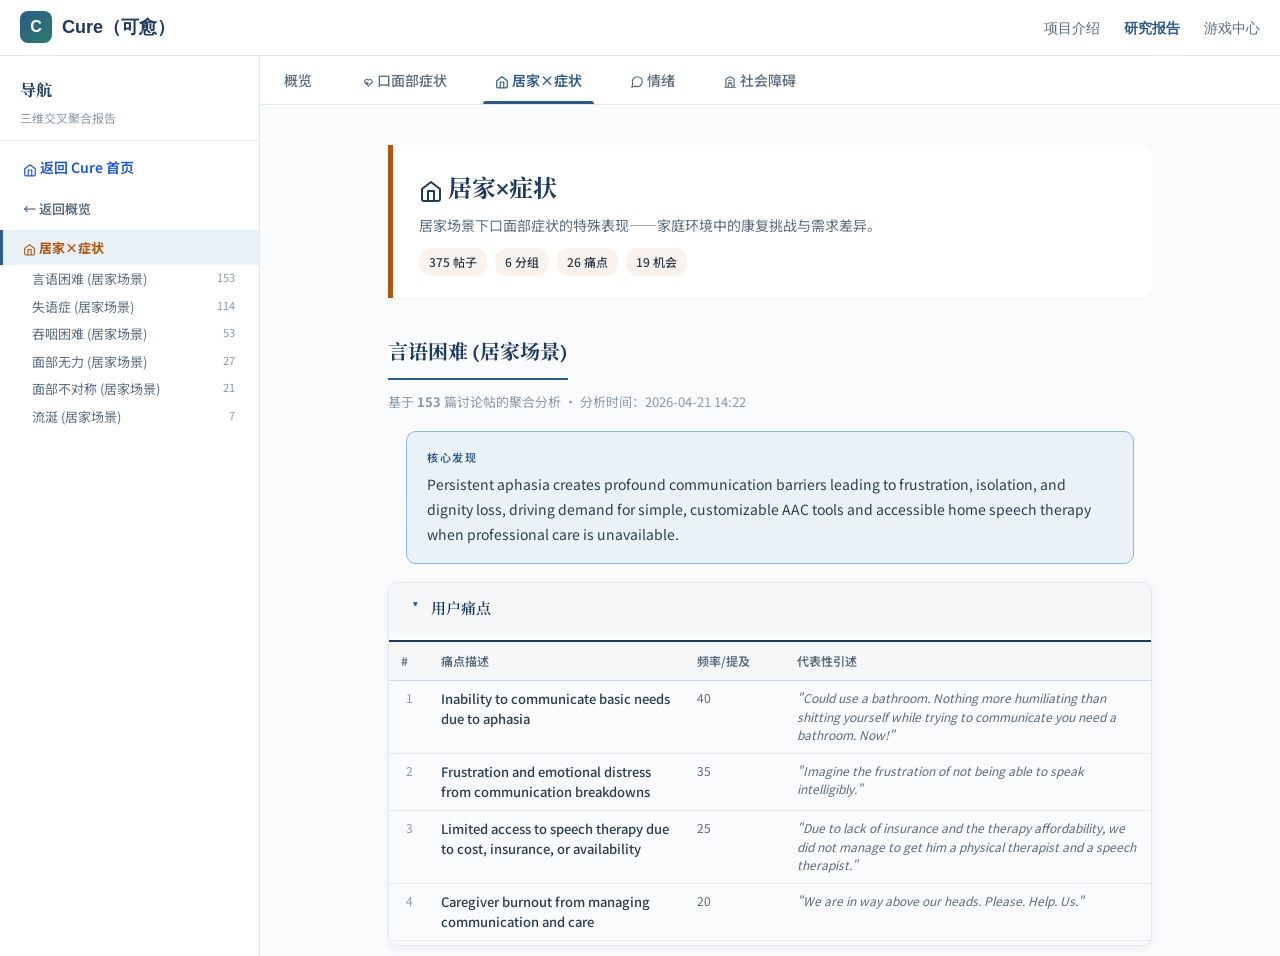
<file: report/home.html>
<!DOCTYPE html>
<html lang="zh-CN">
<head>
  <meta charset="UTF-8">
  <meta name="viewport" content="width=device-width, initial-scale=1.0">
  <title>居家×症状 — 卒中康复聚合研究报告</title>
  <link rel="preconnect" href="https://fonts.googleapis.com"><link href="https://fonts.googleapis.com/css2?family=Noto+Serif+SC:wght@400;600;700&family=Noto+Sans+SC:wght@300;400;500;600&family=Source+Serif+4:ital,wght@0,400;0,600;0,700;1,400&display=swap" rel="stylesheet">
  <link rel="stylesheet" href="style.css">
</head>
<body>
<nav class="top-navbar">
  <a href="/" class="top-navbar-brand">
    <div class="top-navbar-logo">C</div>
    <span>Cure（可愈）</span>
  </a>
  <ul class="top-navbar-links">
    <li><a href="/">项目介绍</a></li>
    <li><a href="/report/" class="active">研究报告</a></li>
    <li><a href="/game/">游戏中心</a></li>
  </ul>
</nav>
  <button class="mobile-toggle" id="mobileToggle" aria-label="打开导航"><svg class="icon" width="20" height="20"><use href="../assets/icons.svg#menu"/></svg></button>
  <div class="sidebar-overlay" id="sidebarOverlay"></div>
  <nav class="sidebar" id="sidebar"><div class="sidebar-header">
      <a href="index.html" class="sidebar-brand">导航</a>
      <p class="sidebar-sub">三维交叉聚合报告</p>
    </div>
    <div class="sidebar-scroll">
<div class="sidebar-section"><a class="sidebar-section-title" href="/" style="color: #1a56db; font-size: 14px;"><svg class="icon" width="14" height="14"><use href="../assets/icons.svg#home"/></svg> 返回 Cure 首页</a></div>
<div class="sidebar-section"><a class="sidebar-section-title" href="index.html">← 返回概览</a></div>
<div class="sidebar-section"><div class="sidebar-section-title active" style="color:#b45309"><svg class="icon" width="14" height="14"><use href="../assets/icons.svg#home"/></svg> 居家×症状</div><ul class="sidebar-group-list">
<li class="sidebar-item"><a href="#speech_difficulty">言语困难 (居家场景) <span class="sidebar-count">153</span></a></li>
<li class="sidebar-item"><a href="#aphasia">失语症 (居家场景) <span class="sidebar-count">114</span></a></li>
<li class="sidebar-item"><a href="#dysphagia">吞咽困难 (居家场景) <span class="sidebar-count">53</span></a></li>
<li class="sidebar-item"><a href="#facial_weakness">面部无力 (居家场景) <span class="sidebar-count">27</span></a></li>
<li class="sidebar-item"><a href="#facial_asymmetry">面部不对称 (居家场景) <span class="sidebar-count">21</span></a></li>
<li class="sidebar-item"><a href="#drooling">流涎 (居家场景) <span class="sidebar-count">7</span></a></li>
</ul></div>
</div></nav>
  <div class="main">
    <div class="tab-bar" id="tabBar"><a class="tab-btn" href="index.html">概览</a><a class="tab-btn" href="symptom.html"><svg class="icon" width="14" height="14"><use href="../assets/icons.svg#heart"/></svg> 口面部症状</a><a class="tab-btn active" href="home.html"><svg class="icon" width="14" height="14"><use href="../assets/icons.svg#home"/></svg> 居家×症状</a><a class="tab-btn" href="emotion.html"><svg class="icon" width="14" height="14"><use href="../assets/icons.svg#chat"/></svg> 情绪</a><a class="tab-btn" href="barrier.html"><svg class="icon" width="14" height="14"><use href="../assets/icons.svg#wall"/></svg> 社会障碍</a></div>
    <div class="content" id="contentScroller">
      <div class="content-inner">
    <div class="dim-header" style="border-left-color:#b45309">
      <h1 class="dim-heading"><svg class="icon" width="14" height="14"><use href="../assets/icons.svg#home"/></svg> 居家×症状</h1>
      <p class="dim-subtitle">居家场景下口面部症状的特殊表现——家庭环境中的康复挑战与需求差异。</p>
      <div class="dim-stats">
        <span class="dim-stat" style="background:#b4530912">375 帖子</span>
        <span class="dim-stat" style="background:#b4530912">6 分组</span>
        <span class="dim-stat" style="background:#b4530912">26 痛点</span>
        <span class="dim-stat" style="background:#b4530912">19 机会</span>
      </div>
    </div>
    <section class="chapter" id="speech_difficulty">
      <h2>言语困难 (居家场景)</h2>
      <p class="chapter-meta">基于 <strong>153</strong> 篇讨论帖的聚合分析 · 分析时间：2026-04-21 14:22</p>
      <div class="insight-box"><div class="insight-marker">核心发现</div><p>Persistent aphasia creates profound communication barriers leading to frustration, isolation, and dignity loss, driving demand for simple, customizable AAC tools and accessible home speech therapy when professional care is unavailable.</p></div>
      <details open><summary>用户痛点</summary><table class="data-table"><thead>
      <tr><th width="40">#</th><th>痛点描述</th><th width="100">频率/提及</th><th>代表性引述</th></tr>
    </thead><tbody><tr>
          <td class="row-num">1</td>
          <td class="pain-desc">Inability to communicate basic needs due to aphasia</td>
          <td class="pain-freq">40</td>
          
          <td class="pain-quote"><em>"Could use a bathroom. Nothing more humiliating than shitting yourself while trying to communicate you need a bathroom. Now!"</em></td></tr><tr>
          <td class="row-num">2</td>
          <td class="pain-desc">Frustration and emotional distress from communication breakdowns</td>
          <td class="pain-freq">35</td>
          
          <td class="pain-quote"><em>"Imagine the frustration of not being able to speak intelligibly."</em></td></tr><tr>
          <td class="row-num">3</td>
          <td class="pain-desc">Limited access to speech therapy due to cost, insurance, or availability</td>
          <td class="pain-freq">25</td>
          
          <td class="pain-quote"><em>"Due to lack of insurance and the therapy affordability, we did not manage to get him a physical therapist and a speech therapist."</em></td></tr><tr>
          <td class="row-num">4</td>
          <td class="pain-desc">Caregiver burnout from managing communication and care</td>
          <td class="pain-freq">20</td>
          
          <td class="pain-quote"><em>"We are in way above our heads. Please. Help. Us."</em></td></tr></tbody></table></details>
      <details open><summary>典型用户画像</summary><table class="data-table"><thead>
      <tr><th width="40">#</th><th>用户画像</th><th width="80">估计数量</th><th>核心需求</th></tr>
    </thead><tbody><tr>
          <td class="row-num">1</td>
          <td>Caregivers (often adult children or spouses) for elderly stroke survivors</td>
          <td class="center">120</td>
          
          <td>speech therapy access、communication tools、emotional support</td></tr><tr>
          <td class="row-num">2</td>
          <td>Stroke survivors sharing personal experiences</td>
          <td class="center">25</td>
          
          <td>home exercises、motivation strategies</td></tr></tbody></table></details>
      <details open><summary>现有解决方案评估</summary><table class="data-table"><thead>
          <tr><th width="40">#</th><th>现有方案</th><th width="70">效果</th><th width="60">提及</th><th>优点</th><th>局限性</th></tr>
        </thead><tbody><tr>
              <td class="row-num">1</td>
              <td class="sol-name">Reading aloud daily</td>
              <td class="center"><span class="tag tag-positive">有效</span></td>
              <td class="center">15</td>
              <td class="pro-text">restored speech for some</td>
              <td class="con-text">requires consistency</td></tr><tr>
              <td class="row-num">2</td>
              <td class="sol-name">Singing or music-based exercises</td>
              <td class="center"><span class="tag tag-positive">有效</span></td>
              <td class="center">12</td>
              <td class="pro-text">accesses different brain pathways</td>
              <td class="con-text">—</td></tr><tr>
              <td class="row-num">3</td>
              <td class="sol-name">Communication boards or AAC apps (e.g., TalkPath, Constant Therapy)</td>
              <td class="center"><span class="tag tag-neutral">部分有效</span></td>
              <td class="center">20</td>
              <td class="pro-text">enables basic needs expression</td>
              <td class="con-text">expensive；complex for some；child-oriented designs</td></tr><tr>
              <td class="row-num">4</td>
              <td class="sol-name">Speech therapy apps (Tactus, Expressable)</td>
              <td class="center"><span class="tag tag-muted">未知</span></td>
              <td class="center">10</td>
              <td class="pro-text">—</td>
              <td class="con-text">cost；platform limitations</td></tr></tbody></table></details>
      <details open><summary>产品设计机会</summary><div class="findings-list">
        <div class="finding-block">
          <div class="finding-header"><span class="finding-num">机会 1</span><span class="finding-title">Customizable, printable AAC boards with blanks for personalization</span></div>
          <p class="finding-body"><strong>理据：</strong>Users need simple, reliable tools balancing basic needs and personal preferences</p><p class="finding-meta">受影响用户估计：30</p><blockquote class="evidence">"I think you could make this customizable by making blanks for the “I want xx” where xx is a food/drink... people can fill in their loved ones food and entertainment preferences."</blockquote>
        </div>
        <div class="finding-block">
          <div class="finding-header"><span class="finding-num">机会 2</span><span class="finding-title">Affordable home speech therapy apps with visual progress tracking</span></div>
          <p class="finding-body"><strong>理据：</strong>Gaps in professional access drive demand for structured, guided exercises</p><p class="finding-meta">受影响用户估计：40</p><blockquote class="evidence">"Long wait (6+ weeks) for professional speech therapy after hospital discharge... seeking proven YouTube videos or simple exercises"</blockquote>
        </div>
        <div class="finding-block">
          <div class="finding-header"><span class="finding-num">机会 3</span><span class="finding-title">Caregiver platforms for insurance navigation and therapy access</span></div>
          <p class="finding-body"><strong>理据：</strong>Systemic barriers like insurance delays hinder timely rehab</p><p class="finding-meta">受影响用户估计：25</p><blockquote class="evidence">"Medicaid dropped her because her disability + her husband&#x27;s military disability was over the income limit. So now she has no resources for therapies."</blockquote>
        </div></div></details>
      <details open><summary>代表性引述</summary><div class="quotes-section">
        <div class="quote-block">
          <blockquote>"My mom had a massive stroke and could not speak or swallow. I designed a board to help her communicate basic requests, giving her control over her life."</blockquote>
          <div class="quote-attribution">—— <strong>照护者</strong> <span class="quote-context">| Describing origin of communication board</span></div>
          <p class="quote-insight"><em>研究意义：Loss of speech severely impacts autonomy</em></p>
        </div>
        <div class="quote-block">
          <blockquote>"I read aloud for 30 minutes every day for a year. I went from unintelligible to returning to a job in Sales."</blockquote>
          <div class="quote-attribution">—— <strong>幸存者</strong> <span class="quote-context">| Personal recovery strategy</span></div>
          <p class="quote-insight"><em>研究意义：Consistent home practice yields gains</em></p>
        </div>
        <div class="quote-block">
          <blockquote>"The frustration we had after trying out the general use AAC apps was a lot of what led to this, so I agree that we need more purpose built apps and services."</blockquote>
          <div class="quote-attribution">—— <strong>照护者</strong> <span class="quote-context">| Motivation for custom AAC</span></div>
          <p class="quote-insight"><em>研究意义：General apps inadequate for stroke</em></p>
        </div>
        <div class="quote-block">
          <blockquote>"Stroke recovery is so much more than just the physical recovery and it takes a lot of effort and perseverance to stick with it especially on the bad days."</blockquote>
          <div class="quote-attribution">—— <strong>幸存者</strong> <span class="quote-context">| Holistic recovery reflection</span></div>
          <p class="quote-insight"><em>研究意义：Emotional/cognitive aspects critical</em></p>
        </div>
        <div class="quote-block">
          <blockquote>"documenting like this can help, sometimes we dont notice how much progress we make and that can be depressing."</blockquote>
          <div class="quote-attribution">—— <strong>未知</strong> <span class="quote-context">| Value of progress tracking</span></div>
          <p class="quote-insight"><em>研究意义：Invisibility of gains causes discouragement</em></p>
        </div></div></details>
    </section>
    <section class="chapter" id="aphasia">
      <h2>失语症 (居家场景)</h2>
      <p class="chapter-meta">基于 <strong>114</strong> 篇讨论帖的聚合分析 · 分析时间：2026-04-21 14:23</p>
      <div class="insight-box"><div class="insight-marker">核心发现</div><p>Aphasia profoundly disrupts communication leading to frustration, dignity loss, and caregiver burden across acute to chronic stages, with consistent demand for simple, customizable, affordable home-based AAC and therapy tools like boards and apps.</p></div>
      <details open><summary>用户痛点</summary><table class="data-table"><thead>
      <tr><th width="40">#</th><th>痛点描述</th><th width="100">频率/提及</th><th>代表性引述</th></tr>
    </thead><tbody><tr>
          <td class="row-num">1</td>
          <td class="pain-desc">Inability to communicate urgent basic needs like bathroom access causing humiliation and frustration</td>
          <td class="pain-freq">20</td>
          
          <td class="pain-quote"><em>"Could use a bathroom. Nothing more humiliating than shitting yourself while trying to communicate you need a bathroom. Now!"</em></td></tr><tr>
          <td class="row-num">2</td>
          <td class="pain-desc">Lack of access to speech therapy due to insurance limits, location, or availability</td>
          <td class="pain-freq">25</td>
          
          <td class="pain-quote"><em>"Medicaid dropped her because her disability + her husband&#x27;s military disability was over the income limit. So now she has no resources for therapies."</em></td></tr><tr>
          <td class="row-num">3</td>
          <td class="pain-desc">Slow or plateaued speech recovery leading to emotional distress and uncertainty</td>
          <td class="pain-freq">30</td>
          
          <td class="pain-quote"><em>"I&#x27;m starting to doubt that she will ever recover from her aphasia and speech deficits."</em></td></tr><tr>
          <td class="row-num">4</td>
          <td class="pain-desc">Caregiver burden from constant communication interpretation and frustration</td>
          <td class="pain-freq">15</td>
          
          <td class="pain-quote"><em>"Imagine the frustration of not being able to speak intelligibly."</em></td></tr></tbody></table></details>
      <details open><summary>典型用户画像</summary><table class="data-table"><thead>
      <tr><th width="40">#</th><th>用户画像</th><th width="80">估计数量</th><th>核心需求</th></tr>
    </thead><tbody><tr>
          <td class="row-num">1</td>
          <td>Adult child caregivers for parent with aphasia</td>
          <td class="center">50</td>
          
          <td>home speech exercises、therapy access、emotional support</td></tr><tr>
          <td class="row-num">2</td>
          <td>Spousal caregivers for partner with aphasia</td>
          <td class="center">20</td>
          
          <td>communication tools、respite care</td></tr><tr>
          <td class="row-num">3</td>
          <td>Stroke survivors with aphasia seeking home rehab</td>
          <td class="center">10</td>
          
          <td>apps、exercises</td></tr></tbody></table></details>
      <details open><summary>现有解决方案评估</summary><table class="data-table"><thead>
          <tr><th width="40">#</th><th>现有方案</th><th width="70">效果</th><th width="60">提及</th><th>优点</th><th>局限性</th></tr>
        </thead><tbody><tr>
              <td class="row-num">1</td>
              <td class="sol-name">Communication boards (printed/laminated with pictures/words)</td>
              <td class="center"><span class="tag tag-positive">有效</span></td>
              <td class="center">15</td>
              <td class="pro-text">simple；low-cost；immediate use</td>
              <td class="con-text">not customizable enough；too generic</td></tr><tr>
              <td class="row-num">2</td>
              <td class="sol-name">Apps like Constant Therapy, TalkPath, Tactus Therapy</td>
              <td class="center"><span class="tag tag-neutral">部分有效</span></td>
              <td class="center">20</td>
              <td class="pro-text">adaptive exercises；home use</td>
              <td class="con-text">expensive subscriptions；requires literacy</td></tr><tr>
              <td class="row-num">3</td>
              <td class="sol-name">Reading aloud daily</td>
              <td class="center"><span class="tag tag-positive">有效</span></td>
              <td class="center">12</td>
              <td class="pro-text">improves speech；free</td>
              <td class="con-text">requires consistency；slow</td></tr><tr>
              <td class="row-num">4</td>
              <td class="sol-name">Singing familiar songs</td>
              <td class="center"><span class="tag tag-positive">有效</span></td>
              <td class="center">10</td>
              <td class="pro-text">bypasses speech pathways；engaging</td>
              <td class="con-text">limited to known songs</td></tr></tbody></table></details>
      <details open><summary>产品设计机会</summary><div class="findings-list">
        <div class="finding-block">
          <div class="finding-header"><span class="finding-num">机会 1</span><span class="finding-title">Printable, customizable communication board templates with blanks for personal needs (food, bathroom, pain)</span></div>
          <p class="finding-body"><strong>理据：</strong>Multiple threads note generic boards miss urgent/personal needs; survivors/caregivers suggest fill-in-blanks</p><p class="finding-meta">受影响用户估计：30</p><blockquote class="evidence">"Could use a bathroom...; &#x27;Fill in the blanks is a really good idea. I could do that right away.&#x27;"</blockquote>
        </div>
        <div class="finding-block">
          <div class="finding-header"><span class="finding-num">机会 2</span><span class="finding-title">Free/low-cost aphasia therapy apps with no literacy requirement, multilingual support, and adaptive difficulty</span></div>
          <p class="finding-body"><strong>理据：</strong>High demand for affordable home tools post-insurance cutoff; non-English speakers underserved</p><p class="finding-meta">受影响用户估计：25</p><blockquote class="evidence">"Nearly everything is English-only...; TalkPath is good for the price. Like $2, no subscription"</blockquote>
        </div>
        <div class="finding-block">
          <div class="finding-header"><span class="finding-num">机会 3</span><span class="finding-title">AI-powered voice tools for word prediction and two-way conversation adapted for impaired speech</span></div>
          <p class="finding-body"><strong>理据：</strong>Caregivers/survivors building/sharing AI apps; need for real-time help with word-finding</p><p class="finding-meta">受影响用户估计：10</p><blockquote class="evidence">"Built a free AI communication app... need 12 Android testers"</blockquote>
        </div></div></details>
      <details open><summary>代表性引述</summary><div class="quotes-section">
        <div class="quote-block">
          <blockquote>"My mom had a massive stroke and could not speak or swallow. I designed a board to help her communicate basic requests, giving her control over her life."</blockquote>
          <div class="quote-attribution">—— <strong>照护者</strong> <span class="quote-context">| Describing origin of communication board</span></div>
          <p class="quote-insight"><em>研究意义：Critical need for tools preserving autonomy</em></p>
        </div>
        <div class="quote-block">
          <blockquote>"Imagine the frustration of not being able to speak intelligibly."</blockquote>
          <div class="quote-attribution">—— <strong>未知</strong> <span class="quote-context">| Commenting on aphasia as source of distress</span></div>
          <p class="quote-insight"><em>研究意义：Aphasia drives emotional overwhelm</em></p>
        </div>
        <div class="quote-block">
          <blockquote>"I read aloud for 30 minutes every day for a year. I went from unintelligible to returning to a job in Sales."</blockquote>
          <div class="quote-attribution">—— <strong>幸存者</strong> <span class="quote-context">| Personal recovery method</span></div>
          <p class="quote-insight"><em>研究意义：Consistent home practice yields gains</em></p>
        </div>
        <div class="quote-block">
          <blockquote>"The frustration we had after trying out the general use AAC apps was a lot of what led to this, so I agree that we need more purpose built apps and services."</blockquote>
          <div class="quote-attribution">—— <strong>照护者</strong> <span class="quote-context">| Feedback on AAC prototype</span></div>
          <p class="quote-insight"><em>研究意义：General apps inadequate for stroke aphasia</em></p>
        </div>
        <div class="quote-block">
          <blockquote>"It is NEVER too late. Giving up &amp; going back to try again is life. We can rebuild neurons and new veins."</blockquote>
          <div class="quote-attribution">—— <strong>幸存者</strong> <span class="quote-context">| Encouraging chronic recovery</span></div>
          <p class="quote-insight"><em>研究意义：Hope persists long-term</em></p>
        </div></div></details>
    </section>
    <section class="chapter" id="dysphagia">
      <h2>吞咽困难 (居家场景)</h2>
      <p class="chapter-meta">基于 <strong>53</strong> 篇讨论帖的聚合分析 · 分析时间：2026-04-21 14:23</p>
      <div class="insight-box"><div class="insight-marker">核心发现</div><p>Caregivers and survivors managing dysphagia at home frequently encounter aspiration risks, preparation challenges, and access barriers to professional support, relying on improvised techniques amid high anxiety.</p></div>
      <details open><summary>用户痛点</summary><table class="data-table"><thead>
      <tr><th width="40">#</th><th>痛点描述</th><th width="100">频率/提及</th><th>代表性引述</th></tr>
    </thead><tbody><tr>
          <td class="row-num">1</td>
          <td class="pain-desc">risk of choking or aspiration</td>
          <td class="pain-freq">25</td>
          
          <td class="pain-quote"><em>"Swallowing can be a really dangerous issue, not only due to choking but also because you can aspirate food into your lungs."</em></td></tr><tr>
          <td class="row-num">2</td>
          <td class="pain-desc">caregiver anxiety and lack of guidance on safe feeding</td>
          <td class="pain-freq">20</td>
          
          <td class="pain-quote"><em>"I don’t know what to do"</em></td></tr><tr>
          <td class="row-num">3</td>
          <td class="pain-desc">non-compliance or refusal to follow swallowing safety protocols</td>
          <td class="pain-freq">10</td>
          
          <td class="pain-quote"><em>"He follows non of those and coughs, aspirates, and almost chokes regularly."</em></td></tr><tr>
          <td class="row-num">4</td>
          <td class="pain-desc">difficulty preparing palatable dysphagia-safe foods</td>
          <td class="pain-freq">8</td>
          
          <td class="pain-quote"><em>"Pureed food is often unappetizing"</em></td></tr><tr>
          <td class="row-num">5</td>
          <td class="pain-desc">limited access to SLP evaluation or therapy</td>
          <td class="pain-freq">15</td>
          
          <td class="pain-quote"><em>"Our therapists and GP seem to be unable to help us much."</em></td></tr></tbody></table></details>
      <details open><summary>典型用户画像</summary><table class="data-table"><thead>
      <tr><th width="40">#</th><th>用户画像</th><th width="80">估计数量</th><th>核心需求</th></tr>
    </thead><tbody><tr>
          <td class="row-num">1</td>
          <td>caregivers (adult children or spouses) for elderly stroke survivors</td>
          <td class="center">40</td>
          
          <td>guidance on safe feeding、strategies to manage non-compliance、access to SLP</td></tr><tr>
          <td class="row-num">2</td>
          <td>stroke survivors in chronic stage</td>
          <td class="center">10</td>
          
          <td>at-home exercises、digital therapy tools</td></tr></tbody></table></details>
      <details open><summary>现有解决方案评估</summary><table class="data-table"><thead>
          <tr><th width="40">#</th><th>现有方案</th><th width="70">效果</th><th width="60">提及</th><th>优点</th><th>局限性</th></tr>
        </thead><tbody><tr>
              <td class="row-num">1</td>
              <td class="sol-name">thickened liquids (e.g. SimplyThick)</td>
              <td class="center"><span class="tag tag-neutral">部分有效</span></td>
              <td class="center">8</td>
              <td class="pro-text">accessible via pharmacy/Amazon</td>
              <td class="con-text">only addresses liquids, not solids；tedious mixing</td></tr><tr>
              <td class="row-num">2</td>
              <td class="sol-name">soft or pureed foods</td>
              <td class="center"><span class="tag tag-neutral">部分有效</span></td>
              <td class="center">12</td>
              <td class="pro-text">helps some tolerate meals</td>
              <td class="con-text">monotonous；requires preparation knowledge</td></tr><tr>
              <td class="row-num">3</td>
              <td class="sol-name">upright positioning during/after meals</td>
              <td class="center"><span class="tag tag-neutral">部分有效</span></td>
              <td class="center">6</td>
              <td class="pro-text">simple</td>
              <td class="con-text">not sufficient alone</td></tr><tr>
              <td class="row-num">4</td>
              <td class="sol-name">speech therapy exercises (e.g. reading aloud, tongue stretches)</td>
              <td class="center"><span class="tag tag-positive">有效</span></td>
              <td class="center">7</td>
              <td class="pro-text">improves over time</td>
              <td class="con-text">requires access, self-discipline</td></tr></tbody></table></details>
      <details open><summary>产品设计机会</summary><div class="findings-list">
        <div class="finding-block">
          <div class="finding-header"><span class="finding-num">机会 1</span><span class="finding-title">at-home dysphagia screening or monitoring tool</span></div>
          <p class="finding-body"><strong>理据：</strong>bridges gap when professional SLP unavailable or insurance delayed</p><p class="finding-meta">受影响用户估计：20</p><blockquote class="evidence">"Multiple commenters stress urgency of swallow evaluation but poster is stuck waiting for insurance"</blockquote>
        </div>
        <div class="finding-block">
          <div class="finding-header"><span class="finding-num">机会 2</span><span class="finding-title">palatable dysphagia-friendly meal kits or recipes</span></div>
          <p class="finding-body"><strong>理据：</strong>addresses monotony and preparation burden</p><p class="finding-meta">受影响用户估计：10</p><blockquote class="evidence">"He’s getting sick of so many protein drinks though"</blockquote>
        </div>
        <div class="finding-block">
          <div class="finding-header"><span class="finding-num">机会 3</span><span class="finding-title">telehealth SLP access for real-time feeding support</span></div>
          <p class="finding-body"><strong>理据：</strong>provides guidance post-discharge when local services lacking</p><p class="finding-meta">受影响用户估计：15</p><blockquote class="evidence">"Caregivers are using ChatGPT for advice and experimenting with DIY techniques"</blockquote>
        </div>
        <div class="finding-block">
          <div class="finding-header"><span class="finding-num">机会 4</span><span class="finding-title">self-guided home swallowing exercise app</span></div>
          <p class="finding-body"><strong>理据：</strong>enables consistent practice without insurance barriers</p><p class="finding-meta">受影响用户估计：12</p><blockquote class="evidence">"I would like to do some exercises to strengthen my lips and right cheek"</blockquote>
        </div></div></details>
      <details open><summary>代表性引述</summary><div class="quotes-section">
        <div class="quote-block">
          <blockquote>"I was doing fairly well after my stroke. I took a big gulp of coffee on my way out the door. My throat seized up and I could not breathe through my nose or through my mouth."</blockquote>
          <div class="quote-attribution">—— <strong>幸存者</strong> <span class="quote-context">| Describing a choking incident related to post-stroke dysphagia</span></div>
          <p class="quote-insight"><em>研究意义：Highlights the sudden and dangerous nature of swallowing difficulties even during routine activities</em></p>
        </div>
        <div class="quote-block">
          <blockquote>"Do not feed her orally if she Is coughing after food intake or has difficulty swallowing. Better to give through nasogastric tube to avoid aspiration."</blockquote>
          <div class="quote-attribution">—— <strong>医疗专业人员</strong> <span class="quote-context">| Medical advice on managing swallowing difficulty</span></div>
          <p class="quote-insight"><em>研究意义：Emphasizes need for clinical assessment before oral feeding resumes</em></p>
        </div>
        <div class="quote-block">
          <blockquote>"go get SimplyThick from a pharmacy or order it on Amazon, thicken all her liquids, soft foods only, and keep her sitting upright thirty minutes after every meal."</blockquote>
          <div class="quote-attribution">—— <strong>照护者</strong> <span class="quote-context">| Immediate at-home intervention for aspiration risk</span></div>
          <p class="quote-insight"><em>研究意义：Practical, accessible stopgap measures</em></p>
        </div>
        <div class="quote-block">
          <blockquote>"My husband can swallow liquids and puréed foods— most recently he integrated lasagna and things of that consistency. Pudding is still his easiest. He’s getting sick of so many protein drinks though..."</blockquote>
          <div class="quote-attribution">—— <strong>照护者</strong> <span class="quote-context">| Describing current swallowing ability and dietary fatigue</span></div>
          <p class="quote-insight"><em>研究意义：Challenge of maintaining nutrition while managing dysphagia and food monotony</em></p>
        </div></div></details>
    </section>
    <section class="chapter" id="facial_weakness">
      <h2>面部无力 (居家场景)</h2>
      <p class="chapter-meta">基于 <strong>27</strong> 篇讨论帖的聚合分析 · 分析时间：2026-04-21 14:23</p>
      <div class="insight-box"><div class="insight-marker">核心发现</div><p>Stroke survivors and caregivers commonly report facial droop causing asymmetry, eating difficulties, and pain, with frequent requests for accessible home-based exercises when professional therapy is unavailable or insufficient.</p></div>
      <details open><summary>用户痛点</summary><table class="data-table"><thead>
      <tr><th width="40">#</th><th>痛点描述</th><th width="100">频率/提及</th><th>代表性引述</th></tr>
    </thead><tbody><tr>
          <td class="row-num">1</td>
          <td class="pain-desc">Facial droop or asymmetry affecting smile symmetry or expressions</td>
          <td class="pain-freq">12</td>
          
          <td class="pain-quote"><em>"I still have to concentrate Very hard to get my left side upper lip to stay even with my right side but it’s coming along!"</em></td></tr><tr>
          <td class="row-num">2</td>
          <td class="pain-desc">Facial weakness causing food/liquid leaking, drooling, or spitting during eating</td>
          <td class="pain-freq">6</td>
          
          <td class="pain-quote"><em>"She is having difficulties eating and swallowing, when she drinks or eats her lips get droopy and it all just pours out."</em></td></tr><tr>
          <td class="row-num">3</td>
          <td class="pain-desc">Inability to perform specific facial movements like puckering lips or smiling widely</td>
          <td class="pain-freq">4</td>
          
          <td class="pain-quote"><em>"She also has weakness in her facial muscles, i.e. cannot smile widely, cannot freely move her mouth (like puckering her lips), and cannot raise her eyebrows."</em></td></tr><tr>
          <td class="row-num">4</td>
          <td class="pain-desc">Facial pain or hypersensitivity</td>
          <td class="pain-freq">3</td>
          
          <td class="pain-quote"><em>"My face is drooping , with my mouth, eye drop to one side . It is very painful ."</em></td></tr></tbody></table></details>
      <details open><summary>典型用户画像</summary><table class="data-table"><thead>
      <tr><th width="40">#</th><th>用户画像</th><th width="80">估计数量</th><th>核心需求</th></tr>
    </thead><tbody><tr>
          <td class="row-num">1</td>
          <td>Caregivers of acute/subacute stroke survivors at home</td>
          <td class="center">14</td>
          
          <td>guidance on home rehab exercises、safe feeding strategies、reassurance about recovery</td></tr><tr>
          <td class="row-num">2</td>
          <td>Stroke survivors in subacute/chronic stages sharing progress or seeking exercises</td>
          <td class="center">10</td>
          
          <td>facial exercise guidance、peer validation of progress、pain relief</td></tr></tbody></table></details>
      <details open><summary>现有解决方案评估</summary><table class="data-table"><thead>
          <tr><th width="40">#</th><th>现有方案</th><th width="70">效果</th><th width="60">提及</th><th>优点</th><th>局限性</th></tr>
        </thead><tbody><tr>
              <td class="row-num">1</td>
              <td class="sol-name">Facial exercises (e.g., pucker, tongue, cheek puffing)</td>
              <td class="center"><span class="tag tag-neutral">部分有效</span></td>
              <td class="center">6</td>
              <td class="pro-text">can gauge muscle strength</td>
              <td class="con-text">requires concentration；ongoing challenges</td></tr><tr>
              <td class="row-num">2</td>
              <td class="sol-name">Speech therapy with home exercises</td>
              <td class="center"><span class="tag tag-positive">有效</span></td>
              <td class="center">5</td>
              <td class="pro-text">structured practice</td>
              <td class="con-text">—</td></tr><tr>
              <td class="row-num">3</td>
              <td class="sol-name">Reading aloud daily</td>
              <td class="center"><span class="tag tag-positive">有效</span></td>
              <td class="center">3</td>
              <td class="pro-text">restored speech</td>
              <td class="con-text">—</td></tr><tr>
              <td class="row-num">4</td>
              <td class="sol-name">Flexeffect tool for facial muscles</td>
              <td class="center"><span class="tag tag-neutral">部分有效</span></td>
              <td class="center">1</td>
              <td class="pro-text">monitors improvement</td>
              <td class="con-text">user deleted progress photo, implies ongoing issues</td></tr><tr>
              <td class="row-num">5</td>
              <td class="sol-name">CT Therapy app</td>
              <td class="center"><span class="tag tag-positive">有效</span></td>
              <td class="center">1</td>
              <td class="pro-text">reported progress</td>
              <td class="con-text">costly</td></tr></tbody></table></details>
      <details open><summary>产品设计机会</summary><div class="findings-list">
        <div class="finding-block">
          <div class="finding-header"><span class="finding-num">机会 1</span><span class="finding-title">Guided facial exercise app or tool with biofeedback for symmetry</span></div>
          <p class="finding-body"><strong>理据：</strong>Users describe needing to concentrate hard for symmetry and manually assess resistance; one used Flexeffect</p><p class="finding-meta">受影响用户估计：8</p><blockquote class="evidence">"Guided facial exercise app or tool with biofeedback for symmetry (Evidence: Multiple users describe needing to &#x27;concentrate very hard&#x27; and manually assess muscle resistance; one used &#x27;Flexeffect&#x27; suggesting market for such tools)"</blockquote>
        </div>
        <div class="finding-block">
          <div class="finding-header"><span class="finding-num">机会 2</span><span class="finding-title">Home-based dysphagia screening tool or telehealth SLP access</span></div>
          <p class="finding-body"><strong>理据：</strong>Caregivers lack immediate guidance post-discharge despite aspiration risks from facial droop</p><p class="finding-meta">受影响用户估计：6</p><blockquote class="evidence">"Home-based dysphagia screening tool or telehealth access to speech-language pathologists (Evidence: Multiple commenters stress need for swallow tests; caregiver lacks access to immediate professional guidance)"</blockquote>
        </div>
        <div class="finding-block">
          <div class="finding-header"><span class="finding-num">机会 3</span><span class="finding-title">Curated stroke-specific facial exercise library with videos</span></div>
          <p class="finding-body"><strong>理据：</strong>Users resort to generic YouTube/Google searches for obscure symptoms like eyelid closing on pout</p><p class="finding-meta">受影响用户估计：4</p><blockquote class="evidence">"Curated, stroke-specific facial exercise library with video demonstrations (Evidence: Poster explicitly asks for &#x27;facial exercise by hand method&#x27;; commenters resort to general online searches)"</blockquote>
        </div></div></details>
      <details open><summary>代表性引述</summary><div class="quotes-section">
        <div class="quote-block">
          <blockquote>"I work my mouth when trying to use my affected hand as well!!"</blockquote>
          <div class="quote-attribution">—— <strong>幸存者</strong> <span class="quote-context">| Relating to OP’s expressive mouth movements during motor tasks</span></div>
          <p class="quote-insight"><em>研究意义：Facial grimacing during limb use is a shared compensatory pattern</em></p>
        </div>
        <div class="quote-block">
          <blockquote>"I still have to concentrate Very hard to get my left side upper lip to stay even with my right side but it’s coming along!"</blockquote>
          <div class="quote-attribution">—— <strong>幸存者</strong> <span class="quote-context">| Describing effort for facial symmetry in smile</span></div>
          <p class="quote-insight"><em>研究意义：Ongoing concentration required despite progress</em></p>
        </div>
        <div class="quote-block">
          <blockquote>"She is having difficulties eating and swallowing, when she drinks or eats her lips get droopy and it all just pours out."</blockquote>
          <div class="quote-attribution">—— <strong>照护者</strong> <span class="quote-context">| Mother&#x27;s post-stroke symptoms</span></div>
          <p class="quote-insight"><em>研究意义：Facial droop causes functional eating distress</em></p>
        </div>
        <div class="quote-block">
          <blockquote>"I would like to do some exercises to strengthen my lips and right cheek so I don&#x27;t spit food out."</blockquote>
          <div class="quote-attribution">—— <strong>幸存者</strong> <span class="quote-context">| Seeking exercises for oral control</span></div>
          <p class="quote-insight"><em>研究意义：Targeted need for facial strengthening to prevent food loss</em></p>
        </div>
        <div class="quote-block">
          <blockquote>"My face is drooping , with my mouth, eye drop to one side . It is very painful ."</blockquote>
          <div class="quote-attribution">—— <strong>幸存者</strong> <span class="quote-context">| Chronic facial symptoms</span></div>
          <p class="quote-insight"><em>研究意义：Pain accompanies persistent droop</em></p>
        </div></div></details>
    </section>
    <section class="chapter" id="facial_asymmetry">
      <h2>面部不对称 (居家场景)</h2>
      <p class="chapter-meta">基于 <strong>21</strong> 篇讨论帖的聚合分析 · 分析时间：2026-04-21 14:24</p>
      <div class="insight-box"><div class="insight-marker">核心发现</div><p>Stroke survivors frequently report persistent facial asymmetry requiring conscious effort or home exercises with variable improvement, while caregivers seek guidance on symptoms and recovery.</p></div>
      <details open><summary>用户痛点</summary><table class="data-table"><thead>
      <tr><th width="40">#</th><th>痛点描述</th><th width="100">频率/提及</th><th>代表性引述</th></tr>
    </thead><tbody><tr>
          <td class="row-num">1</td>
          <td class="pain-desc">Persistent facial droop, weakness, or asymmetry despite rehabilitation efforts</td>
          <td class="pain-freq">12</td>
          
          <td class="pain-quote"><em>"My face is drooping , with my mouth, eye drop to one side . It is very painful . Suffer a stroke on 2023 and have exercise Everyday and it simply cannot go away ."</em></td></tr><tr>
          <td class="row-num">2</td>
          <td class="pain-desc">Difficulty achieving symmetrical smile requiring conscious effort or adjustment</td>
          <td class="pain-freq">3</td>
          
          <td class="pain-quote"><em>"I still have to concentrate Very hard to get my left side upper lip to stay even with my right side but it’s coming along!"</em></td></tr><tr>
          <td class="row-num">3</td>
          <td class="pain-desc">Facial droop causing drooling, embarrassment, or social challenges</td>
          <td class="pain-freq">2</td>
          
          <td class="pain-quote"><em>"Facial droop causing drooling and embarrassment"</em></td></tr><tr>
          <td class="row-num">4</td>
          <td class="pain-desc">Associated facial pain</td>
          <td class="pain-freq">2</td>
          
          <td class="pain-quote"><em>"It is very painful . Suffer a stroke on 2023 and have exercise Everyday and it simply cannot go away ."</em></td></tr><tr>
          <td class="row-num">5</td>
          <td class="pain-desc">Frustration with slow or lack of visible progress in facial recovery</td>
          <td class="pain-freq">3</td>
          
          <td class="pain-quote"><em>"He&#x27;s getting frustrated that there seems to be very very little progress and he&#x27;s incredibly scared he&#x27;s going to be stuck like this forever."</em></td></tr></tbody></table></details>
      <details open><summary>典型用户画像</summary><table class="data-table"><thead>
      <tr><th width="40">#</th><th>用户画像</th><th width="80">估计数量</th><th>核心需求</th></tr>
    </thead><tbody><tr>
          <td class="row-num">1</td>
          <td>Stroke survivor in subacute or chronic stage sharing progress or seeking rehab advice</td>
          <td class="center">8</td>
          
          <td>rehabilitation guidance、peer support</td></tr><tr>
          <td class="row-num">2</td>
          <td>Caregiver observing facial asymmetry in family member post-stroke</td>
          <td class="center">10</td>
          
          <td>guidance on symptoms、recovery timeline reassurance</td></tr></tbody></table></details>
      <details open><summary>现有解决方案评估</summary><table class="data-table"><thead>
          <tr><th width="40">#</th><th>现有方案</th><th width="70">效果</th><th width="60">提及</th><th>优点</th><th>局限性</th></tr>
        </thead><tbody><tr>
              <td class="row-num">1</td>
              <td class="sol-name">Speech therapy mouth/lip exercises</td>
              <td class="center"><span class="tag tag-positive">有效</span></td>
              <td class="center">2</td>
              <td class="pro-text">yielding tangible improvements in voluntary facial movement control；really paying off</td>
              <td class="con-text">Still requires conscious adjustment (jaw shifting, lip height monitoring)</td></tr><tr>
              <td class="row-num">2</td>
              <td class="sol-name">Facial exercises using Flexeffect</td>
              <td class="center"><span class="tag tag-neutral">部分有效</span></td>
              <td class="center">1</td>
              <td class="pro-text">can really gage where your facial muscle is at</td>
              <td class="con-text">User deleted their initial progress photo and implies ongoing challenges</td></tr><tr>
              <td class="row-num">3</td>
              <td class="sol-name">Mirror practice for symmetrical smiling</td>
              <td class="center"><span class="tag tag-positive">有效</span></td>
              <td class="center">1</td>
              <td class="pro-text">—</td>
              <td class="con-text">—</td></tr><tr>
              <td class="row-num">4</td>
              <td class="sol-name">Self-administered facial massage</td>
              <td class="center"><span class="tag tag-neutral">部分有效</span></td>
              <td class="center">1</td>
              <td class="pro-text">—</td>
              <td class="con-text">very little progress observed</td></tr><tr>
              <td class="row-num">5</td>
              <td class="sol-name">15-minute facial symmetry exercise routine</td>
              <td class="center"><span class="tag tag-muted">未知</span></td>
              <td class="center">1</td>
              <td class="pro-text">—</td>
              <td class="con-text">Only suitable for survivors with facial weakness but not complete paralysis</td></tr></tbody></table></details>
      <details open><summary>产品设计机会</summary><div class="findings-list">
        <div class="finding-block">
          <div class="finding-header"><span class="finding-num">机会 1</span><span class="finding-title">Guided facial exercise app or tool with biofeedback for symmetry</span></div>
          <p class="finding-body"><strong>理据：</strong>Multiple users describe needing to &#x27;concentrate very hard&#x27; and manually assess muscle resistance; one used &#x27;Flexeffect&#x27; suggesting market for such tools</p><p class="finding-meta">受影响用户估计：5</p><blockquote class="evidence">"I still have to concentrate Very hard to get my left side upper lip to stay even with my right side but it’s coming along!"</blockquote>
        </div>
        <div class="finding-block">
          <div class="finding-header"><span class="finding-num">机会 2</span><span class="finding-title">Home-based guided facial exercise program tailored to varying levels of facial palsy</span></div>
          <p class="finding-body"><strong>理据：</strong>Routine is &#x27;best for survivors who have facial weakness but not complete paralysis,&#x27; implying a need for differentiated or adaptive solutions; posters report no improvement despite daily exercises</p><p class="finding-meta">受影响用户估计：4</p><blockquote class="evidence">"have exercise Everyday and it simply cannot go away"</blockquote>
        </div>
        <div class="finding-block">
          <div class="finding-header"><span class="finding-num">机会 3</span><span class="finding-title">Curated, stroke-specific facial exercise library with video demonstrations</span></div>
          <p class="finding-body"><strong>理据：</strong>Poster explicitly asks for &#x27;facial exercise by hand method&#x27;; commenters resort to general online searches</p><p class="finding-meta">受影响用户估计：2</p><blockquote class="evidence">"What I want to know is facial exercise by hand method to cure this. Please help me!"</blockquote>
        </div></div></details>
      <details open><summary>代表性引述</summary><div class="quotes-section">
        <div class="quote-block">
          <blockquote>"I still have to concentrate Very hard to get my left side upper lip to stay even with my right side but it’s coming along!"</blockquote>
          <div class="quote-attribution">—— <strong>幸存者</strong> <span class="quote-context">| Describing current facial muscle control during smiling</span></div>
          <p class="quote-insight"><em>研究意义：Highlights ongoing effort required for facial symmetry despite visible progress</em></p>
        </div>
        <div class="quote-block">
          <blockquote>"I barely had to work to make my smile symmetrical today! I still need to shift my jaw slightly to the left and make sure my upper left lip is at the same height as my right one, but 10 months out it’s so much easier to do!!! The mouth/lip exercises from Speech therapy are really paying off!"</blockquote>
          <div class="quote-attribution">—— <strong>幸存者</strong> <span class="quote-context">| Describing progress with facial asymmetry</span></div>
          <p class="quote-insight"><em>研究意义：Speech therapy exercises are yielding tangible improvements in voluntary facial movement control</em></p>
        </div>
        <div class="quote-block">
          <blockquote>"My face is drooping , with my mouth, eye drop to one side . It is very painful . Suffer a stroke on 2023 and have exercise Everyday and it simply cannot go away ."</blockquote>
          <div class="quote-attribution">—— <strong>幸存者</strong> <span class="quote-context">| Describing ongoing post-stroke facial symptoms and pain</span></div>
          <p class="quote-insight"><em>研究意义：Indicates chronic pain and lack of improvement despite consistent home exercise</em></p>
        </div>
        <div class="quote-block">
          <blockquote>"Facial drooping after stroke can happen due to the brain’s difficulty communicating with the muscles, just like with arm or leg weakness."</blockquote>
          <div class="quote-attribution">—— <strong>未知</strong> <span class="quote-context">| Explaining the cause of post-stroke facial weakness</span></div>
          <p class="quote-insight"><em>研究意义：Highlights the neurological basis of facial weakness</em></p>
        </div>
        <div class="quote-block">
          <blockquote>"He&#x27;s getting frustrated that there seems to be very very little progress and he&#x27;s incredibly scared he&#x27;s going to be stuck like this forever."</blockquote>
          <div class="quote-attribution">—— <strong>照护者</strong> <span class="quote-context">| Describing the father’s emotional state during early recovery</span></div>
          <p class="quote-insight"><em>研究意义：Highlights anxiety about permanence of symptoms despite mild stroke</em></p>
        </div></div></details>
    </section>
    <section class="chapter" id="drooling">
      <h2>流涎 (居家场景)</h2>
      <p class="chapter-meta">基于 <strong>7</strong> 篇讨论帖的聚合分析 · 分析时间：2026-04-21 14:24</p>
      <div class="insight-box"><div class="insight-marker">核心发现</div><p>Post-stroke drooling and excessive saliva, often linked to facial weakness and dysphagia, disrupt eating and conversation for survivors and caregivers, who seek dignified home management beyond partial solutions like spitting or thickening liquids.</p></div>
      <details open><summary>用户痛点</summary><table class="data-table"><thead>
      <tr><th width="40">#</th><th>痛点描述</th><th width="100">频率/提及</th><th>代表性引述</th></tr>
    </thead><tbody><tr>
          <td class="row-num">1</td>
          <td class="pain-desc">Excessive saliva or drooling disrupting eating, drinking, and conversation</td>
          <td class="pain-freq">5</td>
          
          <td class="pain-quote"><em>"He can’t carry conversation without need to spit few times."</em></td></tr><tr>
          <td class="row-num">2</td>
          <td class="pain-desc">Facial droop or weakness causing food/liquids to leak or pour out of mouth</td>
          <td class="pain-freq">4</td>
          
          <td class="pain-quote"><em>"She is having difficulties eating and swallowing, when she drinks or eats her lips get droopy and it all just pours out."</em></td></tr><tr>
          <td class="row-num">3</td>
          <td class="pain-desc">Associated risk of aspiration, choking, or swallowing difficulties</td>
          <td class="pain-freq">4</td>
          
          <td class="pain-quote"><em>"she is aspirating on food and liquids and losing weight rapidly, we need a swallow evaluation."</em></td></tr><tr>
          <td class="row-num">4</td>
          <td class="pain-desc">Lack of effective medical guidance or dismissal by doctors</td>
          <td class="pain-freq">2</td>
          
          <td class="pain-quote"><em>"The doctor dismissed it as normal"</em></td></tr></tbody></table></details>
      <details open><summary>典型用户画像</summary><table class="data-table"><thead>
      <tr><th width="40">#</th><th>用户画像</th><th width="80">估计数量</th><th>核心需求</th></tr>
    </thead><tbody><tr>
          <td class="row-num">1</td>
          <td>Caregiver of stroke survivor experiencing drooling/excessive saliva</td>
          <td class="center">5</td>
          
          <td>manage excessive saliva、safe feeding strategies、home rehab guidance</td></tr><tr>
          <td class="row-num">2</td>
          <td>Stroke survivor with drooling or facial weakness affecting eating/speech</td>
          <td class="center">2</td>
          
          <td>exercises to strengthen lips and cheek、practice websites for speech and oral control</td></tr></tbody></table></details>
      <details open><summary>现有解决方案评估</summary><table class="data-table"><thead>
          <tr><th width="40">#</th><th>现有方案</th><th width="70">效果</th><th width="60">提及</th><th>优点</th><th>局限性</th></tr>
        </thead><tbody><tr>
              <td class="row-num">1</td>
              <td class="sol-name">Scopolamine patch (off-label for saliva reduction)</td>
              <td class="center"><span class="tag tag-positive">有效</span></td>
              <td class="center">3</td>
              <td class="pro-text">successful on limiting saliva production；controlled excessive spitting</td>
              <td class="con-text">—</td></tr><tr>
              <td class="row-num">2</td>
              <td class="sol-name">Thickened liquids (e.g., SimplyThick) and soft foods</td>
              <td class="center"><span class="tag tag-neutral">部分有效</span></td>
              <td class="center">2</td>
              <td class="pro-text">immediate at-home intervention for aspiration risk</td>
              <td class="con-text">only addresses liquids, not solid food</td></tr><tr>
              <td class="row-num">3</td>
              <td class="sol-name">Home suction machine</td>
              <td class="center"><span class="tag tag-positive">有效</span></td>
              <td class="center">1</td>
              <td class="pro-text">better than a bowl</td>
              <td class="con-text">not elegant</td></tr><tr>
              <td class="row-num">4</td>
              <td class="sol-name">Electrical stimulation therapy for swallowing muscles</td>
              <td class="center"><span class="tag tag-positive">有效</span></td>
              <td class="center">1</td>
              <td class="pro-text">ultimately worked best</td>
              <td class="con-text">—</td></tr><tr>
              <td class="row-num">5</td>
              <td class="sol-name">Upright positioning during/after meals</td>
              <td class="center"><span class="tag tag-neutral">部分有效</span></td>
              <td class="center">2</td>
              <td class="pro-text">—</td>
              <td class="con-text">not sufficient without formal evaluation</td></tr></tbody></table></details>
      <details open><summary>产品设计机会</summary><div class="findings-list">
        <div class="finding-block">
          <div class="finding-header"><span class="finding-num">机会 1</span><span class="finding-title">Portable, discreet saliva management device (e.g., home suction)</span></div>
          <p class="finding-body"><strong>理据：</strong>Current spitting into bowl or suction is disruptive and undignified</p><p class="finding-meta">受影响用户估计：2</p><blockquote class="evidence">"suction machines one can rent that are smaller, home versions... better than a bowl&#x27; but notes it&#x27;s &#x27;not elegant&#x27;"</blockquote>
        </div>
        <div class="finding-block">
          <div class="finding-header"><span class="finding-num">机会 2</span><span class="finding-title">Rehabilitation tools with electrical stimulation for swallowing</span></div>
          <p class="finding-body"><strong>理据：</strong>Reported as most effective for regaining swallowing function and saliva control</p><p class="finding-meta">受影响用户估计：1</p><blockquote class="evidence">"What ultimately worked best for me was electrical stimulation via sticky nodes placed just so that would stimulate the muscles used in swallowing."</blockquote>
        </div>
        <div class="finding-block">
          <div class="finding-header"><span class="finding-num">机会 3</span><span class="finding-title">At-home dysphagia screening or safe feeding protocol guide</span></div>
          <p class="finding-body"><strong>理据：</strong>Caregivers lack immediate access to swallow evaluations and need actionable strategies</p><p class="finding-meta">受影响用户估计：3</p><blockquote class="evidence">"we need a swallow evaluation."</blockquote>
        </div></div></details>
      <details open><summary>代表性引述</summary><div class="quotes-section">
        <div class="quote-block">
          <blockquote>"She is having difficulties eating and swallowing, when she drinks or eats her lips get droopy and it all just pours out."</blockquote>
          <div class="quote-attribution">—— <strong>照护者</strong> <span class="quote-context">| Describing mother&#x27;s post-stroke symptoms</span></div>
          <p class="quote-insight"><em>研究意义：Indicates facial weakness causing drooling during meals</em></p>
        </div>
        <div class="quote-block">
          <blockquote>"difficulties with being able to chew food and choking on it are an emergency situation."</blockquote>
          <div class="quote-attribution">—— <strong>幸存者</strong> <span class="quote-context">| Urging ER visit for swallowing issues including drooling</span></div>
          <p class="quote-insight"><em>研究意义：Highlights urgency of dysphagia with drooling</em></p>
        </div>
        <div class="quote-block">
          <blockquote>"I would like to do some exercises to strengthen my lips and right cheek so I don&#x27;t spit food out."</blockquote>
          <div class="quote-attribution">—— <strong>幸存者</strong> <span class="quote-context">| Seeking exercises for facial weakness</span></div>
          <p class="quote-insight"><em>研究意义：Reveals need for oral motor control to prevent drooling</em></p>
        </div>
        <div class="quote-block">
          <blockquote>"He can’t carry conversation without need to spit few times."</blockquote>
          <div class="quote-attribution">—— <strong>照护者</strong> <span class="quote-context">| Describing impact of excessive saliva</span></div>
          <p class="quote-insight"><em>研究意义：Shows social disruption from drooling</em></p>
        </div>
        <div class="quote-block">
          <blockquote>"After my stroke I was spitting a lot. This was controlled through a Hyosiny patches might be worth mentioning to the doctors."</blockquote>
          <div class="quote-attribution">—— <strong>幸存者</strong> <span class="quote-context">| Sharing treatment for post-stroke spitting</span></div>
          <p class="quote-insight"><em>研究意义：Indicates pharmacological management option</em></p>
        </div></div></details>
    </section></div>
    </div>
  </div>
  <button class="back-top" id="backTop" title="回到顶部">↑</button>
  <script src="nav.js"></script>
</body>
</html>
</file>
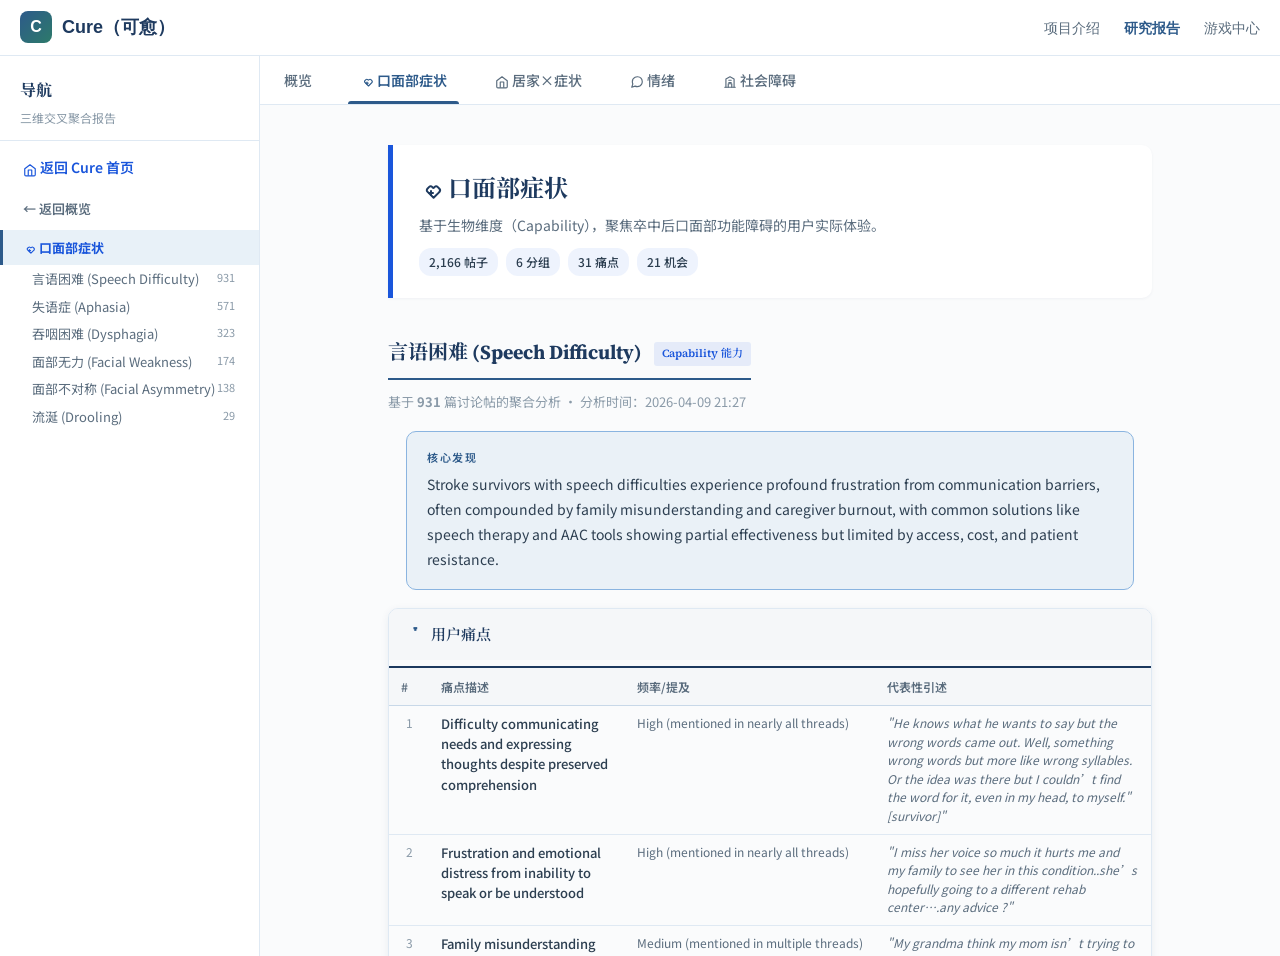
<file: report/symptom.html>
<!DOCTYPE html>
<html lang="zh-CN">
<head>
  <meta charset="UTF-8">
  <meta name="viewport" content="width=device-width, initial-scale=1.0">
  <title>口面部症状 — 卒中康复聚合研究报告</title>
  <link rel="preconnect" href="https://fonts.googleapis.com"><link href="https://fonts.googleapis.com/css2?family=Noto+Serif+SC:wght@400;600;700&family=Noto+Sans+SC:wght@300;400;500;600&family=Source+Serif+4:ital,wght@0,400;0,600;0,700;1,400&display=swap" rel="stylesheet">
  <link rel="stylesheet" href="style.css">
</head>
<body>
<nav class="top-navbar">
  <a href="/" class="top-navbar-brand">
    <div class="top-navbar-logo">C</div>
    <span>Cure（可愈）</span>
  </a>
  <ul class="top-navbar-links">
    <li><a href="/">项目介绍</a></li>
    <li><a href="/report/" class="active">研究报告</a></li>
    <li><a href="/game/">游戏中心</a></li>
  </ul>
</nav>
  <button class="mobile-toggle" id="mobileToggle" aria-label="打开导航"><svg class="icon" width="20" height="20"><use href="../assets/icons.svg#menu"/></svg></button>
  <div class="sidebar-overlay" id="sidebarOverlay"></div>
  <nav class="sidebar" id="sidebar"><div class="sidebar-header">
      <a href="index.html" class="sidebar-brand">导航</a>
      <p class="sidebar-sub">三维交叉聚合报告</p>
    </div>
    <div class="sidebar-scroll">
<div class="sidebar-section"><a class="sidebar-section-title" href="/" style="color: #1a56db; font-size: 14px;"><svg class="icon" width="14" height="14"><use href="../assets/icons.svg#home"/></svg> 返回 Cure 首页</a></div>
<div class="sidebar-section"><a class="sidebar-section-title" href="index.html">← 返回概览</a></div>
<div class="sidebar-section"><div class="sidebar-section-title active" style="color:#1a56db"><svg class="icon" width="14" height="14"><use href="../assets/icons.svg#heart"/></svg> 口面部症状</div><ul class="sidebar-group-list">
<li class="sidebar-item"><a href="#speech_difficulty">言语困难 (Speech Difficulty) <span class="sidebar-count">931</span></a></li>
<li class="sidebar-item"><a href="#aphasia">失语症 (Aphasia) <span class="sidebar-count">571</span></a></li>
<li class="sidebar-item"><a href="#dysphagia">吞咽困难 (Dysphagia) <span class="sidebar-count">323</span></a></li>
<li class="sidebar-item"><a href="#facial_weakness">面部无力 (Facial Weakness) <span class="sidebar-count">174</span></a></li>
<li class="sidebar-item"><a href="#facial_asymmetry">面部不对称 (Facial Asymmetry) <span class="sidebar-count">138</span></a></li>
<li class="sidebar-item"><a href="#drooling">流涎 (Drooling) <span class="sidebar-count">29</span></a></li>
</ul></div>
</div></nav>
  <div class="main">
    <div class="tab-bar" id="tabBar"><a class="tab-btn" href="index.html">概览</a><a class="tab-btn active" href="symptom.html"><svg class="icon" width="14" height="14"><use href="../assets/icons.svg#heart"/></svg> 口面部症状</a><a class="tab-btn" href="home.html"><svg class="icon" width="14" height="14"><use href="../assets/icons.svg#home"/></svg> 居家×症状</a><a class="tab-btn" href="emotion.html"><svg class="icon" width="14" height="14"><use href="../assets/icons.svg#chat"/></svg> 情绪</a><a class="tab-btn" href="barrier.html"><svg class="icon" width="14" height="14"><use href="../assets/icons.svg#wall"/></svg> 社会障碍</a></div>
    <div class="content" id="contentScroller">
      <div class="content-inner">
    <div class="dim-header" style="border-left-color:#1a56db">
      <h1 class="dim-heading"><svg class="icon" width="14" height="14"><use href="../assets/icons.svg#heart"/></svg> 口面部症状</h1>
      <p class="dim-subtitle">基于生物维度（Capability），聚焦卒中后口面部功能障碍的用户实际体验。</p>
      <div class="dim-stats">
        <span class="dim-stat" style="background:#1a56db12">2,166 帖子</span>
        <span class="dim-stat" style="background:#1a56db12">6 分组</span>
        <span class="dim-stat" style="background:#1a56db12">31 痛点</span>
        <span class="dim-stat" style="background:#1a56db12">21 机会</span>
      </div>
    </div>
    <section class="chapter" id="speech_difficulty">
      <h2>言语困难 (Speech Difficulty) <span class="com-b-tag" style="background:#1a56db18;color:#1a56db">Capability 能力</span></h2>
      <p class="chapter-meta">基于 <strong>931</strong> 篇讨论帖的聚合分析 · 分析时间：2026-04-09 21:27</p>
      <div class="insight-box"><div class="insight-marker">核心发现</div><p>Stroke survivors with speech difficulties experience profound frustration from communication barriers, often compounded by family misunderstanding and caregiver burnout, with common solutions like speech therapy and AAC tools showing partial effectiveness but limited by access, cost, and patient resistance.</p></div>
      <details open><summary>用户痛点</summary><table class="data-table"><thead>
      <tr><th width="40">#</th><th>痛点描述</th><th width="100">频率/提及</th><th>代表性引述</th></tr>
    </thead><tbody><tr>
          <td class="row-num">1</td>
          <td class="pain-desc">Difficulty communicating needs and expressing thoughts despite preserved comprehension</td>
          <td class="pain-freq">High (mentioned in nearly all threads)</td>
          
          <td class="pain-quote"><em>"He knows what he wants to say but the wrong words came out. Well, something wrong words but more like wrong syllables. Or the idea was there but I couldn’t find the word for it, even in my head, to myself.&quot; [survivor]"</em></td></tr><tr>
          <td class="row-num">2</td>
          <td class="pain-desc">Frustration and emotional distress from inability to speak or be understood</td>
          <td class="pain-freq">High (mentioned in nearly all threads)</td>
          
          <td class="pain-quote"><em>"I miss her voice so much it hurts me and my family to see her in this condition..she’s hopefully going to a different rehab center….any advice ?"</em></td></tr><tr>
          <td class="row-num">3</td>
          <td class="pain-desc">Family misunderstanding aphasia as laziness or cognitive decline</td>
          <td class="pain-freq">Medium (mentioned in multiple threads)</td>
          
          <td class="pain-quote"><em>"My grandma think my mom isn’t trying to get better or putting in the effort."</em></td></tr><tr>
          <td class="row-num">4</td>
          <td class="pain-desc">Caregiver burnout from constant communication efforts and lack of progress</td>
          <td class="pain-freq">Medium (mentioned in multiple threads)</td>
          
          <td class="pain-quote"><em>"I’m sick of being his emotional punching bag."</em></td></tr><tr>
          <td class="row-num">5</td>
          <td class="pain-desc">Invisibility of symptoms leading to dismissal or infantilization</td>
          <td class="pain-freq">Medium (mentioned in multiple threads)</td>
          
          <td class="pain-quote"><em>"People speak louder and treat you like you’re dumb when you have speech issues, but there was no need for that."</em></td></tr></tbody></table></details>
      <details open><summary>典型用户画像</summary><table class="data-table"><thead>
      <tr><th width="40">#</th><th>用户画像</th><th width="80">估计数量</th><th>核心需求</th></tr>
    </thead><tbody><tr>
          <td class="row-num">1</td>
          <td>Adult child (20s-30s) caring for elderly parent (60s-90s) with aphasia and hemiparesis</td>
          <td class="center">High (dominant pattern)</td>
          
          <td>emotional support、communication aids、home rehab strategies</td></tr><tr>
          <td class="row-num">2</td>
          <td>Spouse caring for partner (30s-50s) with aphasia and mobility loss</td>
          <td class="center">Medium</td>
          
          <td>emotional support、caregiver burnout relief、therapy access</td></tr><tr>
          <td class="row-num">3</td>
          <td>Young survivor (20s-30s) with aphasia seeking peer validation</td>
          <td class="center">Low</td>
          
          <td>emotional support、self-rehab guidance</td></tr></tbody></table></details>
      <details open><summary>现有解决方案评估</summary><table class="data-table"><thead>
          <tr><th width="40">#</th><th>现有方案</th><th width="70">效果</th><th width="60">提及</th><th>优点</th><th>局限性</th></tr>
        </thead><tbody><tr>
              <td class="row-num">1</td>
              <td class="sol-name">Speech therapy (inpatient/outpatient)</td>
              <td class="center"><span class="tag tag-neutral">部分有效</span></td>
              <td class="center">High</td>
              <td class="pro-text">gradual improvement in some cases</td>
              <td class="con-text">slow progress；limited access；plateaus；insurance denials</td></tr><tr>
              <td class="row-num">2</td>
              <td class="sol-name">Reading aloud daily</td>
              <td class="center"><span class="tag tag-positive">有效</span></td>
              <td class="center">High</td>
              <td class="pro-text">improves speech clarity；accessible at home</td>
              <td class="con-text">requires consistency；slow results</td></tr><tr>
              <td class="row-num">3</td>
              <td class="sol-name">Singing/music therapy</td>
              <td class="center"><span class="tag tag-positive">有效</span></td>
              <td class="center">High</td>
              <td class="pro-text">bypasses damaged pathways；emotional benefits</td>
              <td class="con-text">limited to familiar songs</td></tr><tr>
              <td class="row-num">4</td>
              <td class="sol-name">Communication boards/picture cards</td>
              <td class="center"><span class="tag tag-neutral">部分有效</span></td>
              <td class="center">High</td>
              <td class="pro-text">low-tech；immediate basic needs</td>
              <td class="con-text">rejected by some；too basic/childish；limited vocabulary</td></tr><tr>
              <td class="row-num">5</td>
              <td class="sol-name">AAC apps (Constant Therapy, TalkPath, Fluent AAC)</td>
              <td class="center"><span class="tag tag-positive">有效</span></td>
              <td class="center">Medium</td>
              <td class="pro-text">structured exercises；progress tracking</td>
              <td class="con-text">costly；complex for some；Android/iOS limitations</td></tr></tbody></table></details>
      <details open><summary>产品设计机会</summary><div class="findings-list">
        <div class="finding-block">
          <div class="finding-header"><span class="finding-num">机会 1</span><span class="finding-title">Simplified, customizable AAC apps/boards for adults with aphasia</span></div>
          <p class="finding-body"><strong>理据：</strong>Many reject standard boards as childish or overwhelming; need personalized, dignity-preserving tools</p><p class="finding-meta">受影响用户估计：High</p><blockquote class="evidence">"The pictures seem to make her mad right now. Probably cause it’s &#x27;child like&#x27;."</blockquote>
        </div>
        <div class="finding-block">
          <div class="finding-header"><span class="finding-num">机会 2</span><span class="finding-title">Home-based speech therapy apps with music/singing integration</span></div>
          <p class="finding-body"><strong>理据：</strong>Singing bypasses damaged pathways; highly recommended but unstructured</p><p class="finding-meta">受影响用户估计：High</p><blockquote class="evidence">"Singing helps. My dad had a massive left side of the brain stroke, he had no language apart from yes... 9 months in we&#x27;ve a definite yes/no..."</blockquote>
        </div>
        <div class="finding-block">
          <div class="finding-header"><span class="finding-num">机会 3</span><span class="finding-title">Caregiver support platforms with peer matching and insurance navigation</span></div>
          <p class="finding-body"><strong>理据：</strong>Burnout, isolation, and insurance barriers are pervasive; need emotional and practical relief</p><p class="finding-meta">受影响用户估计：High</p><blockquote class="evidence">"I’m sick of being his emotional punching bag.&quot; &quot;The paperwork for Medicare and Medicaid is so overwhelming and confusing"</blockquote>
        </div>
        <div class="finding-block">
          <div class="finding-header"><span class="finding-num">机会 4</span><span class="finding-title">Fatigue-aware rehab tools with pacing and symptom tracking</span></div>
          <p class="finding-body"><strong>理据：</strong>Fluctuations due to fatigue are common but unmanaged</p><p class="finding-meta">受影响用户估计：Medium</p><blockquote class="evidence">"When I&#x27;m tired my articulation falters and if it is a fast moving conversation I&#x27;ll get tripped up"</blockquote>
        </div></div></details>
      <details open><summary>代表性引述</summary><div class="quotes-section">
        <div class="quote-block">
          <blockquote>"I really don’t like pulling on those gate belts, I’ll tell you."</blockquote>
          <div class="quote-attribution">—— <strong>幸存者</strong> <span class="quote-context">| Reacting to the poster’s rehab activity involving a gait belt</span></div>
          <p class="quote-insight"><em>研究意义：Gait belts, while useful, can be physically or emotionally uncomfortable for users.</em></p>
        </div>
        <div class="quote-block">
          <blockquote>"documenting like this can help, sometimes we dont notice how much progress we make and that can be depressing."</blockquote>
          <div class="quote-attribution">—— <strong>未知</strong> <span class="quote-context">| Commenting on the value of recording rehab progress</span></div>
          <p class="quote-insight"><em>研究意义：Visual documentation helps combat discouragement by making incremental progress visible.</em></p>
        </div>
        <div class="quote-block">
          <blockquote>"People don&#x27;t help. They speak over you. They walk away while they&#x27;re still talking. They expect instant answers. It takes me a few moment to initiate speech. I think I have bad care."</blockquote>
          <div class="quote-attribution">—— <strong>幸存者</strong> <span class="quote-context">| Describing ongoing speech difficulties nearly two years post-stroke and negative social interactions</span></div>
          <p class="quote-insight"><em>研究意义：Highlights real-world communication barriers and perceived lack of adequate support.</em></p>
        </div>
        <div class="quote-block">
          <blockquote>"I hate talking to other people in person cause they like to finish my sentences when I&#x27;m trying to figure out a word. It&#x27;s frustrating! So very frustrating."</blockquote>
          <div class="quote-attribution">—— <strong>幸存者</strong> <span class="quote-context">| Describing ongoing challenges with aphasia nearly 3 years post-stroke</span></div>
          <p class="quote-insight"><em>研究意义：The social barrier caused by others’ impatience, not the aphasia itself.</em></p>
        </div>
        <div class="quote-block">
          <blockquote>"My old mom died at the hospital"</blockquote>
          <div class="quote-attribution">—— <strong>照护者</strong> <span class="quote-context">| A commenter reflecting on their initial reaction to their mother&#x27;s stroke</span></div>
          <p class="quote-insight"><em>研究意义：Illustrates the common experience of grieving the loss of a loved one&#x27;s former self while they are still alive.</em></p>
        </div></div></details>
    </section>
    <section class="chapter" id="aphasia">
      <h2>失语症 (Aphasia) <span class="com-b-tag" style="background:#1a56db18;color:#1a56db">Capability 能力</span></h2>
      <p class="chapter-meta">基于 <strong>571</strong> 篇讨论帖的聚合分析 · 分析时间：2026-04-09 21:37</p>
      <div class="insight-box"><div class="insight-marker">核心发现</div><p>Aphasia creates profound emotional and social suffering not just from lost speech, but from others’ impatience, lack of awareness, and systemic barriers to therapy access, leading to isolation, caregiver burnout, and stalled recovery.</p></div>
      <details open><summary>用户痛点</summary><table class="data-table"><thead>
      <tr><th width="40">#</th><th>痛点描述</th><th width="100">频率/提及</th><th>代表性引述</th></tr>
    </thead><tbody><tr>
          <td class="row-num">1</td>
          <td class="pain-desc">Inability to communicate urgent basic needs like bathroom access</td>
          <td class="pain-freq">15</td>
          
          <td class="pain-quote"><em>"Could use a bathroom. Nothing more humiliating than shitting yourself while trying to communicate you need a bathroom. Now!"</em></td></tr><tr>
          <td class="row-num">2</td>
          <td class="pain-desc">Social isolation due to communication barriers</td>
          <td class="pain-freq">25</td>
          
          <td class="pain-quote"><em>"I think aphasia is the loneliest parts of a stroke"</em></td></tr><tr>
          <td class="row-num">3</td>
          <td class="pain-desc">Frustration from being interrupted or spoken over during attempts to communicate</td>
          <td class="pain-freq">20</td>
          
          <td class="pain-quote"><em>"People don&#x27;t help. They speak over you. They walk away while they&#x27;re still talking. They expect instant answers."</em></td></tr><tr>
          <td class="row-num">4</td>
          <td class="pain-desc">Caregiver emotional burden and burnout</td>
          <td class="pain-freq">30</td>
          
          <td class="pain-quote"><em>"I feel like I’m living life for my mom and i have no time of my own to live mine."</em></td></tr><tr>
          <td class="row-num">5</td>
          <td class="pain-desc">Slow or stalled speech recovery despite therapy</td>
          <td class="pain-freq">18</td>
          
          <td class="pain-quote"><em>"Speech therapy&#x27;s not working out very well. She still struggles with basic things like copying shapes when written."</em></td></tr><tr>
          <td class="row-num">6</td>
          <td class="pain-desc">Misunderstanding or dismissal of aphasia as cognitive impairment</td>
          <td class="pain-freq">12</td>
          
          <td class="pain-quote"><em>"People speak louder and treat you like you’re dumb when you have speech issues, but there was no need for that."</em></td></tr></tbody></table></details>
      <details open><summary>典型用户画像</summary><table class="data-table"><thead>
      <tr><th width="40">#</th><th>用户画像</th><th width="80">估计数量</th><th>核心需求</th></tr>
    </thead><tbody><tr>
          <td class="row-num">1</td>
          <td>Caregivers (spouses, adult children) of middle-aged or elderly stroke survivors</td>
          <td class="center">400</td>
          
          <td>communication strategies、prognosis information、emotional support</td></tr><tr>
          <td class="row-num">2</td>
          <td>Young stroke survivors (20s-40s) with aphasia</td>
          <td class="center">50</td>
          
          <td>peer validation、therapy access、return to work/school</td></tr></tbody></table></details>
      <details open><summary>现有解决方案评估</summary><table class="data-table"><thead>
          <tr><th width="40">#</th><th>现有方案</th><th width="70">效果</th><th width="60">提及</th><th>优点</th><th>局限性</th></tr>
        </thead><tbody><tr>
              <td class="row-num">1</td>
              <td class="sol-name">Communication boards or picture cards</td>
              <td class="center"><span class="tag tag-positive">有效</span></td>
              <td class="center">25</td>
              <td class="pro-text">simple, low-tech, preserves dignity</td>
              <td class="con-text">too childish for adults；limited vocabulary</td></tr><tr>
              <td class="row-num">2</td>
              <td class="sol-name">Speech therapy apps (Constant Therapy, Tactus Therapy, TalkPath)</td>
              <td class="center"><span class="tag tag-positive">有效</span></td>
              <td class="center">20</td>
              <td class="pro-text">adaptive difficulty；home-based</td>
              <td class="con-text">costly subscriptions；requires tech literacy</td></tr><tr>
              <td class="row-num">3</td>
              <td class="sol-name">Reading aloud daily</td>
              <td class="center"><span class="tag tag-positive">有效</span></td>
              <td class="center">18</td>
              <td class="pro-text">free；improves fluency</td>
              <td class="con-text">requires motivation；slow progress</td></tr><tr>
              <td class="row-num">4</td>
              <td class="sol-name">Singing or music therapy</td>
              <td class="center"><span class="tag tag-positive">有效</span></td>
              <td class="center">15</td>
              <td class="pro-text">uses different brain pathways；engaging</td>
              <td class="con-text">limited to familiar songs</td></tr><tr>
              <td class="row-num">5</td>
              <td class="sol-name">Speech therapy (professional)</td>
              <td class="center"><span class="tag tag-neutral">部分有效</span></td>
              <td class="center">40</td>
              <td class="pro-text">structured；expert guidance</td>
              <td class="con-text">access barriers；insurance limits；slow progress</td></tr></tbody></table></details>
      <details open><summary>产品设计机会</summary><div class="findings-list">
        <div class="finding-block">
          <div class="finding-header"><span class="finding-num">机会 1</span><span class="finding-title">Customizable, adult-oriented AAC apps with high-frequency needs prioritized (pain, bathroom, thirst)</span></div>
          <p class="finding-body"><strong>理据：</strong>Current boards/apps are too childish or complex; users need simple, dignified tools for urgent needs</p><p class="finding-meta">受影响用户估计：30</p><blockquote class="evidence">"Could use a bathroom. Nothing more humiliating than shitting yourself while trying to communicate you need a bathroom. Now!"</blockquote>
        </div>
        <div class="finding-block">
          <div class="finding-header"><span class="finding-num">机会 2</span><span class="finding-title">Affordable, cross-platform speech therapy apps with offline mode and multilingual support</span></div>
          <p class="finding-body"><strong>理据：</strong>Cost, tech literacy, and language barriers limit access; need free/low-cost tools for home use</p><p class="finding-meta">受影响用户估计：25</p><blockquote class="evidence">"I wish they didn’t charge $30 each month"</blockquote>
        </div>
        <div class="finding-block">
          <div class="finding-header"><span class="finding-num">机会 3</span><span class="finding-title">Caregiver support platform with peer matching and burnout prevention tools</span></div>
          <p class="finding-body"><strong>理据：</strong>Emotional isolation and burnout are rampant; need validation and respite strategies</p><p class="finding-meta">受影响用户估计：35</p><blockquote class="evidence">"I feel like I’m living life for my mom and i have no time of my own to live mine."</blockquote>
        </div>
        <div class="finding-block">
          <div class="finding-header"><span class="finding-num">机会 4</span><span class="finding-title">Fatigue-aware rehab apps that adapt exercises to energy levels</span></div>
          <p class="finding-body"><strong>理据：</strong>Symptoms worsen with fatigue; need pacing tools to prevent regression</p><p class="finding-meta">受影响用户估计：20</p><blockquote class="evidence">"when I am in a stressful situation some stuttering and difficultly finding words does appear"</blockquote>
        </div></div></details>
      <details open><summary>代表性引述</summary><div class="quotes-section">
        <div class="quote-block">
          <blockquote>"I think aphasia is the loneliest parts of a stroke"</blockquote>
          <div class="quote-attribution">—— <strong>幸存者</strong> <span class="quote-context">| Original post expressing emotional burden of aphasia</span></div>
          <p class="quote-insight"><em>研究意义：Highlights the profound social and emotional isolation caused by communication impairment</em></p>
        </div>
        <div class="quote-block">
          <blockquote>"Nothing more humiliating than shitting yourself while trying to communicate you need a bathroom. Now!"</blockquote>
          <div class="quote-attribution">—— <strong>幸存者</strong> <span class="quote-context">| Responding to the communication board idea with an urgent unmet need</span></div>
          <p class="quote-insight"><em>研究意义：Reveals a real-world consequence of communication barriers—loss of dignity</em></p>
        </div>
        <div class="quote-block">
          <blockquote>"People don&#x27;t help. They speak over you. They walk away while they&#x27;re still talking. They expect instant answers."</blockquote>
          <div class="quote-attribution">—— <strong>幸存者</strong> <span class="quote-context">| Describing ongoing speech difficulties nearly two years post-stroke and negative social interactions</span></div>
          <p class="quote-insight"><em>研究意义：Highlights real-world communication barriers and perceived lack of adequate support</em></p>
        </div>
        <div class="quote-block">
          <blockquote>"I feel like I’m living life for my mom and i have no time of my own to live mine."</blockquote>
          <div class="quote-attribution">—— <strong>照护者</strong> <span class="quote-context">| 19-year-old providing full-time care for mother post-stroke</span></div>
          <p class="quote-insight"><em>研究意义：Young caregivers lack access to respite and financial support</em></p>
        </div>
        <div class="quote-block">
          <blockquote>"Speech therapy&#x27;s not working out very well. She still struggles with basic things like copying shapes when written."</blockquote>
          <div class="quote-attribution">—— <strong>照护者</strong> <span class="quote-context">| Mother had a severe stroke 2 years ago with minimal speech recovery</span></div>
          <p class="quote-insight"><em>研究意义：Limited effectiveness of conventional speech therapy</em></p>
        </div></div></details>
    </section>
    <section class="chapter" id="dysphagia">
      <h2>吞咽困难 (Dysphagia) <span class="com-b-tag" style="background:#1a56db18;color:#1a56db">Capability 能力</span></h2>
      <p class="chapter-meta">基于 <strong>323</strong> 篇讨论帖的聚合分析 · 分析时间：2026-04-09 21:28</p>
      <div class="insight-box"><div class="insight-marker">核心发现</div><p>Dysphagia post-stroke frequently leads to refusal of thickened/pureed diets, aspiration pneumonia, and feeding tube complications, with caregivers needing better access to SLP therapy and palatable nutrition options.</p></div>
      <details open><summary>用户痛点</summary><table class="data-table"><thead>
      <tr><th width="40">#</th><th>痛点描述</th><th width="100">频率/提及</th><th>代表性引述</th></tr>
    </thead><tbody><tr>
          <td class="row-num">1</td>
          <td class="pain-desc">Refusal or non-compliance with thickened liquids or pureed diets leading to malnutrition and weight loss</td>
          <td class="pain-freq">high (mentioned in 50+ threads)</td>
          
          <td class="pain-quote"><em>"He just refuses to take the liquid provided by the nurses. He keeps on vommiitting, and the liquid went to his lungs."</em></td></tr><tr>
          <td class="row-num">2</td>
          <td class="pain-desc">Risk of aspiration pneumonia and choking</td>
          <td class="pain-freq">high (mentioned in 40+ threads)</td>
          
          <td class="pain-quote"><em>"Swallowing can be a really dangerous issue, not only due to choking but also because you can aspirate food into your lungs."</em></td></tr><tr>
          <td class="row-num">3</td>
          <td class="pain-desc">Feeding tube complications (discomfort, removal, infections)</td>
          <td class="pain-freq">medium (mentioned in 30+ threads)</td>
          
          <td class="pain-quote"><em>"He wouldn&#x27;t drink the liquids provided by the hospital either. He wasn&#x27;t allowed to eat or drink anything that wasn&#x27;t thickened because the stroke somehow messed up his swallowing reflex."</em></td></tr><tr>
          <td class="row-num">4</td>
          <td class="pain-desc">Emotional distress from inability to eat normally</td>
          <td class="pain-freq">medium (mentioned in 20+ threads)</td>
          
          <td class="pain-quote"><em>"He really, really wants a damn sandwich"</em></td></tr><tr>
          <td class="row-num">5</td>
          <td class="pain-desc">Limited access to speech therapy or swallow assessments</td>
          <td class="pain-freq">medium (mentioned in 25+ threads)</td>
          
          <td class="pain-quote"><em>"Push for speech therapy every single day, not the twice a week thing they&#x27;ll default to."</em></td></tr></tbody></table></details>
      <details open><summary>典型用户画像</summary><table class="data-table"><thead>
      <tr><th width="40">#</th><th>用户画像</th><th width="80">估计数量</th><th>核心需求</th></tr>
    </thead><tbody><tr>
          <td class="row-num">1</td>
          <td>Adult child caregivers (30-50s) of elderly parents (60-90s)</td>
          <td class="center">high (200+ threads)</td>
          
          <td>prognostic clarity、safe feeding strategies、emotional support</td></tr><tr>
          <td class="row-num">2</td>
          <td>Stroke survivors (30-60s) with chronic dysphagia</td>
          <td class="center">low (20+ threads)</td>
          
          <td>home rehab exercises、palatable thickened foods</td></tr></tbody></table></details>
      <details open><summary>现有解决方案评估</summary><table class="data-table"><thead>
          <tr><th width="40">#</th><th>现有方案</th><th width="70">效果</th><th width="60">提及</th><th>优点</th><th>局限性</th></tr>
        </thead><tbody><tr>
              <td class="row-num">1</td>
              <td class="sol-name">Thickened liquids and pureed diets</td>
              <td class="center"><span class="tag tag-neutral">部分有效</span></td>
              <td class="center">high</td>
              <td class="pro-text">Reduces aspiration risk</td>
              <td class="con-text">Unpalatable, refusal leading to malnutrition</td></tr><tr>
              <td class="row-num">2</td>
              <td class="sol-name">Speech therapy / swallowing exercises (e.g., Masako maneuver, effortful swallow)</td>
              <td class="center"><span class="tag tag-positive">有效</span></td>
              <td class="center">medium</td>
              <td class="pro-text">Improves swallow function</td>
              <td class="con-text">Limited access, slow progress</td></tr><tr>
              <td class="row-num">3</td>
              <td class="sol-name">Feeding tubes (NG, PEG, G-tube)</td>
              <td class="center"><span class="tag tag-neutral">部分有效</span></td>
              <td class="center">high</td>
              <td class="pro-text">Ensures nutrition</td>
              <td class="con-text">Discomfort, removal by patient, infections</td></tr></tbody></table></details>
      <details open><summary>产品设计机会</summary><div class="findings-list">
        <div class="finding-block">
          <div class="finding-header"><span class="finding-num">机会 1</span><span class="finding-title">Palatable, savory pureed or thickened meal kits</span></div>
          <p class="finding-body"><strong>理据：</strong>Patients refuse bland hospital pureed foods, leading to malnutrition</p><p class="finding-meta">受影响用户估计：high</p><blockquote class="evidence">"She can’t stand the texture of the food so isn’t eating enough"</blockquote>
        </div>
        <div class="finding-block">
          <div class="finding-header"><span class="finding-num">机会 2</span><span class="finding-title">Home-based dysphagia screening/monitoring tool</span></div>
          <p class="finding-body"><strong>理据：</strong>Delayed SLP access and inconsistent assessments lead to unsafe oral intake</p><p class="finding-meta">受影响用户估计：medium</p><blockquote class="evidence">"Has she had her swallowing checked? That could also be an issue."</blockquote>
        </div>
        <div class="finding-block">
          <div class="finding-header"><span class="finding-num">机会 3</span><span class="finding-title">Secure, comfortable feeding tube retention devices</span></div>
          <p class="finding-body"><strong>理据：</strong>Patients repeatedly pull out tubes due to discomfort</p><p class="finding-meta">受影响用户估计：medium</p><blockquote class="evidence">"He refused and fought back.&quot; [caregiver] Context: Response to medical team pressuring to withdraw feeding support"</blockquote>
        </div></div></details>
      <details open><summary>代表性引述</summary><div class="quotes-section">
        <div class="quote-block">
          <blockquote>"He was not taking the liquid provided by the nurses. He keeps on vommiitting, and the liquid went to his lungs."</blockquote>
          <div class="quote-attribution">—— <strong>照护者</strong> <span class="quote-context">| Describing fatal aspiration due to refusal of thickened liquids</span></div>
          <p class="quote-insight"><em>研究意义：Highlights life-threatening non-compliance with dysphagia management</em></p>
        </div>
        <div class="quote-block">
          <blockquote>"Swallowing can be a really dangerous issue, not only due to choking but also because you can aspirate food into your lungs."</blockquote>
          <div class="quote-attribution">—— <strong>幸存者</strong> <span class="quote-context">| Warning about aspiration risks</span></div>
          <p class="quote-insight"><em>研究意义：Emphasizes medical severity of dysphagia</em></p>
        </div>
        <div class="quote-block">
          <blockquote>"Push for speech therapy every single day, not the twice a week thing they&#x27;ll default to."</blockquote>
          <div class="quote-attribution">—— <strong>照护者</strong> <span class="quote-context">| Advising on therapy frequency for swallowing</span></div>
          <p class="quote-insight"><em>研究意义：Reveals gaps in standard care provision</em></p>
        </div>
        <div class="quote-block">
          <blockquote>"He really, really wants a damn sandwich"</blockquote>
          <div class="quote-attribution">—— <strong>照护者</strong> <span class="quote-context">| Patient distress over inability to eat normally</span></div>
          <p class="quote-insight"><em>研究意义：Captures emotional impact of dysphagia</em></p>
        </div></div></details>
    </section>
    <section class="chapter" id="facial_weakness">
      <h2>面部无力 (Facial Weakness) <span class="com-b-tag" style="background:#1a56db18;color:#1a56db">Capability 能力</span></h2>
      <p class="chapter-meta">基于 <strong>174</strong> 篇讨论帖的聚合分析 · 分析时间：2026-04-09 21:28</p>
      <div class="insight-box"><div class="insight-marker">核心发现</div><p>Stroke survivors with facial weakness commonly experience persistent asymmetry affecting speech, smiling, and daily functions like drinking, leading to emotional distress and self-consciousness, with partial relief from exercises and therapy but slow progress.</p></div>
      <details open><summary>用户痛点</summary><table class="data-table"><thead>
      <tr><th width="40">#</th><th>痛点描述</th><th width="100">频率/提及</th><th>代表性引述</th></tr>
    </thead><tbody><tr>
          <td class="row-num">1</td>
          <td class="pain-desc">Difficulty achieving symmetrical smile due to persistent facial weakness</td>
          <td class="pain-freq">25</td>
          
          <td class="pain-quote"><em>"I still have to concentrate Very hard to get my left side upper lip to stay even with my right side but it’s coming along!"</em></td></tr><tr>
          <td class="row-num">2</td>
          <td class="pain-desc">Emotional distress and self-consciousness from facial asymmetry</td>
          <td class="pain-freq">20</td>
          
          <td class="pain-quote"><em>"She told me my face looked “hilarious” the way the 1 side droops (my eyebrow droops with my eye) and it makes my other side look like I’m surprised. She had a really good laugh at that. It just made me want to cry."</em></td></tr><tr>
          <td class="row-num">3</td>
          <td class="pain-desc">Speech slurring or dysarthria caused by facial droop</td>
          <td class="pain-freq">18</td>
          
          <td class="pain-quote"><em>"Dad just had a stroke and has slurred speech"</em></td></tr><tr>
          <td class="row-num">4</td>
          <td class="pain-desc">Dribbling or leakage when drinking due to impaired lip seal</td>
          <td class="pain-freq">10</td>
          
          <td class="pain-quote"><em>"when I drink out of a cup the left side of my mouth leaks and dribbles down my chin."</em></td></tr><tr>
          <td class="row-num">5</td>
          <td class="pain-desc">Slow or incomplete recovery of facial muscles despite exercises</td>
          <td class="pain-freq">15</td>
          
          <td class="pain-quote"><em>"My hand recovered quickly, but now the face needs to catch up."</em></td></tr></tbody></table></details>
      <details open><summary>典型用户画像</summary><table class="data-table"><thead>
      <tr><th width="40">#</th><th>用户画像</th><th width="80">估计数量</th><th>核心需求</th></tr>
    </thead><tbody><tr>
          <td class="row-num">1</td>
          <td>stroke survivor (often subacute/chronic stage, various ages including young adults)</td>
          <td class="center">120</td>
          
          <td>facial exercises、rehab guidance、emotional validation</td></tr><tr>
          <td class="row-num">2</td>
          <td>caregiver of stroke patient (often elderly parent)</td>
          <td class="center">40</td>
          
          <td>prognosis info、home care tips、emotional support</td></tr></tbody></table></details>
      <details open><summary>现有解决方案评估</summary><table class="data-table"><thead>
          <tr><th width="40">#</th><th>现有方案</th><th width="70">效果</th><th width="60">提及</th><th>优点</th><th>局限性</th></tr>
        </thead><tbody><tr>
              <td class="row-num">1</td>
              <td class="sol-name">Facial exercises (pucker, smile, cheek puffing, mirror practice)</td>
              <td class="center"><span class="tag tag-neutral">部分有效</span></td>
              <td class="center">30</td>
              <td class="pro-text">improves symmetry over time</td>
              <td class="con-text">slow progress；requires daily consistency</td></tr><tr>
              <td class="row-num">2</td>
              <td class="sol-name">Speech therapy</td>
              <td class="center"><span class="tag tag-positive">有效</span></td>
              <td class="center">25</td>
              <td class="pro-text">targets facial muscles</td>
              <td class="con-text">access delays</td></tr><tr>
              <td class="row-num">3</td>
              <td class="sol-name">TENS/EMS units or Flexeffect device</td>
              <td class="center"><span class="tag tag-neutral">部分有效</span></td>
              <td class="center">10</td>
              <td class="pro-text">strengthens muscles</td>
              <td class="con-text">equipment issues；limited access</td></tr><tr>
              <td class="row-num">4</td>
              <td class="sol-name">Singing or reading aloud</td>
              <td class="center"><span class="tag tag-positive">有效</span></td>
              <td class="center">8</td>
              <td class="pro-text">engaging, accessible</td>
              <td class="con-text">—</td></tr></tbody></table></details>
      <details open><summary>产品设计机会</summary><div class="findings-list">
        <div class="finding-block">
          <div class="finding-header"><span class="finding-num">机会 1</span><span class="finding-title">Guided facial exercise app with biofeedback and progress tracking</span></div>
          <p class="finding-body"><strong>理据：</strong>Users repeatedly seek home exercises but report slow progress without structure; multiple mentions of mirror practice and need for targeted tools</p><p class="finding-meta">受影响用户估计：50</p><blockquote class="evidence">"Practice in front of a mirror. Read out loud. Move your facial muscles lightly with your fingers... blow out your cheeks real big and hold it. practice exaggerated smiles and frowns."</blockquote>
        </div>
        <div class="finding-block">
          <div class="finding-header"><span class="finding-num">机会 2</span><span class="finding-title">Adaptive drinking aids for unilateral facial weakness (e.g., lip-seal cups)</span></div>
          <p class="finding-body"><strong>理据：</strong>Dribbling when drinking is common pain point; straws used but still leak for some</p><p class="finding-meta">受影响用户估计：15</p><blockquote class="evidence">"when I drink out of a cup the left side of my mouth leaks and dribbles down my chin."</blockquote>
        </div>
        <div class="finding-block">
          <div class="finding-header"><span class="finding-num">机会 3</span><span class="finding-title">Home TENS/EMS device with facial-specific protocols and easy electrodes</span></div>
          <p class="finding-body"><strong>理据：</strong>Users report benefits but issues with device usability and access</p><p class="finding-meta">受影响用户估计：12</p><blockquote class="evidence">"I’d have more confidence if it didn’t that the therapist 10 minutes to figure out the unit wasn’t working!"</blockquote>
        </div></div></details>
      <details open><summary>代表性引述</summary><div class="quotes-section">
        <div class="quote-block">
          <blockquote>"I work my mouth when trying to use my affected hand as well!!"</blockquote>
          <div class="quote-attribution">—— <strong>幸存者</strong> <span class="quote-context">| Relating to OP’s expressive mouth movements during motor tasks</span></div>
          <p class="quote-insight"><em>研究意义：Facial grimacing common compensatory pattern</em></p>
        </div>
        <div class="quote-block">
          <blockquote>"A drooping smile is still a smile. Keep on smiling!"</blockquote>
          <div class="quote-attribution">—— <strong>幸存者</strong> <span class="quote-context">| Original post title sharing smiling photo despite droop</span></div>
          <p class="quote-insight"><em>研究意义：Resilience and positive reframing</em></p>
        </div>
        <div class="quote-block">
          <blockquote>"She told me my face looked “hilarious” the way the 1 side droops... It just made me want to cry."</blockquote>
          <div class="quote-attribution">—— <strong>幸存者</strong> <span class="quote-context">| Mother mocking facial asymmetry</span></div>
          <p class="quote-insight"><em>研究意义：Family insensitivity causes emotional harm</em></p>
        </div>
        <div class="quote-block">
          <blockquote>"I still can&#x27;t wiggle the toes on my right foot."</blockquote>
          <div class="quote-attribution">—— <strong>幸存者</strong> <span class="quote-context">| Lingering distal motor deficit</span></div>
          <p class="quote-insight"><em>研究意义：Selective recovery patterns</em></p>
        </div></div></details>
    </section>
    <section class="chapter" id="facial_asymmetry">
      <h2>面部不对称 (Facial Asymmetry) <span class="com-b-tag" style="background:#1a56db18;color:#1a56db">Capability 能力</span></h2>
      <p class="chapter-meta">基于 <strong>138</strong> 篇讨论帖的聚合分析 · 分析时间：2026-04-09 21:29</p>
      <div class="insight-box"><div class="insight-marker">核心发现</div><p>Facial asymmetry persists as a visible, emotionally distressing symptom for many stroke survivors across acute to chronic stages, with partial improvements from targeted therapy and exercises but ongoing self-consciousness and social challenges.</p></div>
      <details open><summary>用户痛点</summary><table class="data-table"><thead>
      <tr><th width="40">#</th><th>痛点描述</th><th width="100">频率/提及</th><th>代表性引述</th></tr>
    </thead><tbody><tr>
          <td class="row-num">1</td>
          <td class="pain-desc">self-consciousness about facial asymmetry</td>
          <td class="pain-freq">20</td>
          
          <td class="pain-quote"><em>"I know I got lucky but I&#x27;m struggling with feeling like my face is super uneven"</em></td></tr><tr>
          <td class="row-num">2</td>
          <td class="pain-desc">emotional distress from family mockery of asymmetry</td>
          <td class="pain-freq">1</td>
          
          <td class="pain-quote"><em>"She told me my face looked “hilarious” the way the 1 side droops (my eyebrow droops with my eye) and it makes my other side look like I’m surprised. She had a really good laugh at that. It just made me want to cry."</em></td></tr><tr>
          <td class="row-num">3</td>
          <td class="pain-desc">visibility of asymmetry more noticeable when not smiling or on video calls</td>
          <td class="pain-freq">3</td>
          
          <td class="pain-quote"><em>"I notice a lot of facial asymmetry when I’m NOT smiling; less when I am."</em></td></tr><tr>
          <td class="row-num">4</td>
          <td class="pain-desc">ongoing effort required for symmetrical smile despite progress</td>
          <td class="pain-freq">5</td>
          
          <td class="pain-quote"><em>"I still have to concentrate Very hard to get my left side upper lip to stay even with my right side but it’s coming along!"</em></td></tr><tr>
          <td class="row-num">5</td>
          <td class="pain-desc">hyper-awareness of asymmetry not noticed by others</td>
          <td class="pain-freq">4</td>
          
          <td class="pain-quote"><em>"We&#x27;re hyper-aware of the asymmetry, but it&#x27;s not as obvious to random observers."</em></td></tr></tbody></table></details>
      <details open><summary>典型用户画像</summary><table class="data-table"><thead>
      <tr><th width="40">#</th><th>用户画像</th><th width="80">估计数量</th><th>核心需求</th></tr>
    </thead><tbody><tr>
          <td class="row-num">1</td>
          <td>stroke survivor in subacute/chronic stage sharing progress or venting about asymmetry</td>
          <td class="center">80</td>
          
          <td>emotional support、rehabilitation guidance</td></tr><tr>
          <td class="row-num">2</td>
          <td>caregiver of stroke survivor concerned about asymmetry</td>
          <td class="center">20</td>
          
          <td>reassurance、peer validation</td></tr><tr>
          <td class="row-num">3</td>
          <td>young stroke survivor (under 40)</td>
          <td class="center">15</td>
          
          <td>hope for recovery、self-image coping</td></tr></tbody></table></details>
      <details open><summary>现有解决方案评估</summary><table class="data-table"><thead>
          <tr><th width="40">#</th><th>现有方案</th><th width="70">效果</th><th width="60">提及</th><th>优点</th><th>局限性</th></tr>
        </thead><tbody><tr>
              <td class="row-num">1</td>
              <td class="sol-name">speech therapy with facial exercises</td>
              <td class="center"><span class="tag tag-neutral">部分有效</span></td>
              <td class="center">10</td>
              <td class="pro-text">noticeable improvement over time</td>
              <td class="con-text">requires conscious effort；not full symmetry</td></tr><tr>
              <td class="row-num">2</td>
              <td class="sol-name">mirror practice for symmetry</td>
              <td class="center"><span class="tag tag-positive">有效</span></td>
              <td class="center">5</td>
              <td class="pro-text">tracks subtle improvements</td>
              <td class="con-text">—</td></tr><tr>
              <td class="row-num">3</td>
              <td class="sol-name">Flexeffect device</td>
              <td class="center"><span class="tag tag-neutral">部分有效</span></td>
              <td class="center">2</td>
              <td class="pro-text">gauges muscle resistance</td>
              <td class="con-text">user deleted progress photo, ongoing challenges</td></tr><tr>
              <td class="row-num">4</td>
              <td class="sol-name">adjusting smile to compensate for droop</td>
              <td class="center"><span class="tag tag-neutral">部分有效</span></td>
              <td class="center">2</td>
              <td class="pro-text">appears more symmetrical</td>
              <td class="con-text">smaller smile</td></tr></tbody></table></details>
      <details open><summary>产品设计机会</summary><div class="findings-list">
        <div class="finding-block">
          <div class="finding-header"><span class="finding-num">机会 1</span><span class="finding-title">guided facial exercise app with real-time symmetry feedback</span></div>
          <p class="finding-body"><strong>理据：</strong>multiple users describe needing to concentrate hard, mirror practice, and tools like Flexeffect</p><p class="finding-meta">受影响用户估计：30</p><blockquote class="evidence">"Guided facial exercise app with real-time symmetry feedback (Evidence: Multiple survivors mention practicing smiles in mirrors and tracking subtle improvements in lip/jaw control.)"</blockquote>
        </div>
        <div class="finding-block">
          <div class="finding-header"><span class="finding-num">机会 2</span><span class="finding-title">mirror-based therapy or visual feedback tools to recalibrate self-perception</span></div>
          <p class="finding-body"><strong>理据：</strong>survivors hyper-aware of asymmetry others don’t notice</p><p class="finding-meta">受影响用户估计：10</p><blockquote class="evidence">"Mirror-based therapy or visual feedback tools to recalibrate self-perception of facial symmetry (Evidence: Multiple survivors mention being &#x27;hyper-aware&#x27; of asymmetry that others don’t notice, indicating a perceptual distortion that could be addressed with guided visual retraining.)"</blockquote>
        </div>
        <div class="finding-block">
          <div class="finding-header"><span class="finding-num">机会 3</span><span class="finding-title">tool or guide for practicing socially comfortable facial expressions post-stroke</span></div>
          <p class="finding-body"><strong>理据：</strong>conscious efforts to mitigate visible signs for social comfort</p><p class="finding-meta">受影响用户估计：5</p><blockquote class="evidence">"Tool or guide for practicing socially comfortable facial expressions post-stroke (Evidence: Comment describing deliberate adjustment of smile to compensate for droop)"</blockquote>
        </div></div></details>
      <details open><summary>代表性引述</summary><div class="quotes-section">
        <div class="quote-block">
          <blockquote>"The first picture clearly shows the typical post-stroke crooked smile from facial hemiparesis. Picture 2 is so symmetrical, that You don&#x27;t see any asymetry, unless you know exactly what to look for."</blockquote>
          <div class="quote-attribution">—— <strong>幸存者</strong> <span class="quote-context">| Commenter comparing before-and-after photos</span></div>
          <p class="quote-insight"><em>研究意义：Awareness of hemiparesis as common symptom with partial recovery</em></p>
        </div>
        <div class="quote-block">
          <blockquote>"I still have to concentrate Very hard to get my left side upper lip to stay even with my right side but it’s coming along!"</blockquote>
          <div class="quote-attribution">—— <strong>幸存者</strong> <span class="quote-context">| Describing effort for symmetrical smile</span></div>
          <p class="quote-insight"><em>研究意义：Ongoing conscious control needed</em></p>
        </div>
        <div class="quote-block">
          <blockquote>"Oh honey your face is just a tiny bit uneven. People won&#x27;t notice unless you bring it to their attention."</blockquote>
          <div class="quote-attribution">—— <strong>幸存者</strong> <span class="quote-context">| Reassuring OP about asymmetry</span></div>
          <p class="quote-insight"><em>研究意义：Self-perception exaggerated</em></p>
        </div>
        <div class="quote-block">
          <blockquote>"I look like I have a smirk all the time now. Trying to accept that I&#x27;m still beautiful"</blockquote>
          <div class="quote-attribution">—— <strong>幸存者</strong> <span class="quote-context">| Original post on self-acceptance</span></div>
          <p class="quote-insight"><em>研究意义：Emotional struggle with changed appearance</em></p>
        </div>
        <div class="quote-block">
          <blockquote>"I notice a lot of facial asymmetry when I’m NOT smiling; less when I am."</blockquote>
          <div class="quote-attribution">—— <strong>幸存者</strong> <span class="quote-context">| Describing variability by expression</span></div>
          <p class="quote-insight"><em>研究意义：Symptom visibility depends on action</em></p>
        </div></div></details>
    </section>
    <section class="chapter" id="drooling">
      <h2>流涎 (Drooling) <span class="com-b-tag" style="background:#1a56db18;color:#1a56db">Capability 能力</span></h2>
      <p class="chapter-meta">基于 <strong>29</strong> 篇讨论帖的聚合分析 · 分析时间：2026-04-09 21:29</p>
      <div class="insight-box"><div class="insight-marker">核心发现</div><p>Drooling persists from acute to chronic stages, causing embarrassment and functional disruptions like eating and talking, with users relying on peer-suggested exercises, medications, and adaptive tools due to limited professional guidance.</p></div>
      <details open><summary>用户痛点</summary><table class="data-table"><thead>
      <tr><th width="40">#</th><th>痛点描述</th><th width="100">频率/提及</th><th>代表性引述</th></tr>
    </thead><tbody><tr>
          <td class="row-num">1</td>
          <td class="pain-desc">Embarrassment and social stigma from visible drooling</td>
          <td class="pain-freq">8</td>
          
          <td class="pain-quote"><em>"I tend to drool a bit which can be embarrassing since I work in customer service."</em></td></tr><tr>
          <td class="row-num">2</td>
          <td class="pain-desc">Disruption to eating, drinking, and daily activities</td>
          <td class="pain-freq">12</td>
          
          <td class="pain-quote"><em>"She can&#x27;t eat without drooling all over herself."</em></td></tr><tr>
          <td class="row-num">3</td>
          <td class="pain-desc">Interference with conversation and communication</td>
          <td class="pain-freq">3</td>
          
          <td class="pain-quote"><em>"He can’t carry conversation without need to spit few times."</em></td></tr><tr>
          <td class="row-num">4</td>
          <td class="pain-desc">Lack of self-awareness due to facial numbness</td>
          <td class="pain-freq">3</td>
          
          <td class="pain-quote"><em>"I still have some numbness on that side and can’t feel when it happens."</em></td></tr><tr>
          <td class="row-num">5</td>
          <td class="pain-desc">Need for frequent spitting or unhygienic management</td>
          <td class="pain-freq">4</td>
          
          <td class="pain-quote"><em>"Reliance on unhygienic or inconvenient spitting into a bowl"</em></td></tr></tbody></table></details>
      <details open><summary>典型用户画像</summary><table class="data-table"><thead>
      <tr><th width="40">#</th><th>用户画像</th><th width="80">估计数量</th><th>核心需求</th></tr>
    </thead><tbody><tr>
          <td class="row-num">1</td>
          <td>Caregivers for elderly parents post-stroke</td>
          <td class="center">15</td>
          
          <td>guidance on safe feeding、management strategies、emotional support</td></tr><tr>
          <td class="row-num">2</td>
          <td>Stroke survivors in chronic stage with persistent drooling</td>
          <td class="center">10</td>
          
          <td>exercises to reduce drooling、reduce embarrassment</td></tr></tbody></table></details>
      <details open><summary>现有解决方案评估</summary><table class="data-table"><thead>
          <tr><th width="40">#</th><th>现有方案</th><th width="70">效果</th><th width="60">提及</th><th>优点</th><th>局限性</th></tr>
        </thead><tbody><tr>
              <td class="row-num">1</td>
              <td class="sol-name">Using a straw for drinking</td>
              <td class="center"><span class="tag tag-positive">有效</span></td>
              <td class="center">5</td>
              <td class="pro-text">prevents leakage</td>
              <td class="con-text">requires constant planning and carrying supplies</td></tr><tr>
              <td class="row-num">2</td>
              <td class="sol-name">Oral motor exercises (lip exercises, cheek puffing, sipping through straw)</td>
              <td class="center"><span class="tag tag-positive">有效</span></td>
              <td class="center">6</td>
              <td class="pro-text">strengthens mouth muscles</td>
              <td class="con-text">requires consistent effort</td></tr><tr>
              <td class="row-num">3</td>
              <td class="sol-name">Scopolamine patches</td>
              <td class="center"><span class="tag tag-positive">有效</span></td>
              <td class="center">4</td>
              <td class="pro-text">limits saliva production</td>
              <td class="con-text">cost-prohibitive</td></tr><tr>
              <td class="row-num">4</td>
              <td class="sol-name">Glycopyrrolate medication</td>
              <td class="center"><span class="tag tag-positive">有效</span></td>
              <td class="center">2</td>
              <td class="pro-text">makes a big difference</td>
              <td class="con-text">side effects like dry mouth and constipation</td></tr><tr>
              <td class="row-num">5</td>
              <td class="sol-name">Carrying a small towel</td>
              <td class="center"><span class="tag tag-positive">有效</span></td>
              <td class="center">2</td>
              <td class="pro-text">practical management</td>
              <td class="con-text">socially noticeable or stigmatizing</td></tr><tr>
              <td class="row-num">6</td>
              <td class="sol-name">Conscious lip closure and cheek suction</td>
              <td class="center"><span class="tag tag-positive">有效</span></td>
              <td class="center">2</td>
              <td class="pro-text">immediately helpful</td>
              <td class="con-text">relies on constant self-monitoring</td></tr></tbody></table></details>
      <details open><summary>产品设计机会</summary><div class="findings-list">
        <div class="finding-block">
          <div class="finding-header"><span class="finding-num">机会 1</span><span class="finding-title">Discreet saliva management devices (e.g., portable suction, absorbent accessories)</span></div>
          <p class="finding-body"><strong>理据：</strong>Addresses unhygienic spitting into bowls and need for dignity in social settings</p><p class="finding-meta">受影响用户估计：10</p><blockquote class="evidence">"suction machines one can rent that are smaller, home versions... better than a bowl but not elegant; She started carrying around a little towel with her everywhere"</blockquote>
        </div>
        <div class="finding-block">
          <div class="finding-header"><span class="finding-num">机会 2</span><span class="finding-title">Guided home-based oral motor exercise apps or programs</span></div>
          <p class="finding-body"><strong>理据：</strong>Provides structured exercises when professional therapy is inaccessible</p><p class="finding-meta">受影响用户估计：8</p><blockquote class="evidence">"Try doing some “lip exercises.”; exercises to strengthen my lips and right cheek so I don&#x27;t spit food out"</blockquote>
        </div>
        <div class="finding-block">
          <div class="finding-header"><span class="finding-num">机会 3</span><span class="finding-title">Wearable sensor for drool detection</span></div>
          <p class="finding-body"><strong>理据：</strong>Compensates for numbness preventing self-awareness</p><p class="finding-meta">受影响用户估计：4</p><blockquote class="evidence">"I still have some numbness on that side and can’t feel when it happens"</blockquote>
        </div>
        <div class="finding-block">
          <div class="finding-header"><span class="finding-num">机会 4</span><span class="finding-title">Adaptive drinking vessels for facial weakness</span></div>
          <p class="finding-body"><strong>理据：</strong>Reduces leakage without relying on straws</p><p class="finding-meta">受影响用户估计：6</p><blockquote class="evidence">"when I drink out of a cup the left side of my mouth leaks and dribbles down my chin"</blockquote>
        </div></div></details>
      <details open><summary>代表性引述</summary><div class="quotes-section">
        <div class="quote-block">
          <blockquote>"it is annoying, i dont even have face droop yet i drool i dont even know whyy"</blockquote>
          <div class="quote-attribution">—— <strong>幸存者</strong> <span class="quote-context">| Original poster describing confusion about drooling without facial droop</span></div>
          <p class="quote-insight"><em>研究意义：Lack of understanding about causes beyond visible paralysis</em></p>
        </div>
        <div class="quote-block">
          <blockquote>"Drooling after a stroke (clinically called sialorrhea) is usually not caused by &quot;too much&quot; saliva, but rather by a difficulty in controlling the muscles used to swallow and keep the mouth closed."</blockquote>
          <div class="quote-attribution">—— <strong>医疗专业人员</strong> <span class="quote-context">| Clinical explanation of drooling mechanism</span></div>
          <p class="quote-insight"><em>研究意义：Common misconception clarified</em></p>
        </div>
        <div class="quote-block">
          <blockquote>"I had a stroke last year, I have overcome a bunch but I can&#x27;t stop drooling. It is embarrassing and I want to stop it."</blockquote>
          <div class="quote-attribution">—— <strong>幸存者</strong> <span class="quote-context">| Describing persistent chronic drooling</span></div>
          <p class="quote-insight"><em>研究意义：Social embarrassment in chronic phase</em></p>
        </div>
        <div class="quote-block">
          <blockquote>"He can’t carry conversation without need to spit few times."</blockquote>
          <div class="quote-attribution">—— <strong>照护者</strong> <span class="quote-context">| Excessive saliva disrupting communication</span></div>
          <p class="quote-insight"><em>研究意义：Functional impact on social interaction</em></p>
        </div></div></details>
    </section></div>
    </div>
  </div>
  <button class="back-top" id="backTop" title="回到顶部">↑</button>
  <script src="nav.js"></script>
</body>
</html>
</file>
<file: report/style.css>
/* ═══════════════════════════════════════════
   卒中康复聚合报告 — 共享样式
   ═══════════════════════════════════════════ */
.icon {
  width: 1em;
  height: 1em;
  display: inline-block;
  vertical-align: middle;
  stroke: currentColor;
  fill: none;
  stroke-width: 2;
  stroke-linecap: round;
  stroke-linejoin: round;
}
:root {
  --page-bg: #fafbfc;
  --paper-bg: #ffffff;
  --text-body: #2c3e50;
  --text-heading: #1e3a5f;
  --text-secondary: #5a6c7d;
  --text-muted: #8a9aa8;
  --border-light: #dfe9f3;
  --border-table: #c8d8e8;
  --accent: #2d5a8a;
  --accent-light: #e8f1f8;
  --accent-dark: #1e3a5f;
  --green: #2d7a6a;
  --green-bg: #e6f4f1;
  --amber: #8a6e2e;
  --amber-bg: #faf3e0;
  --red: #a63d3d;
  --red-bg: #fbe8e8;
  --gray-bg: #f5f7f9;
  --insight-bg: #eaf1f7;
  --insight-border: #8ab4e0;
  --evidence-bg: #f9f9f7;
  --nav-w: 260px;
  --tab-h: 48px;
  --font-serif: 'Source Serif 4', 'Noto Serif SC', 'Georgia', serif;
  --font-sans: 'Noto Sans SC', -apple-system, 'Segoe UI', sans-serif;
}

* { margin: 0; padding: 0; box-sizing: border-box; }
html { scroll-behavior: smooth; }

/* ── TOP NAVBAR ── */
.top-navbar {
  position: fixed;
  top: 0;
  left: 0;
  right: 0;
  height: 56px;
  background: rgba(255, 255, 255, 0.92);
  backdrop-filter: blur(12px);
  border-bottom: 1px solid var(--border-light);
  z-index: 1000;
  display: flex;
  align-items: center;
  padding: 0 20px;
  font-family: 'Inter', -apple-system, 'Segoe UI', sans-serif;
}
.top-navbar-brand {
  display: flex;
  align-items: center;
  gap: 10px;
  text-decoration: none;
  color: var(--text-heading);
  font-weight: 700;
  font-size: 18px;
}
.top-navbar-brand:hover { color: var(--accent); }
.top-navbar-logo {
  width: 32px;
  height: 32px;
  background: linear-gradient(135deg, var(--accent), var(--green));
  border-radius: 8px;
  display: flex;
  align-items: center;
  justify-content: center;
  color: white;
  font-size: 16px;
  font-weight: 700;
}
.top-navbar-links {
  margin-left: auto;
  display: flex;
  gap: 24px;
  list-style: none;
}
.top-navbar-links a {
  color: var(--text-secondary);
  text-decoration: none;
  font-size: 14px;
  font-weight: 500;
  transition: color 0.2s;
}
.top-navbar-links a:hover { color: var(--accent); }
.top-navbar-links a.active { color: var(--accent); font-weight: 600; }

/* Adjust body to account for top navbar */
body {
  font-family: var(--font-sans);
  background: var(--page-bg);
  color: var(--text-body);
  line-height: 1.8;
  font-size: 15px;
  -webkit-font-smoothing: antialiased;
  display: flex;
  height: calc(100vh - 56px);
  overflow: hidden;
  margin-top: 56px;
}

body {
  font-family: var(--font-sans);
  background: var(--page-bg);
  color: var(--text-body);
  line-height: 1.8;
  font-size: 15px;
  -webkit-font-smoothing: antialiased;
  display: flex;
  height: 100vh;
  overflow: hidden;
}

/* ── SIDEBAR ── */
.sidebar {
  width: var(--nav-w);
  min-width: var(--nav-w);
  height: 100vh;
  background: var(--paper-bg);
  border-right: 1px solid var(--border-light);
  display: flex;
  flex-direction: column;
  overflow: hidden;
  flex-shrink: 0;
  transition: transform 0.3s ease;
  z-index: 100;
}
.sidebar-brand {
  font-family: var(--font-serif);
  font-size: 16px;
  font-weight: 700;
  color: var(--text-heading);
  text-decoration: none;
}
.sidebar-brand:hover { color: var(--accent); }
.sidebar-header {
  padding: 20px 20px 12px;
  border-bottom: 1px solid var(--border-light);
  flex-shrink: 0;
}
.sidebar-sub {
  font-size: 12px;
  color: var(--text-muted);
  margin-top: 2px;
}
.sidebar-scroll {
  flex: 1;
  overflow-y: auto;
  padding: 8px 0;
}
.sidebar-scroll::-webkit-scrollbar { width: 4px; }
.sidebar-scroll::-webkit-scrollbar-thumb { background: var(--border-table); border-radius: 2px; }

.sidebar-section { margin-bottom: 4px; }
.sidebar-section-title {
  display: block;
  padding: 6px 20px;
  font-size: 13px;
  font-weight: 600;
  color: var(--text-secondary);
  text-decoration: none;
  cursor: pointer;
  border-left: 3px solid transparent;
}
.sidebar-section-title:hover { color: var(--text-heading); background: var(--gray-bg); }
.sidebar-section-title.active {
  color: var(--accent);
  border-left-color: var(--accent);
  background: var(--accent-light);
  font-weight: 700;
}
.sidebar-badge {
  font-size: 11px;
  font-weight: 400;
  color: var(--text-muted);
  margin-left: 4px;
}
.sidebar-group-list {
  list-style: none;
  padding: 0;
}
.sidebar-item a {
  display: block;
  padding: 4px 20px 4px 32px;
  color: var(--text-secondary);
  text-decoration: none;
  font-size: 13px;
  line-height: 1.5;
  transition: color 0.15s, background 0.15s;
}
.sidebar-item a:hover { color: var(--accent); background: var(--accent-light); }
.sidebar-count {
  font-size: 11px;
  color: var(--text-muted);
  float: right;
  margin-right: 4px;
}

/* ── MAIN ── */
.main {
  flex: 1;
  display: flex;
  flex-direction: column;
  overflow: hidden;
  min-width: 0;
}

/* ── TAB BAR ── */
.tab-bar {
  display: flex;
  background: var(--paper-bg);
  border-bottom: 1px solid var(--border-light);
  flex-shrink: 0;
  overflow-x: auto;
  -webkit-overflow-scrolling: touch;
}
.tab-btn {
  font-family: var(--font-sans);
  font-size: 14px;
  font-weight: 500;
  padding: 0 24px;
  height: var(--tab-h);
  line-height: var(--tab-h);
  border: none;
  background: transparent;
  color: var(--text-secondary);
  cursor: pointer;
  white-space: nowrap;
  text-decoration: none;
  display: inline-block;
  position: relative;
  transition: color 0.15s;
}
.tab-btn:hover { color: var(--text-heading); }
.tab-btn.active { color: var(--accent); font-weight: 600; }
.tab-btn.active::after {
  content: '';
  position: absolute;
  bottom: 0; left: 12px; right: 12px;
  height: 3px;
  background: var(--accent);
  border-radius: 3px 3px 0 0;
}

/* ── CONTENT ── */
.content {
  flex: 1;
  overflow-y: auto;
  scroll-behavior: smooth;
}
.content::-webkit-scrollbar { width: 8px; }
.content::-webkit-scrollbar-thumb { background: var(--border-table); border-radius: 4px; }
.content-inner {
  max-width: 860px;
  margin: 0 auto;
  padding: 40px 48px 80px;
}

/* ── OVERVIEW ── */
.overview-hero { text-align: center; padding: 48px 0 32px; }
.overview-title {
  font-family: var(--font-serif);
  font-size: 30px;
  font-weight: 700;
  color: var(--text-heading);
  line-height: 1.4;
  margin-bottom: 12px;
}
.overview-subtitle {
  font-size: 16px;
  color: var(--text-secondary);
  font-weight: 400;
  margin-bottom: 16px;
}
.overview-meta { font-size: 13px; color: var(--text-muted); line-height: 2; }
.overview-stats {
  display: grid;
  grid-template-columns: repeat(auto-fit, minmax(120px, 1fr));
  gap: 14px;
  margin: 28px 0;
}
.stat-card {
  background: var(--paper-bg);
  border: 1px solid var(--border-light);
  border-radius: 12px;
  padding: 20px 14px;
  text-align: center;
  box-shadow: 0 1px 3px rgba(30, 58, 95, 0.05);
  transition: all 0.2s;
}
.stat-card:hover {
  box-shadow: 0 4px 14px rgba(30, 58, 95, 0.09);
  transform: translateY(-2px);
}
.stat-card .stat-num {
  font-family: var(--font-serif);
  font-size: 34px;
  font-weight: 700;
  color: var(--accent);
  line-height: 1.2;
}
.stat-card .stat-label { font-size: 12px; color: var(--text-muted); margin-top: 4px; }

.framework-note {
  background: var(--accent-light);
  border-left: 4px solid var(--accent);
  padding: 18px 22px;
  border-radius: 0 8px 8px 0;
  margin: 28px 0;
}
.framework-note h3 { font-family: var(--font-serif); font-size: 15px; color: var(--accent-dark); margin-bottom: 6px; }
.framework-note p { font-size: 14px; line-height: 1.8; color: var(--text-body); margin-bottom: 4px; }
.com-b-tags { display: flex; gap: 8px; flex-wrap: wrap; margin-top: 8px; }
.com-b-tag-inline { font-size: 12px; padding: 3px 10px; border-radius: 3px; font-weight: 500; }
.tag-capability { background: #e8f1f8; color: #2d5a8a; }
.tag-motivation { background: #ede8f4; color: #5a4a7c; }
.tag-opportunity { background: #e6f4f1; color: #2d7a6a; }
.tag-cross { background: #f5efe0; color: #8a6e2e; }

.dim-cards { display: grid; grid-template-columns: repeat(2, 1fr); gap: 14px; margin: 28px 0; }
.dim-card {
  background: var(--paper-bg);
  border: 1px solid var(--border-light);
  border-radius: 12px;
  padding: 18px;
  display: flex;
  gap: 12px;
  text-decoration: none;
  color: inherit;
  box-shadow: 0 1px 3px rgba(30, 58, 95, 0.05);
  transition: box-shadow 0.2s, border-color 0.2s;
}
.dim-card:hover { box-shadow: 0 4px 14px rgba(30, 58, 95, 0.09); border-color: var(--accent); }
.dim-card-icon { font-size: 28px; flex-shrink: 0; }
.dim-card-body h3 { font-family: var(--font-serif); font-size: 16px; font-weight: 600; color: var(--text-heading); margin-bottom: 3px; }
.dim-card-badge {
  font-size: 11px; padding: 1px 8px; border-radius: 3px;
  display: inline-block; margin-bottom: 4px;
}
.dim-card-body p { font-size: 13px; color: var(--text-muted); line-height: 1.5; }

/* ── DIM HEADER ── */
.dim-header {
  background: var(--paper-bg);
  border-left: 5px solid var(--accent);
  border-radius: 0 10px 10px 0;
  padding: 22px 26px;
  margin-bottom: 36px;
  box-shadow: 0 1px 3px rgba(30, 58, 95, 0.05);
}
.dim-heading { font-family: var(--font-serif); font-size: 24px; font-weight: 700; color: var(--text-heading); margin-bottom: 4px; }
.dim-subtitle { font-size: 14px; color: var(--text-secondary); line-height: 1.7; margin-bottom: 10px; }
.dim-stats { display: flex; gap: 8px; flex-wrap: wrap; }
.dim-stat { font-size: 12px; padding: 3px 10px; border-radius: 12px; font-weight: 500; }

/* ── CHAPTER ── */
.chapter { margin-bottom: 44px; padding-bottom: 32px; border-bottom: 1px solid var(--border-light); }
.chapter:last-child { border-bottom: none; }
.chapter h2 {
  font-family: var(--font-serif);
  font-size: 20px;
  font-weight: 700;
  color: var(--text-heading);
  margin-bottom: 6px;
  padding-bottom: 8px;
  border-bottom: 2px solid var(--accent);
  display: inline-block;
}
.com-b-tag {
  display: inline-block; font-size: 11px; padding: 2px 8px; border-radius: 3px;
  font-weight: 600; margin-left: 8px; vertical-align: middle;
}
.chapter-meta { font-size: 13px; color: var(--text-muted); margin-bottom: 18px; margin-top: 4px; }

/* ── DETAILS / SUMMARY ── */
details {
  margin: 16px 0;
  border: 1px solid var(--border-light);
  border-radius: 10px;
  overflow: hidden;
  transition: box-shadow 0.2s;
}
details[open] { box-shadow: 0 2px 8px rgba(30, 58, 95, 0.07); }
details + details { margin-top: -1px; }
summary {
  font-family: var(--font-serif);
  font-size: 15px;
  font-weight: 600;
  color: var(--text-heading);
  padding: 12px 18px;
  background: var(--gray-bg);
  cursor: pointer;
  user-select: none;
  list-style: none;
  display: flex;
  align-items: center;
  gap: 8px;
  transition: background 0.15s;
}
summary:hover { background: #eef2f5; }
summary::before {
  content: '▸';
  font-size: 13px;
  color: var(--accent);
  transition: transform 0.2s;
  display: inline-block;
  width: 16px;
}
details[open] > summary::before { transform: rotate(90deg); }
details > *:not(summary) { padding: 0 18px 14px; }

/* ── INSIGHT BOX ── */
.insight-box {
  background: var(--insight-bg);
  border: 1px solid var(--insight-border);
  border-radius: 10px;
  padding: 16px 20px;
  margin: 12px 18px 18px;
}
.insight-marker { font-size: 11px; font-weight: 600; text-transform: uppercase; letter-spacing: 1.5px; color: var(--accent); margin-bottom: 4px; }
.insight-box p { font-size: 14px; line-height: 1.8; color: var(--text-body); }
.summary-box p { margin-bottom: 4px; }

/* ── DATA TABLE ── */
.data-table { width: 100%; border-collapse: collapse; margin: 6px 0 4px; font-size: 13px; }
.data-table thead th {
  background: var(--gray-bg); padding: 8px 12px; font-weight: 600; font-size: 12px;
  text-align: left; color: var(--text-secondary); border-top: 2px solid var(--text-heading);
  border-bottom: 1px solid var(--border-table);
}
.data-table tbody td { padding: 8px 12px; border-bottom: 1px solid var(--border-light); vertical-align: top; line-height: 1.55; }
.data-table tbody tr:hover { background: #eef2f5; }
.row-num { color: var(--text-muted); text-align: center; font-size: 12px; }
.center { text-align: center; }
.sol-name { font-weight: 500; }
.pro-text { color: var(--green); font-size: 12px; }
.con-text { color: var(--amber); font-size: 12px; }
.pain-desc { font-weight: 500; }
.pain-freq { white-space: nowrap; font-size: 12px; color: var(--text-secondary); }
.pain-quote { font-size: 12px; color: var(--text-secondary); }

.tag { display: inline-block; font-size: 11px; padding: 2px 8px; border-radius: 3px; font-weight: 500; white-space: nowrap; }
.tag-positive { background: var(--green-bg); color: var(--green); }
.tag-neutral { background: var(--amber-bg); color: var(--amber); }
.tag-negative { background: var(--red-bg); color: var(--red); }
.tag-muted { background: var(--gray-bg); color: var(--text-muted); }

/* ── FINDINGS ── */
.findings-list { display: flex; flex-direction: column; gap: 14px; }
.finding-block { background: var(--paper-bg); border: 1px solid var(--border-light); border-radius: 10px; padding: 16px 20px; box-shadow: 0 1px 3px rgba(30, 58, 95, 0.04); }
.finding-header { display: flex; align-items: baseline; gap: 10px; margin-bottom: 8px; }
.finding-num { font-size: 11px; font-weight: 600; color: var(--accent); text-transform: uppercase; letter-spacing: 0.5px; white-space: nowrap; }
.finding-title { font-family: var(--font-serif); font-size: 15px; font-weight: 600; color: var(--text-heading); line-height: 1.5; }
.finding-body { font-size: 14px; color: var(--text-body); line-height: 1.8; margin-bottom: 6px; }
.finding-meta { font-size: 12px; color: var(--text-muted); margin-bottom: 8px; }

/* ── QUOTES ── */
blockquote.evidence {
  background: var(--evidence-bg); border-left: 3px solid var(--border-table);
  padding: 10px 14px; margin: 0; font-size: 12px; font-style: italic;
  color: var(--text-secondary); line-height: 1.7;
}
.quotes-section { display: flex; flex-direction: column; gap: 12px; }
.quote-block {
  padding: 14px 18px; border-left: 3px solid var(--accent);
  background: var(--gray-bg); border-radius: 0 10px 10px 0;
}
.quote-block blockquote {
  font-family: var(--font-serif); font-size: 14px; font-style: italic;
  color: var(--text-body); line-height: 1.8; margin-bottom: 8px;
  background: none; border: none; padding: 0;
}
.quote-attribution { font-size: 12px; color: var(--text-secondary); margin-bottom: 4px; }
.quote-context { color: var(--text-muted); }
.quote-insight { font-size: 12px; color: var(--accent-dark); margin: 0; }

.empty { color: var(--text-muted); font-style: italic; padding: 10px 0; font-size: 14px; }

/* ── FOOTER ── */
.footer {
  text-align: center; padding: 28px 0; margin-top: 32px;
  border-top: 2px solid var(--accent); font-size: 12px; color: var(--text-muted); line-height: 2;
}

/* ── BACK TOP ── */
.back-top {
  position: fixed; bottom: 24px; right: 24px; width: 40px; height: 40px;
  background: var(--accent); color: #fff; border: none; border-radius: 50%;
  font-size: 18px; cursor: pointer; box-shadow: 0 2px 8px rgba(30, 58, 95, 0.2);
  transition: opacity 0.2s, transform 0.2s; opacity: 0; transform: translateY(10px); z-index: 200;
}
.back-top.visible { opacity: 1; transform: translateY(0); }

/* ── MOBILE ── */
.mobile-toggle {
  display: none; position: fixed; top: 12px; left: 12px; z-index: 110;
  width: 36px; height: 36px; background: var(--paper-bg); border: 1px solid var(--border-light);
  border-radius: 6px; cursor: pointer; font-size: 18px; line-height: 36px; text-align: center;
  box-shadow: 0 2px 6px rgba(0,0,0,0.1);
}
.sidebar-overlay { display: none; position: fixed; inset: 0; background: rgba(0,0,0,0.3); z-index: 99; }
.sidebar-overlay.visible { display: block; }

@media (max-width: 900px) {
  .sidebar { position: fixed; left: 0; top: 0; transform: translateX(-100%); }
  .sidebar.open { transform: translateX(0); box-shadow: 4px 0 20px rgba(0,0,0,0.15); }
  .mobile-toggle { display: block; }
  .main { width: 100%; }
  .content-inner { padding: 24px 20px 60px; }
  .dim-cards { grid-template-columns: 1fr; }
  .overview-stats { grid-template-columns: repeat(2, 1fr); }
  .overview-title { font-size: 22px; }
  .dim-heading { font-size: 20px; }
  .chapter h2 { font-size: 18px; }
  .data-table { font-size: 12px; }
  .data-table thead th, .data-table tbody td { padding: 6px 8px; }
  .tab-btn { padding: 0 14px; font-size: 13px; }
}

@media print {
  .sidebar, .tab-bar, .back-top, .mobile-toggle { display: none !important; }
  body { display: block; height: auto; overflow: visible; }
  .main { display: block; }
  .content { overflow: visible; }
  .content-inner { max-width: 100%; padding: 0; }
  .chapter { page-break-inside: avoid; }
  .data-table { font-size: 10pt; }
}
</file>
